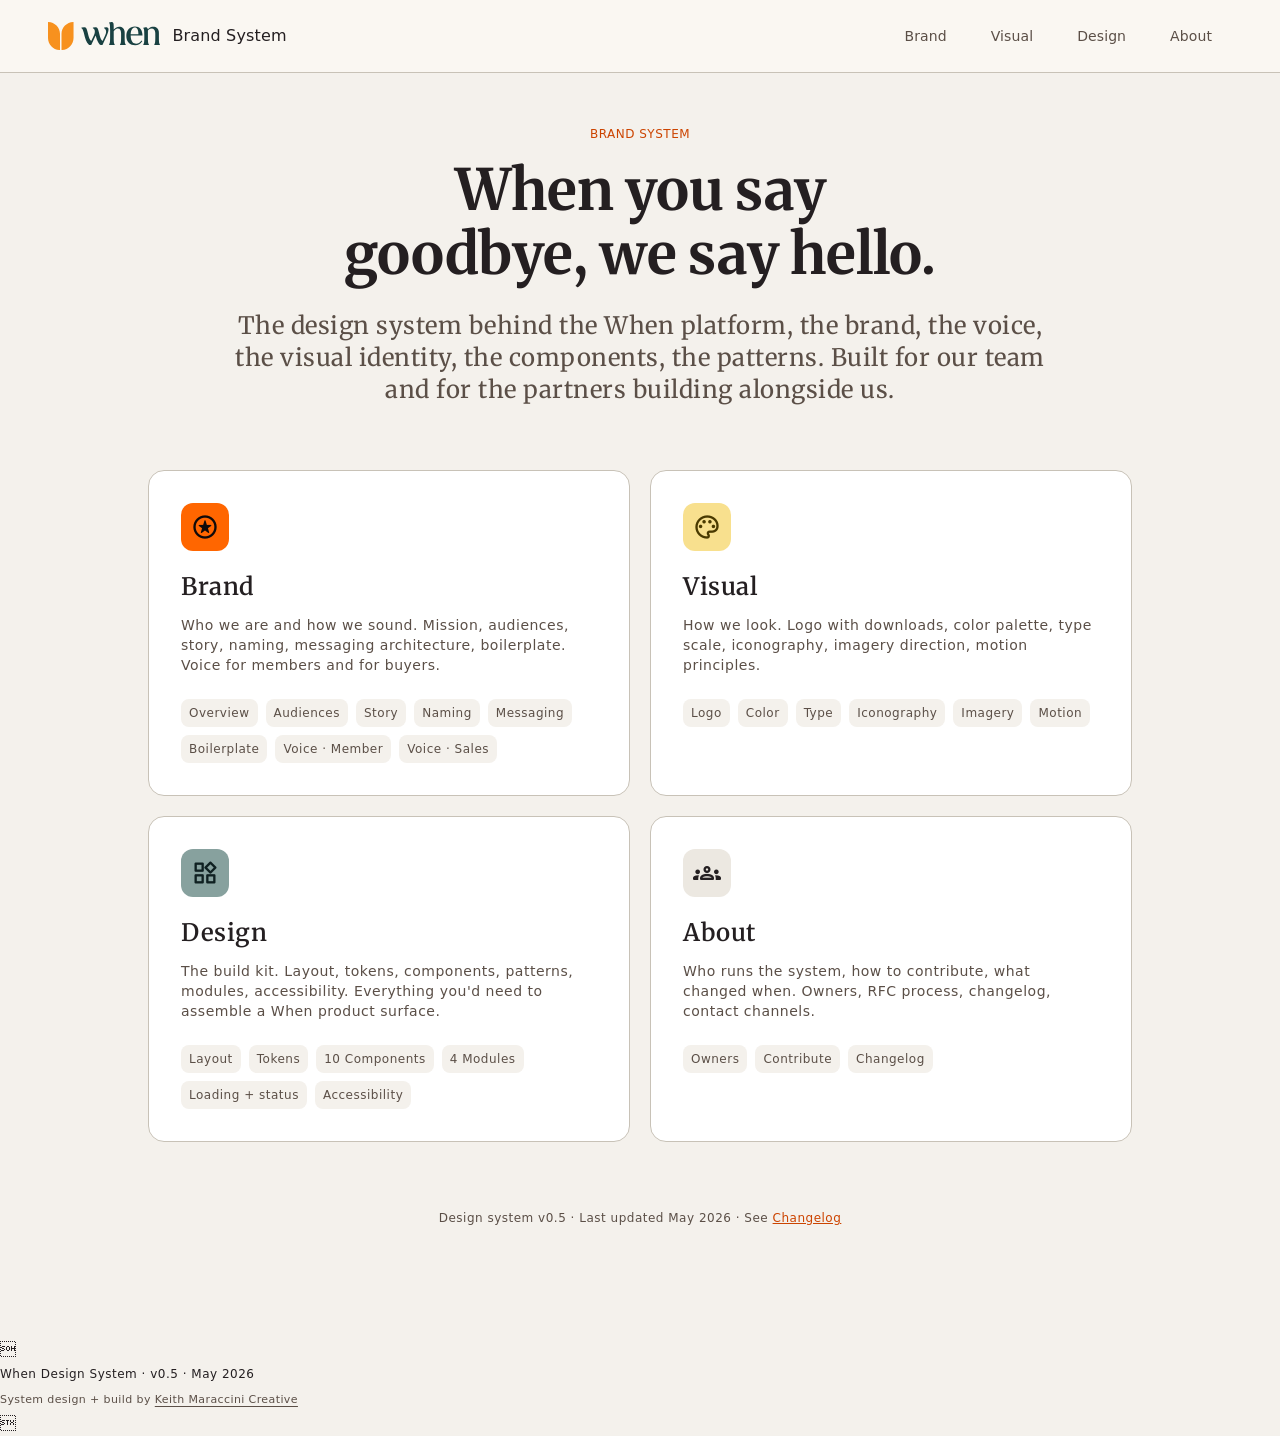
<file: index.html>
<!DOCTYPE html>
<html lang="en">
<head>
  <meta charset="UTF-8" />
  <meta name="viewport" content="width=device-width, initial-scale=1.0" />
  <title>When, Design System</title>
  <meta name="description" content="The When design system: brand, visual identity, design system, voice. Cross-team creative toolkit." />
  <link rel="icon" type="image/svg+xml" href="when-logo.svg" />
  <link rel="preconnect" href="https://fonts.gstatic.com" crossorigin />
  <link rel="stylesheet" href="https://fonts.googleapis.com/css2?family=Material+Symbols+Rounded:opsz,wght,FILL,GRAD@20..48,100..700,0..1,-50..200" />
  <link rel="stylesheet" href="https://fonts.googleapis.com/css2?family=Merriweather:opsz,wght@18..144,300..900&display=swap" />
  <link rel="stylesheet" href="showcase.css" />
  <style>
    /* Landing-page only: stacked 4-card grid */
    .landing { max-width: 1080px; margin: 0 auto; padding: var(--s-12) var(--s-12) var(--s-24); }
    .landing__hero { text-align: center; margin-bottom: var(--s-16); }
    .landing__hero .page__title { max-width: 22ch; margin-left: auto; margin-right: auto; }
    .landing__hero .page__intro { max-width: 56ch; margin-left: auto; margin-right: auto; }
    .landing__grid { display: grid; grid-template-columns: repeat(2, 1fr); gap: var(--s-5); }
    @media (max-width: 720px) { .landing__grid { grid-template-columns: 1fr; } }
    .landing__card {
      background: var(--color-surface-container-lowest);
      border: 1px solid var(--color-outline-variant);
      border-radius: var(--shape-lg);
      padding: var(--s-8);
      text-decoration: none;
      color: inherit;
      display: flex;
      flex-direction: column;
      gap: var(--s-3);
      transition:
        box-shadow var(--motion-duration-short3) var(--motion-easing-emphasized),
        transform  var(--motion-duration-short3) var(--motion-easing-emphasized),
        border-color var(--motion-duration-short3) var(--motion-easing-emphasized);
    }
    .landing__card:hover {
      box-shadow: var(--elev-3);
      transform: translateY(-2px);
      border-color: var(--color-primary);
    }
    .landing__card__icon {
      width: 48px;
      height: 48px;
      border-radius: var(--shape-md);
      background: var(--color-primary-container);
      color: var(--color-on-primary-container);
      display: grid;
      place-items: center;
      margin-bottom: var(--s-2);
    }
    .landing__card__icon .material-symbols-rounded { font-size: 28px; color: inherit; }
    .landing__card__title {
      font-family: var(--font-display);
      font-size: var(--type-headline-small-size);
      line-height: var(--type-headline-small-lh);
      font-weight: 600;
      margin: 0;
    }
    .landing__card__body {
      font-family: var(--font-body);
      font-size: var(--type-body-medium-size);
      line-height: var(--type-body-medium-lh);
      color: var(--color-on-surface-variant);
      margin: 0;
    }
    .landing__card__sublist {
      list-style: none;
      margin: var(--s-3) 0 0;
      padding: 0;
      display: flex;
      flex-wrap: wrap;
      gap: var(--s-2);
    }
    .landing__card__sublist li {
      font-family: var(--font-body);
      font-size: var(--type-body-small-size);
      color: var(--color-on-surface-variant);
      padding: 2px 8px;
      background: var(--color-surface-container);
      border-radius: var(--shape-sm);
    }
  </style>
</head>
<body>

  <header class="app-header">
    <a class="app-header__brand" href="./index.html">
      <img src="when-logo.svg" alt="When" />
      <span class="app-header__title">Brand System</span>
    </a>
    <nav class="app-nav" aria-label="Primary">
      <a class="app-nav__link" href="./brand.html">Brand</a>
      <a class="app-nav__link" href="./visual.html">Visual</a>
      <a class="app-nav__link" href="./design.html">Design</a>
      <a class="app-nav__link" href="./governance.html">About</a>
    </nav>
  </header>

  <main class="landing">

    <section class="landing__hero">
      <span class="page__eyebrow">Brand System</span>
      <h1 class="page__title">When you say goodbye, we say hello.</h1>
      <p class="page__intro">
        The design system behind the When platform, the brand, the voice, the
        visual identity, the components, the patterns. Built for our team and
        for the partners building alongside us.
      </p>
    </section>

    <div class="landing__grid">

      <a class="landing__card" href="./brand.html">
        <div class="landing__card__icon"><span class="material-symbols-rounded">stars</span></div>
        <h2 class="landing__card__title">Brand</h2>
        <p class="landing__card__body">Who we are and how we sound. Mission, audiences, story, naming, messaging architecture, boilerplate. Voice for members and for buyers.</p>
        <ul class="landing__card__sublist">
          <li>Overview</li><li>Audiences</li><li>Story</li><li>Naming</li><li>Messaging</li><li>Boilerplate</li><li>Voice · Member</li><li>Voice · Sales</li>
        </ul>
      </a>

      <a class="landing__card" href="./visual.html">
        <div class="landing__card__icon" style="background: var(--color-secondary-container); color: var(--color-on-secondary-container);"><span class="material-symbols-rounded">palette</span></div>
        <h2 class="landing__card__title">Visual</h2>
        <p class="landing__card__body">How we look. Logo with downloads, color palette, type scale, iconography, imagery direction, motion principles.</p>
        <ul class="landing__card__sublist">
          <li>Logo</li><li>Color</li><li>Type</li><li>Iconography</li><li>Imagery</li><li>Motion</li>
        </ul>
      </a>

      <a class="landing__card" href="./design.html">
        <div class="landing__card__icon" style="background: var(--color-tertiary-container); color: var(--color-on-tertiary-container);"><span class="material-symbols-rounded">widgets</span></div>
        <h2 class="landing__card__title">Design</h2>
        <p class="landing__card__body">The build kit. Layout, tokens, components, patterns, modules, accessibility. Everything you'd need to assemble a When product surface.</p>
        <ul class="landing__card__sublist">
          <li>Layout</li><li>Tokens</li><li>10 Components</li><li>4 Modules</li><li>Loading + status</li><li>Accessibility</li>
        </ul>
      </a>

      <a class="landing__card" href="./governance.html">
        <div class="landing__card__icon" style="background: var(--color-surface-container-high); color: var(--color-on-surface);"><span class="material-symbols-rounded">groups</span></div>
        <h2 class="landing__card__title">About</h2>
        <p class="landing__card__body">Who runs the system, how to contribute, what changed when. Owners, RFC process, changelog, contact channels.</p>
        <ul class="landing__card__sublist">
          <li>Owners</li><li>Contribute</li><li>Changelog</li>
        </ul>
      </a>

    </div>

    <p style="text-align: center; margin-top: var(--s-16); color: var(--color-on-surface-variant); font-size: var(--type-body-small-size);">
      Design system v0.5 · Last updated May 2026 · See <a href="./governance.html#changelog" class="block--inline-link">Changelog</a>
    </p>

  </main>

  
    <div class="footer-meta">
      <div class="footer-meta__line">When Design System · v0.5 · May 2026</div>
      <div class="footer-meta__credit">System design + build by <a href="#" class="footer-meta__link">Keith Maraccini Creative</a></div>
    </div>
  

</body>
</html>
</file>
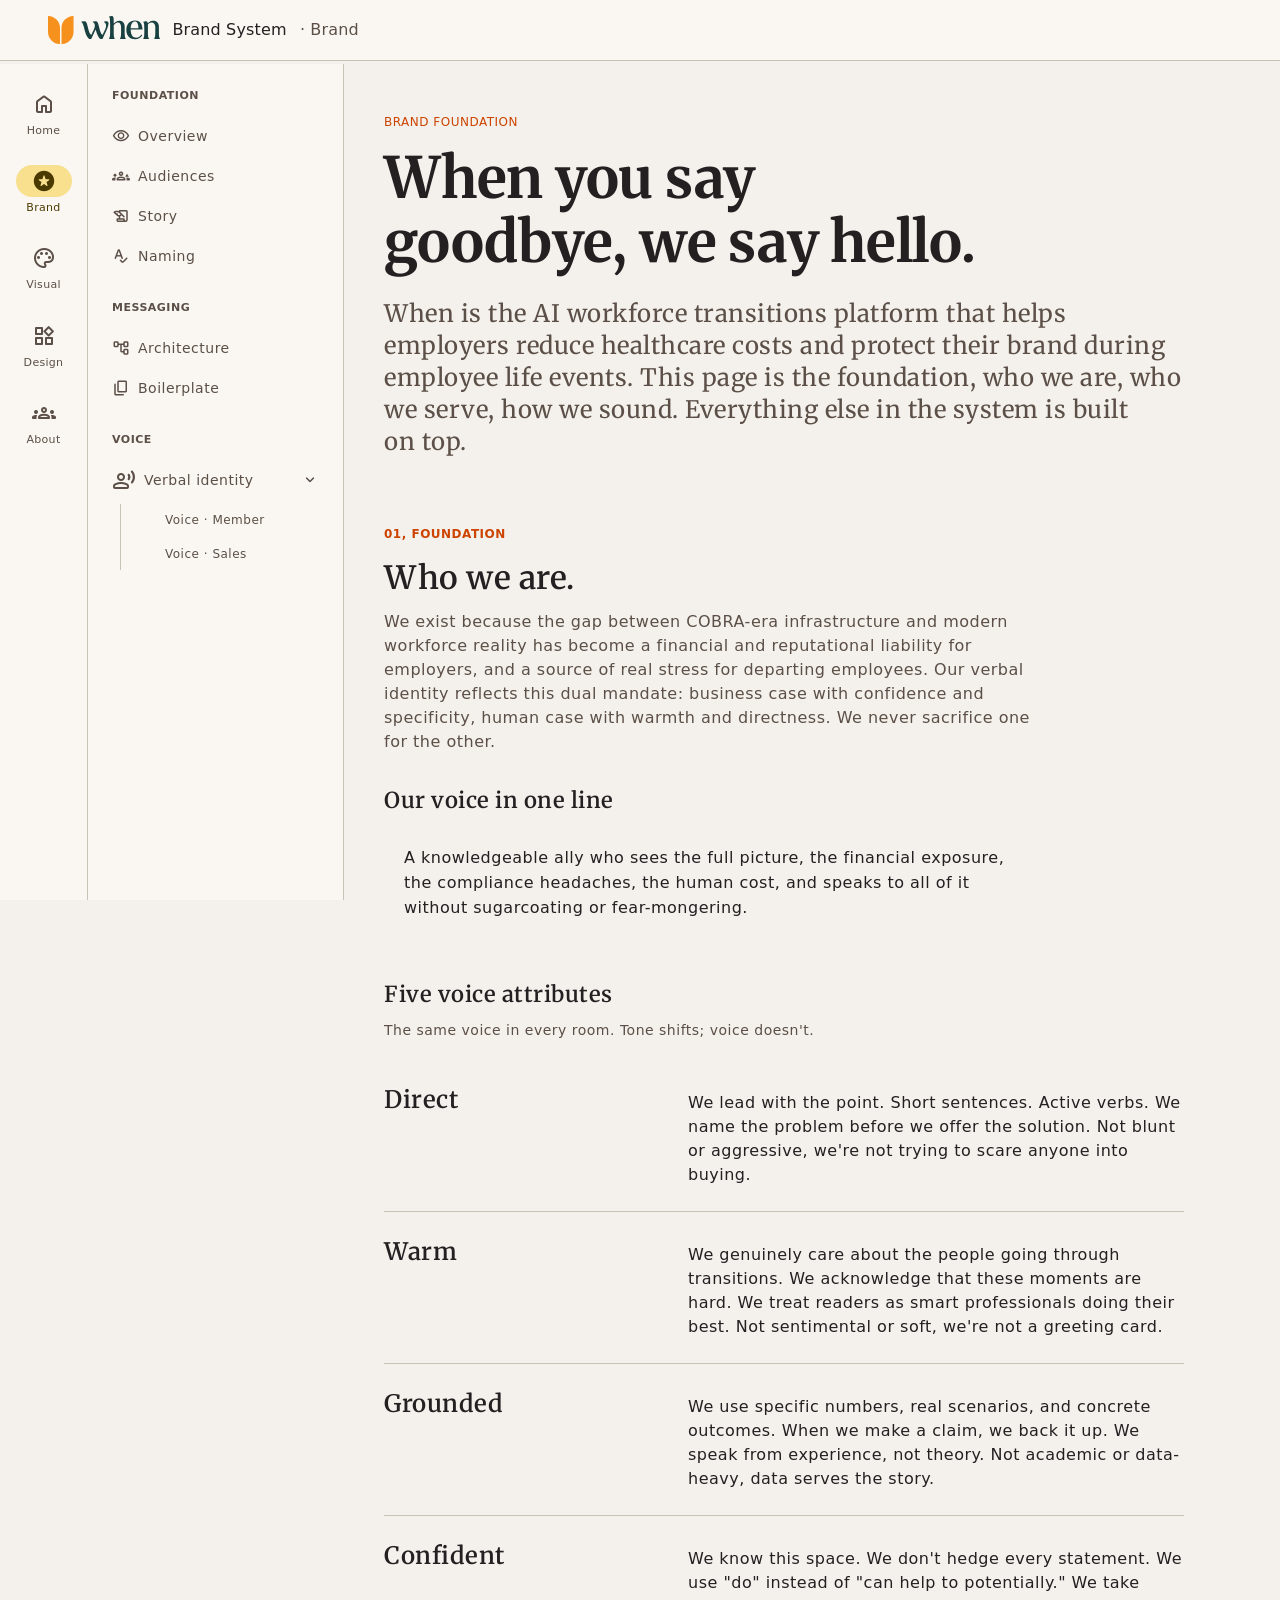
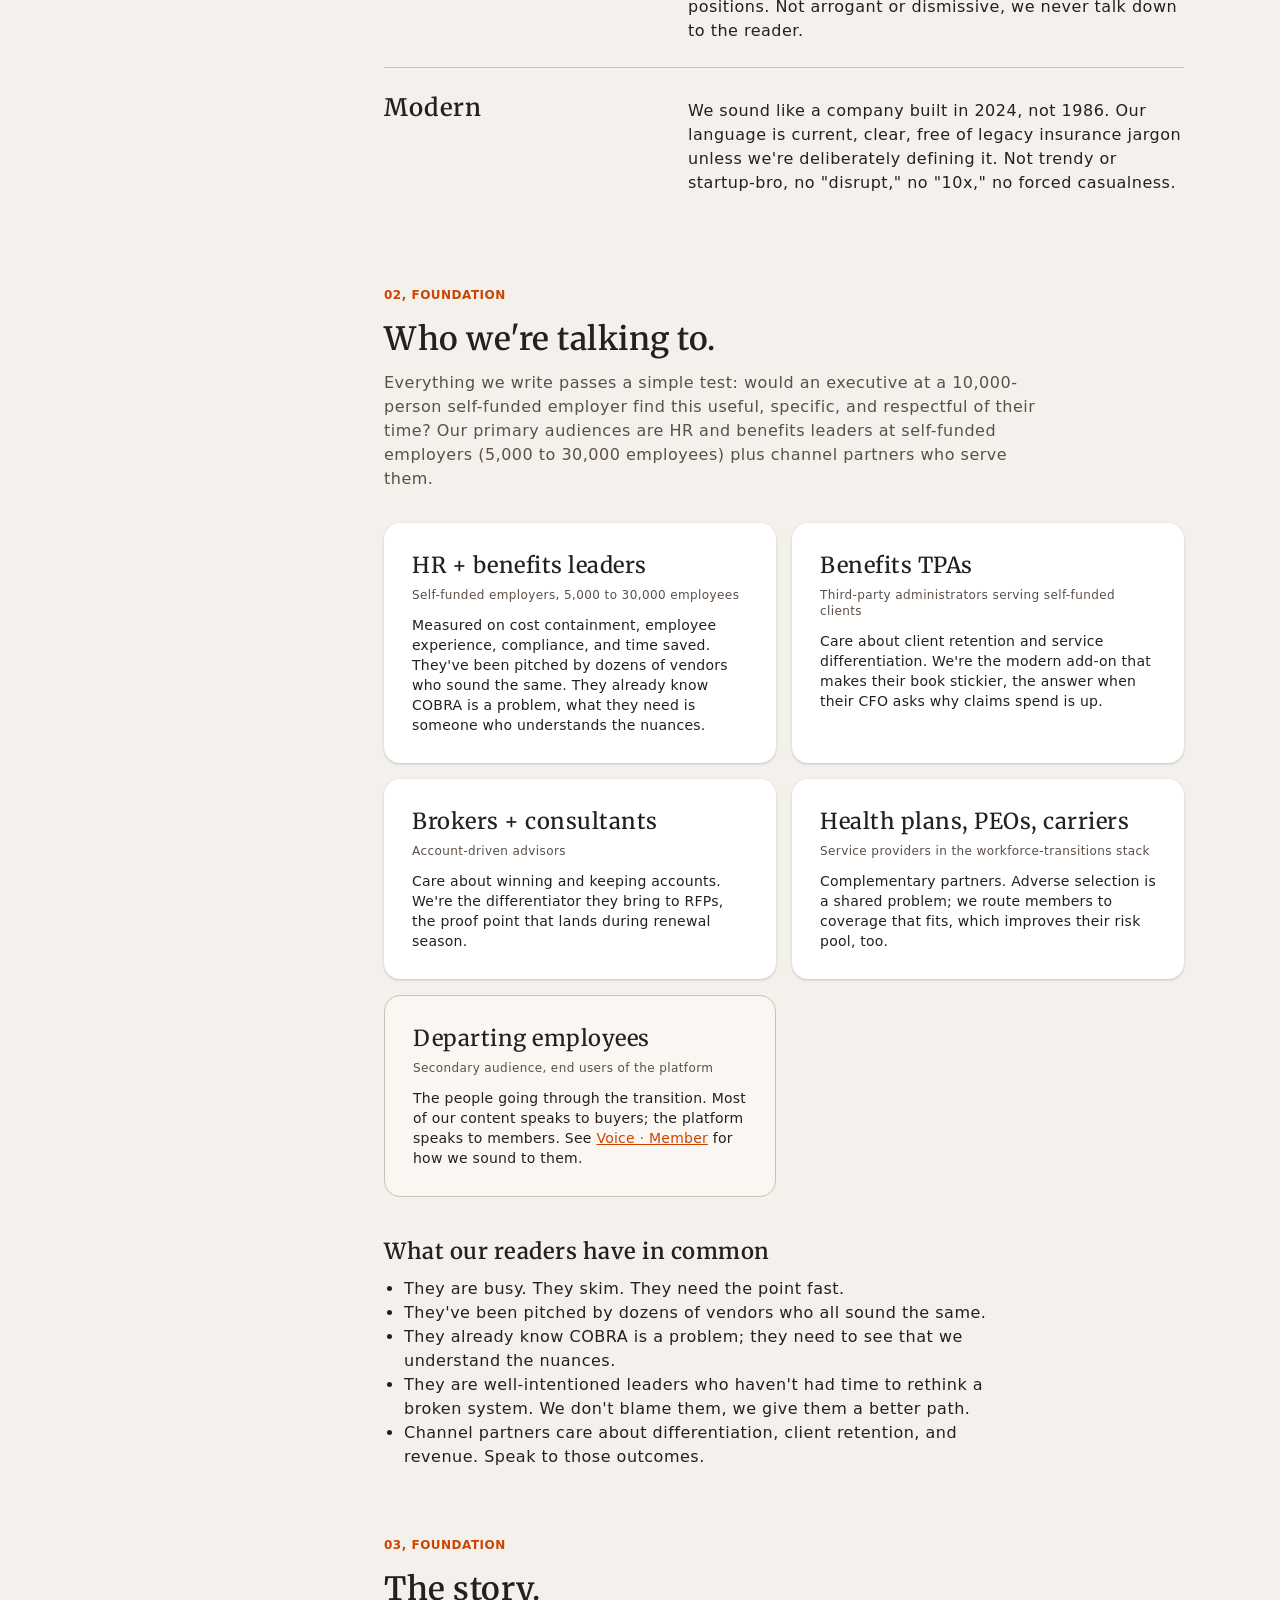
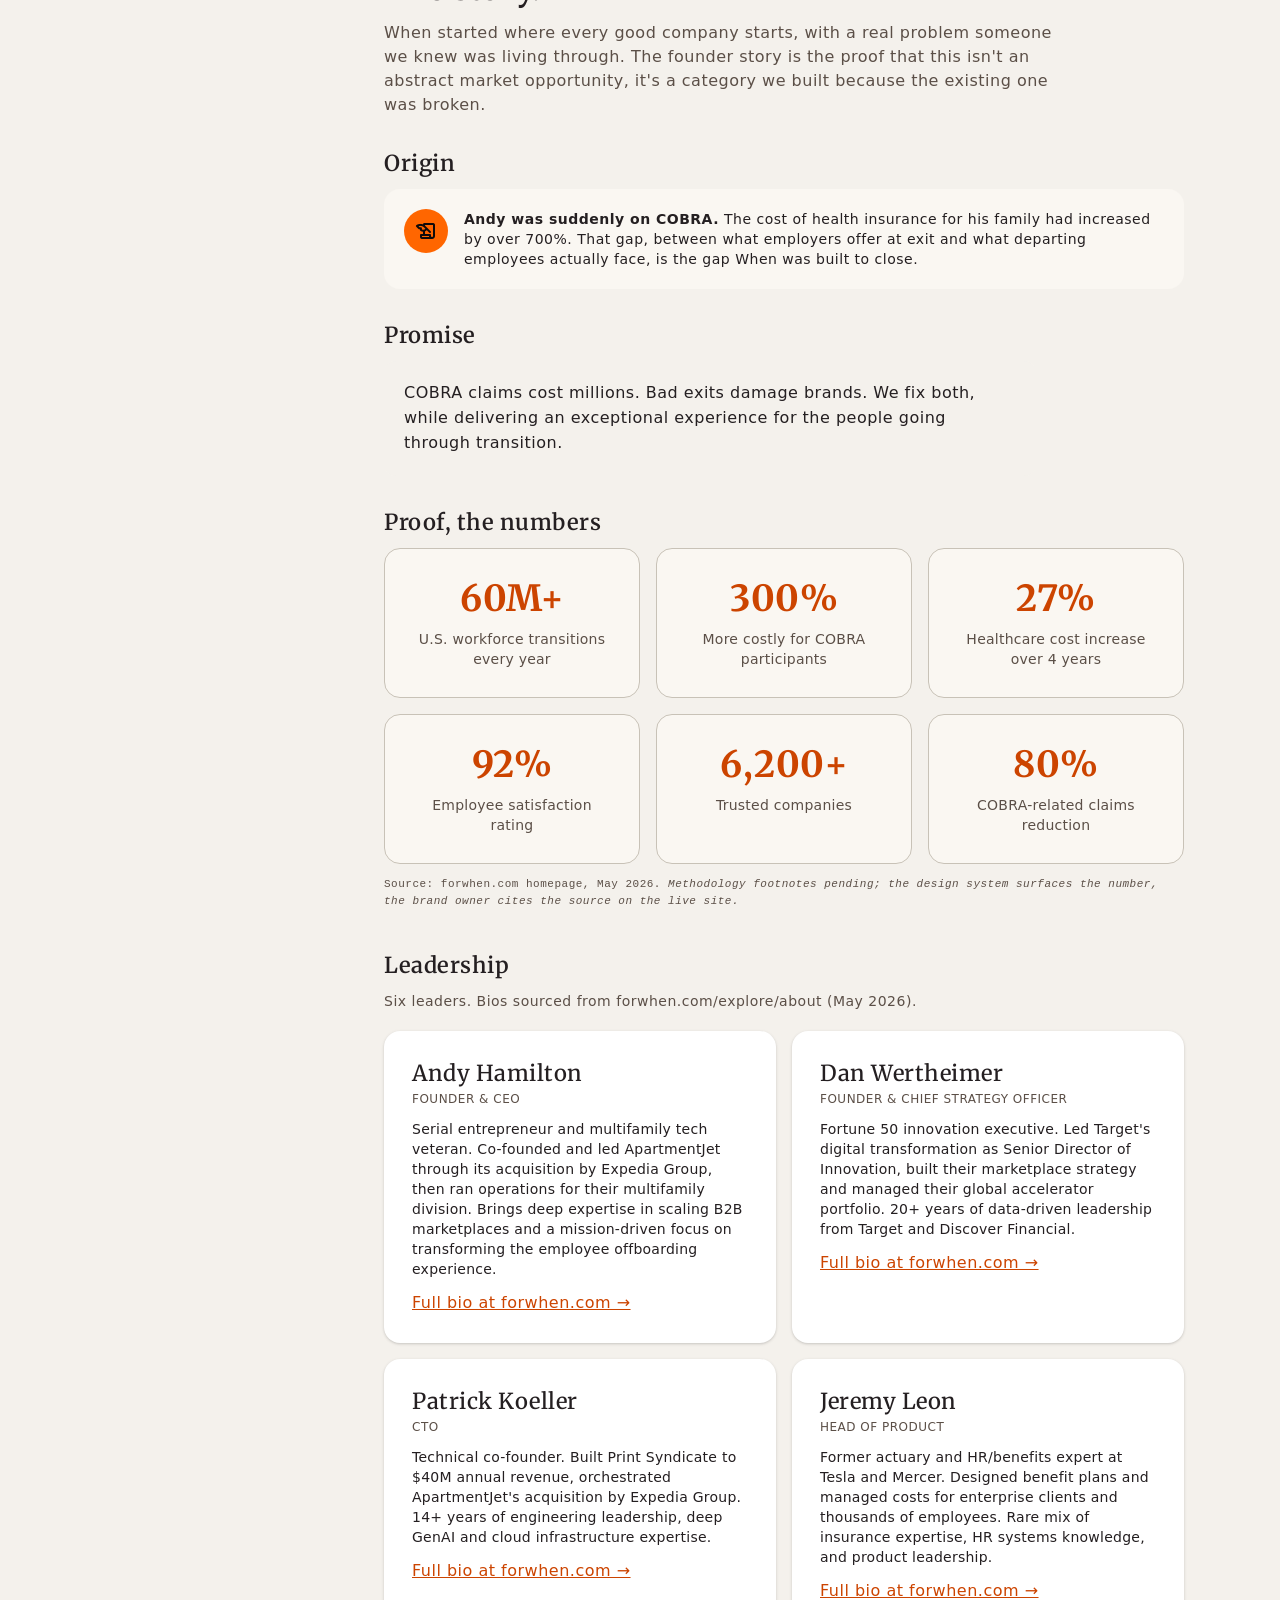
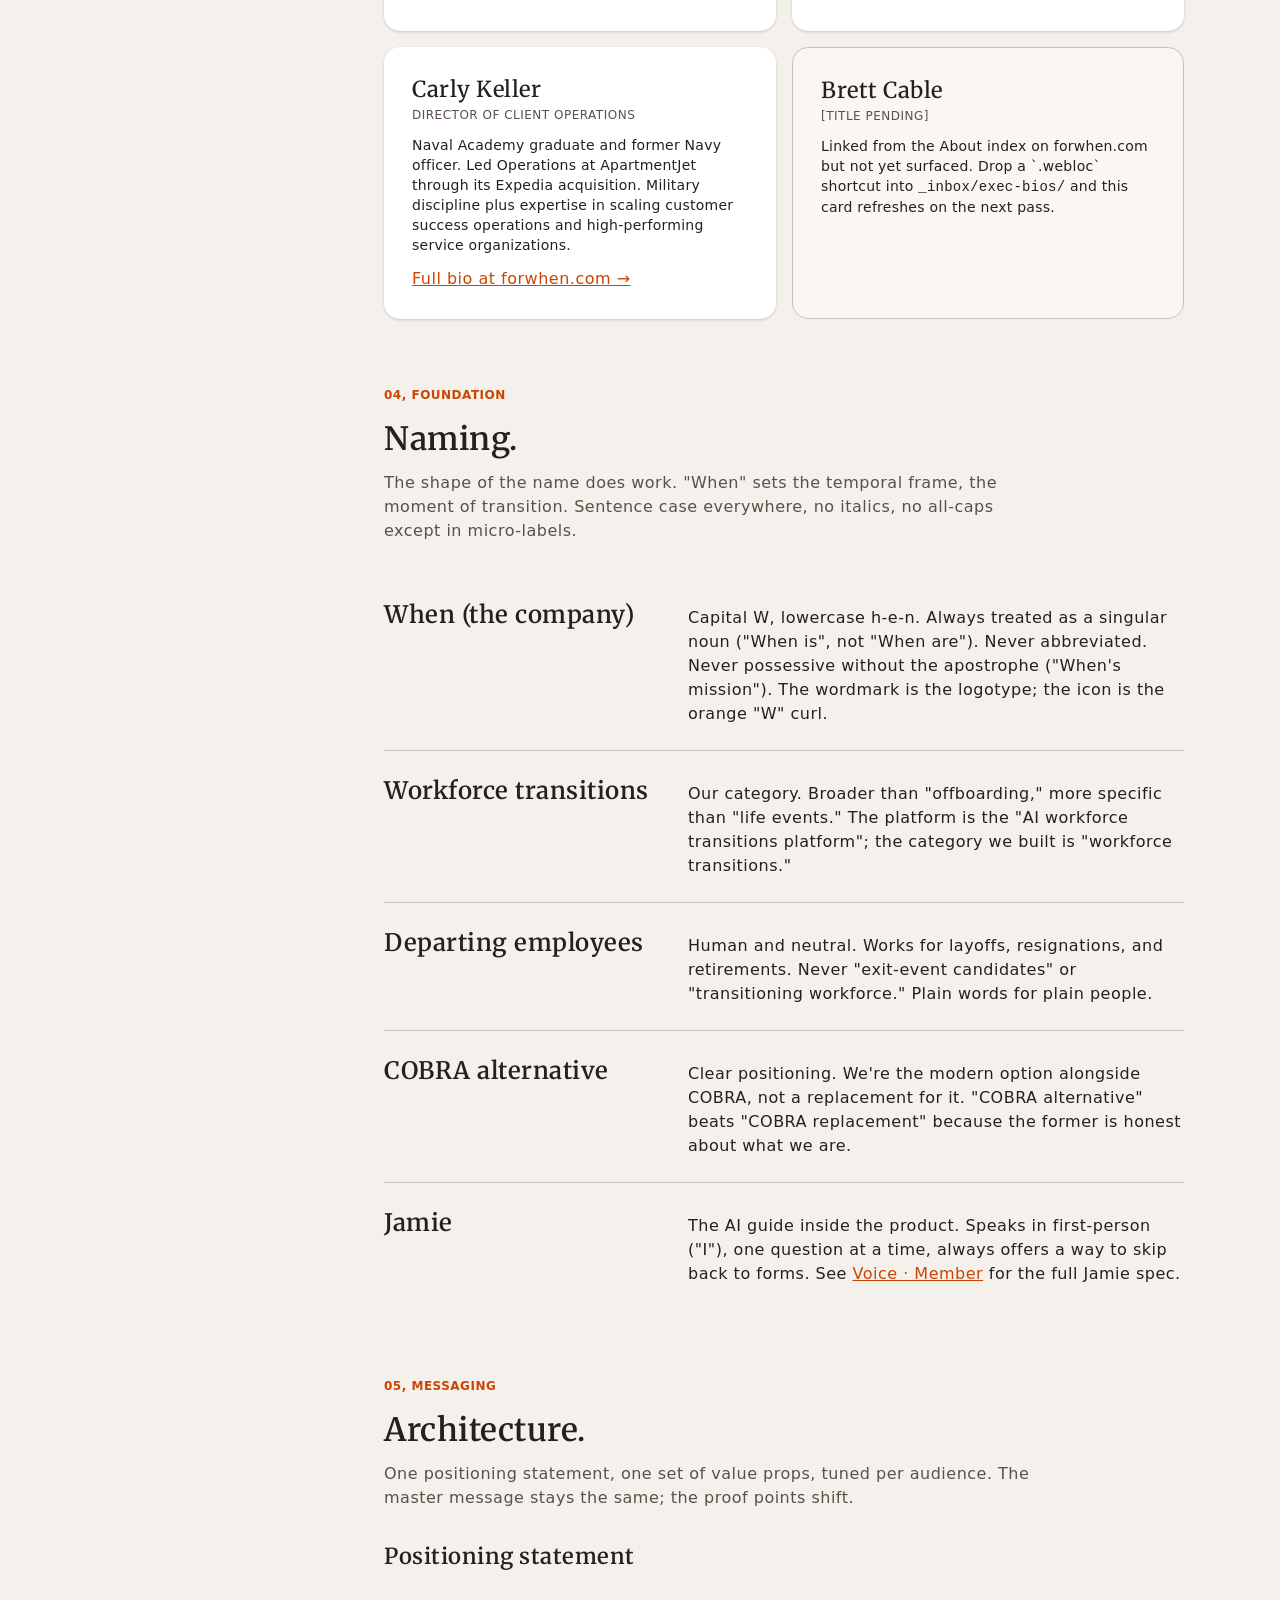
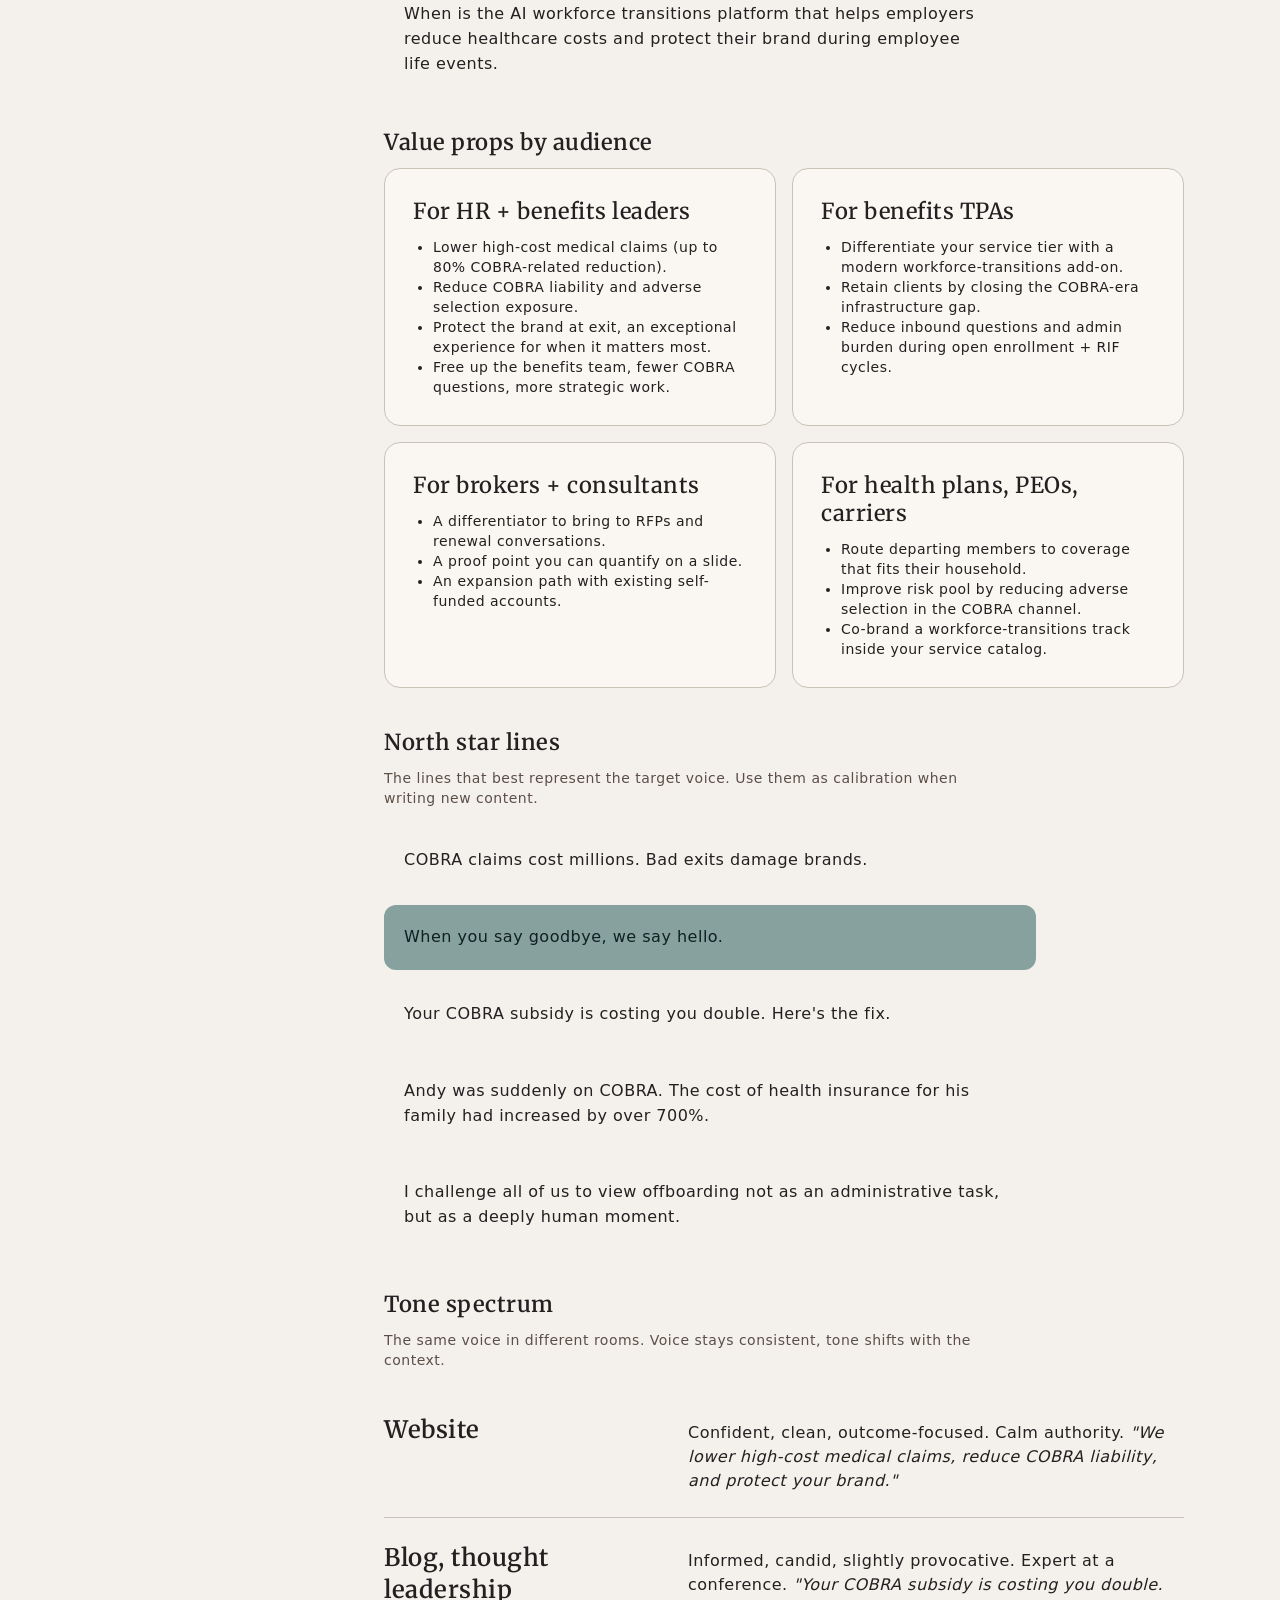
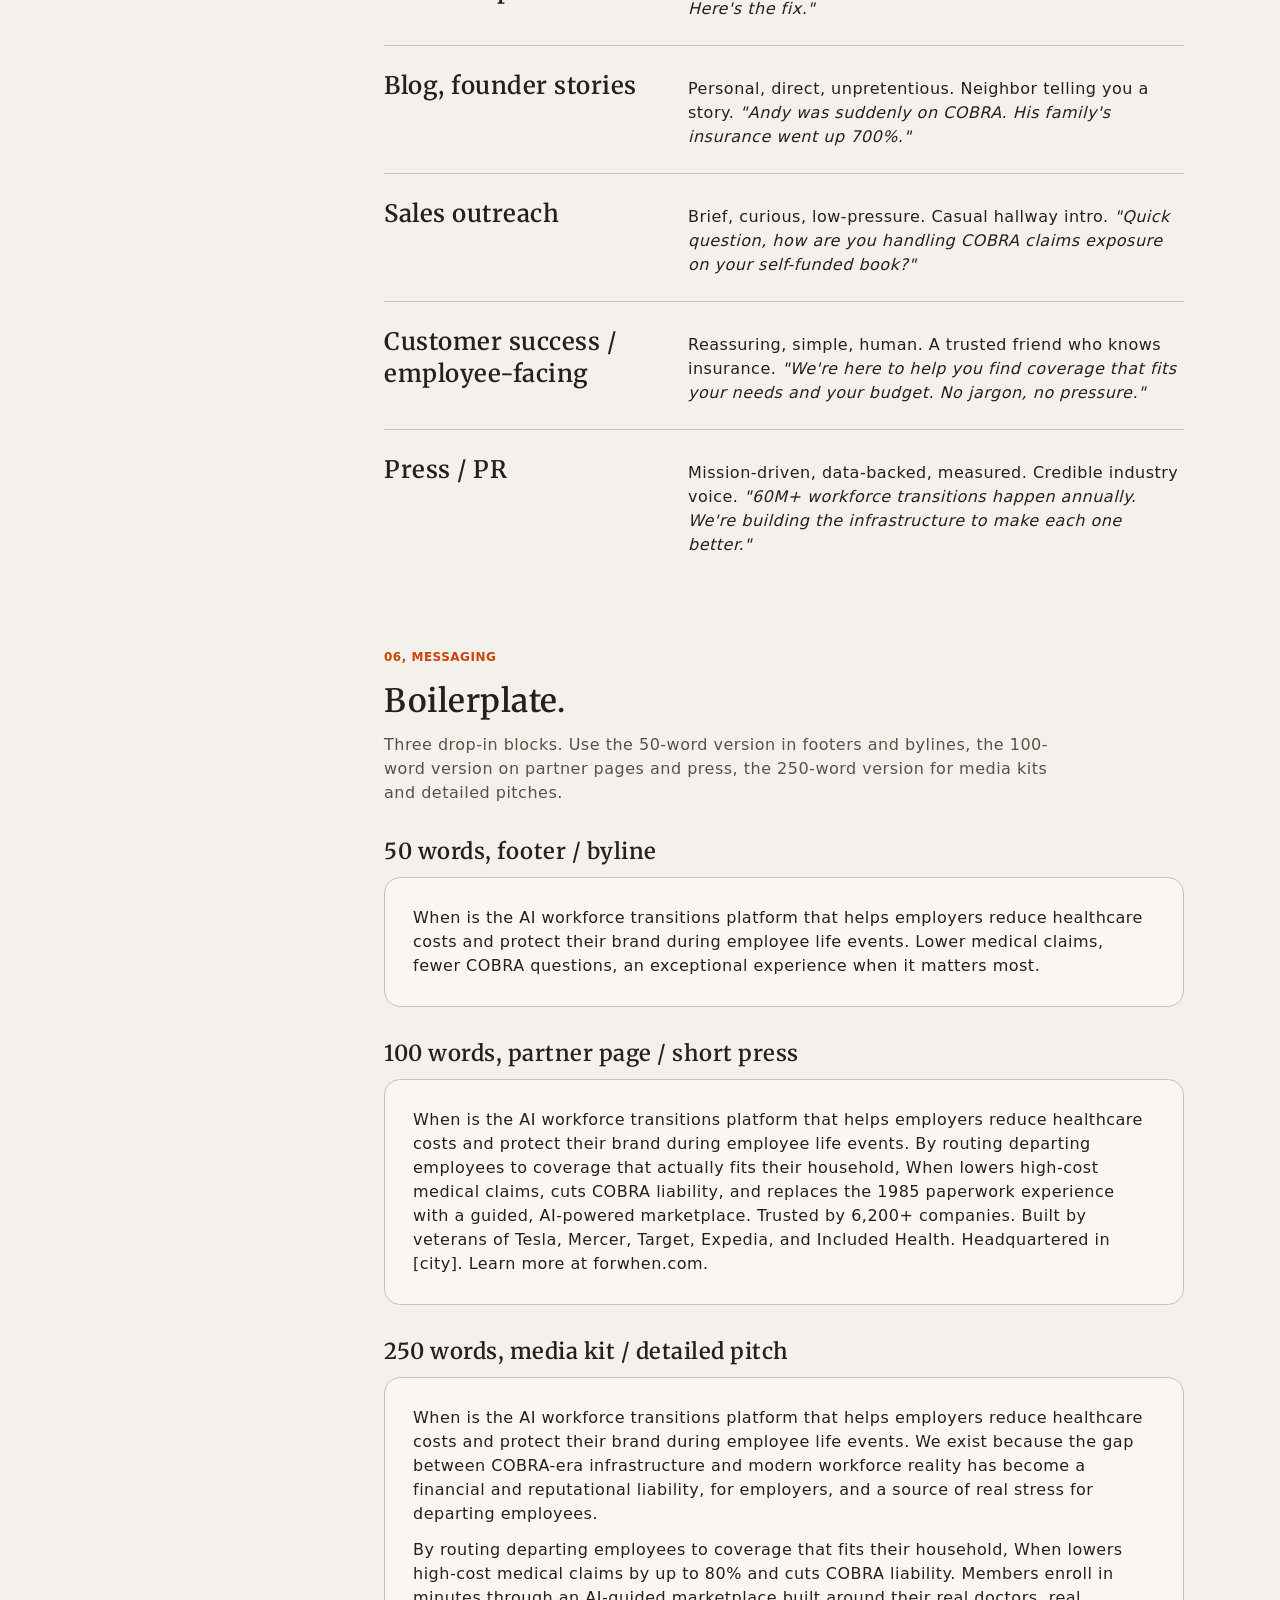
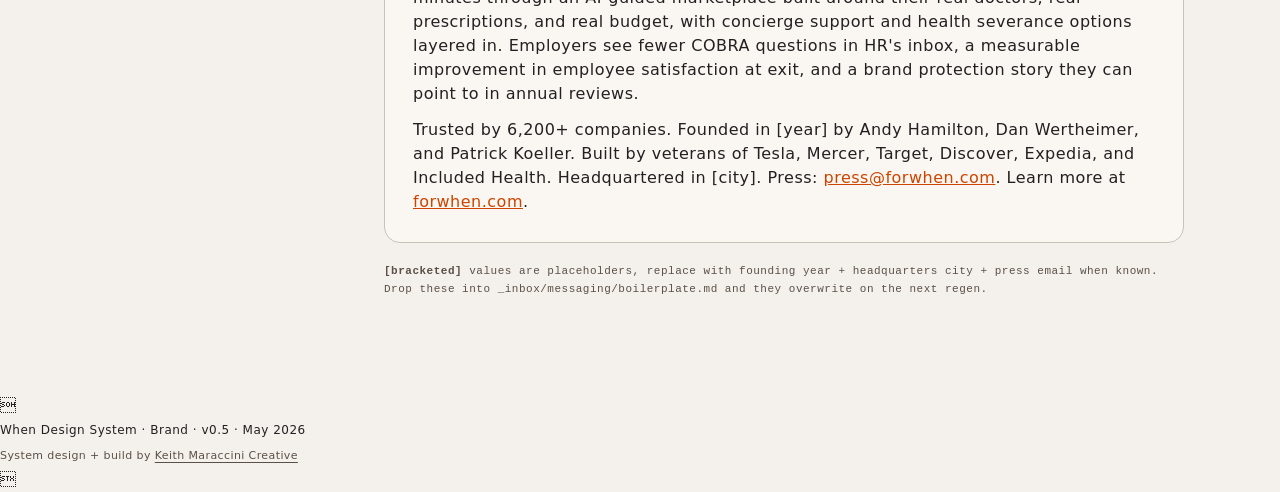
<file: brand.html>
<!DOCTYPE html>
<html lang="en">
<head>
  <meta charset="UTF-8" />
  <meta name="viewport" content="width=device-width, initial-scale=1.0" />
  <title>When, Brand</title>
  <meta name="description" content="When brand foundation: who we are, who we serve, how we sound." />
  <link rel="icon" type="image/svg+xml" href="when-logo.svg" />
  <link rel="preconnect" href="https://fonts.gstatic.com" crossorigin />
  <link rel="stylesheet" href="https://fonts.googleapis.com/css2?family=Material+Symbols+Rounded:opsz,wght,FILL,GRAD@20..48,100..700,0..1,-50..200" />
  <link rel="stylesheet" href="https://fonts.googleapis.com/css2?family=Merriweather:opsz,wght@18..144,300..900&display=swap" />
  <link rel="stylesheet" href="showcase.css" />
</head>
<body>

  <header class="app-header">
    <a class="app-header__brand" href="./index.html">
      <img src="when-logo.svg" alt="When" />
      <span class="app-header__title">Brand System <em>· Brand</em></span>
    </a>
  </header>

  <div class="shell">
    <!-- LAYER 1 — RAIL -->
    <aside class="shell-rail" aria-label="System sections">
      <a class="shell-rail__item" href="./index.html"><span class="shell-rail__icon"><span class="material-symbols-rounded">home</span></span><span class="shell-rail__label">Home</span></a>
      <a class="shell-rail__item" href="./brand.html" aria-current="page"><span class="shell-rail__icon"><span class="material-symbols-rounded">stars</span></span><span class="shell-rail__label">Brand</span></a>
      <a class="shell-rail__item" href="./visual.html"><span class="shell-rail__icon"><span class="material-symbols-rounded">palette</span></span><span class="shell-rail__label">Visual</span></a>
      <a class="shell-rail__item" href="./design.html"><span class="shell-rail__icon"><span class="material-symbols-rounded">widgets</span></span><span class="shell-rail__label">Design</span></a>
      <a class="shell-rail__item" href="./governance.html"><span class="shell-rail__icon"><span class="material-symbols-rounded">groups</span></span><span class="shell-rail__label">About</span></a>
    </aside>

    <!-- LAYER 2 — SUBNAV (with LAYER 3 accordion for Voice) -->
    <aside class="shell-subnav" aria-label="On-page navigation">
      <div class="shell-subnav__group">
        <p class="shell-subnav__group-label">Foundation</p>
        <nav class="shell-subnav__list">
          <a class="shell-subnav__item" href="#overview"><span class="material-symbols-rounded">visibility</span>Overview</a>
          <a class="shell-subnav__item" href="#audiences"><span class="material-symbols-rounded">groups_3</span>Audiences</a>
          <a class="shell-subnav__item" href="#story"><span class="material-symbols-rounded">history_edu</span>Story</a>
          <a class="shell-subnav__item" href="#naming"><span class="material-symbols-rounded">spellcheck</span>Naming</a>
        </nav>
      </div>
      <div class="shell-subnav__group">
        <p class="shell-subnav__group-label">Messaging</p>
        <nav class="shell-subnav__list">
          <a class="shell-subnav__item" href="#messaging"><span class="material-symbols-rounded">account_tree</span>Architecture</a>
          <a class="shell-subnav__item" href="#boilerplate"><span class="material-symbols-rounded">content_copy</span>Boilerplate</a>
        </nav>
      </div>
      <div class="shell-subnav__group">
        <p class="shell-subnav__group-label">Voice</p>
        <nav class="shell-subnav__list">
          <details class="shell-subnav__accordion" open>
            <summary><span class="material-symbols-rounded">record_voice_over</span>Verbal identity<span class="material-symbols-rounded shell-subnav__chevron">chevron_right</span></summary>
            <ul class="shell-subnav__sublist">
              <li><a class="shell-subnav__item" href="./voice.html">Voice · Member</a></li>
              <li><a class="shell-subnav__item" href="./voice-sales.html">Voice · Sales</a></li>
            </ul>
          </details>
        </nav>
      </div>
    </aside>

    <main class="shell-main">

      <section class="page__hero">
        <span class="page__eyebrow">Brand Foundation</span>
        <h1 class="page__title">When you say goodbye, we say hello.</h1>
        <p class="page__intro">
          When is the AI workforce transitions platform that helps employers
          reduce healthcare costs and protect their brand during employee life
          events. This page is the foundation, who we are, who we serve, how
          we sound. Everything else in the system is built on top.
        </p>
      </section>

      <!-- 01 OVERVIEW -->
      <section class="section" id="overview">
        <p class="section__label">01, Foundation</p>
        <h2 class="section__title">Who we are.</h2>
        <p class="section__intro">
          We exist because the gap between COBRA-era infrastructure and modern
          workforce reality has become a financial and reputational liability
          for employers, and a source of real stress for departing employees.
          Our verbal identity reflects this dual mandate: business case with
          confidence and specificity, human case with warmth and directness.
          We never sacrifice one for the other.
        </p>

        <h3 class="subsection__title" style="margin-top: var(--s-8);">Our voice in one line</h3>
        <p class="example">A knowledgeable ally who sees the full picture, the financial exposure, the compliance headaches, the human cost, and speaks to all of it without sugarcoating or fear-mongering.</p>

        <h3 class="subsection__title" style="margin-top: var(--s-10);">Five voice attributes</h3>
        <p class="subsection__body">
          The same voice in every room. Tone shifts; voice doesn't.
        </p>

        <div class="voice-row">
          <h3 class="voice-row__title">Direct</h3>
          <p class="voice-row__body">
            We lead with the point. Short sentences. Active verbs. We name the
            problem before we offer the solution. Not blunt or aggressive, we're
            not trying to scare anyone into buying.
          </p>
        </div>
        <div class="voice-row">
          <h3 class="voice-row__title">Warm</h3>
          <p class="voice-row__body">
            We genuinely care about the people going through transitions. We
            acknowledge that these moments are hard. We treat readers as smart
            professionals doing their best. Not sentimental or soft, we're not a
            greeting card.
          </p>
        </div>
        <div class="voice-row">
          <h3 class="voice-row__title">Grounded</h3>
          <p class="voice-row__body">
            We use specific numbers, real scenarios, and concrete outcomes. When
            we make a claim, we back it up. We speak from experience, not theory.
            Not academic or data-heavy, data serves the story.
          </p>
        </div>
        <div class="voice-row">
          <h3 class="voice-row__title">Confident</h3>
          <p class="voice-row__body">
            We know this space. We don't hedge every statement. We use "do"
            instead of "can help to potentially." We take positions. Not arrogant
            or dismissive, we never talk down to the reader.
          </p>
        </div>
        <div class="voice-row">
          <h3 class="voice-row__title">Modern</h3>
          <p class="voice-row__body">
            We sound like a company built in 2024, not 1986. Our language is
            current, clear, free of legacy insurance jargon unless we're
            deliberately defining it. Not trendy or startup-bro, no "disrupt,"
            no "10x," no forced casualness.
          </p>
        </div>
      </section>

      <!-- 02 AUDIENCES -->
      <section class="section" id="audiences">
        <p class="section__label">02, Foundation</p>
        <h2 class="section__title">Who we're talking to.</h2>
        <p class="section__intro">
          Everything we write passes a simple test: would an executive at a
          10,000-person self-funded employer find this useful, specific, and
          respectful of their time? Our primary audiences are HR and benefits
          leaders at self-funded employers (5,000 to 30,000 employees) plus
          channel partners who serve them.
        </p>

        <div class="grid-2">
          <div class="card">
            <p class="t-title-l" style="margin: 0 0 var(--s-2);">HR + benefits leaders</p>
            <p class="t-body-s" style="color: var(--color-on-surface-variant); margin: 0 0 var(--s-3);">Self-funded employers, 5,000 to 30,000 employees</p>
            <p class="t-body-m" style="margin: 0;">Measured on cost containment, employee experience, compliance, and time saved. They've been pitched by dozens of vendors who sound the same. They already know COBRA is a problem, what they need is someone who understands the nuances.</p>
          </div>
          <div class="card">
            <p class="t-title-l" style="margin: 0 0 var(--s-2);">Benefits TPAs</p>
            <p class="t-body-s" style="color: var(--color-on-surface-variant); margin: 0 0 var(--s-3);">Third-party administrators serving self-funded clients</p>
            <p class="t-body-m" style="margin: 0;">Care about client retention and service differentiation. We're the modern add-on that makes their book stickier, the answer when their CFO asks why claims spend is up.</p>
          </div>
          <div class="card">
            <p class="t-title-l" style="margin: 0 0 var(--s-2);">Brokers + consultants</p>
            <p class="t-body-s" style="color: var(--color-on-surface-variant); margin: 0 0 var(--s-3);">Account-driven advisors</p>
            <p class="t-body-m" style="margin: 0;">Care about winning and keeping accounts. We're the differentiator they bring to RFPs, the proof point that lands during renewal season.</p>
          </div>
          <div class="card">
            <p class="t-title-l" style="margin: 0 0 var(--s-2);">Health plans, PEOs, carriers</p>
            <p class="t-body-s" style="color: var(--color-on-surface-variant); margin: 0 0 var(--s-3);">Service providers in the workforce-transitions stack</p>
            <p class="t-body-m" style="margin: 0;">Complementary partners. Adverse selection is a shared problem; we route members to coverage that fits, which improves their risk pool, too.</p>
          </div>
          <div class="card card--outlined">
            <p class="t-title-l" style="margin: 0 0 var(--s-2);">Departing employees</p>
            <p class="t-body-s" style="color: var(--color-on-surface-variant); margin: 0 0 var(--s-3);">Secondary audience, end users of the platform</p>
            <p class="t-body-m" style="margin: 0;">The people going through the transition. Most of our content speaks to buyers; the platform speaks to members. See <a href="./voice.html">Voice · Member</a> for how we sound to them.</p>
          </div>
        </div>

        <h3 class="subsection__title" style="margin-top: var(--s-10);">What our readers have in common</h3>
        <ul style="font-family: var(--font-body); font-size: var(--type-body-large-size); line-height: var(--type-body-large-lh); margin: 0; padding-left: var(--s-5); max-width: 64ch;">
          <li>They are busy. They skim. They need the point fast.</li>
          <li>They've been pitched by dozens of vendors who all sound the same.</li>
          <li>They already know COBRA is a problem; they need to see that we understand the nuances.</li>
          <li>They are well-intentioned leaders who haven't had time to rethink a broken system. We don't blame them, we give them a better path.</li>
          <li>Channel partners care about differentiation, client retention, and revenue. Speak to those outcomes.</li>
        </ul>
      </section>

      <!-- 03 STORY -->
      <section class="section" id="story">
        <p class="section__label">03, Foundation</p>
        <h2 class="section__title">The story.</h2>
        <p class="section__intro">
          When started where every good company starts, with a real problem
          someone we knew was living through. The founder story is the proof
          that this isn't an abstract market opportunity, it's a category we
          built because the existing one was broken.
        </p>

        <h3 class="subsection__title">Origin</h3>
        <p class="lede" style="margin: 0 0 var(--s-5);">
          <span class="lede__icon"><span class="material-symbols-rounded">history_edu</span></span>
          <span class="lede__text"><strong>Andy was suddenly on COBRA.</strong> The cost of health insurance for his family had increased by over 700%. That gap, between what employers offer at exit and what departing employees actually face, is the gap When was built to close.</span>
        </p>

        <h3 class="subsection__title" style="margin-top: var(--s-8);">Promise</h3>
        <p class="example">COBRA claims cost millions. Bad exits damage brands. We fix both, while delivering an exceptional experience for the people going through transition.</p>

        <h3 class="subsection__title" style="margin-top: var(--s-8);">Proof, the numbers</h3>
        <div class="grid-3">
          <div class="card card--outlined" style="text-align: center;">
            <p class="t-display-s" style="margin: 0; color: var(--color-primary);">60M+</p>
            <p class="t-body-m" style="margin: var(--s-2) 0 0; color: var(--color-on-surface-variant);">U.S. workforce transitions every year</p>
          </div>
          <div class="card card--outlined" style="text-align: center;">
            <p class="t-display-s" style="margin: 0; color: var(--color-primary);">300%</p>
            <p class="t-body-m" style="margin: var(--s-2) 0 0; color: var(--color-on-surface-variant);">More costly for COBRA participants</p>
          </div>
          <div class="card card--outlined" style="text-align: center;">
            <p class="t-display-s" style="margin: 0; color: var(--color-primary);">27%</p>
            <p class="t-body-m" style="margin: var(--s-2) 0 0; color: var(--color-on-surface-variant);">Healthcare cost increase over 4 years</p>
          </div>
          <div class="card card--outlined" style="text-align: center;">
            <p class="t-display-s" style="margin: 0; color: var(--color-primary);">92%</p>
            <p class="t-body-m" style="margin: var(--s-2) 0 0; color: var(--color-on-surface-variant);">Employee satisfaction rating</p>
          </div>
          <div class="card card--outlined" style="text-align: center;">
            <p class="t-display-s" style="margin: 0; color: var(--color-primary);">6,200+</p>
            <p class="t-body-m" style="margin: var(--s-2) 0 0; color: var(--color-on-surface-variant);">Trusted companies</p>
          </div>
          <div class="card card--outlined" style="text-align: center;">
            <p class="t-display-s" style="margin: 0; color: var(--color-primary);">80%</p>
            <p class="t-body-m" style="margin: var(--s-2) 0 0; color: var(--color-on-surface-variant);">COBRA-related claims reduction</p>
          </div>
        </div>
        <p class="demo__meta" style="margin-top: var(--s-3);">Source: forwhen.com homepage, May 2026. <em>Methodology footnotes pending; the design system surfaces the number, the brand owner cites the source on the live site.</em></p>

        <h3 class="subsection__title" style="margin-top: var(--s-10);">Leadership</h3>
        <p class="subsection__body">Six leaders. Bios sourced from forwhen.com/explore/about (May 2026).</p>

        <div class="grid-2">
          <div class="card card--interactive">
            <p class="t-title-l" style="margin: 0 0 var(--s-1);">Andy Hamilton</p>
            <p class="t-label-m" style="margin: 0 0 var(--s-3); color: var(--color-on-surface-variant); text-transform: uppercase; letter-spacing: 0.5px;">Founder & CEO</p>
            <p class="t-body-m" style="margin: 0;">Serial entrepreneur and multifamily tech veteran. Co-founded and led ApartmentJet through its acquisition by Expedia Group, then ran operations for their multifamily division. Brings deep expertise in scaling B2B marketplaces and a mission-driven focus on transforming the employee offboarding experience.</p>
            <p style="margin: var(--s-3) 0 0;"><a href="https://www.forwhen.com/explore/about/andy-hamilton" target="_blank" rel="noopener" class="block--inline-link">Full bio at forwhen.com →</a></p>
          </div>
          <div class="card card--interactive">
            <p class="t-title-l" style="margin: 0 0 var(--s-1);">Dan Wertheimer</p>
            <p class="t-label-m" style="margin: 0 0 var(--s-3); color: var(--color-on-surface-variant); text-transform: uppercase; letter-spacing: 0.5px;">Founder & Chief Strategy Officer</p>
            <p class="t-body-m" style="margin: 0;">Fortune 50 innovation executive. Led Target's digital transformation as Senior Director of Innovation, built their marketplace strategy and managed their global accelerator portfolio. 20+ years of data-driven leadership from Target and Discover Financial.</p>
            <p style="margin: var(--s-3) 0 0;"><a href="https://www.forwhen.com/explore/about/dan-wertheimer" target="_blank" rel="noopener" class="block--inline-link">Full bio at forwhen.com →</a></p>
          </div>
          <div class="card card--interactive">
            <p class="t-title-l" style="margin: 0 0 var(--s-1);">Patrick Koeller</p>
            <p class="t-label-m" style="margin: 0 0 var(--s-3); color: var(--color-on-surface-variant); text-transform: uppercase; letter-spacing: 0.5px;">CTO</p>
            <p class="t-body-m" style="margin: 0;">Technical co-founder. Built Print Syndicate to $40M annual revenue, orchestrated ApartmentJet's acquisition by Expedia Group. 14+ years of engineering leadership, deep GenAI and cloud infrastructure expertise.</p>
            <p style="margin: var(--s-3) 0 0;"><a href="https://www.forwhen.com/explore/about/patrick-koeller" target="_blank" rel="noopener" class="block--inline-link">Full bio at forwhen.com →</a></p>
          </div>
          <div class="card card--interactive">
            <p class="t-title-l" style="margin: 0 0 var(--s-1);">Jeremy Leon</p>
            <p class="t-label-m" style="margin: 0 0 var(--s-3); color: var(--color-on-surface-variant); text-transform: uppercase; letter-spacing: 0.5px;">Head of Product</p>
            <p class="t-body-m" style="margin: 0;">Former actuary and HR/benefits expert at Tesla and Mercer. Designed benefit plans and managed costs for enterprise clients and thousands of employees. Rare mix of insurance expertise, HR systems knowledge, and product leadership.</p>
            <p style="margin: var(--s-3) 0 0;"><a href="https://www.forwhen.com/explore/about/jeremy-leon" target="_blank" rel="noopener" class="block--inline-link">Full bio at forwhen.com →</a></p>
          </div>
          <div class="card card--interactive">
            <p class="t-title-l" style="margin: 0 0 var(--s-1);">Carly Keller</p>
            <p class="t-label-m" style="margin: 0 0 var(--s-3); color: var(--color-on-surface-variant); text-transform: uppercase; letter-spacing: 0.5px;">Director of Client Operations</p>
            <p class="t-body-m" style="margin: 0;">Naval Academy graduate and former Navy officer. Led Operations at ApartmentJet through its Expedia acquisition. Military discipline plus expertise in scaling customer success operations and high-performing service organizations.</p>
            <p style="margin: var(--s-3) 0 0;"><a href="https://www.forwhen.com/explore/about/carly-keller" target="_blank" rel="noopener" class="block--inline-link">Full bio at forwhen.com →</a></p>
          </div>
          <div class="card card--outlined">
            <p class="t-title-l" style="margin: 0 0 var(--s-1);">Brett Cable</p>
            <p class="t-label-m" style="margin: 0 0 var(--s-3); color: var(--color-on-surface-variant); text-transform: uppercase; letter-spacing: 0.5px;">[Title pending]</p>
            <p class="t-body-m" style="margin: 0;">Linked from the About index on forwhen.com but not yet surfaced. Drop a `.webloc` shortcut into <code>_inbox/exec-bios/</code> and this card refreshes on the next pass.</p>
          </div>
        </div>
      </section>

      <!-- 04 NAMING -->
      <section class="section" id="naming">
        <p class="section__label">04, Foundation</p>
        <h2 class="section__title">Naming.</h2>
        <p class="section__intro">
          The shape of the name does work. "When" sets the temporal frame, the
          moment of transition. Sentence case everywhere, no italics, no
          all-caps except in micro-labels.
        </p>

        <div class="voice-row">
          <h3 class="voice-row__title">When (the company)</h3>
          <p class="voice-row__body">
            Capital W, lowercase h-e-n. Always treated as a singular noun ("When
            is", not "When are"). Never abbreviated. Never possessive without
            the apostrophe ("When's mission"). The wordmark is the logotype;
            the icon is the orange "W" curl.
          </p>
        </div>
        <div class="voice-row">
          <h3 class="voice-row__title">Workforce transitions</h3>
          <p class="voice-row__body">
            Our category. Broader than "offboarding," more specific than "life
            events." The platform is the "AI workforce transitions platform";
            the category we built is "workforce transitions."
          </p>
        </div>
        <div class="voice-row">
          <h3 class="voice-row__title">Departing employees</h3>
          <p class="voice-row__body">
            Human and neutral. Works for layoffs, resignations, and retirements.
            Never "exit-event candidates" or "transitioning workforce." Plain
            words for plain people.
          </p>
        </div>
        <div class="voice-row">
          <h3 class="voice-row__title">COBRA alternative</h3>
          <p class="voice-row__body">
            Clear positioning. We're the modern option alongside COBRA, not a
            replacement for it. "COBRA alternative" beats "COBRA replacement"
            because the former is honest about what we are.
          </p>
        </div>
        <div class="voice-row">
          <h3 class="voice-row__title">Jamie</h3>
          <p class="voice-row__body">
            The AI guide inside the product. Speaks in first-person ("I"), one
            question at a time, always offers a way to skip back to forms. See
            <a href="./voice.html">Voice · Member</a> for the full Jamie spec.
          </p>
        </div>
      </section>

      <!-- 05 MESSAGING -->
      <section class="section" id="messaging">
        <p class="section__label">05, Messaging</p>
        <h2 class="section__title">Architecture.</h2>
        <p class="section__intro">
          One positioning statement, one set of value props, tuned per
          audience. The master message stays the same; the proof points shift.
        </p>

        <h3 class="subsection__title">Positioning statement</h3>
        <p class="example">When is the AI workforce transitions platform that helps employers reduce healthcare costs and protect their brand during employee life events.</p>

        <h3 class="subsection__title" style="margin-top: var(--s-8);">Value props by audience</h3>
        <div class="grid-2">
          <div class="card card--outlined">
            <p class="t-title-l" style="margin: 0 0 var(--s-3);">For HR + benefits leaders</p>
            <ul style="margin: 0; padding-left: var(--s-5); font-family: var(--font-body); font-size: var(--type-body-medium-size); line-height: var(--type-body-medium-lh);">
              <li>Lower high-cost medical claims (up to 80% COBRA-related reduction).</li>
              <li>Reduce COBRA liability and adverse selection exposure.</li>
              <li>Protect the brand at exit, an exceptional experience for when it matters most.</li>
              <li>Free up the benefits team, fewer COBRA questions, more strategic work.</li>
            </ul>
          </div>
          <div class="card card--outlined">
            <p class="t-title-l" style="margin: 0 0 var(--s-3);">For benefits TPAs</p>
            <ul style="margin: 0; padding-left: var(--s-5); font-family: var(--font-body); font-size: var(--type-body-medium-size); line-height: var(--type-body-medium-lh);">
              <li>Differentiate your service tier with a modern workforce-transitions add-on.</li>
              <li>Retain clients by closing the COBRA-era infrastructure gap.</li>
              <li>Reduce inbound questions and admin burden during open enrollment + RIF cycles.</li>
            </ul>
          </div>
          <div class="card card--outlined">
            <p class="t-title-l" style="margin: 0 0 var(--s-3);">For brokers + consultants</p>
            <ul style="margin: 0; padding-left: var(--s-5); font-family: var(--font-body); font-size: var(--type-body-medium-size); line-height: var(--type-body-medium-lh);">
              <li>A differentiator to bring to RFPs and renewal conversations.</li>
              <li>A proof point you can quantify on a slide.</li>
              <li>An expansion path with existing self-funded accounts.</li>
            </ul>
          </div>
          <div class="card card--outlined">
            <p class="t-title-l" style="margin: 0 0 var(--s-3);">For health plans, PEOs, carriers</p>
            <ul style="margin: 0; padding-left: var(--s-5); font-family: var(--font-body); font-size: var(--type-body-medium-size); line-height: var(--type-body-medium-lh);">
              <li>Route departing members to coverage that fits their household.</li>
              <li>Improve risk pool by reducing adverse selection in the COBRA channel.</li>
              <li>Co-brand a workforce-transitions track inside your service catalog.</li>
            </ul>
          </div>
        </div>

        <h3 class="subsection__title" style="margin-top: var(--s-10);">North star lines</h3>
        <p class="subsection__body">The lines that best represent the target voice. Use them as calibration when writing new content.</p>
        <p class="example">COBRA claims cost millions. Bad exits damage brands.</p>
        <p class="example example--secondary">When you say goodbye, we say hello.</p>
        <p class="example">Your COBRA subsidy is costing you double. Here's the fix.</p>
        <p class="example">Andy was suddenly on COBRA. The cost of health insurance for his family had increased by over 700%.</p>
        <p class="example">I challenge all of us to view offboarding not as an administrative task, but as a deeply human moment.</p>

        <h3 class="subsection__title" style="margin-top: var(--s-10);">Tone spectrum</h3>
        <p class="subsection__body">
          The same voice in different rooms. Voice stays consistent, tone shifts
          with the context.
        </p>
        <div class="voice-row">
          <h3 class="voice-row__title">Website</h3>
          <p class="voice-row__body">Confident, clean, outcome-focused. Calm authority. <em>"We lower high-cost medical claims, reduce COBRA liability, and protect your brand."</em></p>
        </div>
        <div class="voice-row">
          <h3 class="voice-row__title">Blog, thought leadership</h3>
          <p class="voice-row__body">Informed, candid, slightly provocative. Expert at a conference. <em>"Your COBRA subsidy is costing you double. Here's the fix."</em></p>
        </div>
        <div class="voice-row">
          <h3 class="voice-row__title">Blog, founder stories</h3>
          <p class="voice-row__body">Personal, direct, unpretentious. Neighbor telling you a story. <em>"Andy was suddenly on COBRA. His family's insurance went up 700%."</em></p>
        </div>
        <div class="voice-row">
          <h3 class="voice-row__title">Sales outreach</h3>
          <p class="voice-row__body">Brief, curious, low-pressure. Casual hallway intro. <em>"Quick question, how are you handling COBRA claims exposure on your self-funded book?"</em></p>
        </div>
        <div class="voice-row">
          <h3 class="voice-row__title">Customer success / employee-facing</h3>
          <p class="voice-row__body">Reassuring, simple, human. A trusted friend who knows insurance. <em>"We're here to help you find coverage that fits your needs and your budget. No jargon, no pressure."</em></p>
        </div>
        <div class="voice-row">
          <h3 class="voice-row__title">Press / PR</h3>
          <p class="voice-row__body">Mission-driven, data-backed, measured. Credible industry voice. <em>"60M+ workforce transitions happen annually. We're building the infrastructure to make each one better."</em></p>
        </div>
      </section>

      <!-- 06 BOILERPLATE -->
      <section class="section" id="boilerplate">
        <p class="section__label">06, Messaging</p>
        <h2 class="section__title">Boilerplate.</h2>
        <p class="section__intro">
          Three drop-in blocks. Use the 50-word version in footers and bylines,
          the 100-word version on partner pages and press, the 250-word version
          for media kits and detailed pitches.
        </p>

        <h3 class="subsection__title">50 words, footer / byline</h3>
        <div class="card card--outlined">
          <p class="t-body-l" style="margin: 0;">When is the AI workforce transitions platform that helps employers reduce healthcare costs and protect their brand during employee life events. Lower medical claims, fewer COBRA questions, an exceptional experience when it matters most.</p>
        </div>

        <h3 class="subsection__title" style="margin-top: var(--s-8);">100 words, partner page / short press</h3>
        <div class="card card--outlined">
          <p class="t-body-l" style="margin: 0;">When is the AI workforce transitions platform that helps employers reduce healthcare costs and protect their brand during employee life events. By routing departing employees to coverage that actually fits their household, When lowers high-cost medical claims, cuts COBRA liability, and replaces the 1985 paperwork experience with a guided, AI-powered marketplace. Trusted by 6,200+ companies. Built by veterans of Tesla, Mercer, Target, Expedia, and Included Health. Headquartered in [city]. Learn more at forwhen.com.</p>
        </div>

        <h3 class="subsection__title" style="margin-top: var(--s-8);">250 words, media kit / detailed pitch</h3>
        <div class="card card--outlined">
          <p class="t-body-l" style="margin: 0 0 var(--s-3);">When is the AI workforce transitions platform that helps employers reduce healthcare costs and protect their brand during employee life events. We exist because the gap between COBRA-era infrastructure and modern workforce reality has become a financial and reputational liability, for employers, and a source of real stress for departing employees.</p>
          <p class="t-body-l" style="margin: 0 0 var(--s-3);">By routing departing employees to coverage that fits their household, When lowers high-cost medical claims by up to 80% and cuts COBRA liability. Members enroll in minutes through an AI-guided marketplace built around their real doctors, real prescriptions, and real budget, with concierge support and health severance options layered in. Employers see fewer COBRA questions in HR's inbox, a measurable improvement in employee satisfaction at exit, and a brand protection story they can point to in annual reviews.</p>
          <p class="t-body-l" style="margin: 0;">Trusted by 6,200+ companies. Founded in [year] by Andy Hamilton, Dan Wertheimer, and Patrick Koeller. Built by veterans of Tesla, Mercer, Target, Discover, Expedia, and Included Health. Headquartered in [city]. Press: <a href="mailto:press@forwhen.com">press@forwhen.com</a>. Learn more at <a href="https://www.forwhen.com">forwhen.com</a>.</p>
        </div>

        <p class="demo__meta" style="margin-top: var(--s-5);">
          <strong>[bracketed]</strong> values are placeholders, replace with founding year + headquarters city + press email when known. Drop these into <code>_inbox/messaging/boilerplate.md</code> and they overwrite on the next regen.
        </p>
      </section>

    </main>
  </div>

  
    <div class="footer-meta">
      <div class="footer-meta__line">When Design System · Brand · v0.5 · May 2026</div>
      <div class="footer-meta__credit">System design + build by <a href="#" class="footer-meta__link">Keith Maraccini Creative</a></div>
    </div>
  

  <script>
    const targets = document.querySelectorAll('[id]');
    const tocLinks = document.querySelectorAll('.sidebar__item');
    const setActive = (id) => {
      tocLinks.forEach(l => l.classList.toggle('is-active', l.getAttribute('href') === '#' + id));
    };
    if ('IntersectionObserver' in window) {
      const io = new IntersectionObserver((entries) => {
        const visible = entries.filter(e => e.isIntersecting)
          .sort((a, b) => a.boundingClientRect.top - b.boundingClientRect.top)[0];
        if (visible) setActive(visible.target.id);
      }, { rootMargin: '-88px 0px -60% 0px', threshold: 0 });
      targets.forEach(t => io.observe(t));
    }
  </script>
</body>
</html>
</file>
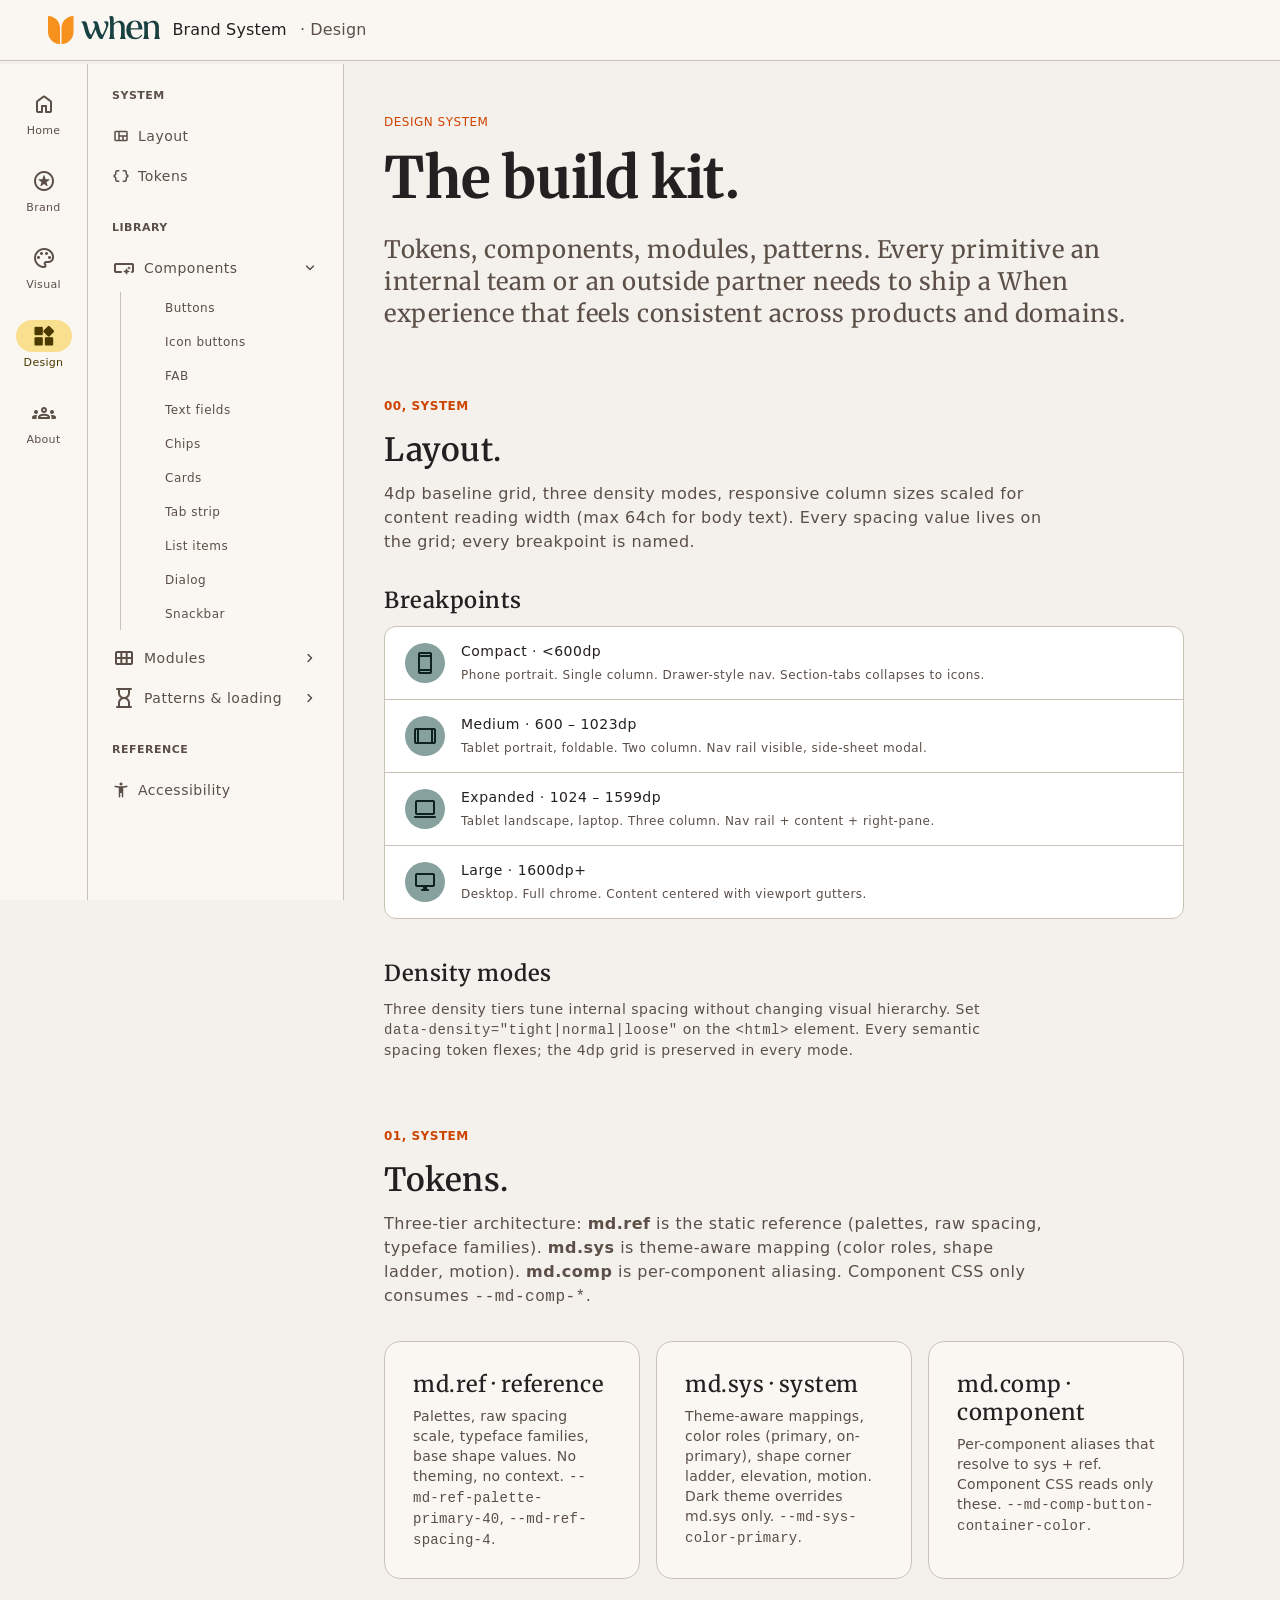
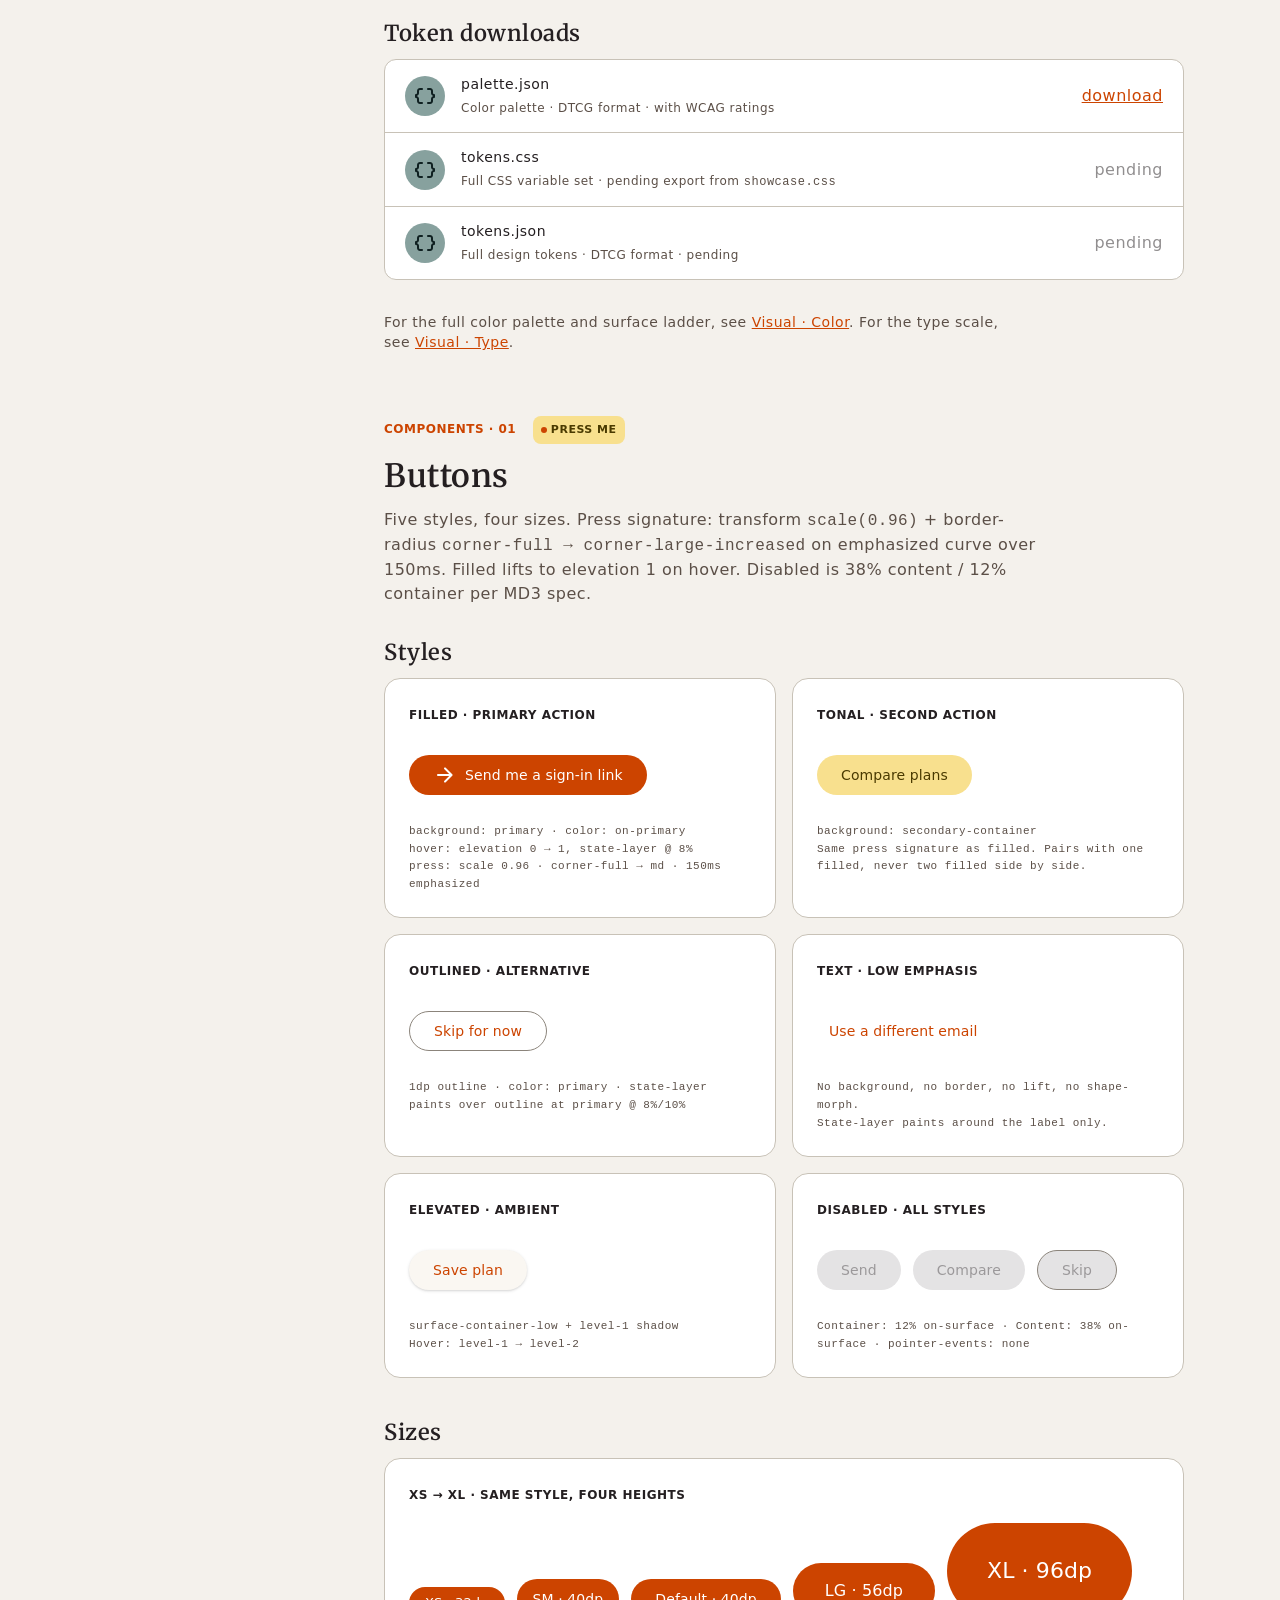
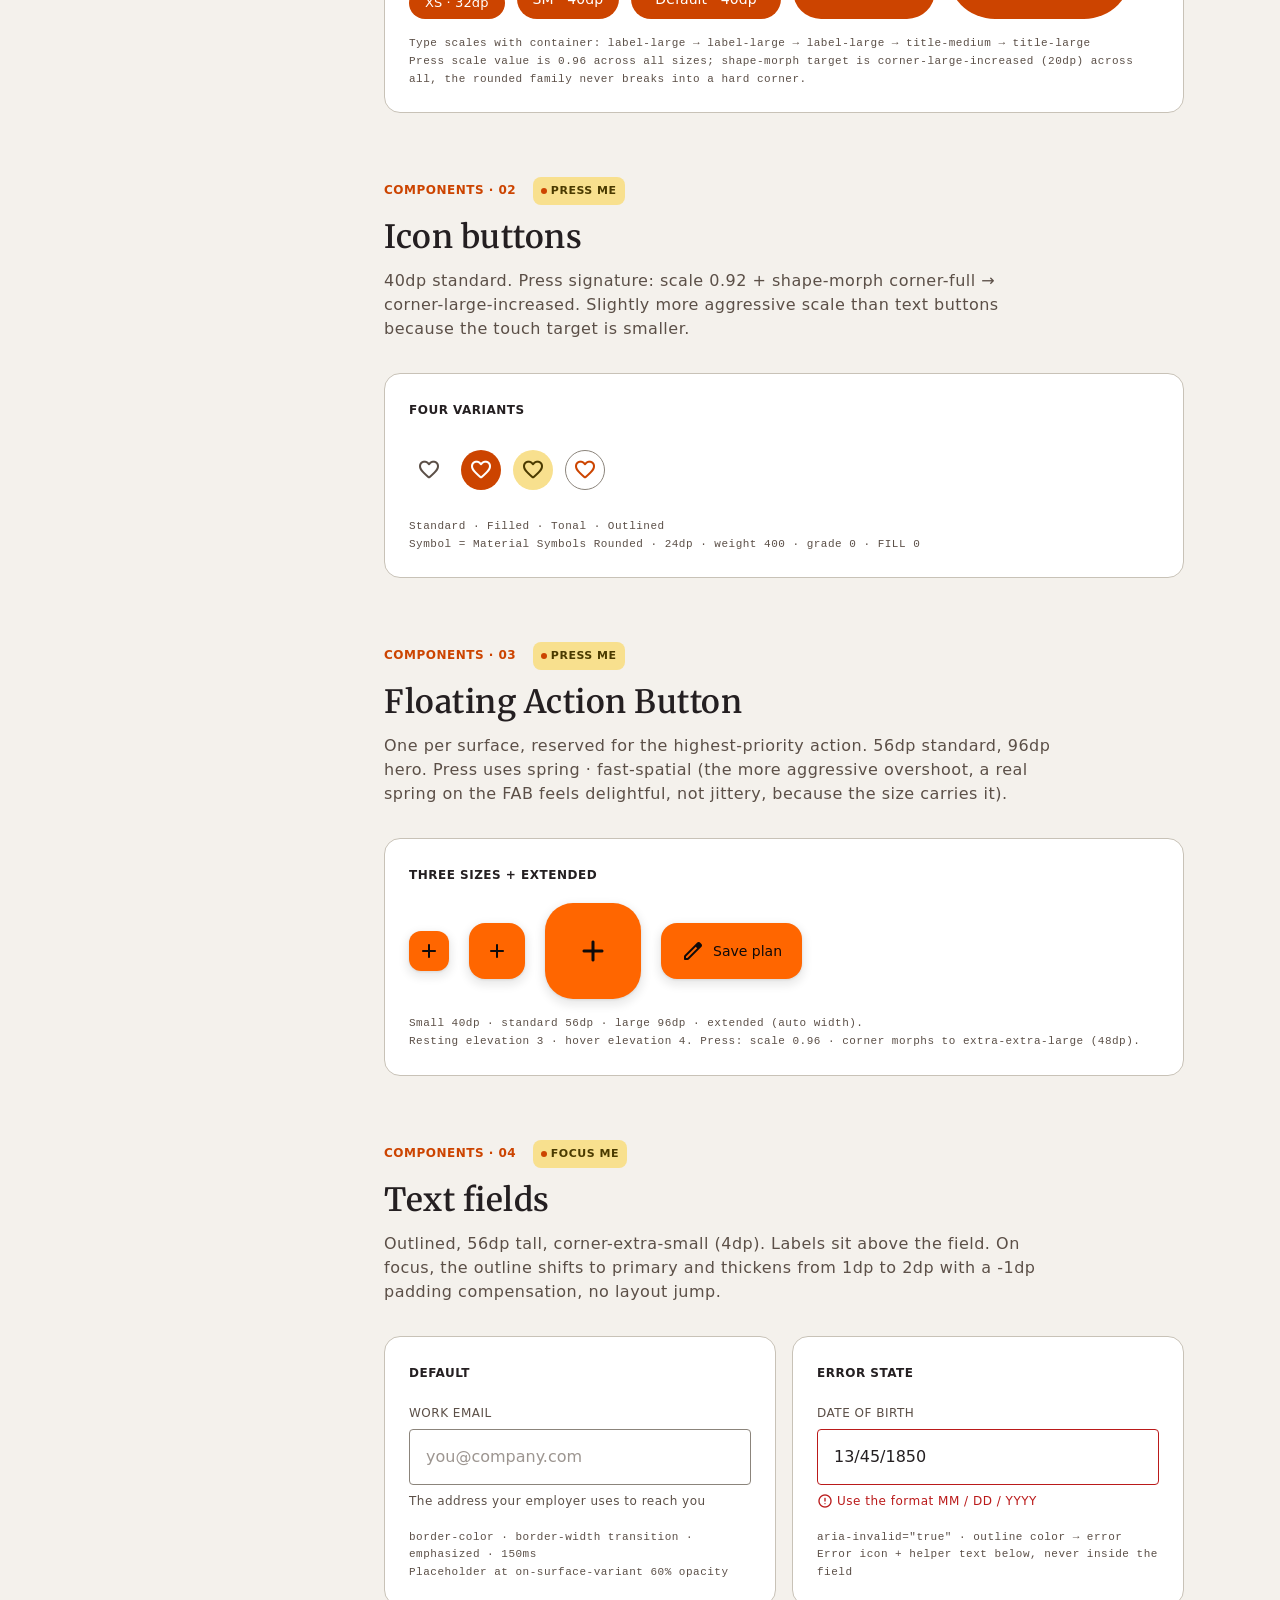
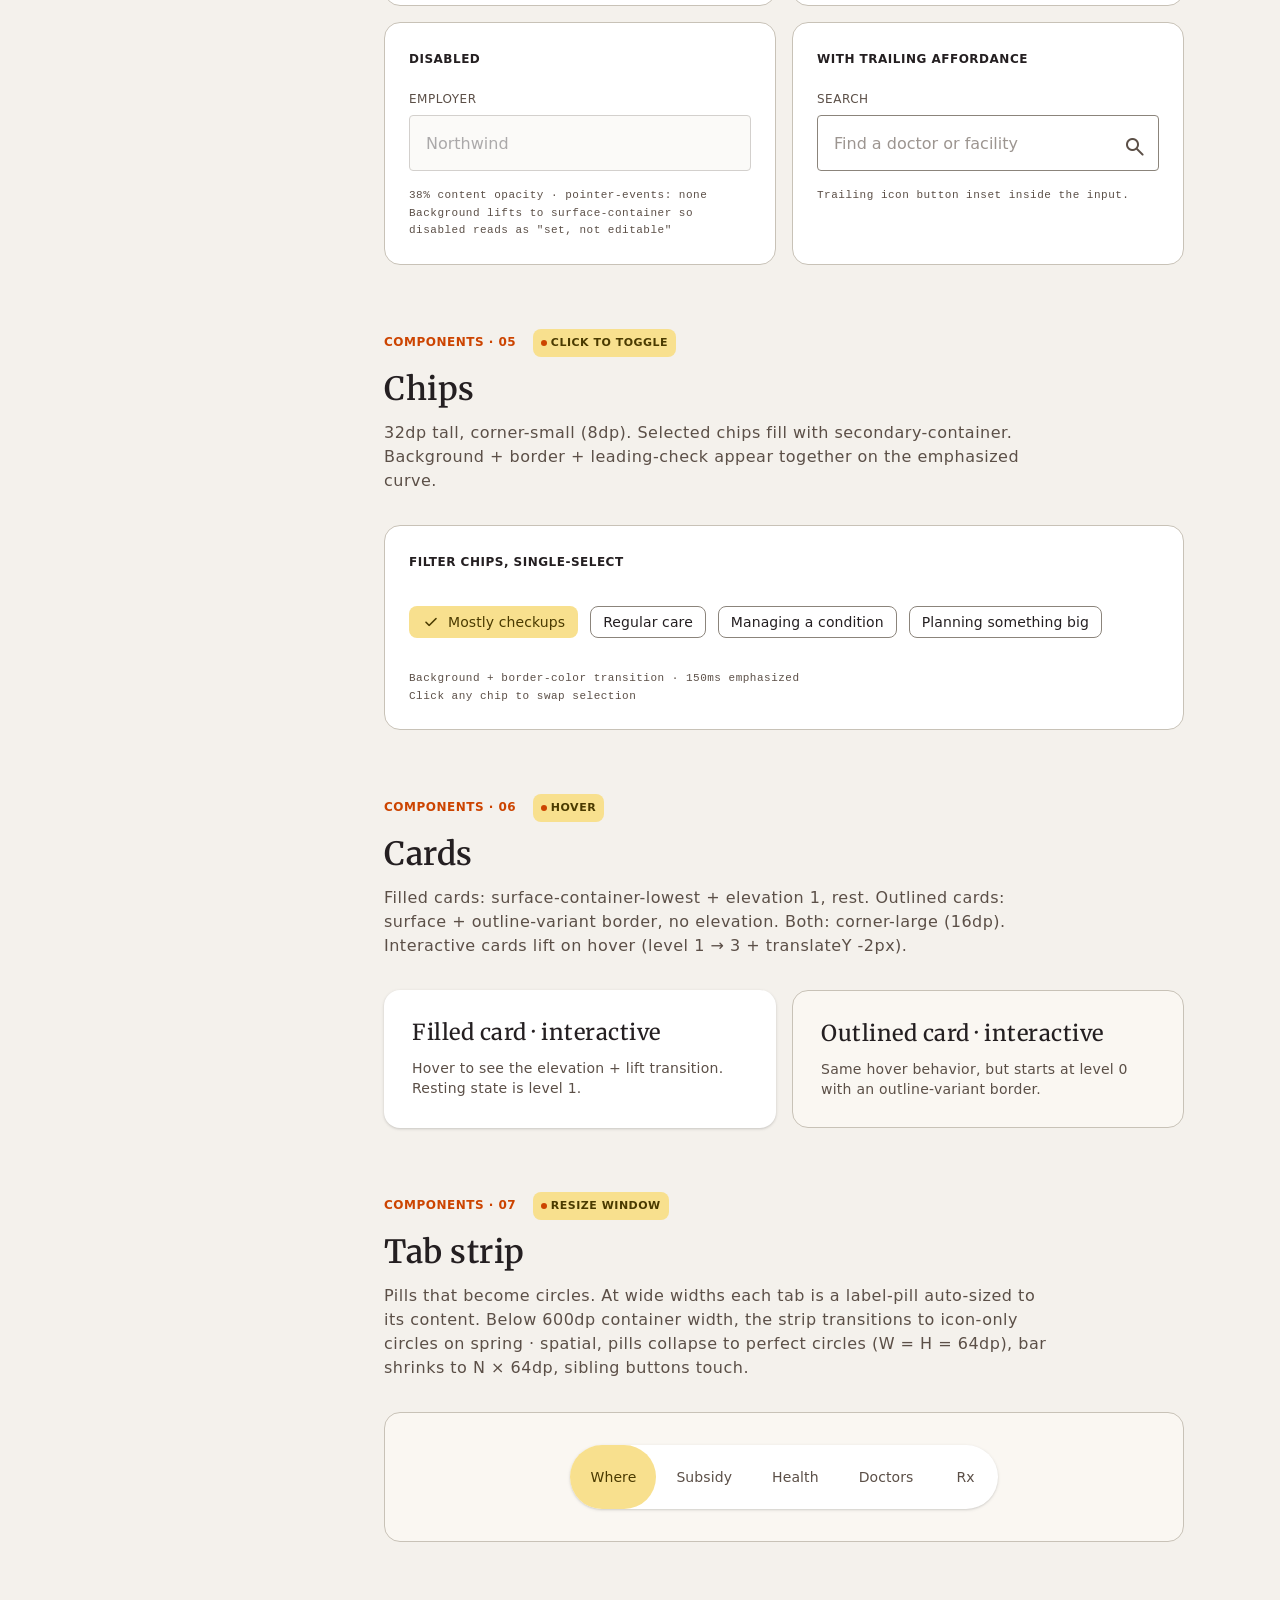
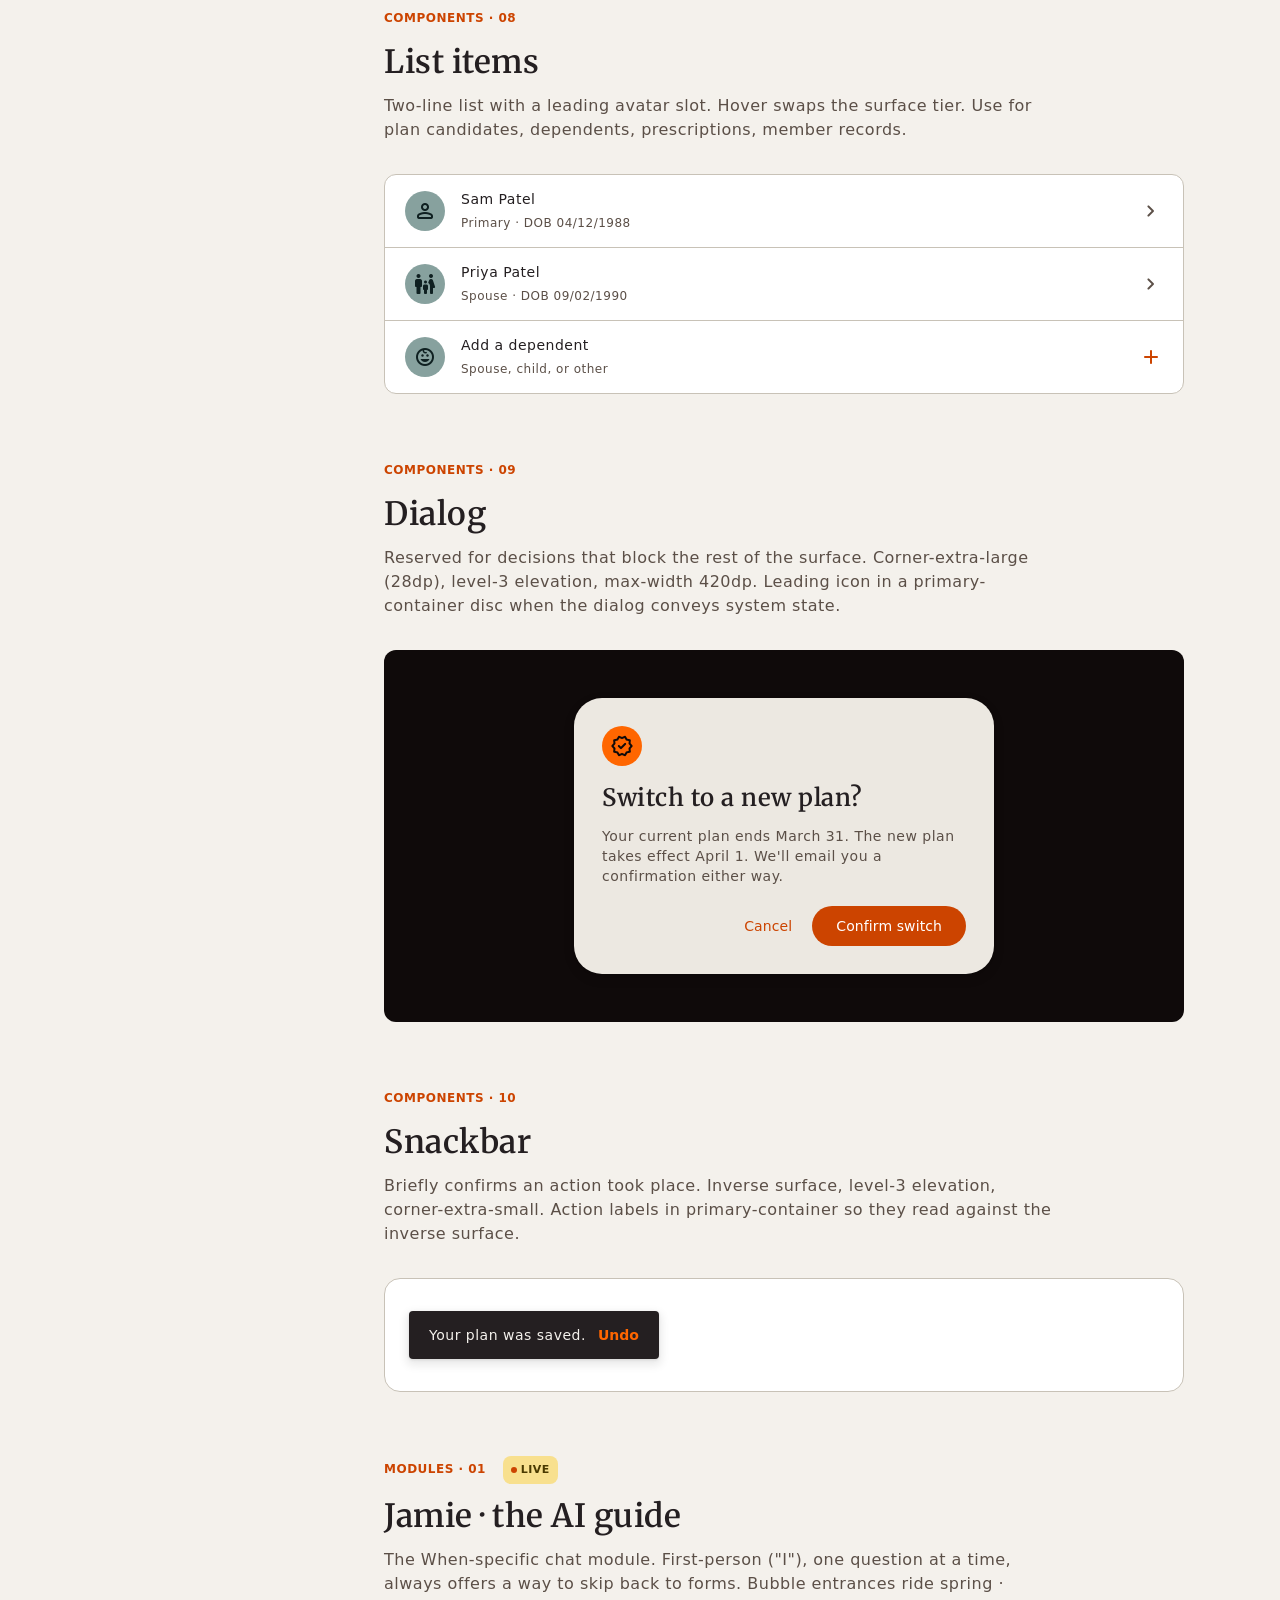
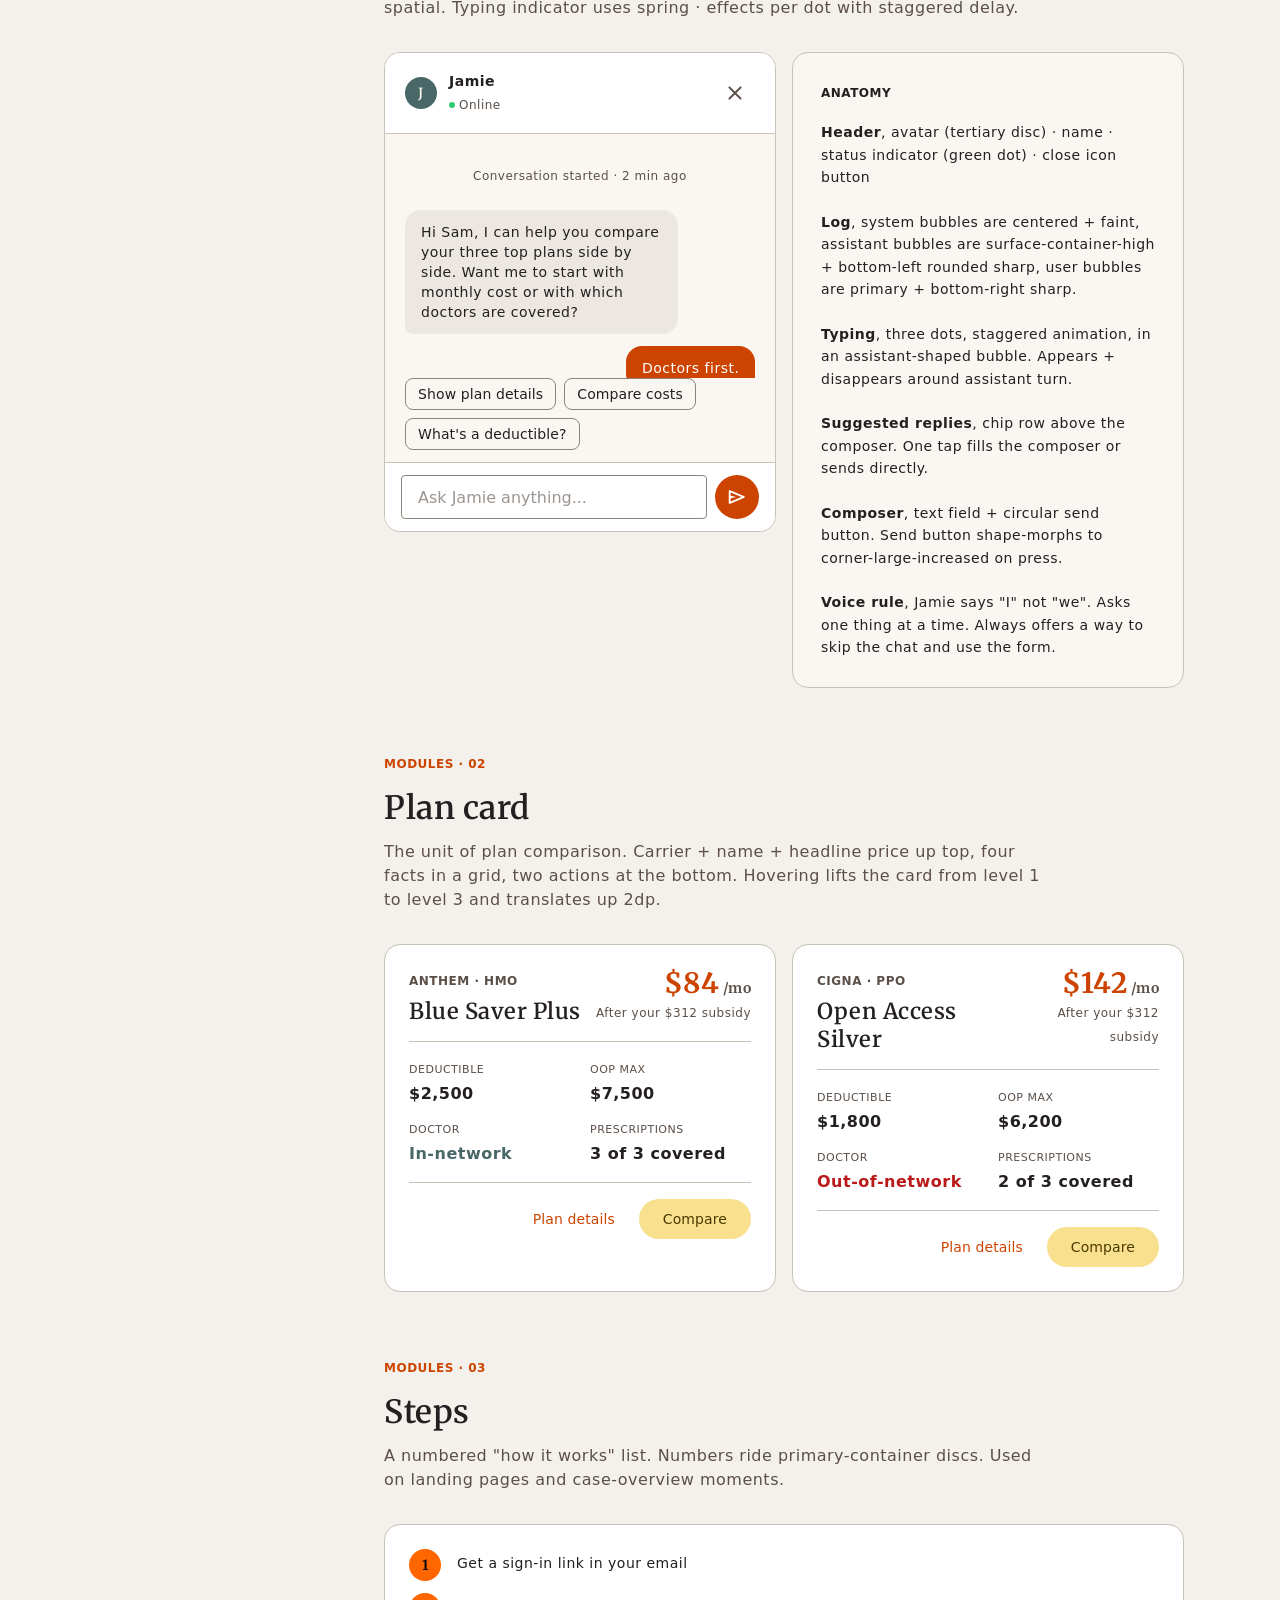
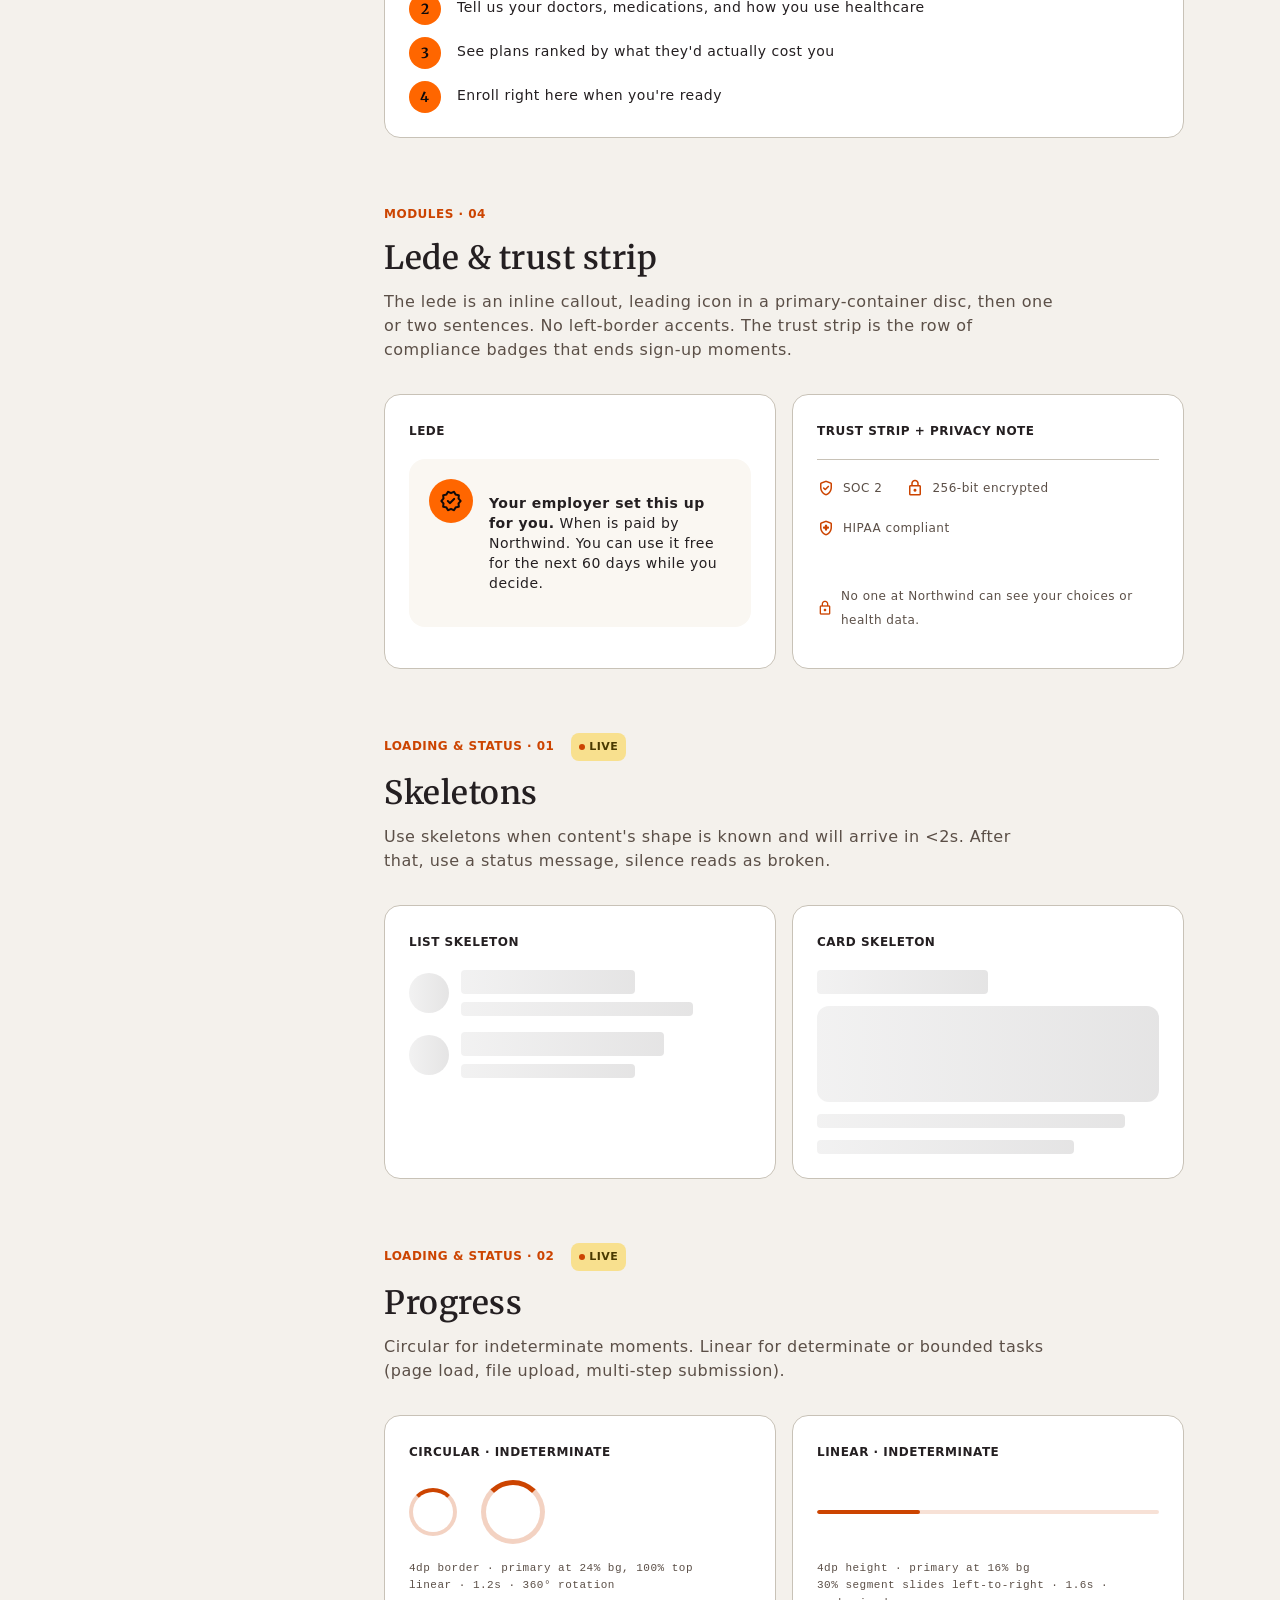
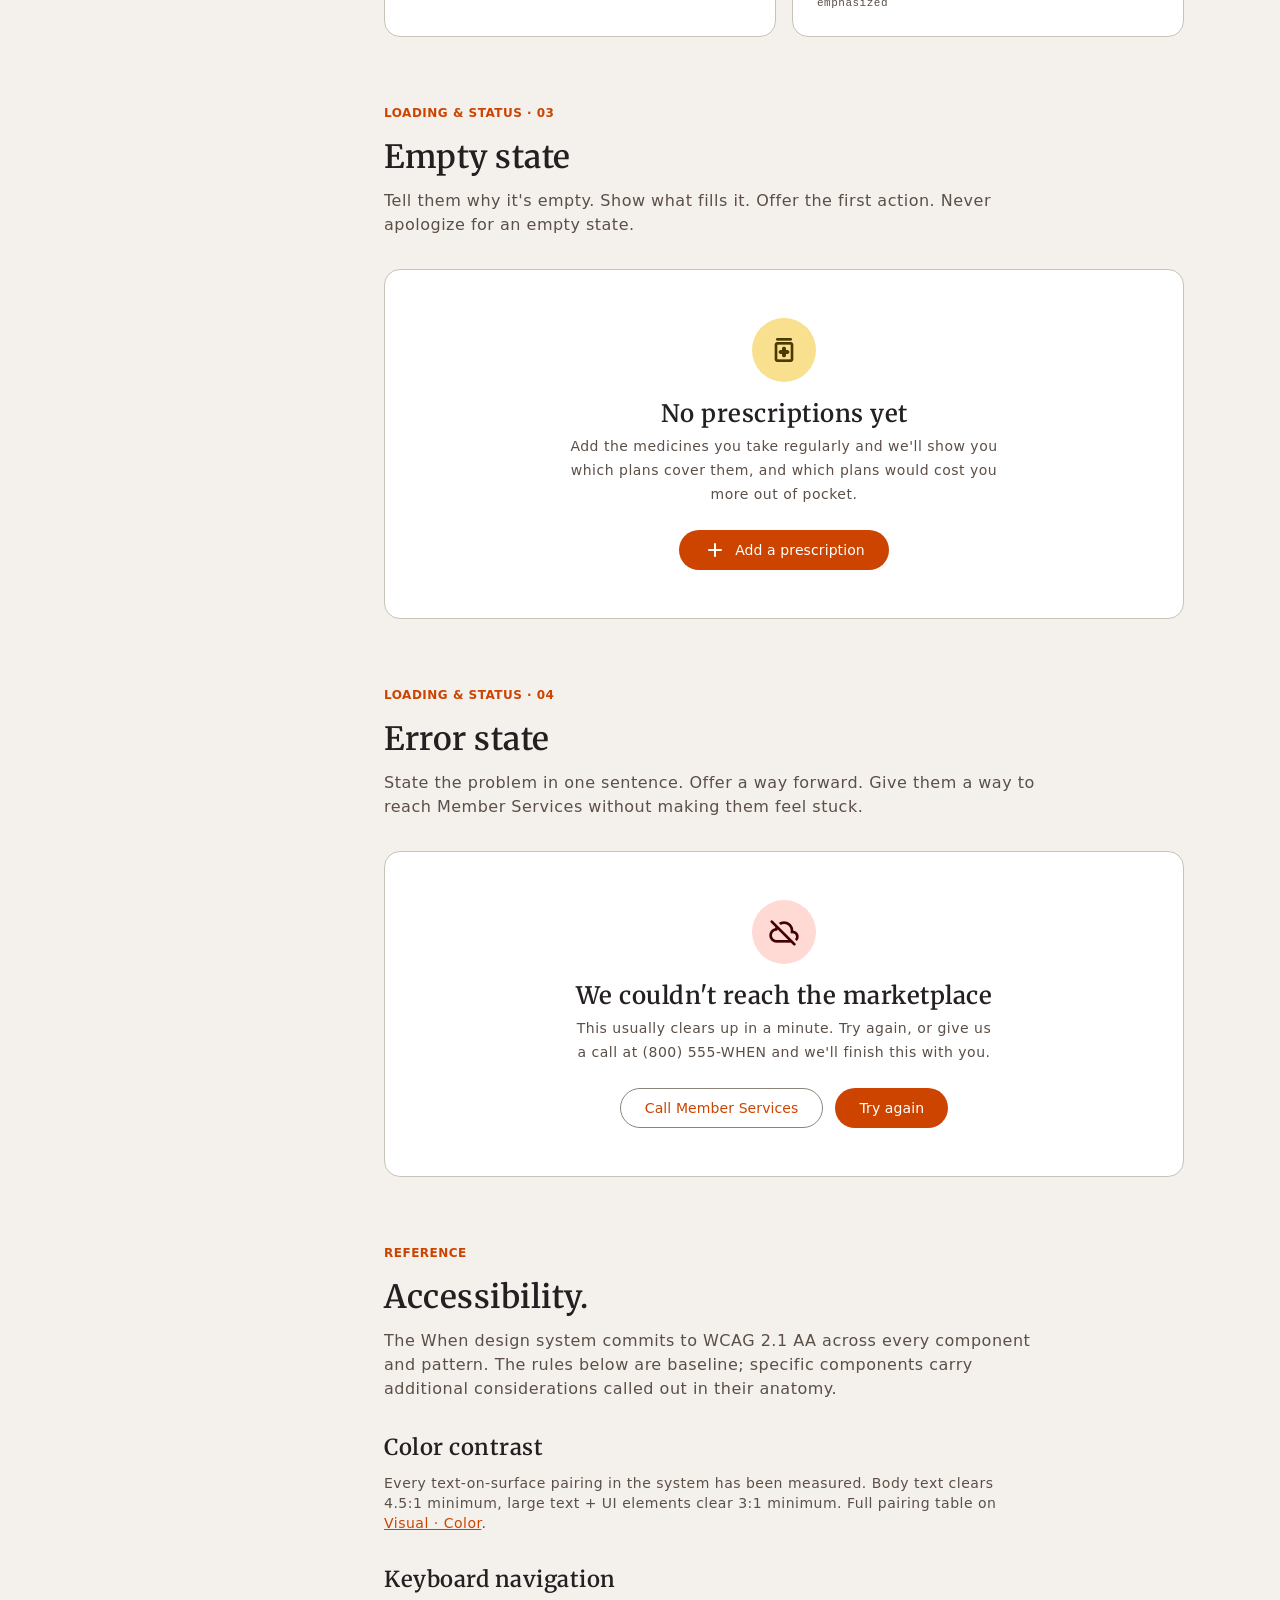
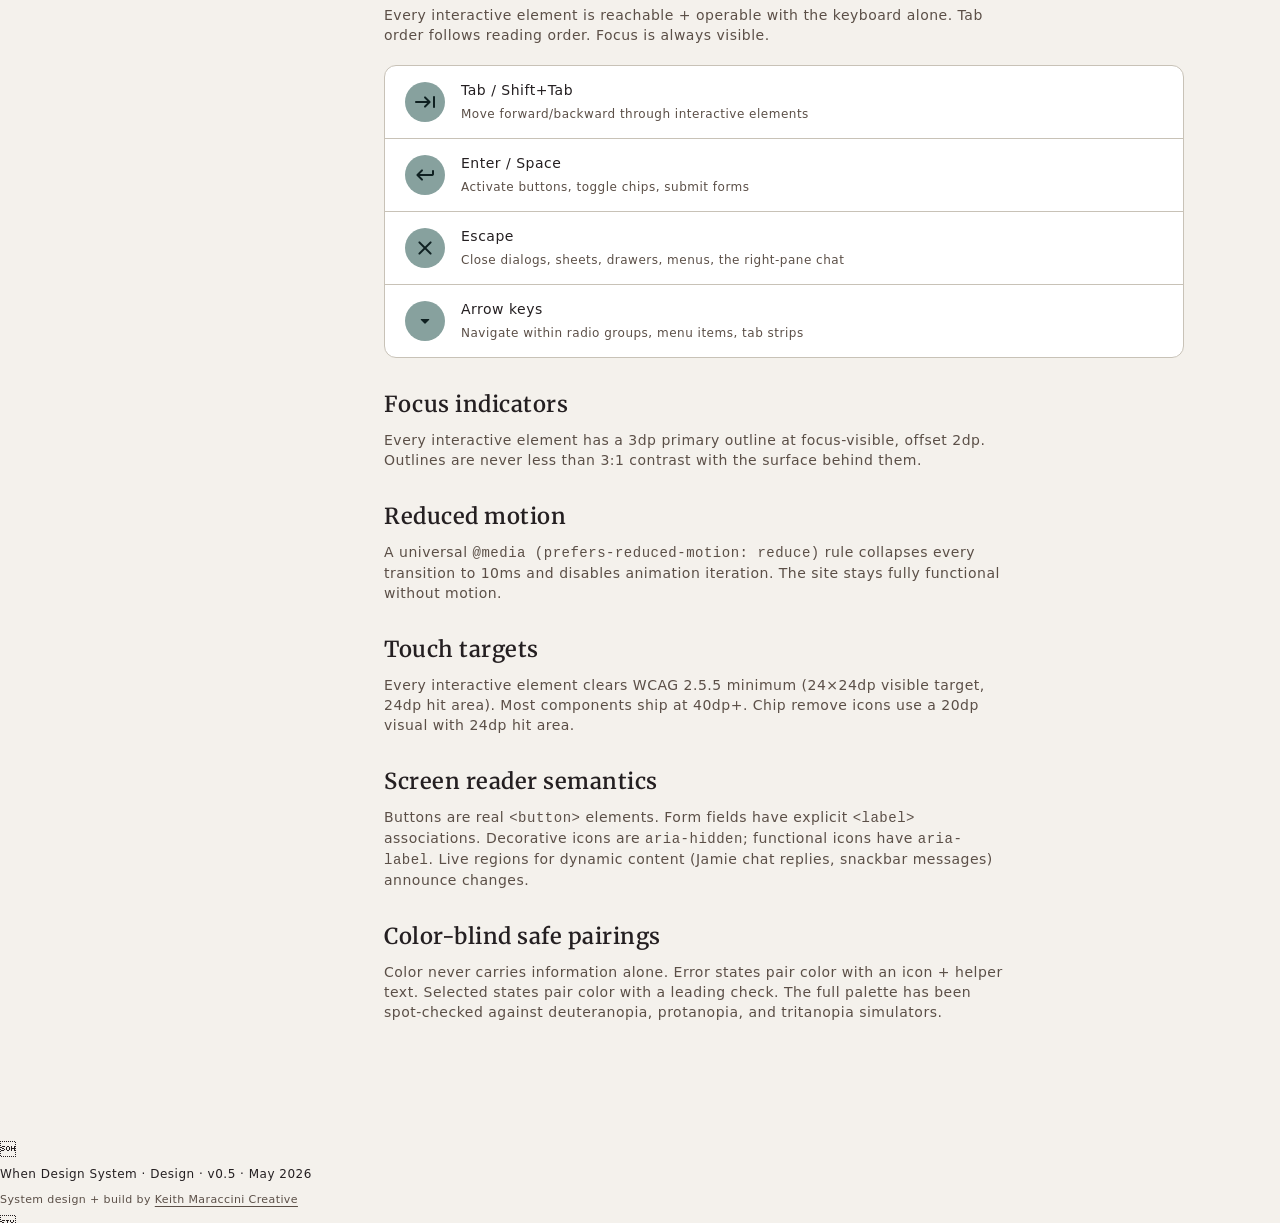
<file: design.html>
<!DOCTYPE html>
<html lang="en">
<head>
  <meta charset="UTF-8" />
  <meta name="viewport" content="width=device-width, initial-scale=1.0" />
  <title>When, Design System</title>
  <meta name="description" content="When design system: layout, tokens, components, patterns, modules, accessibility." />
  <link rel="icon" type="image/svg+xml" href="when-logo.svg" />
  <link rel="preconnect" href="https://fonts.gstatic.com" crossorigin />
  <link rel="stylesheet" href="https://fonts.googleapis.com/css2?family=Material+Symbols+Rounded:opsz,wght,FILL,GRAD@20..48,100..700,0..1,-50..200" />
  <link rel="stylesheet" href="https://fonts.googleapis.com/css2?family=Merriweather:opsz,wght@18..144,300..900&display=swap" />
  <link rel="stylesheet" href="showcase.css" />
</head>
<body>

  <header class="app-header">
    <a class="app-header__brand" href="./index.html">
      <img src="when-logo.svg" alt="When" />
      <span class="app-header__title">Brand System <em>· Design</em></span>
    </a>
  </header>

  <div class="shell">
    <aside class="shell-rail" aria-label="System sections">
      <a class="shell-rail__item" href="./index.html"><span class="shell-rail__icon"><span class="material-symbols-rounded">home</span></span><span class="shell-rail__label">Home</span></a>
      <a class="shell-rail__item" href="./brand.html"><span class="shell-rail__icon"><span class="material-symbols-rounded">stars</span></span><span class="shell-rail__label">Brand</span></a>
      <a class="shell-rail__item" href="./visual.html"><span class="shell-rail__icon"><span class="material-symbols-rounded">palette</span></span><span class="shell-rail__label">Visual</span></a>
      <a class="shell-rail__item" href="./design.html" aria-current="page"><span class="shell-rail__icon"><span class="material-symbols-rounded">widgets</span></span><span class="shell-rail__label">Design</span></a>
      <a class="shell-rail__item" href="./governance.html"><span class="shell-rail__icon"><span class="material-symbols-rounded">groups</span></span><span class="shell-rail__label">About</span></a>
    </aside>

    <aside class="shell-subnav" aria-label="On-page navigation">
      <div class="shell-subnav__group">
        <p class="shell-subnav__group-label">System</p>
        <nav class="shell-subnav__list">
          <a class="shell-subnav__item" href="#layout"><span class="material-symbols-rounded">view_quilt</span>Layout</a>
          <a class="shell-subnav__item" href="#tokens"><span class="material-symbols-rounded">data_object</span>Tokens</a>
        </nav>
      </div>
      <div class="shell-subnav__group">
        <p class="shell-subnav__group-label">Library</p>
        <nav class="shell-subnav__list">
          <details class="shell-subnav__accordion" open>
            <summary><span class="material-symbols-rounded">smart_button</span>Components<span class="material-symbols-rounded shell-subnav__chevron">chevron_right</span></summary>
            <ul class="shell-subnav__sublist">
              <li><a class="shell-subnav__item" href="#buttons">Buttons</a></li>
              <li><a class="shell-subnav__item" href="#icon-buttons">Icon buttons</a></li>
              <li><a class="shell-subnav__item" href="#fabs">FAB</a></li>
              <li><a class="shell-subnav__item" href="#fields">Text fields</a></li>
              <li><a class="shell-subnav__item" href="#chips">Chips</a></li>
              <li><a class="shell-subnav__item" href="#cards">Cards</a></li>
              <li><a class="shell-subnav__item" href="#tabs">Tab strip</a></li>
              <li><a class="shell-subnav__item" href="#list">List items</a></li>
              <li><a class="shell-subnav__item" href="#dialog">Dialog</a></li>
              <li><a class="shell-subnav__item" href="#snackbar">Snackbar</a></li>
            </ul>
          </details>
          <details class="shell-subnav__accordion">
            <summary><span class="material-symbols-rounded">view_module</span>Modules<span class="material-symbols-rounded shell-subnav__chevron">chevron_right</span></summary>
            <ul class="shell-subnav__sublist">
              <li><a class="shell-subnav__item" href="#jamie">Jamie chat</a></li>
              <li><a class="shell-subnav__item" href="#plan-card">Plan card</a></li>
              <li><a class="shell-subnav__item" href="#steps">Steps</a></li>
              <li><a class="shell-subnav__item" href="#lede-trust">Lede + Trust</a></li>
            </ul>
          </details>
          <details class="shell-subnav__accordion">
            <summary><span class="material-symbols-rounded">hourglass_empty</span>Patterns &amp; loading<span class="material-symbols-rounded shell-subnav__chevron">chevron_right</span></summary>
            <ul class="shell-subnav__sublist">
              <li><a class="shell-subnav__item" href="#skeletons">Skeletons</a></li>
              <li><a class="shell-subnav__item" href="#progress">Progress</a></li>
              <li><a class="shell-subnav__item" href="#empty">Empty state</a></li>
              <li><a class="shell-subnav__item" href="#error">Error state</a></li>
            </ul>
          </details>
        </nav>
      </div>
      <div class="shell-subnav__group">
        <p class="shell-subnav__group-label">Reference</p>
        <nav class="shell-subnav__list">
          <a class="shell-subnav__item" href="#accessibility"><span class="material-symbols-rounded">accessibility_new</span>Accessibility</a>
        </nav>
      </div>
    </aside>

    <main class="shell-main">

      <section class="page__hero">
        <span class="page__eyebrow">Design System</span>
        <h1 class="page__title">The build kit.</h1>
        <p class="page__intro">
          Tokens, components, modules, patterns. Every primitive an internal
          team or an outside partner needs to ship a When experience that feels
          consistent across products and domains.
        </p>
      </section>

      <!-- 00 LAYOUT (NEW) -->
      <section class="section" id="layout">
        <p class="section__label">00, System</p>
        <h2 class="section__title">Layout.</h2>
        <p class="section__intro">
          4dp baseline grid, three density modes, responsive column sizes scaled
          for content reading width (max 64ch for body text). Every spacing
          value lives on the grid; every breakpoint is named.
        </p>

        <h3 class="subsection__title">Breakpoints</h3>
        <div class="list">
          <div class="list__item"><div class="list__item-avatar"><span class="material-symbols-rounded">smartphone</span></div><div class="list__item-text"><div class="list__item-title">Compact · &lt;600dp</div><div class="list__item-supporting">Phone portrait. Single column. Drawer-style nav. Section-tabs collapses to icons.</div></div></div>
          <div class="list__item"><div class="list__item-avatar"><span class="material-symbols-rounded">tablet</span></div><div class="list__item-text"><div class="list__item-title">Medium · 600 – 1023dp</div><div class="list__item-supporting">Tablet portrait, foldable. Two column. Nav rail visible, side-sheet modal.</div></div></div>
          <div class="list__item"><div class="list__item-avatar"><span class="material-symbols-rounded">laptop</span></div><div class="list__item-text"><div class="list__item-title">Expanded · 1024 – 1599dp</div><div class="list__item-supporting">Tablet landscape, laptop. Three column. Nav rail + content + right-pane.</div></div></div>
          <div class="list__item"><div class="list__item-avatar"><span class="material-symbols-rounded">desktop_windows</span></div><div class="list__item-text"><div class="list__item-title">Large · 1600dp+</div><div class="list__item-supporting">Desktop. Full chrome. Content centered with viewport gutters.</div></div></div>
        </div>

        <h3 class="subsection__title" style="margin-top: var(--s-10);">Density modes</h3>
        <p class="subsection__body">
          Three density tiers tune internal spacing without changing visual
          hierarchy. Set <code>data-density="tight|normal|loose"</code> on the
          <code>&lt;html&gt;</code> element. Every semantic spacing token flexes;
          the 4dp grid is preserved in every mode.
        </p>
      </section>

      <!-- 0.5 TOKENS (NEW) -->
      <section class="section" id="tokens">
        <p class="section__label">01, System</p>
        <h2 class="section__title">Tokens.</h2>
        <p class="section__intro">
          Three-tier architecture: <strong>md.ref</strong> is the static
          reference (palettes, raw spacing, typeface families).
          <strong>md.sys</strong> is theme-aware mapping (color roles, shape
          ladder, motion). <strong>md.comp</strong> is per-component aliasing.
          Component CSS only consumes <code>--md-comp-*</code>.
        </p>

        <div class="grid-3">
          <div class="card card--outlined">
            <p class="t-title-l" style="margin: 0 0 var(--s-2);">md.ref · reference</p>
            <p class="t-body-m" style="margin: 0; color: var(--color-on-surface-variant);">Palettes, raw spacing scale, typeface families, base shape values. No theming, no context. <code>--md-ref-palette-primary-40</code>, <code>--md-ref-spacing-4</code>.</p>
          </div>
          <div class="card card--outlined">
            <p class="t-title-l" style="margin: 0 0 var(--s-2);">md.sys · system</p>
            <p class="t-body-m" style="margin: 0; color: var(--color-on-surface-variant);">Theme-aware mappings, color roles (primary, on-primary), shape corner ladder, elevation, motion. Dark theme overrides md.sys only. <code>--md-sys-color-primary</code>.</p>
          </div>
          <div class="card card--outlined">
            <p class="t-title-l" style="margin: 0 0 var(--s-2);">md.comp · component</p>
            <p class="t-body-m" style="margin: 0; color: var(--color-on-surface-variant);">Per-component aliases that resolve to sys + ref. Component CSS reads only these. <code>--md-comp-button-container-color</code>.</p>
          </div>
        </div>

        <h3 class="subsection__title" style="margin-top: var(--s-10);">Token downloads</h3>
        <div class="list">
          <div class="list__item"><div class="list__item-avatar"><span class="material-symbols-rounded">data_object</span></div><div class="list__item-text"><div class="list__item-title">palette.json</div><div class="list__item-supporting">Color palette · DTCG format · with WCAG ratings</div></div><a href="assets/colors/palette.json" download class="block--inline-link">download</a></div>
          <div class="list__item"><div class="list__item-avatar"><span class="material-symbols-rounded">data_object</span></div><div class="list__item-text"><div class="list__item-title">tokens.css</div><div class="list__item-supporting">Full CSS variable set · pending export from <code>showcase.css</code></div></div><span class="block--inline-link" style="opacity: 0.5;">pending</span></div>
          <div class="list__item"><div class="list__item-avatar"><span class="material-symbols-rounded">data_object</span></div><div class="list__item-text"><div class="list__item-title">tokens.json</div><div class="list__item-supporting">Full design tokens · DTCG format · pending</div></div><span class="block--inline-link" style="opacity: 0.5;">pending</span></div>
        </div>

        <p class="subsection__body" style="margin-top: var(--s-8);">
          For the full color palette and surface ladder, see <a href="./visual.html#color">Visual · Color</a>. For the type scale, see <a href="./visual.html#type">Visual · Type</a>.
        </p>
      </section>

      <!-- (Original Color/Type/Spacing/Shape/Elevation/Motion sections removed,
           they now live on /visual.html. Components, Modules, Loading continue below.) -->

      <!-- ===========================================================
           COMPONENTS
           =========================================================== -->

      <!-- BUTTONS -->
      <section class="section" id="buttons">
        <p class="section__label">Components · 01 <span class="live-badge">Press me</span></p>
        <h2 class="section__title">Buttons</h2>
        <p class="section__intro">
          Five styles, four sizes. Press signature: transform <code>scale(0.96)</code> +
          border-radius <code>corner-full → corner-large-increased</code> on emphasized curve over
          150ms. Filled lifts to elevation 1 on hover. Disabled is 38% content / 12%
          container per MD3 spec.
        </p>

        <h3 class="subsection__title">Styles</h3>
        <div class="grid-2">
          <div class="demo">
            <p class="demo__label">Filled · primary action</p>
            <div class="demo__body"><button class="btn btn--filled"><span class="material-symbols-rounded">arrow_forward</span>Send me a sign-in link</button></div>
            <p class="demo__meta">background: primary · color: on-primary<br/>hover: elevation 0 → 1, state-layer @ 8%<br/>press: scale 0.96 · corner-full → md · 150ms emphasized</p>
          </div>
          <div class="demo">
            <p class="demo__label">Tonal · second action</p>
            <div class="demo__body"><button class="btn btn--tonal">Compare plans</button></div>
            <p class="demo__meta">background: secondary-container<br/>Same press signature as filled. Pairs with one filled, never two filled side by side.</p>
          </div>
          <div class="demo">
            <p class="demo__label">Outlined · alternative</p>
            <div class="demo__body"><button class="btn btn--outlined">Skip for now</button></div>
            <p class="demo__meta">1dp outline · color: primary · state-layer paints over outline at primary @ 8%/10%</p>
          </div>
          <div class="demo">
            <p class="demo__label">Text · low emphasis</p>
            <div class="demo__body"><button class="btn btn--text">Use a different email</button></div>
            <p class="demo__meta">No background, no border, no lift, no shape-morph.<br/>State-layer paints around the label only.</p>
          </div>
          <div class="demo">
            <p class="demo__label">Elevated · ambient</p>
            <div class="demo__body"><button class="btn btn--elevated">Save plan</button></div>
            <p class="demo__meta">surface-container-low + level-1 shadow<br/>Hover: level-1 → level-2</p>
          </div>
          <div class="demo">
            <p class="demo__label">Disabled · all styles</p>
            <div class="demo__body"><button class="btn btn--filled" disabled>Send</button><button class="btn btn--tonal" disabled>Compare</button><button class="btn btn--outlined" disabled>Skip</button></div>
            <p class="demo__meta">Container: 12% on-surface · Content: 38% on-surface · pointer-events: none</p>
          </div>
        </div>

        <h3 class="subsection__title" style="margin-top: var(--s-10);">Sizes</h3>
        <div class="demo">
          <p class="demo__label">XS → XL · same style, four heights</p>
          <div class="demo__body" style="align-items: flex-end;">
            <button class="btn btn--filled btn--xs">XS · 32dp</button>
            <button class="btn btn--filled btn--sm">SM · 40dp</button>
            <button class="btn btn--filled">Default · 40dp</button>
            <button class="btn btn--filled btn--lg">LG · 56dp</button>
            <button class="btn btn--filled btn--xl">XL · 96dp</button>
          </div>
          <p class="demo__meta">Type scales with container: label-large → label-large → label-large → title-medium → title-large<br/>Press scale value is 0.96 across all sizes; shape-morph target is corner-large-increased (20dp) across all, the rounded family never breaks into a hard corner.</p>
        </div>
      </section>

      <!-- ICON BUTTONS -->
      <section class="section" id="icon-buttons">
        <p class="section__label">Components · 02 <span class="live-badge">Press me</span></p>
        <h2 class="section__title">Icon buttons</h2>
        <p class="section__intro">
          40dp standard. Press signature: scale 0.92 + shape-morph corner-full → corner-large-increased.
          Slightly more aggressive scale than text buttons because the touch target is smaller.
        </p>

        <div class="demo">
          <p class="demo__label">Four variants</p>
          <div class="demo__body">
            <button class="icon-btn"><span class="material-symbols-rounded">favorite</span></button>
            <button class="icon-btn icon-btn--filled"><span class="material-symbols-rounded">favorite</span></button>
            <button class="icon-btn icon-btn--tonal"><span class="material-symbols-rounded">favorite</span></button>
            <button class="icon-btn icon-btn--outlined"><span class="material-symbols-rounded">favorite</span></button>
          </div>
          <p class="demo__meta">Standard · Filled · Tonal · Outlined<br/>Symbol = Material Symbols Rounded · 24dp · weight 400 · grade 0 · FILL 0</p>
        </div>
      </section>

      <!-- FAB -->
      <section class="section" id="fabs">
        <p class="section__label">Components · 03 <span class="live-badge">Press me</span></p>
        <h2 class="section__title">Floating Action Button</h2>
        <p class="section__intro">
          One per surface, reserved for the highest-priority action. 56dp standard, 96dp
          hero. Press uses spring · fast-spatial (the more aggressive overshoot, a real
          spring on the FAB feels delightful, not jittery, because the size carries it).
        </p>

        <div class="demo">
          <p class="demo__label">Three sizes + extended</p>
          <div class="demo__body" style="gap: var(--s-5); align-items: center;">
            <button class="fab fab--sm"><span class="material-symbols-rounded">add</span></button>
            <button class="fab"><span class="material-symbols-rounded">add</span></button>
            <button class="fab fab--lg"><span class="material-symbols-rounded">add</span></button>
            <button class="fab fab--extended"><span class="material-symbols-rounded">edit</span>Save plan</button>
          </div>
          <p class="demo__meta">Small 40dp · standard 56dp · large 96dp · extended (auto width).<br/>Resting elevation 3 · hover elevation 4. Press: scale 0.96 · corner morphs to extra-extra-large (48dp).</p>
        </div>
      </section>

      <!-- TEXT FIELDS -->
      <section class="section" id="fields">
        <p class="section__label">Components · 04 <span class="live-badge">Focus me</span></p>
        <h2 class="section__title">Text fields</h2>
        <p class="section__intro">
          Outlined, 56dp tall, corner-extra-small (4dp). Labels sit above the field.
          On focus, the outline shifts to primary and thickens from 1dp to 2dp with
          a -1dp padding compensation, no layout jump.
        </p>

        <div class="grid-2">
          <div class="demo">
            <p class="demo__label">Default</p>
            <div class="demo__body"><label class="field"><span class="field__label">Work email</span><input class="input" type="email" placeholder="you@company.com" /><span class="field__help">The address your employer uses to reach you</span></label></div>
            <p class="demo__meta">border-color · border-width transition · emphasized · 150ms<br/>Placeholder at on-surface-variant 60% opacity</p>
          </div>
          <div class="demo">
            <p class="demo__label">Error state</p>
            <div class="demo__body"><label class="field"><span class="field__label">Date of birth</span><input class="input" type="text" placeholder="MM / DD / YYYY" aria-invalid="true" value="13/45/1850" /><span class="field__error"><span class="material-symbols-rounded" style="font-size: 16px;">error</span>Use the format MM / DD / YYYY</span></label></div>
            <p class="demo__meta">aria-invalid="true" · outline color → error<br/>Error icon + helper text below, never inside the field</p>
          </div>
          <div class="demo">
            <p class="demo__label">Disabled</p>
            <div class="demo__body"><label class="field"><span class="field__label">Employer</span><input class="input" type="text" value="Northwind" disabled /></label></div>
            <p class="demo__meta">38% content opacity · pointer-events: none<br/>Background lifts to surface-container so disabled reads as "set, not editable"</p>
          </div>
          <div class="demo">
            <p class="demo__label">With trailing affordance</p>
            <div class="demo__body" style="position: relative; width: 100%;"><label class="field" style="position: relative;"><span class="field__label">Search</span><input class="input" type="search" placeholder="Find a doctor or facility" style="padding-right: 48px;" /><button class="icon-btn" style="position: absolute; right: 4px; bottom: 4px;"><span class="material-symbols-rounded">search</span></button></label></div>
            <p class="demo__meta">Trailing icon button inset inside the input.</p>
          </div>
        </div>
      </section>

      <!-- CHIPS -->
      <section class="section" id="chips">
        <p class="section__label">Components · 05 <span class="live-badge">Click to toggle</span></p>
        <h2 class="section__title">Chips</h2>
        <p class="section__intro">
          32dp tall, corner-small (8dp). Selected chips fill with secondary-container.
          Background + border + leading-check appear together on the emphasized curve.
        </p>

        <div class="demo">
          <p class="demo__label">Filter chips, single-select</p>
          <div class="demo__body" id="chip-row">
            <button class="chip is-selected"><span class="material-symbols-rounded">check</span>Mostly checkups</button>
            <button class="chip">Regular care</button>
            <button class="chip">Managing a condition</button>
            <button class="chip">Planning something big</button>
          </div>
          <p class="demo__meta">Background + border-color transition · 150ms emphasized<br/>Click any chip to swap selection</p>
        </div>
      </section>

      <!-- CARDS -->
      <section class="section" id="cards">
        <p class="section__label">Components · 06 <span class="live-badge">Hover</span></p>
        <h2 class="section__title">Cards</h2>
        <p class="section__intro">
          Filled cards: surface-container-lowest + elevation 1, rest. Outlined cards:
          surface + outline-variant border, no elevation. Both: corner-large (16dp).
          Interactive cards lift on hover (level 1 → 3 + translateY -2px).
        </p>

        <div class="grid-2">
          <div class="card card--interactive">
            <p class="t-title-l" style="margin: 0 0 var(--s-3);">Filled card · interactive</p>
            <p class="t-body-m" style="margin: 0; color: var(--color-on-surface-variant);">Hover to see the elevation + lift transition. Resting state is level 1.</p>
          </div>
          <div class="card card--outlined card--interactive">
            <p class="t-title-l" style="margin: 0 0 var(--s-3);">Outlined card · interactive</p>
            <p class="t-body-m" style="margin: 0; color: var(--color-on-surface-variant);">Same hover behavior, but starts at level 0 with an outline-variant border.</p>
          </div>
        </div>
      </section>

      <!-- TAB STRIP -->
      <section class="section" id="tabs">
        <p class="section__label">Components · 07 <span class="live-badge">Resize window</span></p>
        <h2 class="section__title">Tab strip</h2>
        <p class="section__intro">
          Pills that become circles. At wide widths each tab is a label-pill auto-sized
          to its content. Below 600dp container width, the strip transitions to
          icon-only circles on spring · spatial, pills collapse to perfect circles
          (W = H = 64dp), bar shrinks to N × 64dp, sibling buttons touch.
        </p>

        <div class="card card--outlined" style="padding: var(--s-8);">
          <div class="tabstrip" id="tabstrip-demo">
            <div class="tabstrip__bar">
              <button class="tabstrip__btn is-selected"><span class="material-symbols-rounded tabstrip__btn-icon">place</span><span class="tabstrip__btn-label">Where</span></button>
              <button class="tabstrip__btn"><span class="material-symbols-rounded tabstrip__btn-icon">savings</span><span class="tabstrip__btn-label">Subsidy</span></button>
              <button class="tabstrip__btn"><span class="material-symbols-rounded tabstrip__btn-icon">favorite</span><span class="tabstrip__btn-label">Health</span></button>
              <button class="tabstrip__btn"><span class="material-symbols-rounded tabstrip__btn-icon">medical_services</span><span class="tabstrip__btn-label">Doctors</span></button>
              <button class="tabstrip__btn"><span class="material-symbols-rounded tabstrip__btn-icon">medication</span><span class="tabstrip__btn-label">Rx</span></button>
            </div>
          </div>
        </div>
      </section>

      <!-- LIST -->
      <section class="section" id="list">
        <p class="section__label">Components · 08</p>
        <h2 class="section__title">List items</h2>
        <p class="section__intro">
          Two-line list with a leading avatar slot. Hover swaps the surface tier.
          Use for plan candidates, dependents, prescriptions, member records.
        </p>

        <div class="list">
          <div class="list__item">
            <div class="list__item-avatar"><span class="material-symbols-rounded">person</span></div>
            <div class="list__item-text">
              <div class="list__item-title">Sam Patel</div>
              <div class="list__item-supporting">Primary · DOB 04/12/1988</div>
            </div>
            <span class="material-symbols-rounded" style="color: var(--color-on-surface-variant);">chevron_right</span>
          </div>
          <div class="list__item">
            <div class="list__item-avatar"><span class="material-symbols-rounded">family_restroom</span></div>
            <div class="list__item-text">
              <div class="list__item-title">Priya Patel</div>
              <div class="list__item-supporting">Spouse · DOB 09/02/1990</div>
            </div>
            <span class="material-symbols-rounded" style="color: var(--color-on-surface-variant);">chevron_right</span>
          </div>
          <div class="list__item">
            <div class="list__item-avatar"><span class="material-symbols-rounded">child_care</span></div>
            <div class="list__item-text">
              <div class="list__item-title">Add a dependent</div>
              <div class="list__item-supporting">Spouse, child, or other</div>
            </div>
            <span class="material-symbols-rounded" style="color: var(--color-primary);">add</span>
          </div>
        </div>
      </section>

      <!-- DIALOG -->
      <section class="section" id="dialog">
        <p class="section__label">Components · 09</p>
        <h2 class="section__title">Dialog</h2>
        <p class="section__intro">
          Reserved for decisions that block the rest of the surface. Corner-extra-large
          (28dp), level-3 elevation, max-width 420dp. Leading icon in a primary-container
          disc when the dialog conveys system state.
        </p>

        <div class="demo__stage" style="background: var(--color-scrim); border-radius: var(--shape-md); padding: var(--s-12);">
          <div class="dialog">
            <div class="dialog__icon"><span class="material-symbols-rounded">verified</span></div>
            <h3 class="dialog__title">Switch to a new plan?</h3>
            <p class="dialog__body">Your current plan ends March 31. The new plan takes effect April 1. We'll email you a confirmation either way.</p>
            <div class="dialog__actions">
              <button class="btn btn--text">Cancel</button>
              <button class="btn btn--filled">Confirm switch</button>
            </div>
          </div>
        </div>
      </section>

      <!-- SNACKBAR -->
      <section class="section" id="snackbar">
        <p class="section__label">Components · 10</p>
        <h2 class="section__title">Snackbar</h2>
        <p class="section__intro">
          Briefly confirms an action took place. Inverse surface, level-3 elevation,
          corner-extra-small. Action labels in primary-container so they read against
          the inverse surface.
        </p>
        <div class="demo">
          <div class="demo__body">
            <div class="snackbar">
              Your plan was saved.
              <button class="snackbar__action">Undo</button>
            </div>
          </div>
        </div>
      </section>

      <!-- ===========================================================
           MODULES
           =========================================================== -->

      <!-- JAMIE -->
      <section class="section" id="jamie">
        <p class="section__label">Modules · 01 <span class="live-badge">Live</span></p>
        <h2 class="section__title">Jamie · the AI guide</h2>
        <p class="section__intro">
          The When-specific chat module. First-person ("I"), one question at a time,
          always offers a way to skip back to forms. Bubble entrances ride spring ·
          spatial. Typing indicator uses spring · effects per dot with staggered delay.
        </p>

        <div class="grid-2">
          <div class="jamie">
            <div class="jamie__header">
              <div class="jamie__avatar">J</div>
              <div style="flex: 1;">
                <div class="jamie__name">Jamie</div>
                <div class="jamie__status">Online</div>
              </div>
              <button class="icon-btn"><span class="material-symbols-rounded">close</span></button>
            </div>
            <div class="jamie__log">
              <div class="jamie__bubble jamie__bubble--system">Conversation started · 2 min ago</div>
              <div class="jamie__bubble jamie__bubble--assistant">Hi Sam, I can help you compare your three top plans side by side. Want me to start with monthly cost or with which doctors are covered?</div>
              <div class="jamie__bubble jamie__bubble--user">Doctors first.</div>
              <div class="jamie__bubble jamie__bubble--assistant">Got it. Dr. Lee is in-network on two of the three plans. The third (Anthem PPO) would put her out-of-network, about $200 / year more in office visits.</div>
              <div class="jamie__typing"><span></span><span></span><span></span></div>
            </div>
            <div class="jamie__suggested">
              <button class="chip">Show plan details</button>
              <button class="chip">Compare costs</button>
              <button class="chip">What's a deductible?</button>
            </div>
            <div class="jamie__composer">
              <input class="input" type="text" placeholder="Ask Jamie anything..." />
              <button class="jamie__send"><span class="material-symbols-rounded">send</span></button>
            </div>
          </div>

          <div class="demo" style="background: var(--color-surface); padding: var(--s-7);">
            <p class="demo__label">Anatomy</p>
            <p class="demo__meta" style="font-family: var(--font-body); font-size: var(--type-body-medium-size); color: var(--color-on-surface); line-height: 1.6;">
              <strong>Header</strong>, avatar (tertiary disc) · name · status indicator (green dot) · close icon button<br/><br/>
              <strong>Log</strong>, system bubbles are centered + faint, assistant bubbles are surface-container-high + bottom-left rounded sharp, user bubbles are primary + bottom-right sharp.<br/><br/>
              <strong>Typing</strong>, three dots, staggered animation, in an assistant-shaped bubble. Appears + disappears around assistant turn.<br/><br/>
              <strong>Suggested replies</strong>, chip row above the composer. One tap fills the composer or sends directly.<br/><br/>
              <strong>Composer</strong>, text field + circular send button. Send button shape-morphs to corner-large-increased on press.<br/><br/>
              <strong>Voice rule</strong>, Jamie says "I" not "we". Asks one thing at a time. Always offers a way to skip the chat and use the form.
            </p>
          </div>
        </div>
      </section>

      <!-- PLAN CARD -->
      <section class="section" id="plan-card">
        <p class="section__label">Modules · 02</p>
        <h2 class="section__title">Plan card</h2>
        <p class="section__intro">
          The unit of plan comparison. Carrier + name + headline price up top, four
          facts in a grid, two actions at the bottom. Hovering lifts the card from
          level 1 to level 3 and translates up 2dp.
        </p>

        <div class="grid-2">
          <article class="plan-card">
            <div class="plan-card__head">
              <div>
                <div class="plan-card__carrier">Anthem · HMO</div>
                <h3 class="plan-card__name">Blue Saver Plus</h3>
              </div>
              <div class="plan-card__price">
                <div class="plan-card__price-amount">$84<span style="font-size: 0.5em; color: var(--color-on-surface-variant);"> /mo</span></div>
                <div class="plan-card__price-meta">After your $312 subsidy</div>
              </div>
            </div>
            <div class="plan-card__facts">
              <div class="plan-card__fact"><div class="plan-card__fact-label">Deductible</div><div class="plan-card__fact-value">$2,500</div></div>
              <div class="plan-card__fact"><div class="plan-card__fact-label">OOP Max</div><div class="plan-card__fact-value">$7,500</div></div>
              <div class="plan-card__fact"><div class="plan-card__fact-label">Doctor</div><div class="plan-card__fact-value" style="color: var(--color-tertiary);">In-network</div></div>
              <div class="plan-card__fact"><div class="plan-card__fact-label">Prescriptions</div><div class="plan-card__fact-value">3 of 3 covered</div></div>
            </div>
            <div class="plan-card__cta">
              <button class="btn btn--text">Plan details</button>
              <button class="btn btn--tonal">Compare</button>
            </div>
          </article>

          <article class="plan-card">
            <div class="plan-card__head">
              <div>
                <div class="plan-card__carrier">Cigna · PPO</div>
                <h3 class="plan-card__name">Open Access Silver</h3>
              </div>
              <div class="plan-card__price">
                <div class="plan-card__price-amount">$142<span style="font-size: 0.5em; color: var(--color-on-surface-variant);"> /mo</span></div>
                <div class="plan-card__price-meta">After your $312 subsidy</div>
              </div>
            </div>
            <div class="plan-card__facts">
              <div class="plan-card__fact"><div class="plan-card__fact-label">Deductible</div><div class="plan-card__fact-value">$1,800</div></div>
              <div class="plan-card__fact"><div class="plan-card__fact-label">OOP Max</div><div class="plan-card__fact-value">$6,200</div></div>
              <div class="plan-card__fact"><div class="plan-card__fact-label">Doctor</div><div class="plan-card__fact-value" style="color: var(--color-error);">Out-of-network</div></div>
              <div class="plan-card__fact"><div class="plan-card__fact-label">Prescriptions</div><div class="plan-card__fact-value">2 of 3 covered</div></div>
            </div>
            <div class="plan-card__cta">
              <button class="btn btn--text">Plan details</button>
              <button class="btn btn--tonal">Compare</button>
            </div>
          </article>
        </div>
      </section>

      <!-- STEPS -->
      <section class="section" id="steps">
        <p class="section__label">Modules · 03</p>
        <h2 class="section__title">Steps</h2>
        <p class="section__intro">
          A numbered "how it works" list. Numbers ride primary-container discs. Used
          on landing pages and case-overview moments.
        </p>

        <div class="demo">
          <div class="steps">
            <div class="steps__item"><div class="steps__num">1</div><div class="steps__text">Get a sign-in link in your email</div></div>
            <div class="steps__item"><div class="steps__num">2</div><div class="steps__text">Tell us your doctors, medications, and how you use healthcare</div></div>
            <div class="steps__item"><div class="steps__num">3</div><div class="steps__text">See plans ranked by what they'd actually cost you</div></div>
            <div class="steps__item"><div class="steps__num">4</div><div class="steps__text">Enroll right here when you're ready</div></div>
          </div>
        </div>
      </section>

      <!-- LEDE + TRUST -->
      <section class="section" id="lede-trust">
        <p class="section__label">Modules · 04</p>
        <h2 class="section__title">Lede &amp; trust strip</h2>
        <p class="section__intro">
          The lede is an inline callout, leading icon in a primary-container disc, then
          one or two sentences. No left-border accents. The trust strip is the row of
          compliance badges that ends sign-up moments.
        </p>

        <div class="grid-2">
          <div class="demo">
            <p class="demo__label">Lede</p>
            <div class="demo__body" style="align-items: stretch;">
              <div class="lede" style="width: 100%;">
                <div class="lede__icon"><span class="material-symbols-rounded">verified</span></div>
                <p class="lede__text"><strong>Your employer set this up for you.</strong> When is paid by Northwind. You can use it free for the next 60 days while you decide.</p>
              </div>
            </div>
          </div>
          <div class="demo">
            <p class="demo__label">Trust strip + privacy note</p>
            <div class="demo__body" style="flex-direction: column; align-items: flex-start; gap: var(--s-4); width: 100%;">
              <div class="trust-strip">
                <span class="trust-strip__item"><span class="material-symbols-rounded">verified_user</span>SOC 2</span>
                <span class="trust-strip__item"><span class="material-symbols-rounded">lock</span>256-bit encrypted</span>
                <span class="trust-strip__item"><span class="material-symbols-rounded">health_and_safety</span>HIPAA compliant</span>
              </div>
              <p class="privacy-note"><span class="material-symbols-rounded">lock</span>No one at Northwind can see your choices or health data.</p>
            </div>
          </div>
        </div>
      </section>

      <!-- ===========================================================
           LOADING & STATUS
           =========================================================== -->

      <section class="section" id="skeletons">
        <p class="section__label">Loading &amp; status · 01 <span class="live-badge">Live</span></p>
        <h2 class="section__title">Skeletons</h2>
        <p class="section__intro">
          Use skeletons when content's shape is known and will arrive in &lt;2s. After
          that, use a status message, silence reads as broken.
        </p>

        <div class="grid-2">
          <div class="demo">
            <p class="demo__label">List skeleton</p>
            <div class="demo__body" style="flex-direction: column; gap: var(--s-4); width: 100%; align-items: stretch;">
              <div style="display: flex; gap: var(--s-3); align-items: center;">
                <div class="skeleton skeleton--avatar"></div>
                <div style="flex: 1; display: flex; flex-direction: column; gap: var(--s-2);">
                  <div class="skeleton skeleton--title" style="width: 60%;"></div>
                  <div class="skeleton skeleton--text" style="width: 80%;"></div>
                </div>
              </div>
              <div style="display: flex; gap: var(--s-3); align-items: center;">
                <div class="skeleton skeleton--avatar"></div>
                <div style="flex: 1; display: flex; flex-direction: column; gap: var(--s-2);">
                  <div class="skeleton skeleton--title" style="width: 70%;"></div>
                  <div class="skeleton skeleton--text" style="width: 60%;"></div>
                </div>
              </div>
            </div>
          </div>
          <div class="demo">
            <p class="demo__label">Card skeleton</p>
            <div class="demo__body" style="flex-direction: column; gap: var(--s-3); width: 100%; align-items: stretch;">
              <div class="skeleton skeleton--title" style="width: 50%;"></div>
              <div class="skeleton skeleton--card"></div>
              <div class="skeleton skeleton--text" style="width: 90%;"></div>
              <div class="skeleton skeleton--text" style="width: 75%;"></div>
            </div>
          </div>
        </div>
      </section>

      <section class="section" id="progress">
        <p class="section__label">Loading &amp; status · 02 <span class="live-badge">Live</span></p>
        <h2 class="section__title">Progress</h2>
        <p class="section__intro">
          Circular for indeterminate moments. Linear for determinate or bounded tasks
          (page load, file upload, multi-step submission).
        </p>

        <div class="grid-2">
          <div class="demo">
            <p class="demo__label">Circular · indeterminate</p>
            <div class="demo__body" style="gap: var(--s-6);">
              <div class="progress-circular"></div>
              <div class="progress-circular progress-circular--lg"></div>
            </div>
            <p class="demo__meta">4dp border · primary at 24% bg, 100% top<br/>linear · 1.2s · 360° rotation</p>
          </div>
          <div class="demo">
            <p class="demo__label">Linear · indeterminate</p>
            <div class="demo__body" style="width: 100%;">
              <div class="progress-linear" style="width: 100%;"></div>
            </div>
            <p class="demo__meta">4dp height · primary at 16% bg<br/>30% segment slides left-to-right · 1.6s · emphasized</p>
          </div>
        </div>
      </section>

      <section class="section" id="empty">
        <p class="section__label">Loading &amp; status · 03</p>
        <h2 class="section__title">Empty state</h2>
        <p class="section__intro">
          Tell them why it's empty. Show what fills it. Offer the first action. Never apologize for an empty state.
        </p>

        <div class="state">
          <div class="state__icon"><span class="material-symbols-rounded">medication</span></div>
          <h3 class="state__title">No prescriptions yet</h3>
          <p class="state__body">Add the medicines you take regularly and we'll show you which plans cover them, and which plans would cost you more out of pocket.</p>
          <button class="btn btn--filled"><span class="material-symbols-rounded">add</span>Add a prescription</button>
        </div>
      </section>

      <section class="section" id="error">
        <p class="section__label">Loading &amp; status · 04</p>
        <h2 class="section__title">Error state</h2>
        <p class="section__intro">
          State the problem in one sentence. Offer a way forward. Give them a way to
          reach Member Services without making them feel stuck.
        </p>

        <div class="state state--error">
          <div class="state__icon"><span class="material-symbols-rounded">cloud_off</span></div>
          <h3 class="state__title">We couldn't reach the marketplace</h3>
          <p class="state__body">This usually clears up in a minute. Try again, or give us a call at (800) 555-WHEN and we'll finish this with you.</p>
          <div style="display: flex; gap: var(--s-3);">
            <button class="btn btn--outlined">Call Member Services</button>
            <button class="btn btn--filled">Try again</button>
          </div>
        </div>
      </section>

      <!-- ACCESSIBILITY (NEW) -->
      <section class="section" id="accessibility">
        <p class="section__label">Reference</p>
        <h2 class="section__title">Accessibility.</h2>
        <p class="section__intro">
          The When design system commits to WCAG 2.1 AA across every component
          and pattern. The rules below are baseline; specific components carry
          additional considerations called out in their anatomy.
        </p>

        <h3 class="subsection__title">Color contrast</h3>
        <p class="subsection__body">
          Every text-on-surface pairing in the system has been measured. Body
          text clears 4.5:1 minimum, large text + UI elements clear 3:1
          minimum. Full pairing table on <a href="./visual.html#color">Visual · Color</a>.
        </p>

        <h3 class="subsection__title" style="margin-top: var(--s-8);">Keyboard navigation</h3>
        <p class="subsection__body">Every interactive element is reachable + operable with the keyboard alone. Tab order follows reading order. Focus is always visible.</p>
        <div class="list">
          <div class="list__item"><div class="list__item-avatar"><span class="material-symbols-rounded">keyboard_tab</span></div><div class="list__item-text"><div class="list__item-title">Tab / Shift+Tab</div><div class="list__item-supporting">Move forward/backward through interactive elements</div></div></div>
          <div class="list__item"><div class="list__item-avatar"><span class="material-symbols-rounded">keyboard_return</span></div><div class="list__item-text"><div class="list__item-title">Enter / Space</div><div class="list__item-supporting">Activate buttons, toggle chips, submit forms</div></div></div>
          <div class="list__item"><div class="list__item-avatar"><span class="material-symbols-rounded">close</span></div><div class="list__item-text"><div class="list__item-title">Escape</div><div class="list__item-supporting">Close dialogs, sheets, drawers, menus, the right-pane chat</div></div></div>
          <div class="list__item"><div class="list__item-avatar"><span class="material-symbols-rounded">arrow_drop_down</span></div><div class="list__item-text"><div class="list__item-title">Arrow keys</div><div class="list__item-supporting">Navigate within radio groups, menu items, tab strips</div></div></div>
        </div>

        <h3 class="subsection__title" style="margin-top: var(--s-8);">Focus indicators</h3>
        <p class="subsection__body">Every interactive element has a 3dp primary outline at focus-visible, offset 2dp. Outlines are never less than 3:1 contrast with the surface behind them.</p>

        <h3 class="subsection__title" style="margin-top: var(--s-8);">Reduced motion</h3>
        <p class="subsection__body">A universal <code>@media (prefers-reduced-motion: reduce)</code> rule collapses every transition to 10ms and disables animation iteration. The site stays fully functional without motion.</p>

        <h3 class="subsection__title" style="margin-top: var(--s-8);">Touch targets</h3>
        <p class="subsection__body">Every interactive element clears WCAG 2.5.5 minimum (24×24dp visible target, 24dp hit area). Most components ship at 40dp+. Chip remove icons use a 20dp visual with 24dp hit area.</p>

        <h3 class="subsection__title" style="margin-top: var(--s-8);">Screen reader semantics</h3>
        <p class="subsection__body">
          Buttons are real <code>&lt;button&gt;</code> elements. Form fields have explicit
          <code>&lt;label&gt;</code> associations. Decorative icons are <code>aria-hidden</code>;
          functional icons have <code>aria-label</code>. Live regions for dynamic
          content (Jamie chat replies, snackbar messages) announce changes.
        </p>

        <h3 class="subsection__title" style="margin-top: var(--s-8);">Color-blind safe pairings</h3>
        <p class="subsection__body">
          Color never carries information alone. Error states pair color with an
          icon + helper text. Selected states pair color with a leading check.
          The full palette has been spot-checked against deuteranopia,
          protanopia, and tritanopia simulators.
        </p>
      </section>

    </main>
  </div>

  
    <div class="footer-meta">
      <div class="footer-meta__line">When Design System · Design · v0.5 · May 2026</div>
      <div class="footer-meta__credit">System design + build by <a href="#" class="footer-meta__link">Keith Maraccini Creative</a></div>
    </div>
  

  <script>
    // Bubble-in replay
    const replayEl = document.getElementById('bubble-replay');
    if (replayEl) {
      replayEl.addEventListener('click', () => {
        replayEl.classList.remove('bubble-in');
        void replayEl.offsetWidth;
        replayEl.classList.add('bubble-in');
      });
    }

    // Chip toggle, single-select within row
    const chipRow = document.getElementById('chip-row');
    if (chipRow) {
      const checkIcon = '<span class="material-symbols-rounded">check</span>';
      chipRow.querySelectorAll('.chip').forEach(chip => {
        chip.addEventListener('click', () => {
          const wasSelected = chip.classList.contains('is-selected');
          chipRow.querySelectorAll('.chip').forEach(c => {
            c.classList.remove('is-selected');
            const icon = c.querySelector('.material-symbols-rounded');
            if (icon) icon.remove();
          });
          if (!wasSelected) {
            chip.classList.add('is-selected');
            chip.insertAdjacentHTML('afterbegin', checkIcon);
          }
        });
      });
    }

    // Tab strip click selection
    const tabstrip = document.getElementById('tabstrip-demo');
    if (tabstrip) {
      tabstrip.querySelectorAll('.tabstrip__btn').forEach(btn => {
        btn.addEventListener('click', () => {
          tabstrip.querySelectorAll('.tabstrip__btn').forEach(b => b.classList.remove('is-selected'));
          btn.classList.add('is-selected');
        });
      });
    }

    // Sidebar TOC, highlight active section via IntersectionObserver
    const sections = document.querySelectorAll('.section[id]');
    const tocLinks = document.querySelectorAll('.sidebar__item');
    const setActive = (id) => {
      tocLinks.forEach(link => {
        link.classList.toggle('is-active', link.getAttribute('href') === '#' + id);
      });
    };
    if ('IntersectionObserver' in window) {
      const io = new IntersectionObserver((entries) => {
        const visible = entries
          .filter(e => e.isIntersecting)
          .sort((a, b) => a.boundingClientRect.top - b.boundingClientRect.top)[0];
        if (visible) setActive(visible.target.id);
      }, { rootMargin: '-88px 0px -60% 0px', threshold: 0 });
      sections.forEach(s => io.observe(s));
    }
  </script>
</body>
</html>
</file>
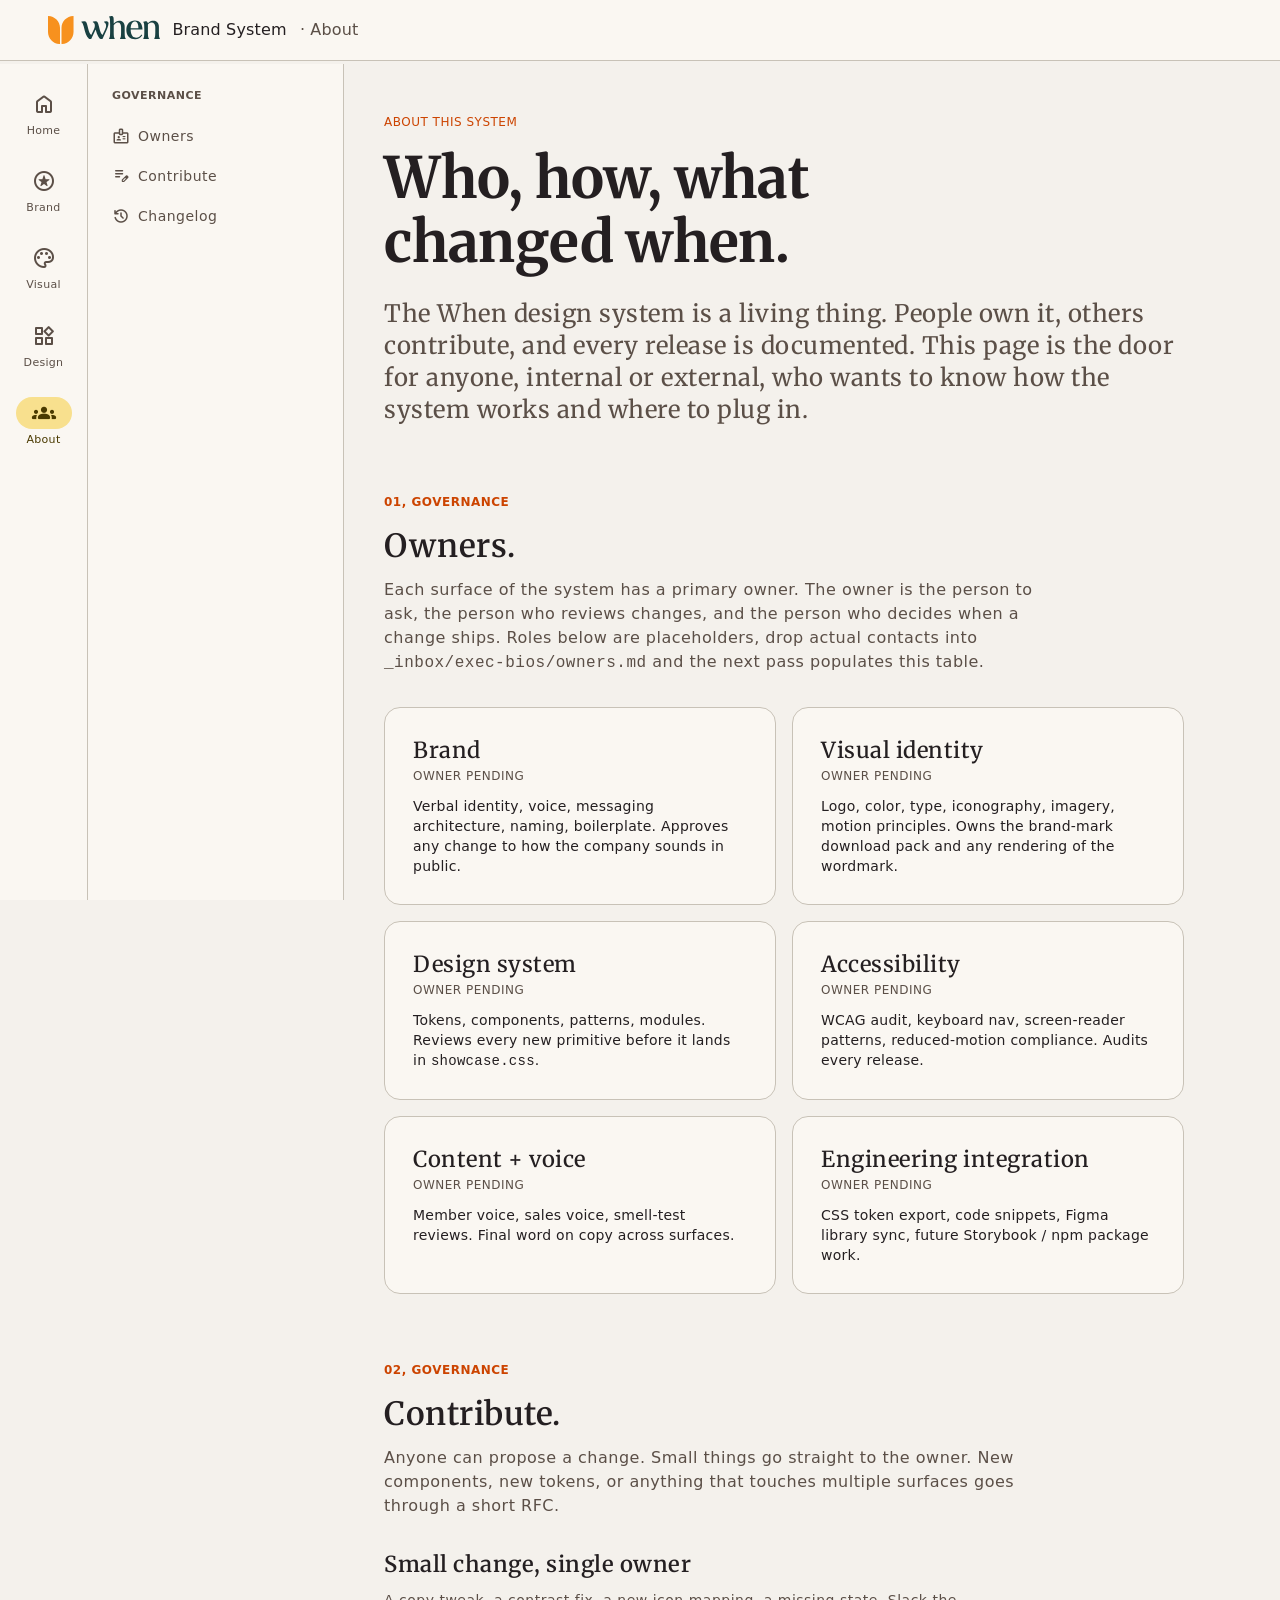
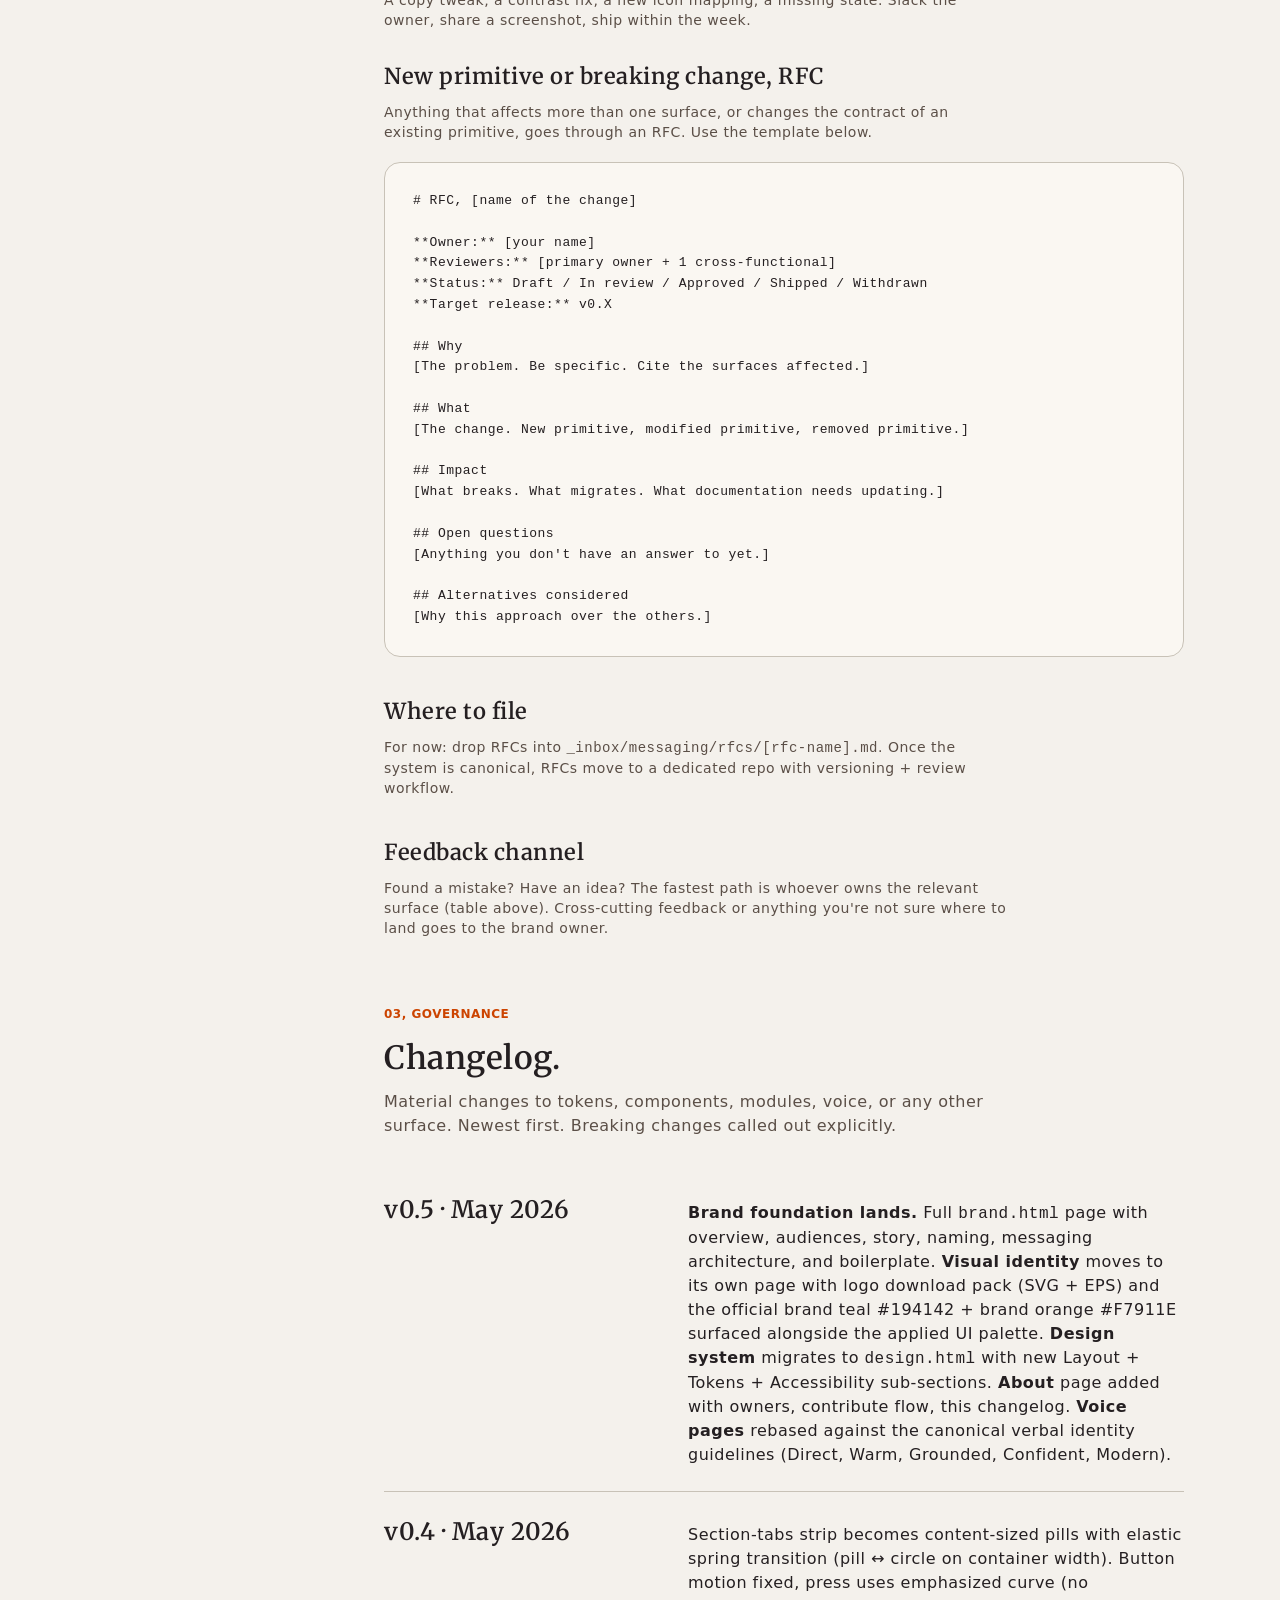
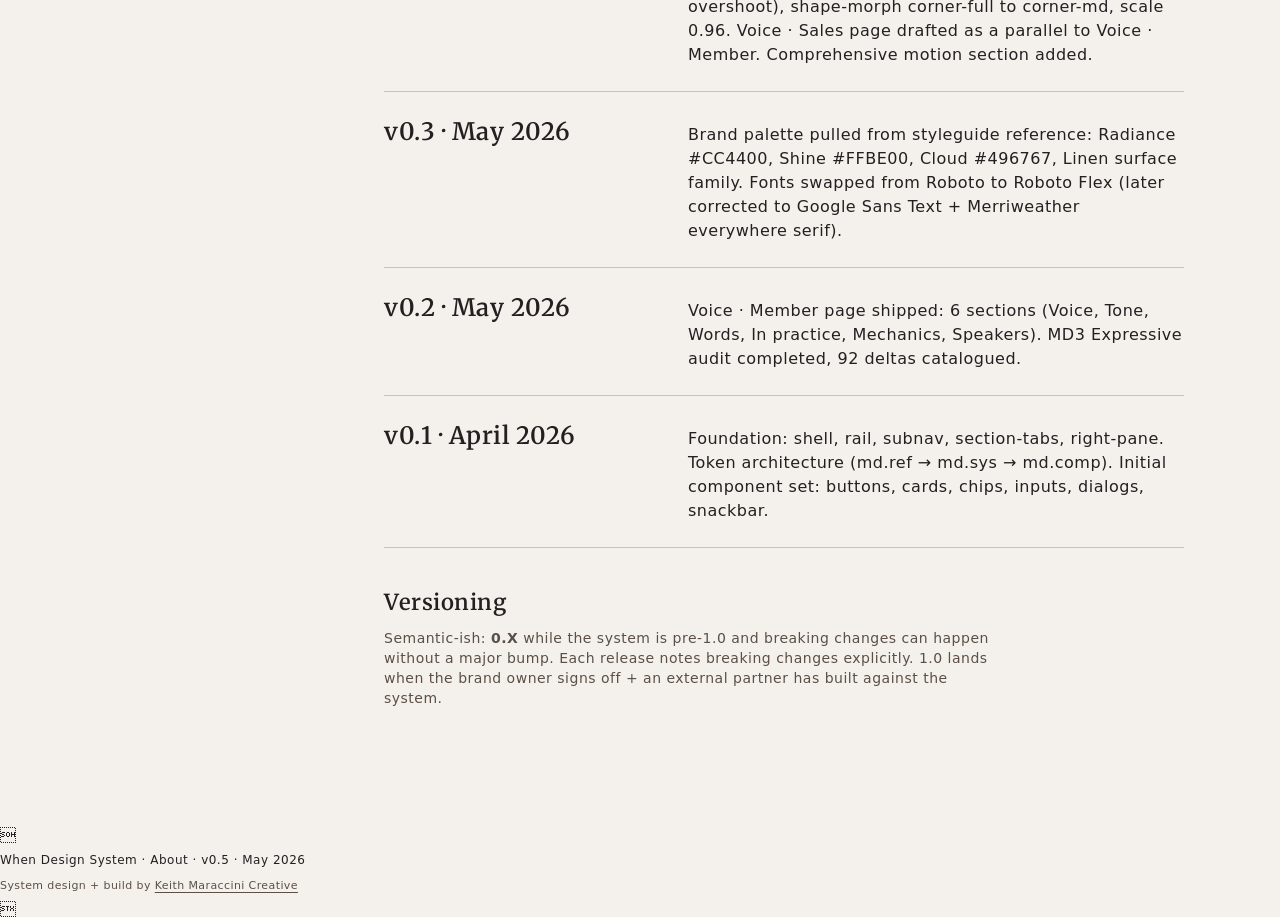
<file: governance.html>
<!DOCTYPE html>
<html lang="en">
<head>
  <meta charset="UTF-8" />
  <meta name="viewport" content="width=device-width, initial-scale=1.0" />
  <title>When, About</title>
  <meta name="description" content="Who runs the When design system, how to contribute, and what changed when." />
  <link rel="icon" type="image/svg+xml" href="when-logo.svg" />
  <link rel="preconnect" href="https://fonts.gstatic.com" crossorigin />
  <link rel="stylesheet" href="https://fonts.googleapis.com/css2?family=Material+Symbols+Rounded:opsz,wght,FILL,GRAD@20..48,100..700,0..1,-50..200" />
  <link rel="stylesheet" href="https://fonts.googleapis.com/css2?family=Merriweather:opsz,wght@18..144,300..900&display=swap" />
  <link rel="stylesheet" href="showcase.css" />
</head>
<body>

  <header class="app-header">
    <a class="app-header__brand" href="./index.html">
      <img src="when-logo.svg" alt="When" />
      <span class="app-header__title">Brand System <em>· About</em></span>
    </a>
  </header>

  <div class="shell">
    <aside class="shell-rail" aria-label="System sections">
      <a class="shell-rail__item" href="./index.html"><span class="shell-rail__icon"><span class="material-symbols-rounded">home</span></span><span class="shell-rail__label">Home</span></a>
      <a class="shell-rail__item" href="./brand.html"><span class="shell-rail__icon"><span class="material-symbols-rounded">stars</span></span><span class="shell-rail__label">Brand</span></a>
      <a class="shell-rail__item" href="./visual.html"><span class="shell-rail__icon"><span class="material-symbols-rounded">palette</span></span><span class="shell-rail__label">Visual</span></a>
      <a class="shell-rail__item" href="./design.html"><span class="shell-rail__icon"><span class="material-symbols-rounded">widgets</span></span><span class="shell-rail__label">Design</span></a>
      <a class="shell-rail__item" href="./governance.html" aria-current="page"><span class="shell-rail__icon"><span class="material-symbols-rounded">groups</span></span><span class="shell-rail__label">About</span></a>
    </aside>

    <aside class="shell-subnav" aria-label="On-page navigation">
      <div class="shell-subnav__group">
        <p class="shell-subnav__group-label">Governance</p>
        <nav class="shell-subnav__list">
          <a class="shell-subnav__item" href="#owners"><span class="material-symbols-rounded">badge</span>Owners</a>
          <a class="shell-subnav__item" href="#contribute"><span class="material-symbols-rounded">edit_note</span>Contribute</a>
          <a class="shell-subnav__item" href="#changelog"><span class="material-symbols-rounded">history</span>Changelog</a>
        </nav>
      </div>
    </aside>

    <main class="shell-main">

      <section class="page__hero">
        <span class="page__eyebrow">About this system</span>
        <h1 class="page__title">Who, how, what changed when.</h1>
        <p class="page__intro">
          The When design system is a living thing. People own it, others
          contribute, and every release is documented. This page is the door
          for anyone, internal or external, who wants to know how the system
          works and where to plug in.
        </p>
      </section>

      <!-- 01 OWNERS -->
      <section class="section" id="owners">
        <p class="section__label">01, Governance</p>
        <h2 class="section__title">Owners.</h2>
        <p class="section__intro">
          Each surface of the system has a primary owner. The owner is the
          person to ask, the person who reviews changes, and the person who
          decides when a change ships. Roles below are placeholders, drop
          actual contacts into <code>_inbox/exec-bios/owners.md</code> and the
          next pass populates this table.
        </p>

        <div class="grid-2">
          <div class="card card--outlined">
            <p class="t-title-l" style="margin: 0 0 var(--s-1);">Brand</p>
            <p class="t-label-m" style="margin: 0 0 var(--s-3); color: var(--color-on-surface-variant); text-transform: uppercase; letter-spacing: 0.5px;">Owner pending</p>
            <p class="t-body-m" style="margin: 0;">Verbal identity, voice, messaging architecture, naming, boilerplate. Approves any change to how the company sounds in public.</p>
          </div>
          <div class="card card--outlined">
            <p class="t-title-l" style="margin: 0 0 var(--s-1);">Visual identity</p>
            <p class="t-label-m" style="margin: 0 0 var(--s-3); color: var(--color-on-surface-variant); text-transform: uppercase; letter-spacing: 0.5px;">Owner pending</p>
            <p class="t-body-m" style="margin: 0;">Logo, color, type, iconography, imagery, motion principles. Owns the brand-mark download pack and any rendering of the wordmark.</p>
          </div>
          <div class="card card--outlined">
            <p class="t-title-l" style="margin: 0 0 var(--s-1);">Design system</p>
            <p class="t-label-m" style="margin: 0 0 var(--s-3); color: var(--color-on-surface-variant); text-transform: uppercase; letter-spacing: 0.5px;">Owner pending</p>
            <p class="t-body-m" style="margin: 0;">Tokens, components, patterns, modules. Reviews every new primitive before it lands in <code>showcase.css</code>.</p>
          </div>
          <div class="card card--outlined">
            <p class="t-title-l" style="margin: 0 0 var(--s-1);">Accessibility</p>
            <p class="t-label-m" style="margin: 0 0 var(--s-3); color: var(--color-on-surface-variant); text-transform: uppercase; letter-spacing: 0.5px;">Owner pending</p>
            <p class="t-body-m" style="margin: 0;">WCAG audit, keyboard nav, screen-reader patterns, reduced-motion compliance. Audits every release.</p>
          </div>
          <div class="card card--outlined">
            <p class="t-title-l" style="margin: 0 0 var(--s-1);">Content + voice</p>
            <p class="t-label-m" style="margin: 0 0 var(--s-3); color: var(--color-on-surface-variant); text-transform: uppercase; letter-spacing: 0.5px;">Owner pending</p>
            <p class="t-body-m" style="margin: 0;">Member voice, sales voice, smell-test reviews. Final word on copy across surfaces.</p>
          </div>
          <div class="card card--outlined">
            <p class="t-title-l" style="margin: 0 0 var(--s-1);">Engineering integration</p>
            <p class="t-label-m" style="margin: 0 0 var(--s-3); color: var(--color-on-surface-variant); text-transform: uppercase; letter-spacing: 0.5px;">Owner pending</p>
            <p class="t-body-m" style="margin: 0;">CSS token export, code snippets, Figma library sync, future Storybook / npm package work.</p>
          </div>
        </div>
      </section>

      <!-- 02 CONTRIBUTE -->
      <section class="section" id="contribute">
        <p class="section__label">02, Governance</p>
        <h2 class="section__title">Contribute.</h2>
        <p class="section__intro">
          Anyone can propose a change. Small things go straight to the owner.
          New components, new tokens, or anything that touches multiple
          surfaces goes through a short RFC.
        </p>

        <h3 class="subsection__title">Small change, single owner</h3>
        <p class="subsection__body">A copy tweak, a contrast fix, a new icon mapping, a missing state. Slack the owner, share a screenshot, ship within the week.</p>

        <h3 class="subsection__title" style="margin-top: var(--s-8);">New primitive or breaking change, RFC</h3>
        <p class="subsection__body">Anything that affects more than one surface, or changes the contract of an existing primitive, goes through an RFC. Use the template below.</p>

        <div class="card card--outlined" style="font-family: ui-monospace, SFMono-Regular, Menlo, monospace; font-size: 13px; line-height: 1.6;">
          <p style="margin: 0;"># RFC, [name of the change]<br/><br/>
**Owner:** [your name]<br/>
**Reviewers:** [primary owner + 1 cross-functional]<br/>
**Status:** Draft / In review / Approved / Shipped / Withdrawn<br/>
**Target release:** v0.X<br/><br/>
## Why<br/>
[The problem. Be specific. Cite the surfaces affected.]<br/><br/>
## What<br/>
[The change. New primitive, modified primitive, removed primitive.]<br/><br/>
## Impact<br/>
[What breaks. What migrates. What documentation needs updating.]<br/><br/>
## Open questions<br/>
[Anything you don't have an answer to yet.]<br/><br/>
## Alternatives considered<br/>
[Why this approach over the others.]</p>
        </div>

        <h3 class="subsection__title" style="margin-top: var(--s-10);">Where to file</h3>
        <p class="subsection__body">
          For now: drop RFCs into <code>_inbox/messaging/rfcs/[rfc-name].md</code>.
          Once the system is canonical, RFCs move to a dedicated repo
          with versioning + review workflow.
        </p>

        <h3 class="subsection__title" style="margin-top: var(--s-10);">Feedback channel</h3>
        <p class="subsection__body">
          Found a mistake? Have an idea? The fastest path is whoever owns the
          relevant surface (table above). Cross-cutting feedback or anything
          you're not sure where to land goes to the brand owner.
        </p>
      </section>

      <!-- 03 CHANGELOG -->
      <section class="section" id="changelog">
        <p class="section__label">03, Governance</p>
        <h2 class="section__title">Changelog.</h2>
        <p class="section__intro">
          Material changes to tokens, components, modules, voice, or any other
          surface. Newest first. Breaking changes called out explicitly.
        </p>

        <div class="voice-row">
          <h3 class="voice-row__title">v0.5 · May 2026</h3>
          <p class="voice-row__body">
            <strong>Brand foundation lands.</strong> Full <code>brand.html</code> page with overview,
            audiences, story, naming, messaging architecture, and boilerplate.
            <strong>Visual identity</strong> moves to its own page with logo download pack
            (SVG + EPS) and the official brand teal #194142 + brand orange #F7911E
            surfaced alongside the applied UI palette.
            <strong>Design system</strong> migrates to <code>design.html</code> with new Layout +
            Tokens + Accessibility sub-sections.
            <strong>About</strong> page added with owners, contribute flow, this changelog.
            <strong>Voice pages</strong> rebased against the canonical verbal identity
            guidelines (Direct, Warm, Grounded, Confident, Modern).
          </p>
        </div>

        <div class="voice-row">
          <h3 class="voice-row__title">v0.4 · May 2026</h3>
          <p class="voice-row__body">
            Section-tabs strip becomes content-sized pills with elastic spring
            transition (pill ↔ circle on container width). Button motion fixed,
            press uses emphasized curve (no overshoot), shape-morph corner-full
            to corner-md, scale 0.96. Voice · Sales page drafted as a parallel
            to Voice · Member. Comprehensive motion section added.
          </p>
        </div>

        <div class="voice-row">
          <h3 class="voice-row__title">v0.3 · May 2026</h3>
          <p class="voice-row__body">
            Brand palette pulled from styleguide reference: Radiance #CC4400,
            Shine #FFBE00, Cloud #496767, Linen surface family. Fonts swapped
            from Roboto to Roboto Flex (later corrected to Google Sans Text +
            Merriweather everywhere serif).
          </p>
        </div>

        <div class="voice-row">
          <h3 class="voice-row__title">v0.2 · May 2026</h3>
          <p class="voice-row__body">
            Voice · Member page shipped: 6 sections (Voice, Tone, Words, In
            practice, Mechanics, Speakers). MD3 Expressive audit completed,
            92 deltas catalogued.
          </p>
        </div>

        <div class="voice-row">
          <h3 class="voice-row__title">v0.1 · April 2026</h3>
          <p class="voice-row__body">
            Foundation: shell, rail, subnav, section-tabs, right-pane. Token
            architecture (md.ref → md.sys → md.comp). Initial component set:
            buttons, cards, chips, inputs, dialogs, snackbar.
          </p>
        </div>

        <h3 class="subsection__title" style="margin-top: var(--s-10);">Versioning</h3>
        <p class="subsection__body">
          Semantic-ish: <strong>0.X</strong> while the system is pre-1.0 and
          breaking changes can happen without a major bump. Each release notes
          breaking changes explicitly. 1.0 lands when the brand owner signs off
          + an external partner has built against the system.
        </p>
      </section>

    </main>
  </div>

  
    <div class="footer-meta">
      <div class="footer-meta__line">When Design System · About · v0.5 · May 2026</div>
      <div class="footer-meta__credit">System design + build by <a href="#" class="footer-meta__link">Keith Maraccini Creative</a></div>
    </div>
  

  <script>
    const targets = document.querySelectorAll('[id]');
    const tocLinks = document.querySelectorAll('.sidebar__item');
    const setActive = (id) => {
      tocLinks.forEach(l => l.classList.toggle('is-active', l.getAttribute('href') === '#' + id));
    };
    if ('IntersectionObserver' in window) {
      const io = new IntersectionObserver((entries) => {
        const visible = entries.filter(e => e.isIntersecting)
          .sort((a, b) => a.boundingClientRect.top - b.boundingClientRect.top)[0];
        if (visible) setActive(visible.target.id);
      }, { rootMargin: '-88px 0px -60% 0px', threshold: 0 });
      targets.forEach(t => io.observe(t));
    }
  </script>
</body>
</html>
</file>
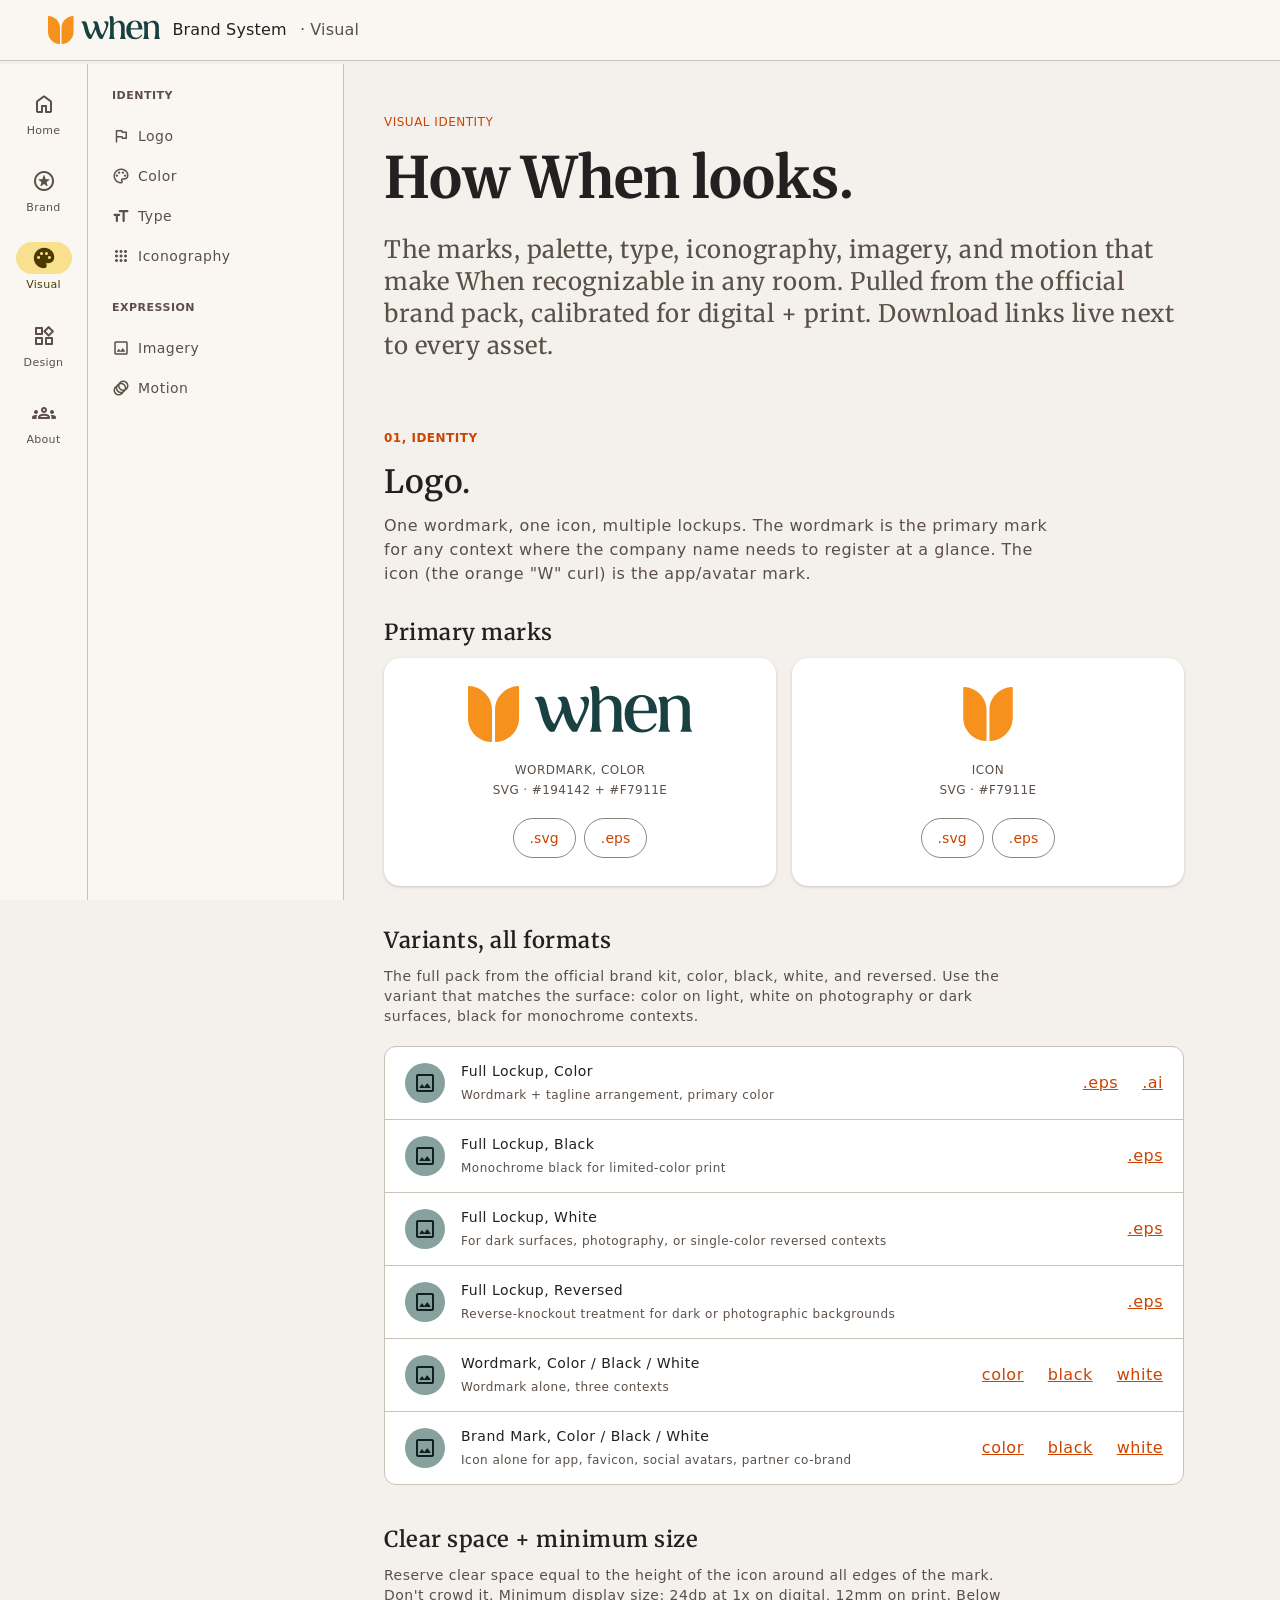
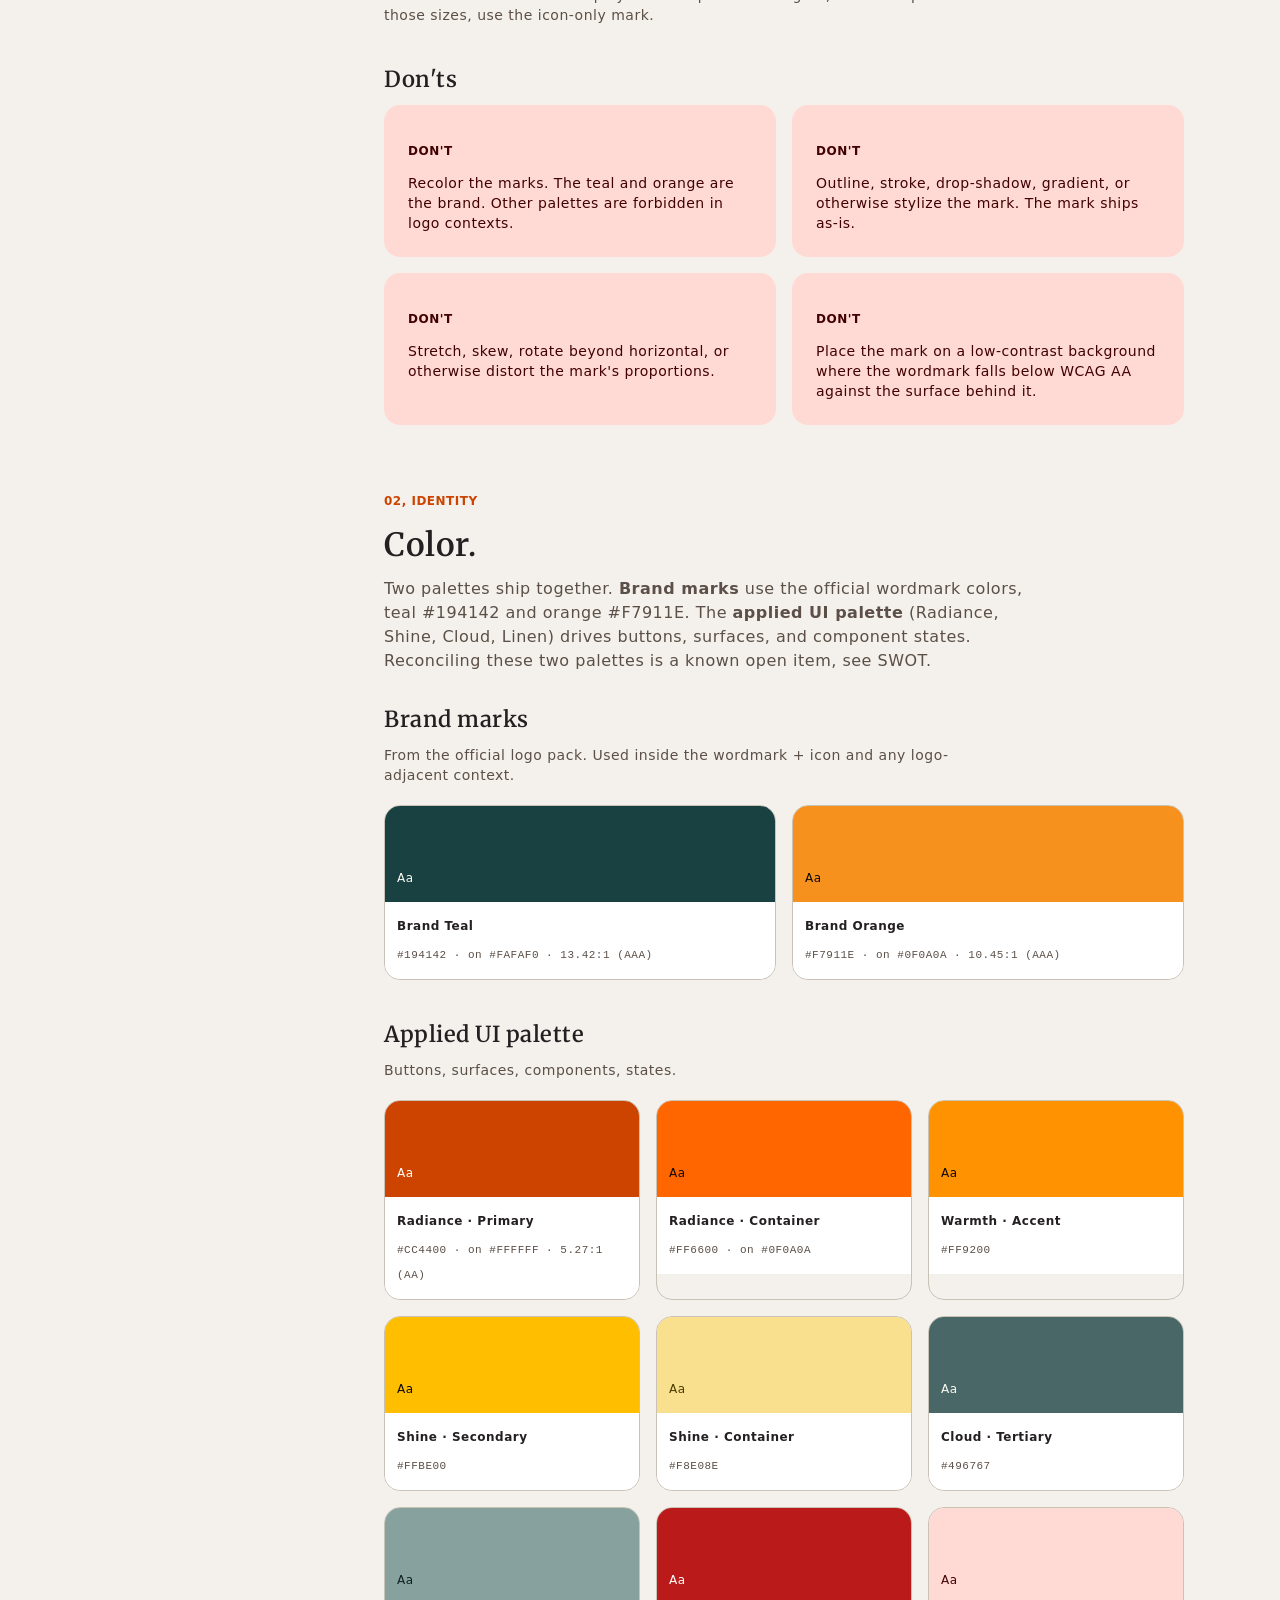
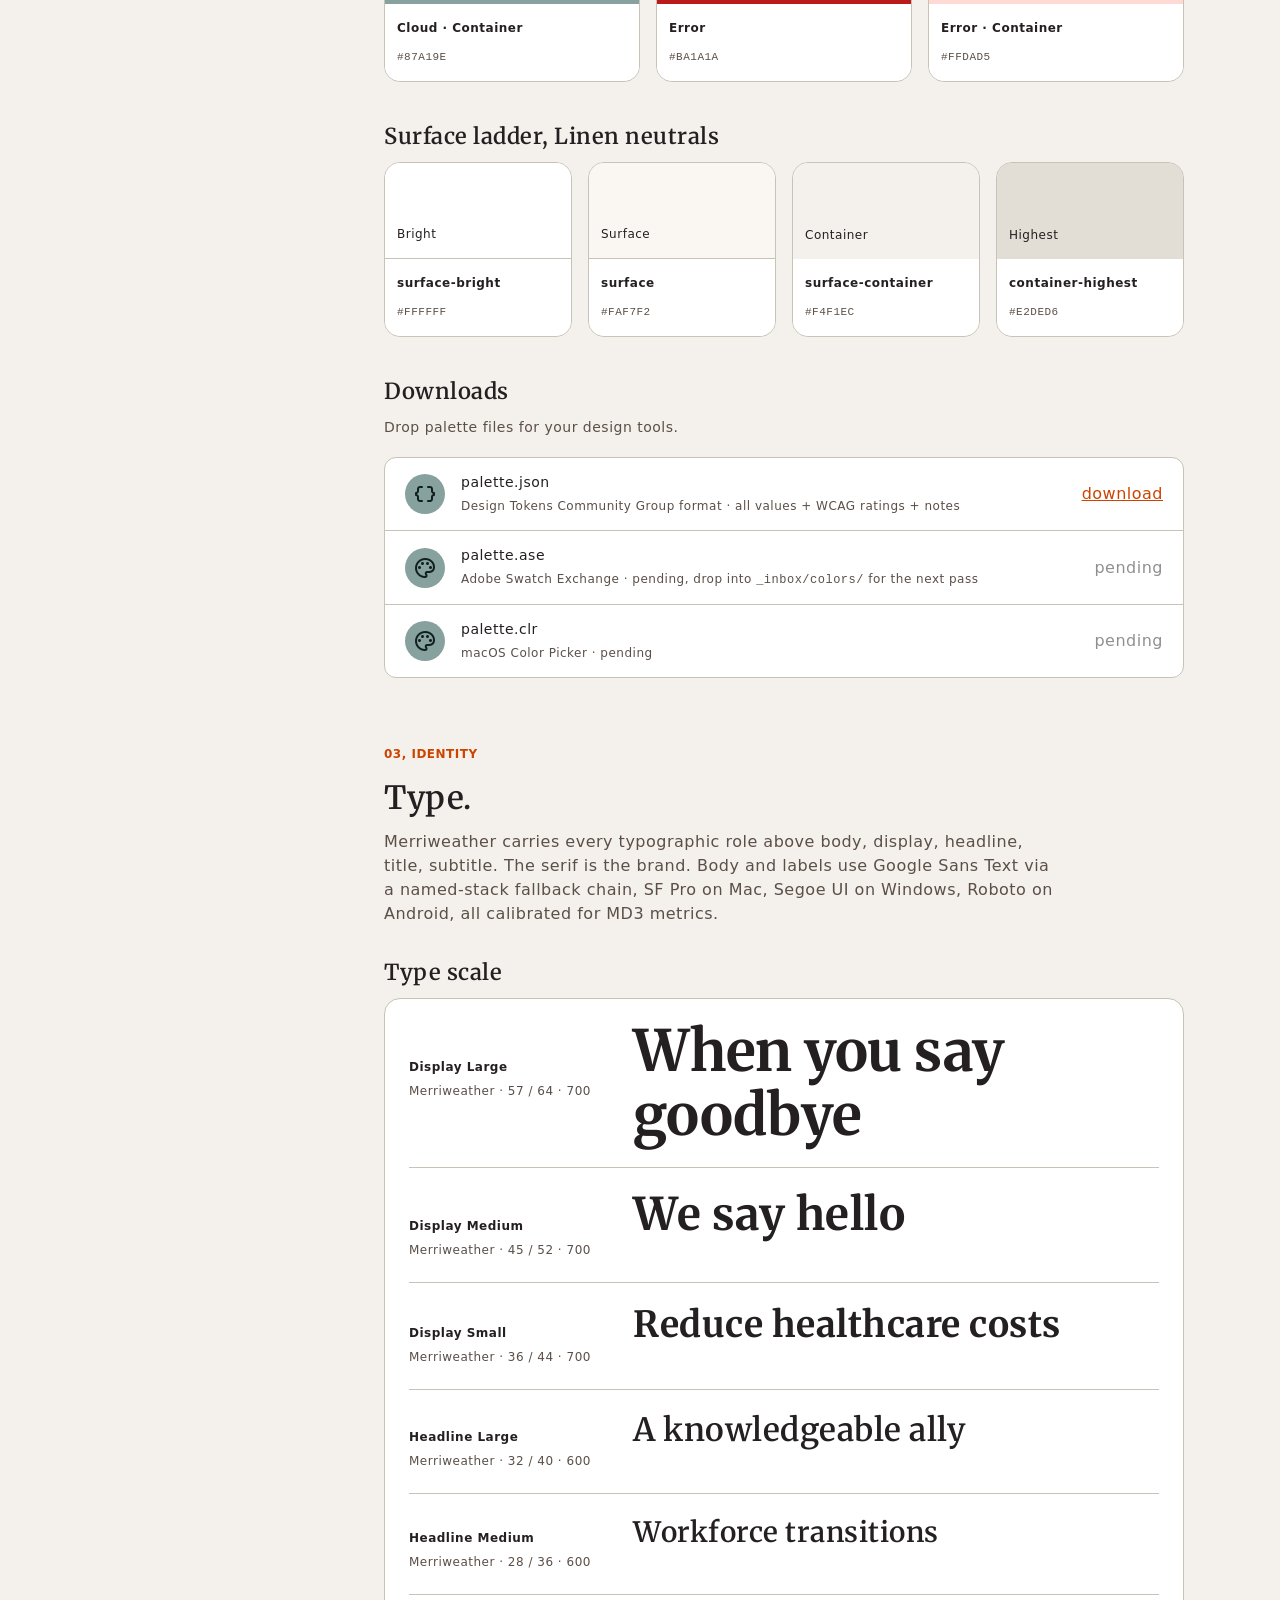
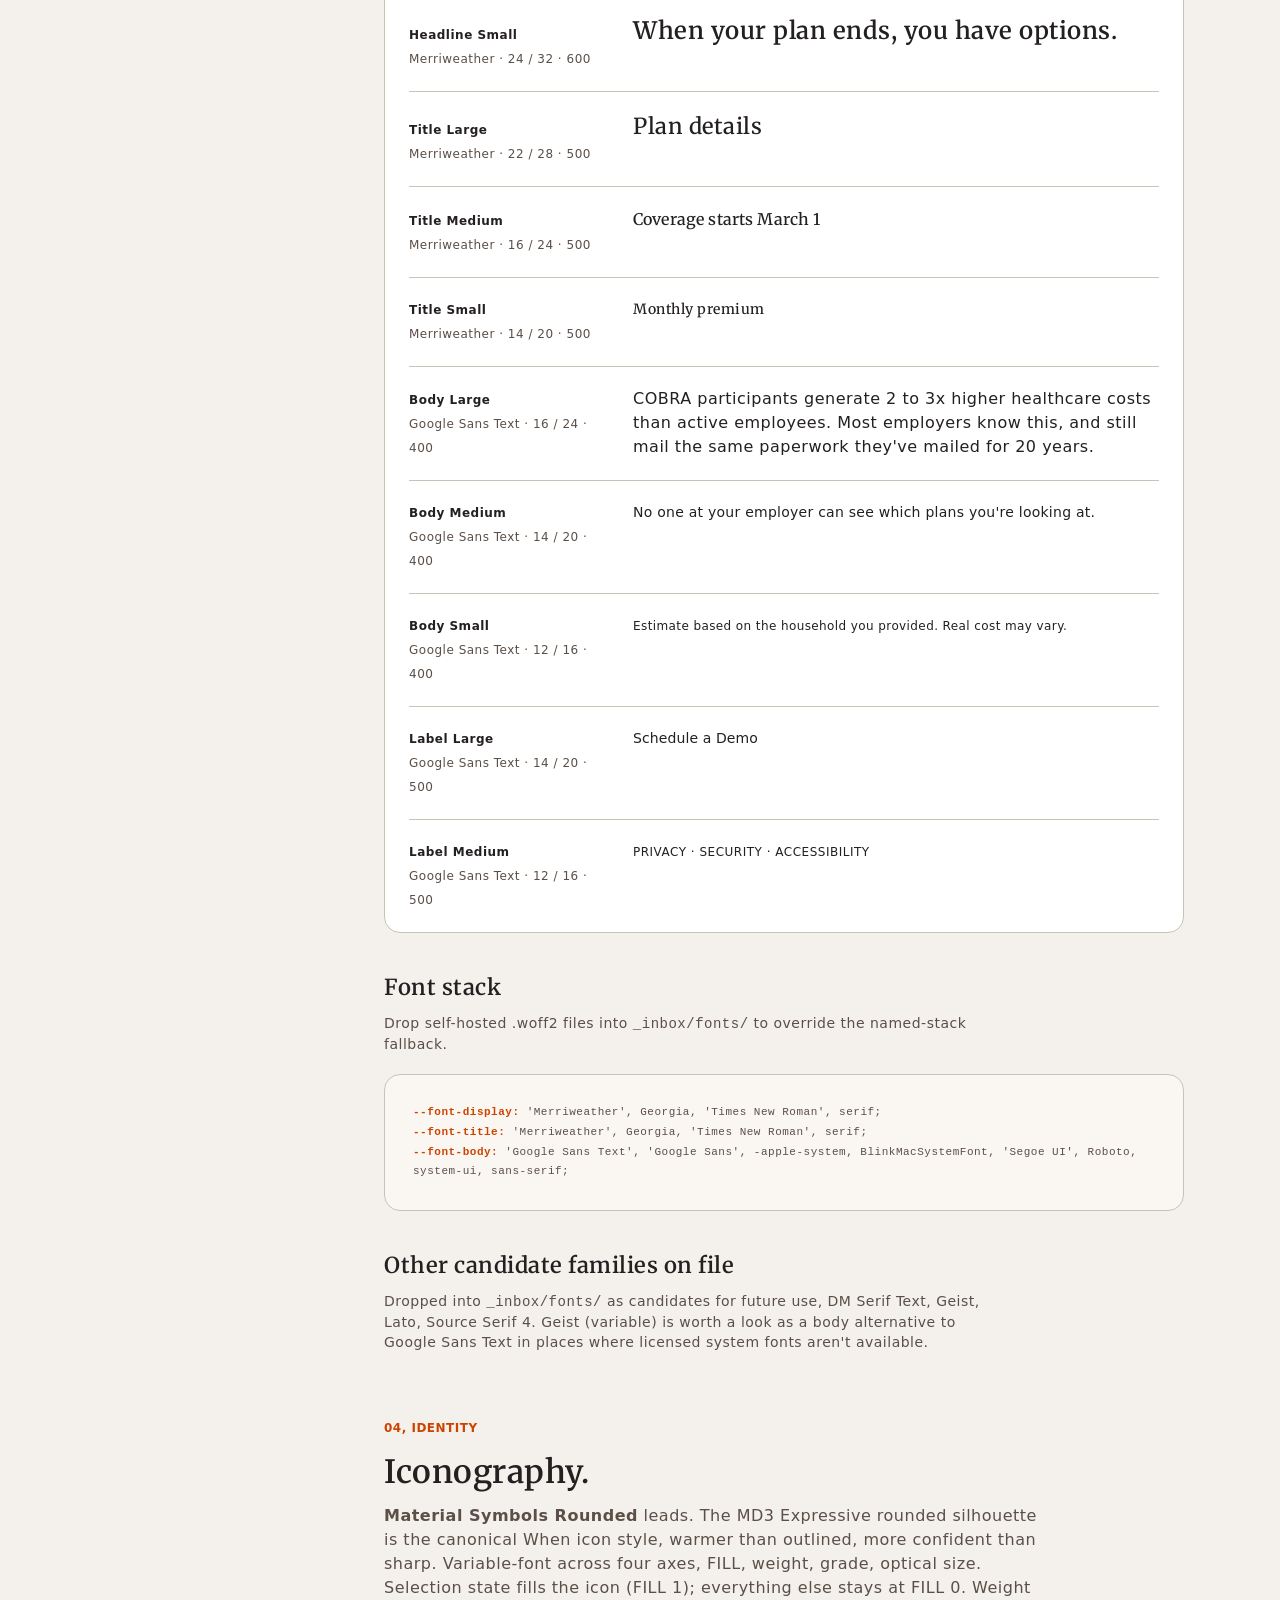
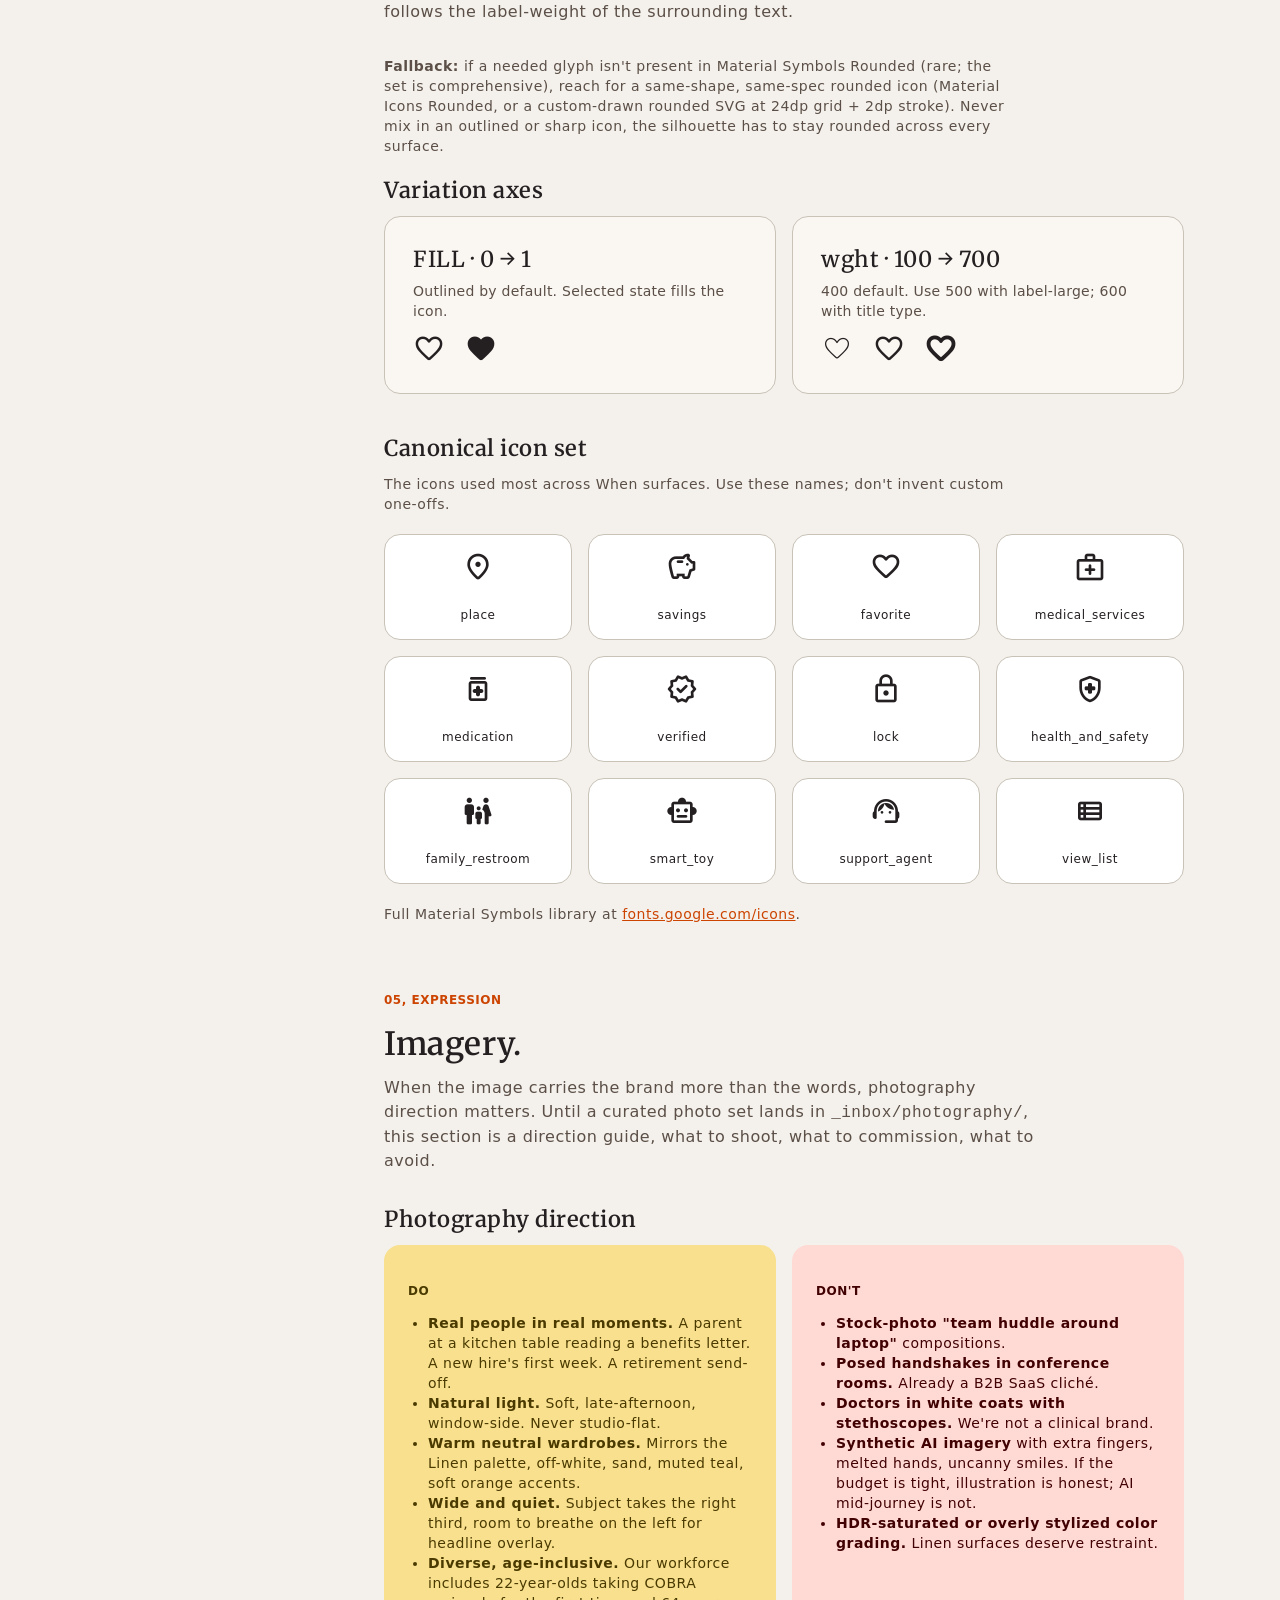
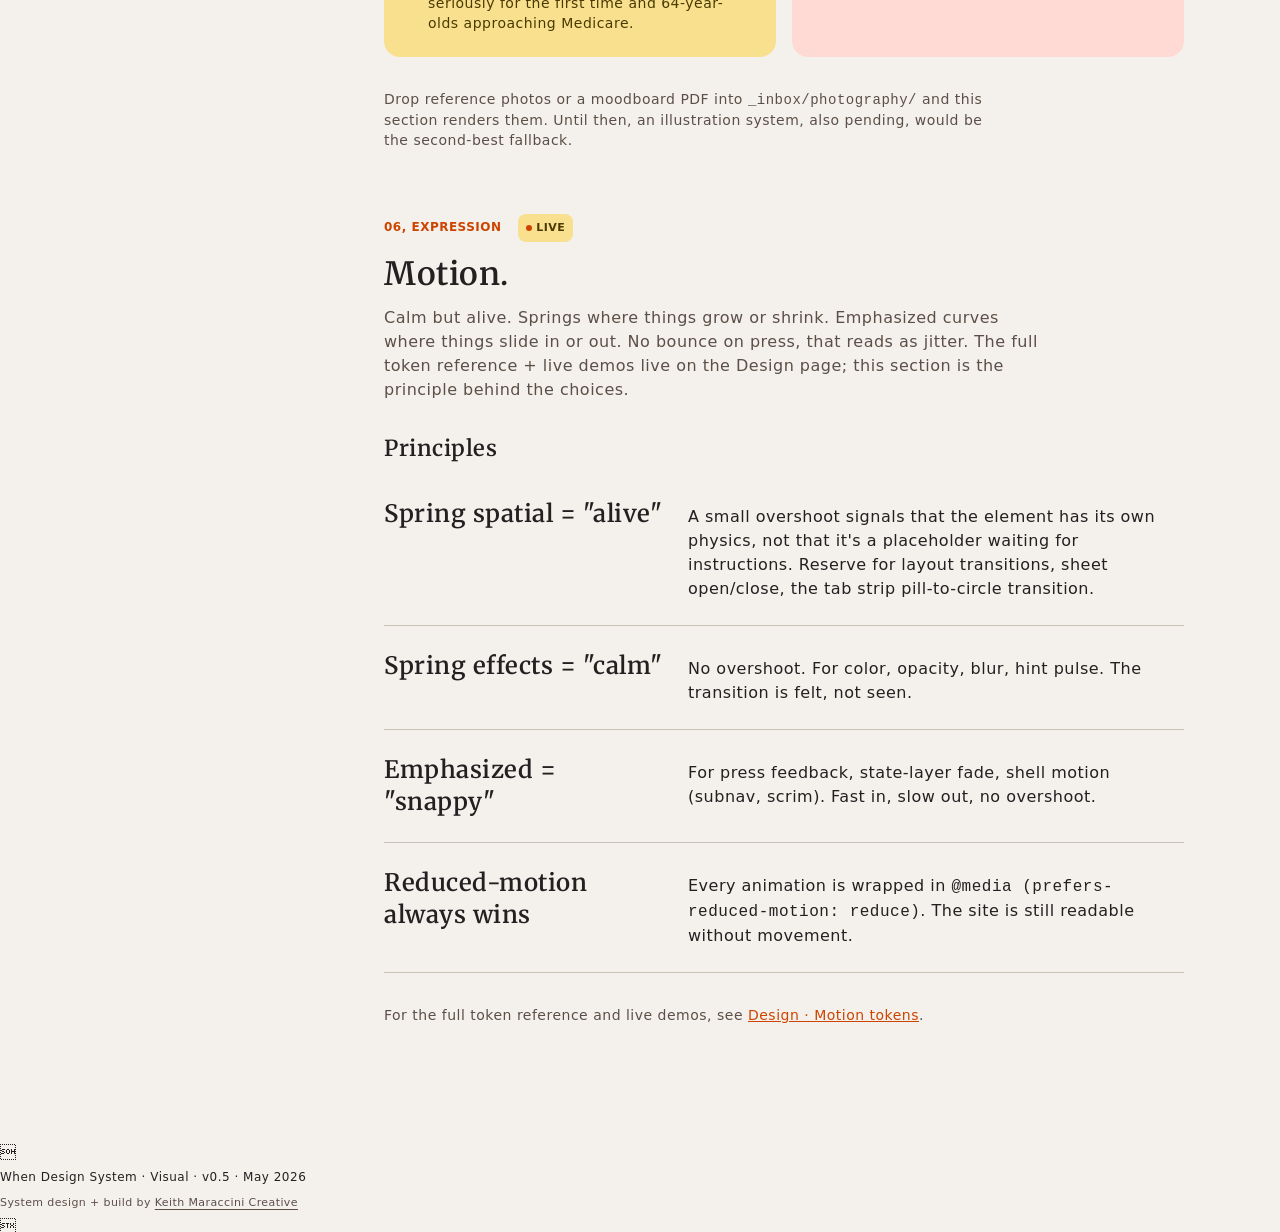
<file: visual.html>
<!DOCTYPE html>
<html lang="en">
<head>
  <meta charset="UTF-8" />
  <meta name="viewport" content="width=device-width, initial-scale=1.0" />
  <title>When, Visual Identity</title>
  <meta name="description" content="When visual identity: logo, color, type, iconography, imagery, motion." />
  <link rel="icon" type="image/svg+xml" href="when-logo.svg" />
  <link rel="preconnect" href="https://fonts.gstatic.com" crossorigin />
  <link rel="stylesheet" href="https://fonts.googleapis.com/css2?family=Material+Symbols+Rounded:opsz,wght,FILL,GRAD@20..48,100..700,0..1,-50..200" />
  <link rel="stylesheet" href="https://fonts.googleapis.com/css2?family=Merriweather:opsz,wght@18..144,300..900&display=swap" />
  <link rel="stylesheet" href="showcase.css" />
</head>
<body>

  <header class="app-header">
    <a class="app-header__brand" href="./index.html">
      <img src="when-logo.svg" alt="When" />
      <span class="app-header__title">Brand System <em>· Visual</em></span>
    </a>
  </header>

  <div class="shell">
    <aside class="shell-rail" aria-label="System sections">
      <a class="shell-rail__item" href="./index.html"><span class="shell-rail__icon"><span class="material-symbols-rounded">home</span></span><span class="shell-rail__label">Home</span></a>
      <a class="shell-rail__item" href="./brand.html"><span class="shell-rail__icon"><span class="material-symbols-rounded">stars</span></span><span class="shell-rail__label">Brand</span></a>
      <a class="shell-rail__item" href="./visual.html" aria-current="page"><span class="shell-rail__icon"><span class="material-symbols-rounded">palette</span></span><span class="shell-rail__label">Visual</span></a>
      <a class="shell-rail__item" href="./design.html"><span class="shell-rail__icon"><span class="material-symbols-rounded">widgets</span></span><span class="shell-rail__label">Design</span></a>
      <a class="shell-rail__item" href="./governance.html"><span class="shell-rail__icon"><span class="material-symbols-rounded">groups</span></span><span class="shell-rail__label">About</span></a>
    </aside>

    <aside class="shell-subnav" aria-label="On-page navigation">
      <div class="shell-subnav__group">
        <p class="shell-subnav__group-label">Identity</p>
        <nav class="shell-subnav__list">
          <a class="shell-subnav__item" href="#logo"><span class="material-symbols-rounded">flag</span>Logo</a>
          <a class="shell-subnav__item" href="#color"><span class="material-symbols-rounded">palette</span>Color</a>
          <a class="shell-subnav__item" href="#type"><span class="material-symbols-rounded">format_size</span>Type</a>
          <a class="shell-subnav__item" href="#iconography"><span class="material-symbols-rounded">apps</span>Iconography</a>
        </nav>
      </div>
      <div class="shell-subnav__group">
        <p class="shell-subnav__group-label">Expression</p>
        <nav class="shell-subnav__list">
          <a class="shell-subnav__item" href="#imagery"><span class="material-symbols-rounded">image</span>Imagery</a>
          <a class="shell-subnav__item" href="#motion"><span class="material-symbols-rounded">animation</span>Motion</a>
        </nav>
      </div>
    </aside>

    <main class="shell-main">

      <section class="page__hero">
        <span class="page__eyebrow">Visual Identity</span>
        <h1 class="page__title">How When looks.</h1>
        <p class="page__intro">
          The marks, palette, type, iconography, imagery, and motion that make
          When recognizable in any room. Pulled from the official brand pack,
          calibrated for digital + print. Download links live next to every
          asset.
        </p>
      </section>

      <!-- 01 LOGO -->
      <section class="section" id="logo">
        <p class="section__label">01, Identity</p>
        <h2 class="section__title">Logo.</h2>
        <p class="section__intro">
          One wordmark, one icon, multiple lockups. The wordmark is the primary
          mark for any context where the company name needs to register at a
          glance. The icon (the orange "W" curl) is the app/avatar mark.
        </p>

        <h3 class="subsection__title">Primary marks</h3>
        <div class="grid-2">
          <div class="card" style="background: var(--color-surface-bright); display: flex; flex-direction: column; align-items: center; gap: var(--s-5);">
            <img src="assets/logos/when-logo.svg" alt="When wordmark, primary" style="height: 56px; width: auto;" />
            <div style="text-align: center;">
              <p class="t-label-m" style="margin: 0; text-transform: uppercase; letter-spacing: 0.5px; color: var(--color-on-surface-variant);">Wordmark, color</p>
              <p class="t-body-s" style="margin: var(--s-1) 0 0; color: var(--color-on-surface-variant);">SVG · #194142 + #F7911E</p>
            </div>
            <div style="display: flex; gap: var(--s-2); flex-wrap: wrap; justify-content: center;">
              <a href="assets/logos/when-logo.svg" download class="btn btn--outlined btn--sm">.svg</a>
              <a href="assets/logos/When-Logo_Wordmark-Color.eps" download class="btn btn--outlined btn--sm">.eps</a>
            </div>
          </div>
          <div class="card" style="background: var(--color-surface-bright); display: flex; flex-direction: column; align-items: center; gap: var(--s-5);">
            <img src="assets/logos/when-icon.svg" alt="When icon, the orange W curl" style="height: 56px; width: auto;" />
            <div style="text-align: center;">
              <p class="t-label-m" style="margin: 0; text-transform: uppercase; letter-spacing: 0.5px; color: var(--color-on-surface-variant);">Icon</p>
              <p class="t-body-s" style="margin: var(--s-1) 0 0; color: var(--color-on-surface-variant);">SVG · #F7911E</p>
            </div>
            <div style="display: flex; gap: var(--s-2); flex-wrap: wrap; justify-content: center;">
              <a href="assets/logos/when-icon.svg" download class="btn btn--outlined btn--sm">.svg</a>
              <a href="assets/logos/When-Logo_Brand-Mark-Color.eps" download class="btn btn--outlined btn--sm">.eps</a>
            </div>
          </div>
        </div>

        <h3 class="subsection__title" style="margin-top: var(--s-10);">Variants, all formats</h3>
        <p class="subsection__body">
          The full pack from the official brand kit, color, black, white, and
          reversed. Use the variant that matches the surface: color on light, white
          on photography or dark surfaces, black for monochrome contexts.
        </p>
        <div class="list">
          <div class="list__item"><div class="list__item-avatar"><span class="material-symbols-rounded">image</span></div><div class="list__item-text"><div class="list__item-title">Full Lockup, Color</div><div class="list__item-supporting">Wordmark + tagline arrangement, primary color</div></div><a href="assets/logos/When-Logo_Full-Lockup-Color.eps" download class="block--inline-link">.eps</a><a href="assets/logos/When-Logo_Full-Lockup-Color.ai" download class="block--inline-link" style="margin-left: var(--s-2);">.ai</a></div>
          <div class="list__item"><div class="list__item-avatar"><span class="material-symbols-rounded">image</span></div><div class="list__item-text"><div class="list__item-title">Full Lockup, Black</div><div class="list__item-supporting">Monochrome black for limited-color print</div></div><a href="assets/logos/When-Logo_Full-Lockup-Black.eps" download class="block--inline-link">.eps</a></div>
          <div class="list__item"><div class="list__item-avatar"><span class="material-symbols-rounded">image</span></div><div class="list__item-text"><div class="list__item-title">Full Lockup, White</div><div class="list__item-supporting">For dark surfaces, photography, or single-color reversed contexts</div></div><a href="assets/logos/When-Logo_Full-Lockup-White.eps" download class="block--inline-link">.eps</a></div>
          <div class="list__item"><div class="list__item-avatar"><span class="material-symbols-rounded">image</span></div><div class="list__item-text"><div class="list__item-title">Full Lockup, Reversed</div><div class="list__item-supporting">Reverse-knockout treatment for dark or photographic backgrounds</div></div><a href="assets/logos/When-Logo_Full-Lockup-Reversed.eps" download class="block--inline-link">.eps</a></div>
          <div class="list__item"><div class="list__item-avatar"><span class="material-symbols-rounded">image</span></div><div class="list__item-text"><div class="list__item-title">Wordmark, Color / Black / White</div><div class="list__item-supporting">Wordmark alone, three contexts</div></div><a href="assets/logos/When-Logo_Wordmark-Color.eps" download class="block--inline-link">color</a><a href="assets/logos/When-Logo_Wordmark-Black.eps" download class="block--inline-link" style="margin-left: var(--s-2);">black</a><a href="assets/logos/When-Logo_Wordmark-White.eps" download class="block--inline-link" style="margin-left: var(--s-2);">white</a></div>
          <div class="list__item"><div class="list__item-avatar"><span class="material-symbols-rounded">image</span></div><div class="list__item-text"><div class="list__item-title">Brand Mark, Color / Black / White</div><div class="list__item-supporting">Icon alone for app, favicon, social avatars, partner co-brand</div></div><a href="assets/logos/When-Logo_Brand-Mark-Color.eps" download class="block--inline-link">color</a><a href="assets/logos/When-Logo_Brand-Mark-Black.eps" download class="block--inline-link" style="margin-left: var(--s-2);">black</a><a href="assets/logos/When-Logo_Brand-Mark-White.eps" download class="block--inline-link" style="margin-left: var(--s-2);">white</a></div>
        </div>

        <h3 class="subsection__title" style="margin-top: var(--s-10);">Clear space + minimum size</h3>
        <p class="subsection__body">
          Reserve clear space equal to the height of the icon around all edges
          of the mark. Don't crowd it. Minimum display size: 24dp at 1x on
          digital, 12mm on print. Below those sizes, use the icon-only mark.
        </p>

        <h3 class="subsection__title" style="margin-top: var(--s-10);">Don'ts</h3>
        <div class="grid-2">
          <div class="dont"><p class="dont__label">Don't</p>Recolor the marks. The teal and orange are the brand. Other palettes are forbidden in logo contexts.</div>
          <div class="dont"><p class="dont__label">Don't</p>Outline, stroke, drop-shadow, gradient, or otherwise stylize the mark. The mark ships as-is.</div>
          <div class="dont"><p class="dont__label">Don't</p>Stretch, skew, rotate beyond horizontal, or otherwise distort the mark's proportions.</div>
          <div class="dont"><p class="dont__label">Don't</p>Place the mark on a low-contrast background where the wordmark falls below WCAG AA against the surface behind it.</div>
        </div>
      </section>

      <!-- 02 COLOR -->
      <section class="section" id="color">
        <p class="section__label">02, Identity</p>
        <h2 class="section__title">Color.</h2>
        <p class="section__intro">
          Two palettes ship together. <strong>Brand marks</strong> use the
          official wordmark colors, teal #194142 and orange #F7911E. The
          <strong>applied UI palette</strong> (Radiance, Shine, Cloud, Linen)
          drives buttons, surfaces, and component states. Reconciling these
          two palettes is a known open item, see SWOT.
        </p>

        <h3 class="subsection__title">Brand marks</h3>
        <p class="subsection__body">From the official logo pack. Used inside the wordmark + icon and any logo-adjacent context.</p>
        <div class="grid-2">
          <div class="swatch">
            <div class="swatch__chip" style="background: #194142; color: #FAFAF0;">Aa</div>
            <div class="swatch__meta"><strong>Brand Teal</strong><code>#194142 · on #FAFAF0 · 13.42:1 (AAA)</code></div>
          </div>
          <div class="swatch">
            <div class="swatch__chip" style="background: #F7911E; color: #0F0A0A;">Aa</div>
            <div class="swatch__meta"><strong>Brand Orange</strong><code>#F7911E · on #0F0A0A · 10.45:1 (AAA)</code></div>
          </div>
        </div>

        <h3 class="subsection__title" style="margin-top: var(--s-10);">Applied UI palette</h3>
        <p class="subsection__body">Buttons, surfaces, components, states.</p>
        <div class="grid-3">
          <div class="swatch"><div class="swatch__chip" style="background: #CC4400; color: #FFFFFF;">Aa</div><div class="swatch__meta"><strong>Radiance · Primary</strong><code>#CC4400 · on #FFFFFF · 5.27:1 (AA)</code></div></div>
          <div class="swatch"><div class="swatch__chip" style="background: #FF6600; color: #0F0A0A;">Aa</div><div class="swatch__meta"><strong>Radiance · Container</strong><code>#FF6600 · on #0F0A0A</code></div></div>
          <div class="swatch"><div class="swatch__chip" style="background: #FF9200; color: #0F0A0A;">Aa</div><div class="swatch__meta"><strong>Warmth · Accent</strong><code>#FF9200</code></div></div>
          <div class="swatch"><div class="swatch__chip" style="background: #FFBE00; color: #0F0A0A;">Aa</div><div class="swatch__meta"><strong>Shine · Secondary</strong><code>#FFBE00</code></div></div>
          <div class="swatch"><div class="swatch__chip" style="background: #F8E08E; color: #4A3A00;">Aa</div><div class="swatch__meta"><strong>Shine · Container</strong><code>#F8E08E</code></div></div>
          <div class="swatch"><div class="swatch__chip" style="background: #496767; color: #FAFAF0;">Aa</div><div class="swatch__meta"><strong>Cloud · Tertiary</strong><code>#496767</code></div></div>
          <div class="swatch"><div class="swatch__chip" style="background: #87A19E; color: #0F2021;">Aa</div><div class="swatch__meta"><strong>Cloud · Container</strong><code>#87A19E</code></div></div>
          <div class="swatch"><div class="swatch__chip" style="background: #BA1A1A; color: #FFFFFF;">Aa</div><div class="swatch__meta"><strong>Error</strong><code>#BA1A1A</code></div></div>
          <div class="swatch"><div class="swatch__chip" style="background: #FFDAD5; color: #410002;">Aa</div><div class="swatch__meta"><strong>Error · Container</strong><code>#FFDAD5</code></div></div>
        </div>

        <h3 class="subsection__title" style="margin-top: var(--s-10);">Surface ladder, Linen neutrals</h3>
        <div class="grid-4">
          <div class="swatch"><div class="swatch__chip" style="background: #FFFFFF; color: #241F21; border-bottom: 1px solid #C8C2B7;">Bright</div><div class="swatch__meta"><strong>surface-bright</strong><code>#FFFFFF</code></div></div>
          <div class="swatch"><div class="swatch__chip" style="background: #FAF7F2; color: #241F21; border-bottom: 1px solid #C8C2B7;">Surface</div><div class="swatch__meta"><strong>surface</strong><code>#FAF7F2</code></div></div>
          <div class="swatch"><div class="swatch__chip" style="background: #F4F1EC; color: #241F21;">Container</div><div class="swatch__meta"><strong>surface-container</strong><code>#F4F1EC</code></div></div>
          <div class="swatch"><div class="swatch__chip" style="background: #E2DED6; color: #241F21;">Highest</div><div class="swatch__meta"><strong>container-highest</strong><code>#E2DED6</code></div></div>
        </div>

        <h3 class="subsection__title" style="margin-top: var(--s-10);">Downloads</h3>
        <p class="subsection__body">Drop palette files for your design tools.</p>
        <div class="list">
          <div class="list__item"><div class="list__item-avatar"><span class="material-symbols-rounded">data_object</span></div><div class="list__item-text"><div class="list__item-title">palette.json</div><div class="list__item-supporting">Design Tokens Community Group format · all values + WCAG ratings + notes</div></div><a href="assets/colors/palette.json" download class="block--inline-link">download</a></div>
          <div class="list__item"><div class="list__item-avatar"><span class="material-symbols-rounded">palette</span></div><div class="list__item-text"><div class="list__item-title">palette.ase</div><div class="list__item-supporting">Adobe Swatch Exchange · pending, drop into <code>_inbox/colors/</code> for the next pass</div></div><span class="block--inline-link" style="opacity: 0.5;">pending</span></div>
          <div class="list__item"><div class="list__item-avatar"><span class="material-symbols-rounded">palette</span></div><div class="list__item-text"><div class="list__item-title">palette.clr</div><div class="list__item-supporting">macOS Color Picker · pending</div></div><span class="block--inline-link" style="opacity: 0.5;">pending</span></div>
        </div>
      </section>

      <!-- 03 TYPE -->
      <section class="section" id="type">
        <p class="section__label">03, Identity</p>
        <h2 class="section__title">Type.</h2>
        <p class="section__intro">
          Merriweather carries every typographic role above body, display,
          headline, title, subtitle. The serif is the brand. Body and labels
          use Google Sans Text via a named-stack fallback chain, SF Pro on
          Mac, Segoe UI on Windows, Roboto on Android, all calibrated for MD3
          metrics.
        </p>

        <h3 class="subsection__title">Type scale</h3>
        <div class="type-list">
          <div class="type-row"><div class="type-row__meta"><strong>Display Large</strong>Merriweather · 57 / 64 · 700</div><p class="type-row__demo t-display-l">When you say goodbye</p></div>
          <div class="type-row"><div class="type-row__meta"><strong>Display Medium</strong>Merriweather · 45 / 52 · 700</div><p class="type-row__demo t-display-m">We say hello</p></div>
          <div class="type-row"><div class="type-row__meta"><strong>Display Small</strong>Merriweather · 36 / 44 · 700</div><p class="type-row__demo t-display-s">Reduce healthcare costs</p></div>
          <div class="type-row"><div class="type-row__meta"><strong>Headline Large</strong>Merriweather · 32 / 40 · 600</div><p class="type-row__demo t-headline-l">A knowledgeable ally</p></div>
          <div class="type-row"><div class="type-row__meta"><strong>Headline Medium</strong>Merriweather · 28 / 36 · 600</div><p class="type-row__demo t-headline-m">Workforce transitions</p></div>
          <div class="type-row"><div class="type-row__meta"><strong>Headline Small</strong>Merriweather · 24 / 32 · 600</div><p class="type-row__demo t-headline-s">When your plan ends, you have options.</p></div>
          <div class="type-row"><div class="type-row__meta"><strong>Title Large</strong>Merriweather · 22 / 28 · 500</div><p class="type-row__demo t-title-l">Plan details</p></div>
          <div class="type-row"><div class="type-row__meta"><strong>Title Medium</strong>Merriweather · 16 / 24 · 500</div><p class="type-row__demo t-title-m">Coverage starts March 1</p></div>
          <div class="type-row"><div class="type-row__meta"><strong>Title Small</strong>Merriweather · 14 / 20 · 500</div><p class="type-row__demo t-title-s">Monthly premium</p></div>
          <div class="type-row"><div class="type-row__meta"><strong>Body Large</strong>Google Sans Text · 16 / 24 · 400</div><p class="type-row__demo t-body-l">COBRA participants generate 2 to 3x higher healthcare costs than active employees. Most employers know this, and still mail the same paperwork they've mailed for 20 years.</p></div>
          <div class="type-row"><div class="type-row__meta"><strong>Body Medium</strong>Google Sans Text · 14 / 20 · 400</div><p class="type-row__demo t-body-m">No one at your employer can see which plans you're looking at.</p></div>
          <div class="type-row"><div class="type-row__meta"><strong>Body Small</strong>Google Sans Text · 12 / 16 · 400</div><p class="type-row__demo t-body-s">Estimate based on the household you provided. Real cost may vary.</p></div>
          <div class="type-row"><div class="type-row__meta"><strong>Label Large</strong>Google Sans Text · 14 / 20 · 500</div><p class="type-row__demo t-label-l">Schedule a Demo</p></div>
          <div class="type-row"><div class="type-row__meta"><strong>Label Medium</strong>Google Sans Text · 12 / 16 · 500</div><p class="type-row__demo t-label-m">PRIVACY · SECURITY · ACCESSIBILITY</p></div>
        </div>

        <h3 class="subsection__title" style="margin-top: var(--s-10);">Font stack</h3>
        <p class="subsection__body">Drop self-hosted .woff2 files into <code>_inbox/fonts/</code> to override the named-stack fallback.</p>
        <div class="card card--outlined">
          <p class="demo__meta" style="margin: 0; line-height: 1.8;">
<span style="color: var(--color-primary); font-weight: 600;">--font-display:</span> 'Merriweather', Georgia, 'Times New Roman', serif;<br/>
<span style="color: var(--color-primary); font-weight: 600;">--font-title:</span> 'Merriweather', Georgia, 'Times New Roman', serif;<br/>
<span style="color: var(--color-primary); font-weight: 600;">--font-body:</span> 'Google Sans Text', 'Google Sans', -apple-system, BlinkMacSystemFont, 'Segoe UI', Roboto, system-ui, sans-serif;
          </p>
        </div>

        <h3 class="subsection__title" style="margin-top: var(--s-10);">Other candidate families on file</h3>
        <p class="subsection__body">Dropped into <code>_inbox/fonts/</code> as candidates for future use, DM Serif Text, Geist, Lato, Source Serif 4. Geist (variable) is worth a look as a body alternative to Google Sans Text in places where licensed system fonts aren't available.</p>
      </section>

      <!-- 04 ICONOGRAPHY -->
      <section class="section" id="iconography">
        <p class="section__label">04, Identity</p>
        <h2 class="section__title">Iconography.</h2>
        <p class="section__intro">
          <strong>Material Symbols Rounded</strong> leads. The MD3 Expressive
          rounded silhouette is the canonical When icon style, warmer than
          outlined, more confident than sharp. Variable-font across four axes,
          FILL, weight, grade, optical size. Selection state fills the icon
          (FILL 1); everything else stays at FILL 0. Weight follows the
          label-weight of the surrounding text.
        </p>
        <p class="subsection__body" style="margin-top: var(--s-3);">
          <strong>Fallback:</strong> if a needed glyph isn't present in
          Material Symbols Rounded (rare; the set is comprehensive), reach for
          a same-shape, same-spec rounded icon (Material Icons Rounded, or a
          custom-drawn rounded SVG at 24dp grid + 2dp stroke). Never mix in an
          outlined or sharp icon, the silhouette has to stay rounded across
          every surface.
        </p>

        <h3 class="subsection__title">Variation axes</h3>
        <div class="grid-2">
          <div class="card card--outlined">
            <p class="t-title-l" style="margin: 0 0 var(--s-2);">FILL · 0 → 1</p>
            <p class="t-body-m" style="margin: 0 0 var(--s-3); color: var(--color-on-surface-variant);">Outlined by default. Selected state fills the icon.</p>
            <div style="display: flex; gap: var(--s-5); align-items: center;">
              <span class="material-symbols-rounded" style="font-size: 32px; font-variation-settings: 'FILL' 0;">favorite</span>
              <span class="material-symbols-rounded" style="font-size: 32px; font-variation-settings: 'FILL' 1;">favorite</span>
            </div>
          </div>
          <div class="card card--outlined">
            <p class="t-title-l" style="margin: 0 0 var(--s-2);">wght · 100 → 700</p>
            <p class="t-body-m" style="margin: 0 0 var(--s-3); color: var(--color-on-surface-variant);">400 default. Use 500 with label-large; 600 with title type.</p>
            <div style="display: flex; gap: var(--s-5); align-items: center;">
              <span class="material-symbols-rounded" style="font-size: 32px; font-variation-settings: 'wght' 200;">favorite</span>
              <span class="material-symbols-rounded" style="font-size: 32px; font-variation-settings: 'wght' 400;">favorite</span>
              <span class="material-symbols-rounded" style="font-size: 32px; font-variation-settings: 'wght' 700;">favorite</span>
            </div>
          </div>
        </div>

        <h3 class="subsection__title" style="margin-top: var(--s-10);">Canonical icon set</h3>
        <p class="subsection__body">The icons used most across When surfaces. Use these names; don't invent custom one-offs.</p>
        <div class="grid-4">
          <div class="demo" style="text-align: center; padding: var(--s-4);"><span class="material-symbols-rounded" style="font-size: 32px;">place</span><p class="t-label-m" style="margin: var(--s-2) 0 0;">place</p></div>
          <div class="demo" style="text-align: center; padding: var(--s-4);"><span class="material-symbols-rounded" style="font-size: 32px;">savings</span><p class="t-label-m" style="margin: var(--s-2) 0 0;">savings</p></div>
          <div class="demo" style="text-align: center; padding: var(--s-4);"><span class="material-symbols-rounded" style="font-size: 32px;">favorite</span><p class="t-label-m" style="margin: var(--s-2) 0 0;">favorite</p></div>
          <div class="demo" style="text-align: center; padding: var(--s-4);"><span class="material-symbols-rounded" style="font-size: 32px;">medical_services</span><p class="t-label-m" style="margin: var(--s-2) 0 0;">medical_services</p></div>
          <div class="demo" style="text-align: center; padding: var(--s-4);"><span class="material-symbols-rounded" style="font-size: 32px;">medication</span><p class="t-label-m" style="margin: var(--s-2) 0 0;">medication</p></div>
          <div class="demo" style="text-align: center; padding: var(--s-4);"><span class="material-symbols-rounded" style="font-size: 32px;">verified</span><p class="t-label-m" style="margin: var(--s-2) 0 0;">verified</p></div>
          <div class="demo" style="text-align: center; padding: var(--s-4);"><span class="material-symbols-rounded" style="font-size: 32px;">lock</span><p class="t-label-m" style="margin: var(--s-2) 0 0;">lock</p></div>
          <div class="demo" style="text-align: center; padding: var(--s-4);"><span class="material-symbols-rounded" style="font-size: 32px;">health_and_safety</span><p class="t-label-m" style="margin: var(--s-2) 0 0;">health_and_safety</p></div>
          <div class="demo" style="text-align: center; padding: var(--s-4);"><span class="material-symbols-rounded" style="font-size: 32px;">family_restroom</span><p class="t-label-m" style="margin: var(--s-2) 0 0;">family_restroom</p></div>
          <div class="demo" style="text-align: center; padding: var(--s-4);"><span class="material-symbols-rounded" style="font-size: 32px;">smart_toy</span><p class="t-label-m" style="margin: var(--s-2) 0 0;">smart_toy</p></div>
          <div class="demo" style="text-align: center; padding: var(--s-4);"><span class="material-symbols-rounded" style="font-size: 32px;">support_agent</span><p class="t-label-m" style="margin: var(--s-2) 0 0;">support_agent</p></div>
          <div class="demo" style="text-align: center; padding: var(--s-4);"><span class="material-symbols-rounded" style="font-size: 32px;">view_list</span><p class="t-label-m" style="margin: var(--s-2) 0 0;">view_list</p></div>
        </div>

        <p class="subsection__body" style="margin-top: var(--s-5);">Full Material Symbols library at <a href="https://fonts.google.com/icons" target="_blank" rel="noopener" class="block--inline-link">fonts.google.com/icons</a>.</p>
      </section>

      <!-- 05 IMAGERY -->
      <section class="section" id="imagery">
        <p class="section__label">05, Expression</p>
        <h2 class="section__title">Imagery.</h2>
        <p class="section__intro">
          When the image carries the brand more than the words, photography
          direction matters. Until a curated photo set lands in
          <code>_inbox/photography/</code>, this section is a direction
          guide, what to shoot, what to commission, what to avoid.
        </p>

        <h3 class="subsection__title">Photography direction</h3>
        <div class="grid-2">
          <div class="do">
            <p class="do__label">Do</p>
            <ul style="margin: 0; padding-left: var(--s-5);">
              <li><strong>Real people in real moments.</strong> A parent at a kitchen table reading a benefits letter. A new hire's first week. A retirement send-off.</li>
              <li><strong>Natural light.</strong> Soft, late-afternoon, window-side. Never studio-flat.</li>
              <li><strong>Warm neutral wardrobes.</strong> Mirrors the Linen palette, off-white, sand, muted teal, soft orange accents.</li>
              <li><strong>Wide and quiet.</strong> Subject takes the right third, room to breathe on the left for headline overlay.</li>
              <li><strong>Diverse, age-inclusive.</strong> Our workforce includes 22-year-olds taking COBRA seriously for the first time and 64-year-olds approaching Medicare.</li>
            </ul>
          </div>
          <div class="dont">
            <p class="dont__label">Don't</p>
            <ul style="margin: 0; padding-left: var(--s-5);">
              <li><strong>Stock-photo "team huddle around laptop"</strong> compositions.</li>
              <li><strong>Posed handshakes in conference rooms.</strong> Already a B2B SaaS cliché.</li>
              <li><strong>Doctors in white coats with stethoscopes.</strong> We're not a clinical brand.</li>
              <li><strong>Synthetic AI imagery</strong> with extra fingers, melted hands, uncanny smiles. If the budget is tight, illustration is honest; AI mid-journey is not.</li>
              <li><strong>HDR-saturated or overly stylized color grading.</strong> Linen surfaces deserve restraint.</li>
            </ul>
          </div>
        </div>

        <p class="subsection__body" style="margin-top: var(--s-8);">
          Drop reference photos or a moodboard PDF into <code>_inbox/photography/</code> and this section renders them. Until then, an illustration system, also pending, would be the second-best fallback.
        </p>
      </section>

      <!-- 06 MOTION -->
      <section class="section" id="motion">
        <p class="section__label">06, Expression <span class="live-badge">Live</span></p>
        <h2 class="section__title">Motion.</h2>
        <p class="section__intro">
          Calm but alive. Springs where things grow or shrink. Emphasized
          curves where things slide in or out. No bounce on press, that reads
          as jitter. The full token reference + live demos live on the Design
          page; this section is the principle behind the choices.
        </p>

        <h3 class="subsection__title">Principles</h3>
        <div class="voice-row">
          <h3 class="voice-row__title">Spring spatial = "alive"</h3>
          <p class="voice-row__body">A small overshoot signals that the element has its own physics, not that it's a placeholder waiting for instructions. Reserve for layout transitions, sheet open/close, the tab strip pill-to-circle transition.</p>
        </div>
        <div class="voice-row">
          <h3 class="voice-row__title">Spring effects = "calm"</h3>
          <p class="voice-row__body">No overshoot. For color, opacity, blur, hint pulse. The transition is felt, not seen.</p>
        </div>
        <div class="voice-row">
          <h3 class="voice-row__title">Emphasized = "snappy"</h3>
          <p class="voice-row__body">For press feedback, state-layer fade, shell motion (subnav, scrim). Fast in, slow out, no overshoot.</p>
        </div>
        <div class="voice-row">
          <h3 class="voice-row__title">Reduced-motion always wins</h3>
          <p class="voice-row__body">Every animation is wrapped in <code>@media (prefers-reduced-motion: reduce)</code>. The site is still readable without movement.</p>
        </div>

        <p class="subsection__body" style="margin-top: var(--s-8);">
          For the full token reference and live demos, see <a href="./design.html#motion-tokens">Design · Motion tokens</a>.
        </p>
      </section>

    </main>
  </div>

  
    <div class="footer-meta">
      <div class="footer-meta__line">When Design System · Visual · v0.5 · May 2026</div>
      <div class="footer-meta__credit">System design + build by <a href="#" class="footer-meta__link">Keith Maraccini Creative</a></div>
    </div>
  

  <script>
    const targets = document.querySelectorAll('[id]');
    const tocLinks = document.querySelectorAll('.sidebar__item');
    const setActive = (id) => {
      tocLinks.forEach(l => l.classList.toggle('is-active', l.getAttribute('href') === '#' + id));
    };
    if ('IntersectionObserver' in window) {
      const io = new IntersectionObserver((entries) => {
        const visible = entries.filter(e => e.isIntersecting)
          .sort((a, b) => a.boundingClientRect.top - b.boundingClientRect.top)[0];
        if (visible) setActive(visible.target.id);
      }, { rootMargin: '-88px 0px -60% 0px', threshold: 0 });
      targets.forEach(t => io.observe(t));
    }
  </script>
</body>
</html>
</file>
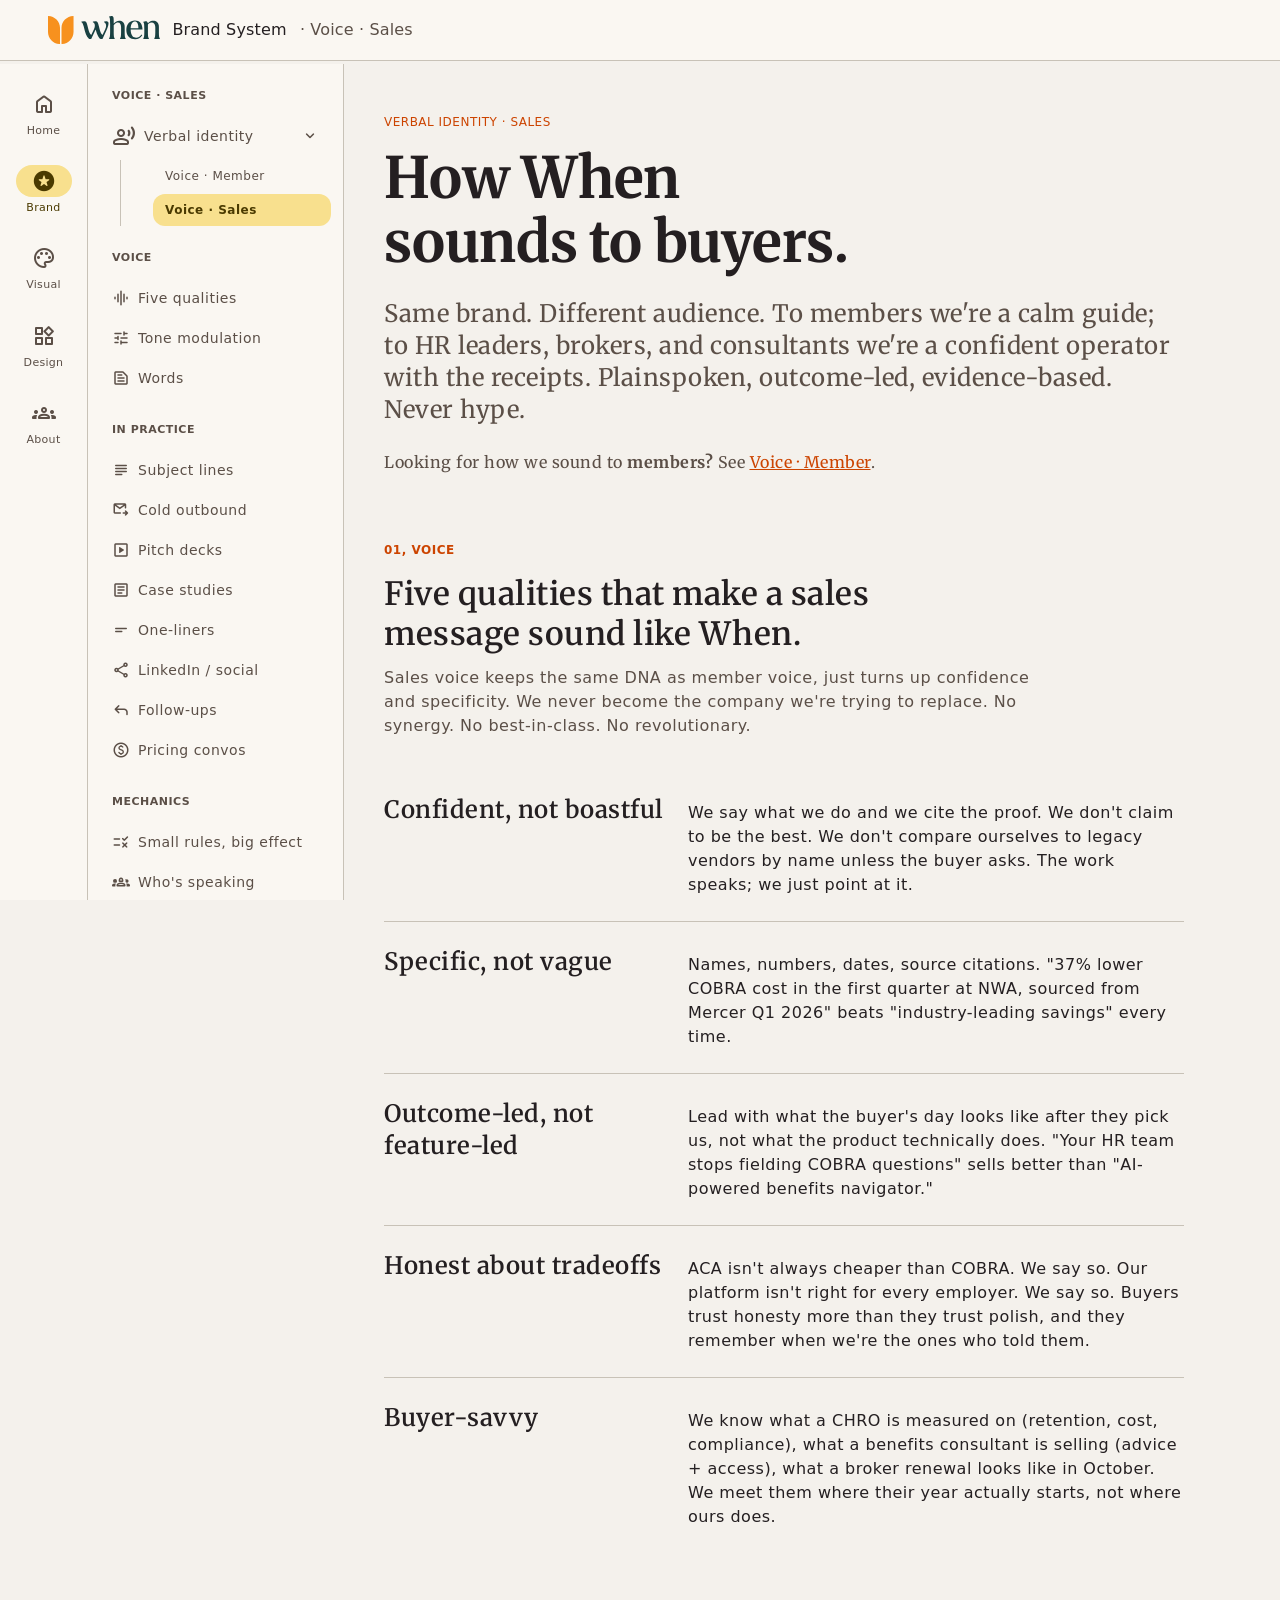
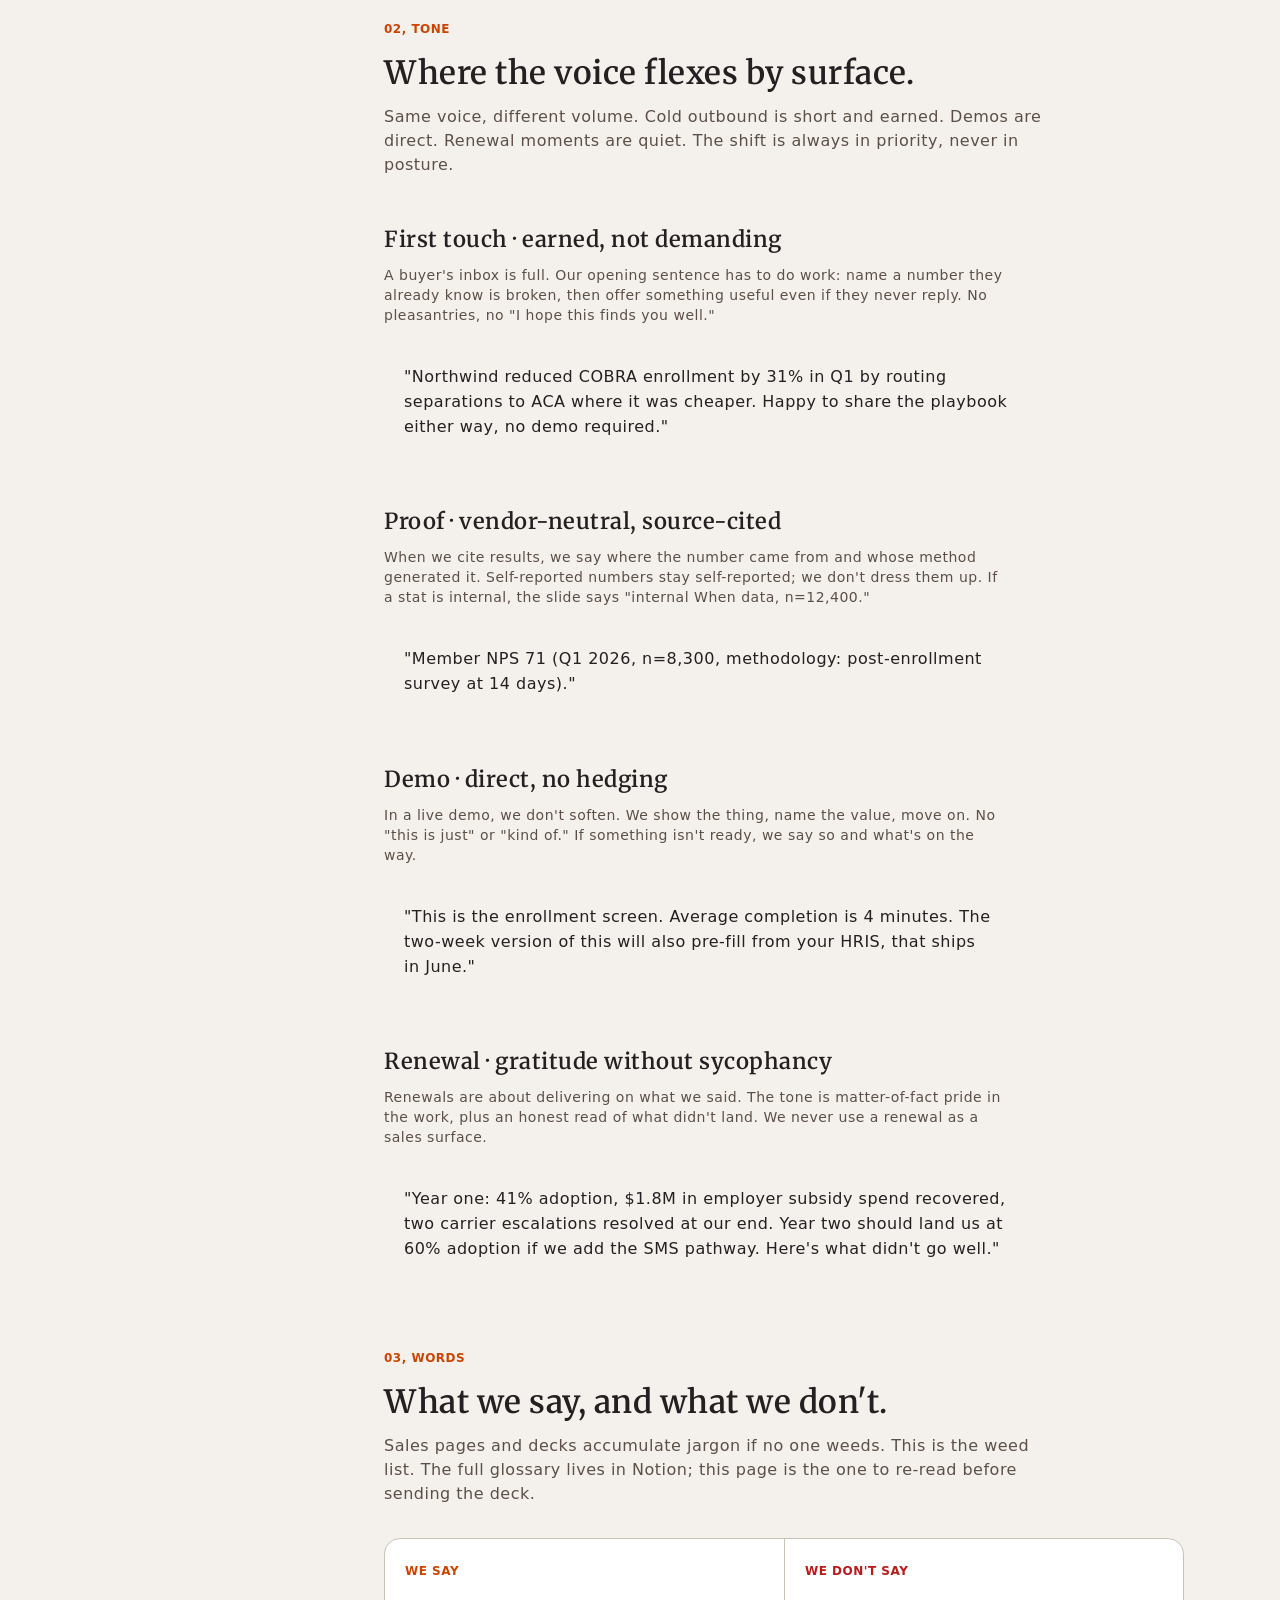
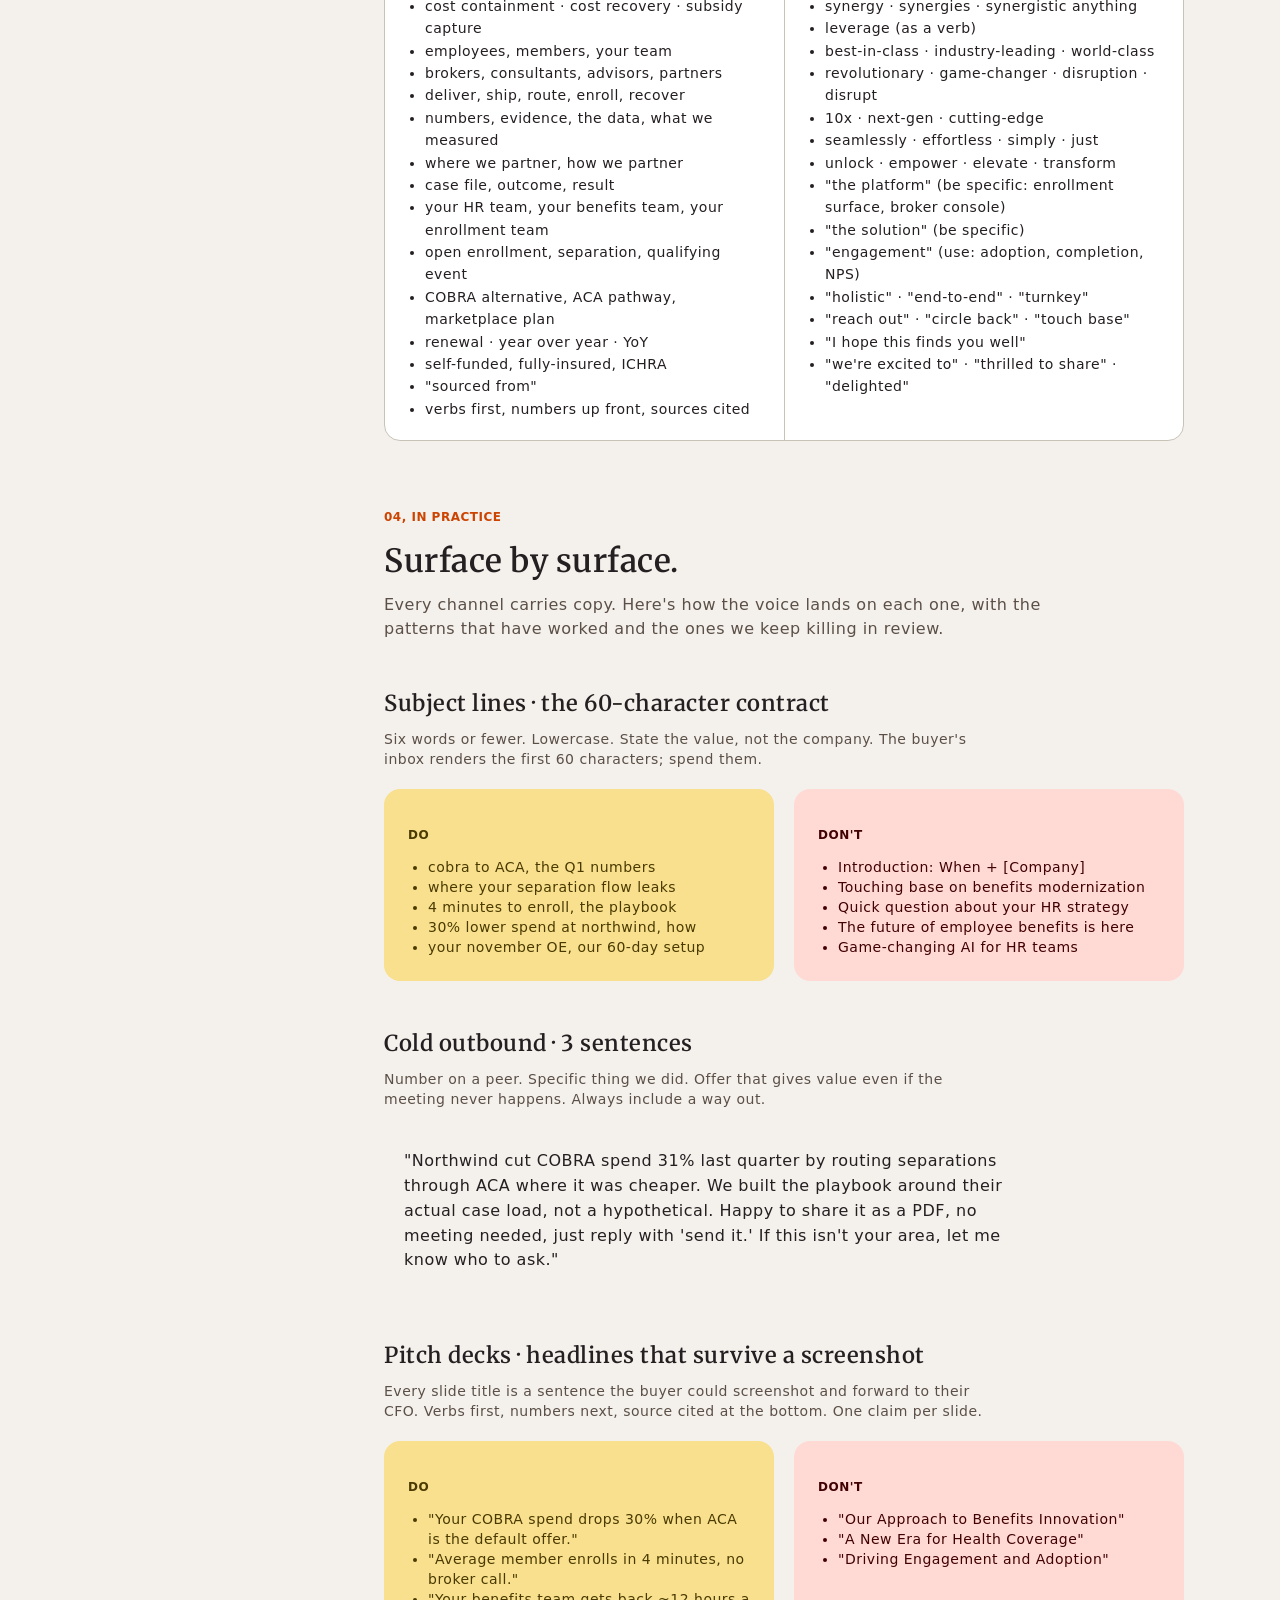
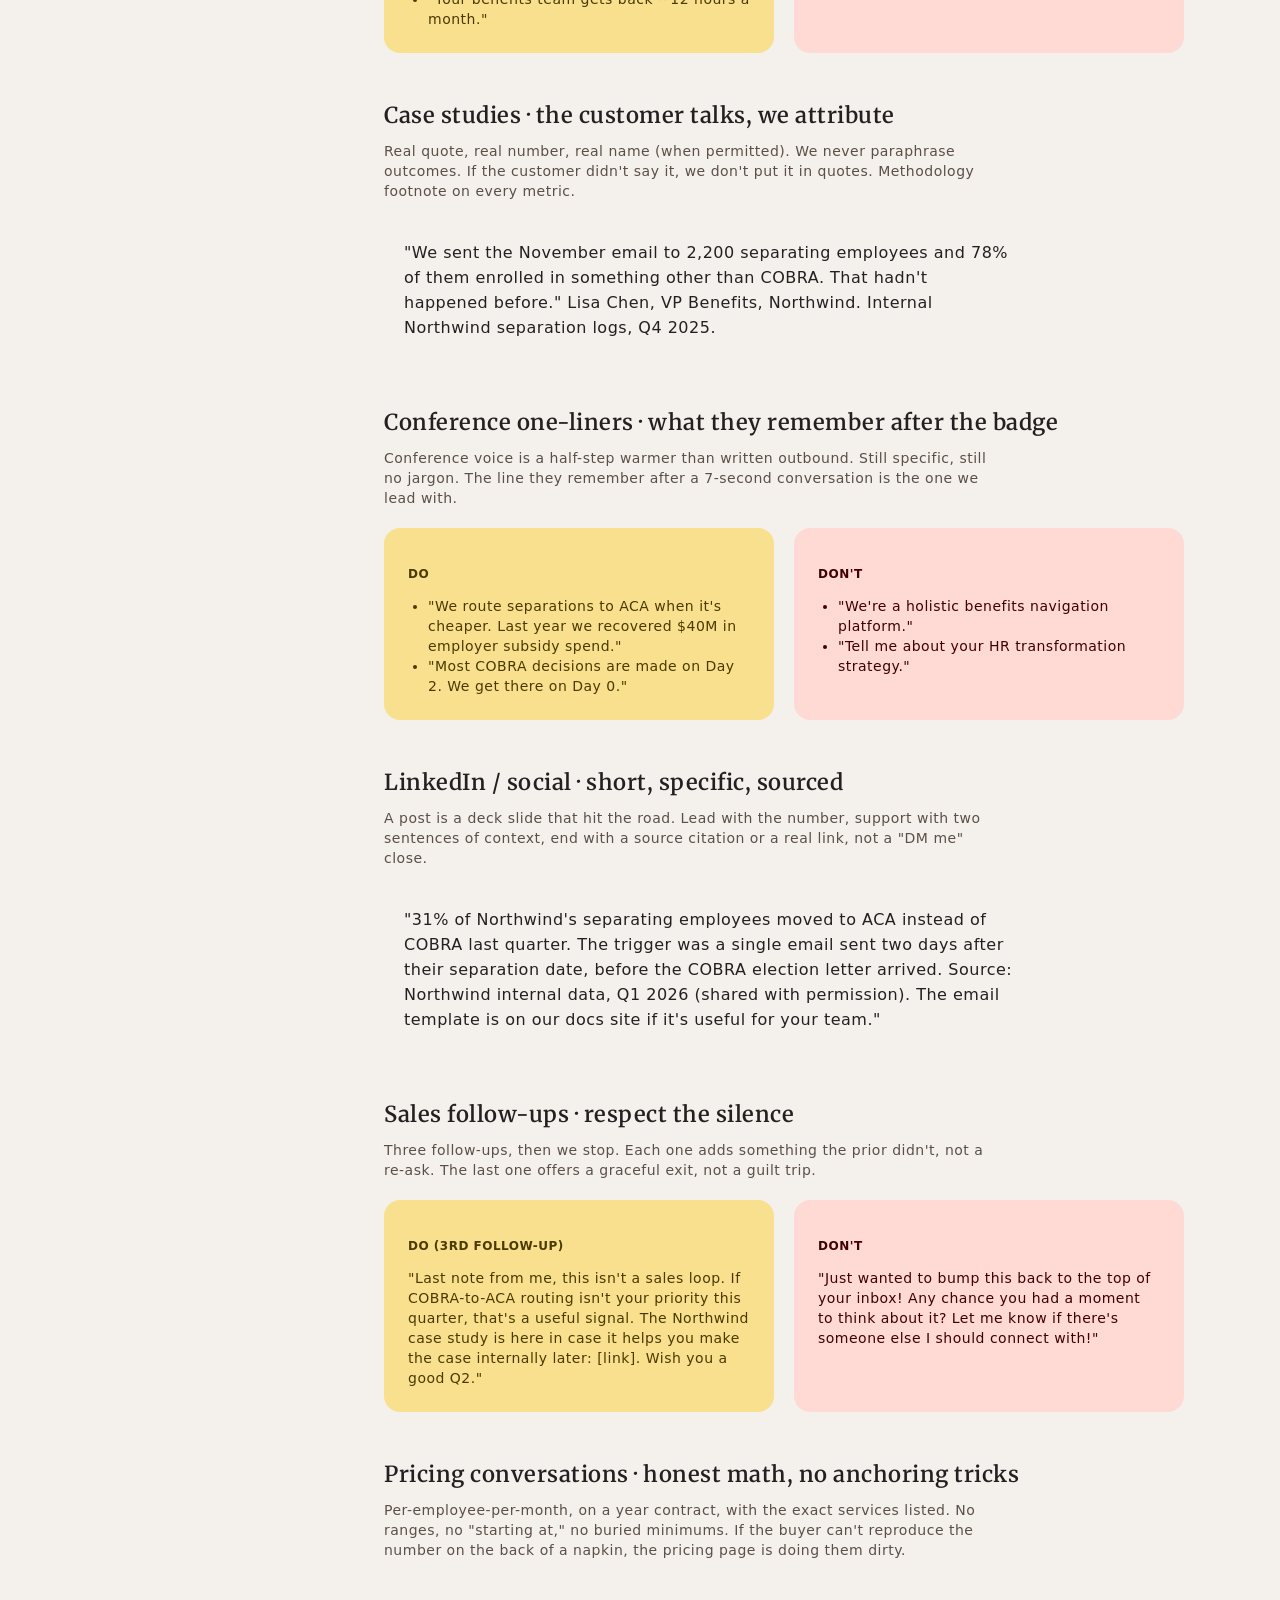
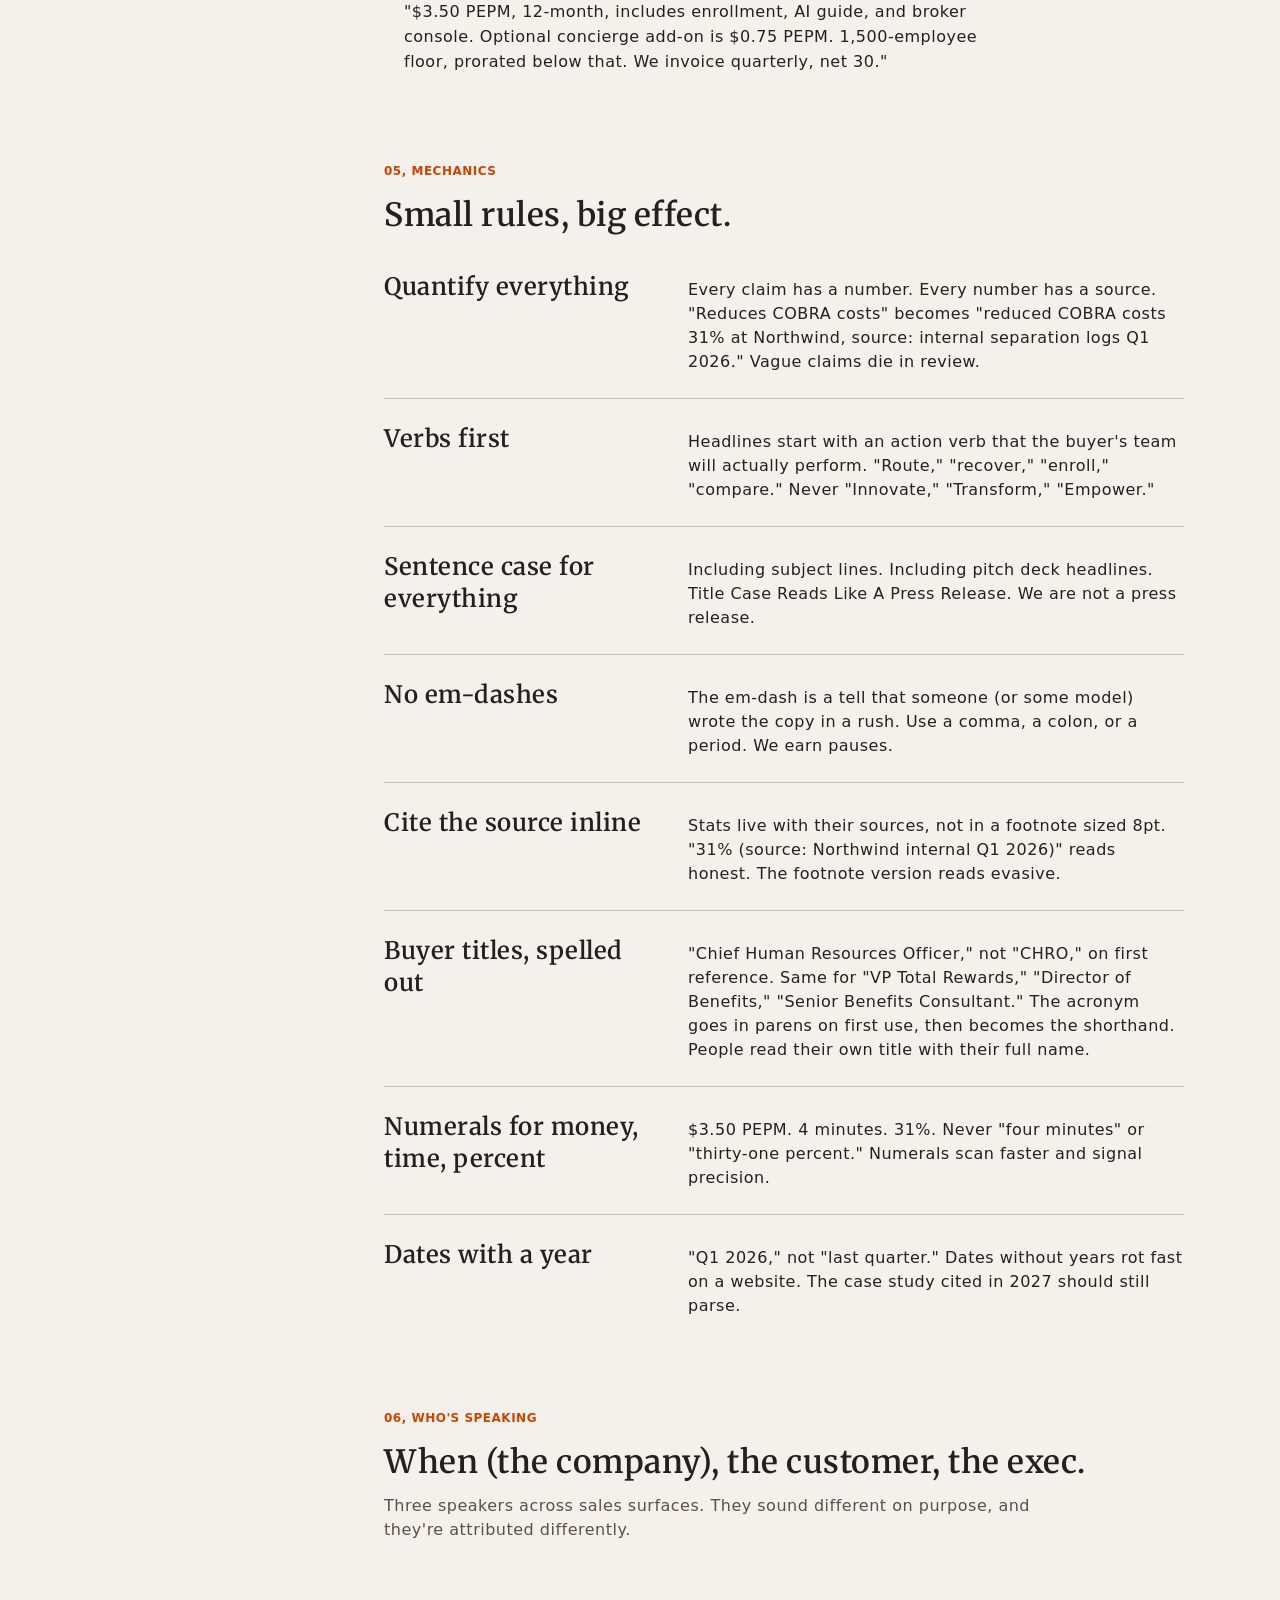
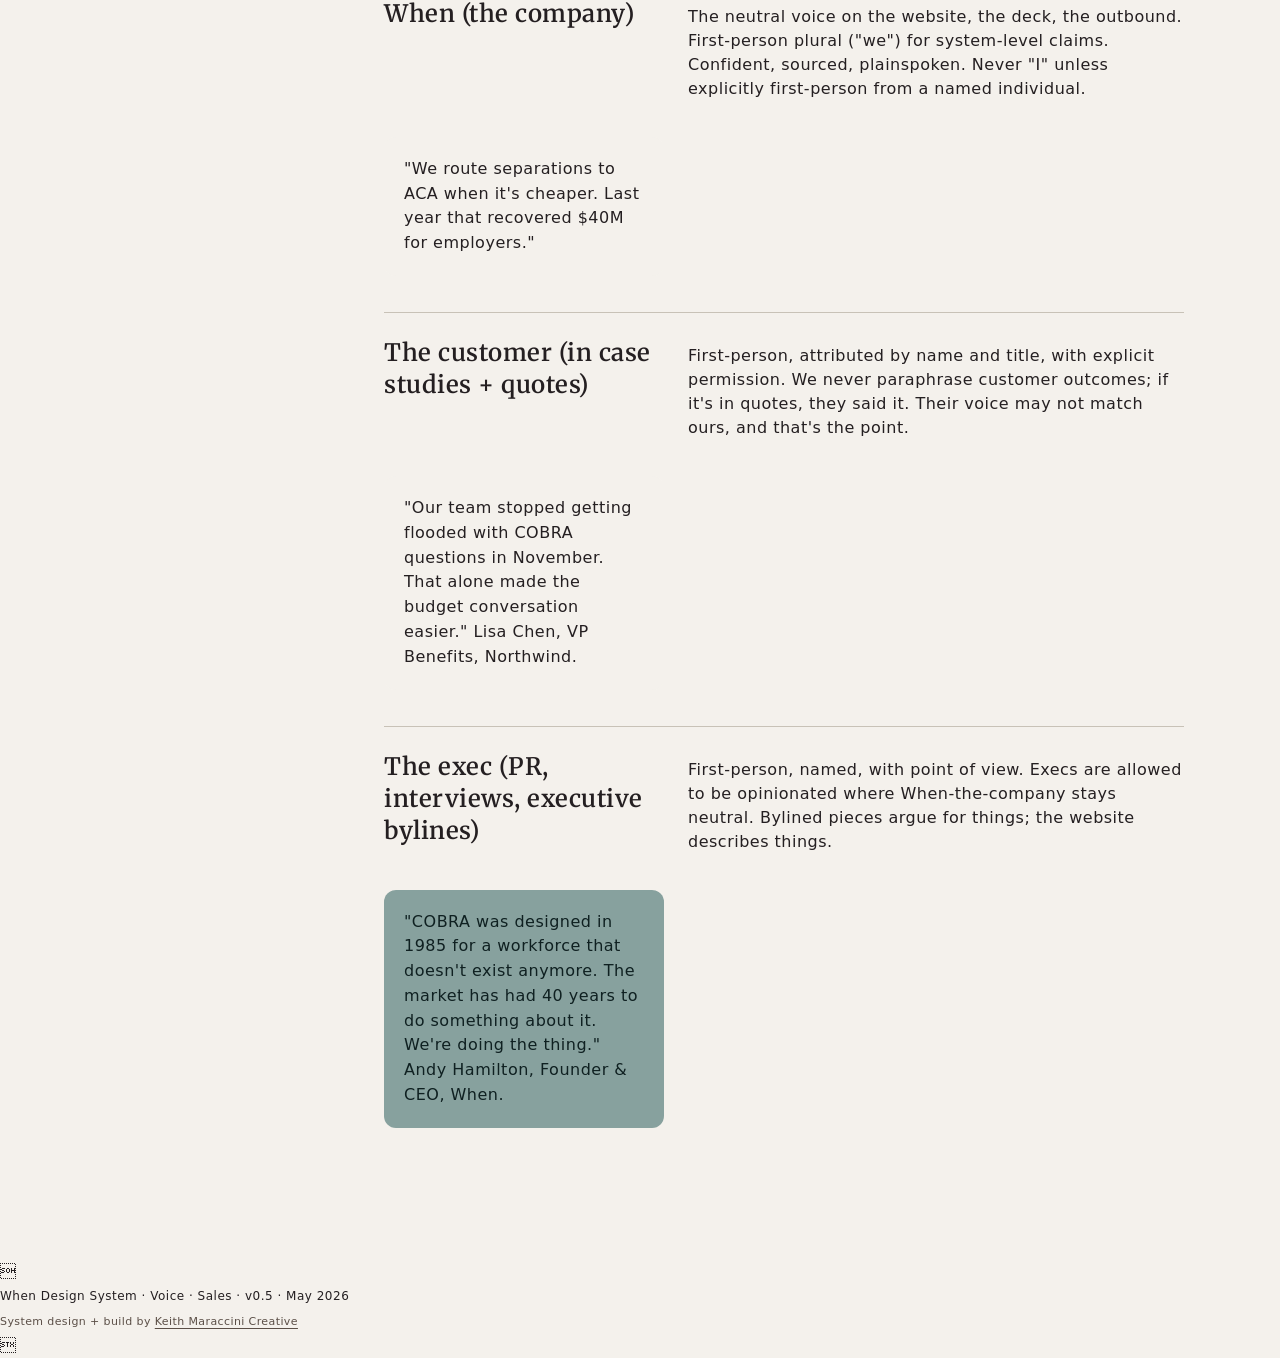
<file: voice-sales.html>
<!DOCTYPE html>
<html lang="en">
<head>
  <meta charset="UTF-8" />
  <meta name="viewport" content="width=device-width, initial-scale=1.0" />
  <title>When, Voice · Sales</title>
  <meta name="description" content="How When sounds to HR leaders, brokers, and partners. Confident, specific, outcome-led." />
  <link rel="icon" type="image/svg+xml" href="when-logo.svg" />
  <link rel="preconnect" href="https://fonts.gstatic.com" crossorigin />
  <link rel="stylesheet" href="https://fonts.googleapis.com/css2?family=Material+Symbols+Rounded:opsz,wght,FILL,GRAD@20..48,100..700,0..1,-50..200" />
  <link rel="stylesheet" href="https://fonts.googleapis.com/css2?family=Merriweather:opsz,wght@18..144,300..900&display=swap" />
  <link rel="stylesheet" href="showcase.css" />
</head>
<body>

  <header class="app-header">
    <a class="app-header__brand" href="./index.html">
      <img src="when-logo.svg" alt="When" />
      <span class="app-header__title">Brand System <em>· Voice · Sales</em></span>
    </a>
  </header>

  <div class="shell">
    <aside class="shell-rail" aria-label="System sections">
      <a class="shell-rail__item" href="./index.html"><span class="shell-rail__icon"><span class="material-symbols-rounded">home</span></span><span class="shell-rail__label">Home</span></a>
      <a class="shell-rail__item" href="./brand.html" aria-current="page"><span class="shell-rail__icon"><span class="material-symbols-rounded">stars</span></span><span class="shell-rail__label">Brand</span></a>
      <a class="shell-rail__item" href="./visual.html"><span class="shell-rail__icon"><span class="material-symbols-rounded">palette</span></span><span class="shell-rail__label">Visual</span></a>
      <a class="shell-rail__item" href="./design.html"><span class="shell-rail__icon"><span class="material-symbols-rounded">widgets</span></span><span class="shell-rail__label">Design</span></a>
      <a class="shell-rail__item" href="./governance.html"><span class="shell-rail__icon"><span class="material-symbols-rounded">groups</span></span><span class="shell-rail__label">About</span></a>
    </aside>

    <aside class="shell-subnav" aria-label="On-page navigation">
      <div class="shell-subnav__group">
        <p class="shell-subnav__group-label">Voice · Sales</p>
        <nav class="shell-subnav__list">
          <details class="shell-subnav__accordion" open>
            <summary><span class="material-symbols-rounded">record_voice_over</span>Verbal identity<span class="material-symbols-rounded shell-subnav__chevron">chevron_right</span></summary>
            <ul class="shell-subnav__sublist">
              <li><a class="shell-subnav__item" href="./voice.html">Voice · Member</a></li>
              <li><a class="shell-subnav__item is-active" href="./voice-sales.html">Voice · Sales</a></li>
            </ul>
          </details>
        </nav>
      </div>
      <div class="shell-subnav__group">
        <p class="shell-subnav__group-label">Voice</p>
        <nav class="shell-subnav__list">
          <a class="shell-subnav__item" href="#voice"><span class="material-symbols-rounded">graphic_eq</span>Five qualities</a>
          <a class="shell-subnav__item" href="#tone"><span class="material-symbols-rounded">tune</span>Tone modulation</a>
          <a class="shell-subnav__item" href="#words"><span class="material-symbols-rounded">text_snippet</span>Words</a>
        </nav>
      </div>
      <div class="shell-subnav__group">
        <p class="shell-subnav__group-label">In practice</p>
        <nav class="shell-subnav__list">
          <a class="shell-subnav__item" href="#subject-lines"><span class="material-symbols-rounded">subject</span>Subject lines</a>
          <a class="shell-subnav__item" href="#cold-outbound"><span class="material-symbols-rounded">outgoing_mail</span>Cold outbound</a>
          <a class="shell-subnav__item" href="#decks"><span class="material-symbols-rounded">slideshow</span>Pitch decks</a>
          <a class="shell-subnav__item" href="#case-studies"><span class="material-symbols-rounded">article</span>Case studies</a>
          <a class="shell-subnav__item" href="#one-liners"><span class="material-symbols-rounded">short_text</span>One-liners</a>
          <a class="shell-subnav__item" href="#social"><span class="material-symbols-rounded">share</span>LinkedIn / social</a>
          <a class="shell-subnav__item" href="#follow-up"><span class="material-symbols-rounded">reply</span>Follow-ups</a>
          <a class="shell-subnav__item" href="#pricing"><span class="material-symbols-rounded">paid</span>Pricing convos</a>
        </nav>
      </div>
      <div class="shell-subnav__group">
        <p class="shell-subnav__group-label">Mechanics</p>
        <nav class="shell-subnav__list">
          <a class="shell-subnav__item" href="#mechanics"><span class="material-symbols-rounded">rule</span>Small rules, big effect</a>
          <a class="shell-subnav__item" href="#speakers"><span class="material-symbols-rounded">groups_2</span>Who's speaking</a>
        </nav>
      </div>
    </aside>

    <main class="shell-main">

      <section class="page__hero">
        <span class="page__eyebrow">Verbal Identity · Sales</span>
        <h1 class="page__title">How When sounds to buyers.</h1>
        <p class="page__intro">
          Same brand. Different audience. To members we're a calm guide; to HR
          leaders, brokers, and consultants we're a confident operator with the
          receipts. Plainspoken, outcome-led, evidence-based. Never hype.
        </p>
        <p class="page__intro" style="font-size: var(--type-body-large-size); line-height: var(--type-body-large-lh); margin-top: var(--s-3); color: var(--color-on-surface-variant);">
          Looking for how we sound to <strong>members?</strong>
          See <a href="./voice.html">Voice · Member</a>.
        </p>
      </section>

      <!-- Voice principles -->
      <section class="section" id="voice">
      <p class="section__label">01, Voice</p>
      <h2 class="section__title">Five qualities that make a sales message sound like When.</h2>
      <p class="section__intro">
        Sales voice keeps the same DNA as member voice, just turns up confidence
        and specificity. We never become the company we're trying to replace. No
        synergy. No best-in-class. No revolutionary.
      </p>

      <div class="voice-row">
        <h3 class="voice-row__title">Confident, not boastful</h3>
        <p class="voice-row__body">
          We say what we do and we cite the proof. We don't claim to be the best.
          We don't compare ourselves to legacy vendors by name unless the buyer
          asks. The work speaks; we just point at it.
        </p>
      </div>
      <div class="voice-row">
        <h3 class="voice-row__title">Specific, not vague</h3>
        <p class="voice-row__body">
          Names, numbers, dates, source citations. "37% lower COBRA cost
          in the first quarter at NWA, sourced from Mercer Q1 2026" beats
          "industry-leading savings" every time.
        </p>
      </div>
      <div class="voice-row">
        <h3 class="voice-row__title">Outcome-led, not feature-led</h3>
        <p class="voice-row__body">
          Lead with what the buyer's day looks like after they pick us, not what
          the product technically does. "Your HR team stops fielding COBRA
          questions" sells better than "AI-powered benefits navigator."
        </p>
      </div>
      <div class="voice-row">
        <h3 class="voice-row__title">Honest about tradeoffs</h3>
        <p class="voice-row__body">
          ACA isn't always cheaper than COBRA. We say so. Our platform isn't
          right for every employer. We say so. Buyers trust honesty more than
          they trust polish, and they remember when we're the ones who told them.
        </p>
      </div>
      <div class="voice-row">
        <h3 class="voice-row__title">Buyer-savvy</h3>
        <p class="voice-row__body">
          We know what a CHRO is measured on (retention, cost, compliance), what
          a benefits consultant is selling (advice + access), what a broker
          renewal looks like in October. We meet them where their year actually
          starts, not where ours does.
        </p>
      </div>
    </section>

    <!-- Tone modulation -->
      <section class="section" id="tone">
      <p class="section__label">02, Tone</p>
      <h2 class="section__title">Where the voice flexes by surface.</h2>
      <p class="section__intro">
        Same voice, different volume. Cold outbound is short and earned. Demos
        are direct. Renewal moments are quiet. The shift is always in priority,
        never in posture.
      </p>

      <div class="subsection">
        <h3 class="subsection__title" id="cold-touch">First touch · earned, not demanding</h3>
        <p class="subsection__body">
          A buyer's inbox is full. Our opening sentence has to do work: name a
          number they already know is broken, then offer something useful even
          if they never reply. No pleasantries, no "I hope this finds you well."
        </p>
        <p class="example">"Northwind reduced COBRA enrollment by 31% in Q1 by routing separations to ACA where it was cheaper. Happy to share the playbook either way, no demo required."</p>
      </div>

      <div class="subsection">
        <h3 class="subsection__title" id="proof-tone">Proof · vendor-neutral, source-cited</h3>
        <p class="subsection__body">
          When we cite results, we say where the number came from and whose method
          generated it. Self-reported numbers stay self-reported; we don't dress
          them up. If a stat is internal, the slide says "internal When data, n=12,400."
        </p>
        <p class="example">"Member NPS 71 (Q1 2026, n=8,300, methodology: post-enrollment survey at 14 days)."</p>
      </div>

      <div class="subsection">
        <h3 class="subsection__title" id="demo-tone">Demo · direct, no hedging</h3>
        <p class="subsection__body">
          In a live demo, we don't soften. We show the thing, name the value,
          move on. No "this is just" or "kind of." If something isn't ready, we
          say so and what's on the way.
        </p>
        <p class="example">"This is the enrollment screen. Average completion is 4 minutes. The two-week version of this will also pre-fill from your HRIS, that ships in June."</p>
      </div>

      <div class="subsection">
        <h3 class="subsection__title" id="renewal-tone">Renewal · gratitude without sycophancy</h3>
        <p class="subsection__body">
          Renewals are about delivering on what we said. The tone is
          matter-of-fact pride in the work, plus an honest read of what didn't
          land. We never use a renewal as a sales surface.
        </p>
        <p class="example">"Year one: 41% adoption, $1.8M in employer subsidy spend recovered, two carrier escalations resolved at our end. Year two should land us at 60% adoption if we add the SMS pathway. Here's what didn't go well."</p>
      </div>
    </section>

    <!-- Words -->
      <section class="section" id="words">
      <p class="section__label">03, Words</p>
      <h2 class="section__title">What we say, and what we don't.</h2>
      <p class="section__intro">
        Sales pages and decks accumulate jargon if no one weeds. This is the
        weed list. The full glossary lives in Notion; this page is the one to
        re-read before sending the deck.
      </p>

      <div class="wordlist">
        <div class="wordlist__col wordlist__col--do">
          <p class="wordlist__head">We say</p>
          <ul>
            <li>cost containment · cost recovery · subsidy capture</li>
            <li>employees, members, your team</li>
            <li>brokers, consultants, advisors, partners</li>
            <li>deliver, ship, route, enroll, recover</li>
            <li>numbers, evidence, the data, what we measured</li>
            <li>where we partner, how we partner</li>
            <li>case file, outcome, result</li>
            <li>your HR team, your benefits team, your enrollment team</li>
            <li>open enrollment, separation, qualifying event</li>
            <li>COBRA alternative, ACA pathway, marketplace plan</li>
            <li>renewal · year over year · YoY</li>
            <li>self-funded, fully-insured, ICHRA</li>
            <li>"sourced from"</li>
            <li>verbs first, numbers up front, sources cited</li>
          </ul>
        </div>
        <div class="wordlist__col wordlist__col--dont">
          <p class="wordlist__head">We don't say</p>
          <ul>
            <li>synergy · synergies · synergistic anything</li>
            <li>leverage (as a verb)</li>
            <li>best-in-class · industry-leading · world-class</li>
            <li>revolutionary · game-changer · disruption · disrupt</li>
            <li>10x · next-gen · cutting-edge</li>
            <li>seamlessly · effortless · simply · just</li>
            <li>unlock · empower · elevate · transform</li>
            <li>"the platform" (be specific: enrollment surface, broker console)</li>
            <li>"the solution" (be specific)</li>
            <li>"engagement" (use: adoption, completion, NPS)</li>
            <li>"holistic" · "end-to-end" · "turnkey"</li>
            <li>"reach out" · "circle back" · "touch base"</li>
            <li>"I hope this finds you well"</li>
            <li>"we're excited to" · "thrilled to share" · "delighted"</li>
          </ul>
        </div>
      </div>
    </section>

    <!-- In practice -->
      <section class="section" id="subject-lines">
      <p class="section__label">04, In practice</p>
      <h2 class="section__title">Surface by surface.</h2>
      <p class="section__intro">
        Every channel carries copy. Here's how the voice lands on each one, with
        the patterns that have worked and the ones we keep killing in review.
      </p>

      <div class="subsection">
        <h3 class="subsection__title" id="subject-lines-sub">Subject lines · the 60-character contract</h3>
        <p class="subsection__body">
          Six words or fewer. Lowercase. State the value, not the company. The
          buyer's inbox renders the first 60 characters; spend them.
        </p>
        <div class="principle">
          <div class="do">
            <p class="do__label">Do</p>
            <ul style="margin: 0; padding-left: var(--s-5);">
              <li>cobra to ACA, the Q1 numbers</li>
              <li>where your separation flow leaks</li>
              <li>4 minutes to enroll, the playbook</li>
              <li>30% lower spend at northwind, how</li>
              <li>your november OE, our 60-day setup</li>
            </ul>
          </div>
          <div class="dont">
            <p class="dont__label">Don't</p>
            <ul style="margin: 0; padding-left: var(--s-5);">
              <li>Introduction: When + [Company]</li>
              <li>Touching base on benefits modernization</li>
              <li>Quick question about your HR strategy</li>
              <li>The future of employee benefits is here</li>
              <li>Game-changing AI for HR teams</li>
            </ul>
          </div>
        </div>
      </div>

      <div class="subsection">
        <h3 class="subsection__title" id="cold-outbound">Cold outbound · 3 sentences</h3>
        <p class="subsection__body">
          Number on a peer. Specific thing we did. Offer that gives value
          even if the meeting never happens. Always include a way out.
        </p>
        <p class="example">"Northwind cut COBRA spend 31% last quarter by routing separations through ACA where it was cheaper. We built the playbook around their actual case load, not a hypothetical. Happy to share it as a PDF, no meeting needed, just reply with 'send it.' If this isn't your area, let me know who to ask."</p>
      </div>

      <div class="subsection">
        <h3 class="subsection__title" id="decks">Pitch decks · headlines that survive a screenshot</h3>
        <p class="subsection__body">
          Every slide title is a sentence the buyer could screenshot and forward
          to their CFO. Verbs first, numbers next, source cited at the bottom.
          One claim per slide.
        </p>
        <div class="principle">
          <div class="do">
            <p class="do__label">Do</p>
            <ul style="margin: 0; padding-left: var(--s-5);">
              <li>"Your COBRA spend drops 30% when ACA is the default offer."</li>
              <li>"Average member enrolls in 4 minutes, no broker call."</li>
              <li>"Your benefits team gets back ~12 hours a month."</li>
            </ul>
          </div>
          <div class="dont">
            <p class="dont__label">Don't</p>
            <ul style="margin: 0; padding-left: var(--s-5);">
              <li>"Our Approach to Benefits Innovation"</li>
              <li>"A New Era for Health Coverage"</li>
              <li>"Driving Engagement and Adoption"</li>
            </ul>
          </div>
        </div>
      </div>

      <div class="subsection">
        <h3 class="subsection__title" id="case-studies">Case studies · the customer talks, we attribute</h3>
        <p class="subsection__body">
          Real quote, real number, real name (when permitted). We never
          paraphrase outcomes. If the customer didn't say it, we don't put it
          in quotes. Methodology footnote on every metric.
        </p>
        <p class="example">"We sent the November email to 2,200 separating employees and 78% of them enrolled in something other than COBRA. That hadn't happened before." Lisa Chen, VP Benefits, Northwind. Internal Northwind separation logs, Q4 2025.</p>
      </div>

      <div class="subsection">
        <h3 class="subsection__title" id="one-liners">Conference one-liners · what they remember after the badge</h3>
        <p class="subsection__body">
          Conference voice is a half-step warmer than written outbound. Still
          specific, still no jargon. The line they remember after a 7-second
          conversation is the one we lead with.
        </p>
        <div class="principle">
          <div class="do">
            <p class="do__label">Do</p>
            <ul style="margin: 0; padding-left: var(--s-5);">
              <li>"We route separations to ACA when it's cheaper. Last year we recovered $40M in employer subsidy spend."</li>
              <li>"Most COBRA decisions are made on Day 2. We get there on Day 0."</li>
            </ul>
          </div>
          <div class="dont">
            <p class="dont__label">Don't</p>
            <ul style="margin: 0; padding-left: var(--s-5);">
              <li>"We're a holistic benefits navigation platform."</li>
              <li>"Tell me about your HR transformation strategy."</li>
            </ul>
          </div>
        </div>
      </div>

      <div class="subsection">
        <h3 class="subsection__title" id="social">LinkedIn / social · short, specific, sourced</h3>
        <p class="subsection__body">
          A post is a deck slide that hit the road. Lead with the number, support
          with two sentences of context, end with a source citation or a real
          link, not a "DM me" close.
        </p>
        <p class="example">"31% of Northwind's separating employees moved to ACA instead of COBRA last quarter. The trigger was a single email sent two days after their separation date, before the COBRA election letter arrived. Source: Northwind internal data, Q1 2026 (shared with permission). The email template is on our docs site if it's useful for your team."</p>
      </div>

      <div class="subsection">
        <h3 class="subsection__title" id="follow-up">Sales follow-ups · respect the silence</h3>
        <p class="subsection__body">
          Three follow-ups, then we stop. Each one adds something the prior
          didn't, not a re-ask. The last one offers a graceful exit, not a
          guilt trip.
        </p>
        <div class="principle">
          <div class="do">
            <p class="do__label">Do (3rd follow-up)</p>
            <p style="margin: 0;">"Last note from me, this isn't a sales loop. If COBRA-to-ACA routing isn't your priority this quarter, that's a useful signal. The Northwind case study is here in case it helps you make the case internally later: [link]. Wish you a good Q2."</p>
          </div>
          <div class="dont">
            <p class="dont__label">Don't</p>
            <p style="margin: 0;">"Just wanted to bump this back to the top of your inbox! Any chance you had a moment to think about it? Let me know if there's someone else I should connect with!"</p>
          </div>
        </div>
      </div>

      <div class="subsection">
        <h3 class="subsection__title" id="pricing">Pricing conversations · honest math, no anchoring tricks</h3>
        <p class="subsection__body">
          Per-employee-per-month, on a year contract, with the exact services
          listed. No ranges, no "starting at," no buried minimums. If the buyer
          can't reproduce the number on the back of a napkin, the pricing page
          is doing them dirty.
        </p>
        <p class="example">"$3.50 PEPM, 12-month, includes enrollment, AI guide, and broker console. Optional concierge add-on is $0.75 PEPM. 1,500-employee floor, prorated below that. We invoice quarterly, net 30."</p>
      </div>
    </section>

    <!-- Mechanics -->
      <section class="section" id="mechanics">
      <p class="section__label">05, Mechanics</p>
      <h2 class="section__title">Small rules, big effect.</h2>

      <div class="voice-row">
        <h3 class="voice-row__title">Quantify everything</h3>
        <p class="voice-row__body">
          Every claim has a number. Every number has a source. "Reduces COBRA
          costs" becomes "reduced COBRA costs 31% at Northwind, source: internal
          separation logs Q1 2026." Vague claims die in review.
        </p>
      </div>
      <div class="voice-row">
        <h3 class="voice-row__title">Verbs first</h3>
        <p class="voice-row__body">
          Headlines start with an action verb that the buyer's team will
          actually perform. "Route," "recover," "enroll," "compare." Never
          "Innovate," "Transform," "Empower."
        </p>
      </div>
      <div class="voice-row">
        <h3 class="voice-row__title">Sentence case for everything</h3>
        <p class="voice-row__body">
          Including subject lines. Including pitch deck headlines. Title Case
          Reads Like A Press Release. We are not a press release.
        </p>
      </div>
      <div class="voice-row">
        <h3 class="voice-row__title">No em-dashes</h3>
        <p class="voice-row__body">
          The em-dash is a tell that someone (or some model) wrote the copy in
          a rush. Use a comma, a colon, or a period. We earn pauses.
        </p>
      </div>
      <div class="voice-row">
        <h3 class="voice-row__title">Cite the source inline</h3>
        <p class="voice-row__body">
          Stats live with their sources, not in a footnote sized 8pt. "31%
          (source: Northwind internal Q1 2026)" reads honest. The footnote
          version reads evasive.
        </p>
      </div>
      <div class="voice-row">
        <h3 class="voice-row__title">Buyer titles, spelled out</h3>
        <p class="voice-row__body">
          "Chief Human Resources Officer," not "CHRO," on first reference. Same
          for "VP Total Rewards," "Director of Benefits," "Senior Benefits
          Consultant." The acronym goes in parens on first use, then becomes the
          shorthand. People read their own title with their full name.
        </p>
      </div>
      <div class="voice-row">
        <h3 class="voice-row__title">Numerals for money, time, percent</h3>
        <p class="voice-row__body">
          $3.50 PEPM. 4 minutes. 31%. Never "four minutes" or "thirty-one
          percent." Numerals scan faster and signal precision.
        </p>
      </div>
      <div class="voice-row">
        <h3 class="voice-row__title">Dates with a year</h3>
        <p class="voice-row__body">
          "Q1 2026," not "last quarter." Dates without years rot fast on a
          website. The case study cited in 2027 should still parse.
        </p>
      </div>
    </section>

    <!-- Speakers -->
      <section class="section" id="speakers">
      <p class="section__label">06, Who's speaking</p>
      <h2 class="section__title">When (the company), the customer, the exec.</h2>
      <p class="section__intro">
        Three speakers across sales surfaces. They sound different on purpose,
        and they're attributed differently.
      </p>

      <div class="voice-row">
        <h3 class="voice-row__title">When (the company)</h3>
        <p class="voice-row__body">
          The neutral voice on the website, the deck, the outbound. First-person
          plural ("we") for system-level claims. Confident, sourced, plainspoken.
          Never "I" unless explicitly first-person from a named individual.
        </p>
        <p class="example" style="margin-top: var(--s-3);">"We route separations to ACA when it's cheaper. Last year that recovered $40M for employers."</p>
      </div>

      <div class="voice-row">
        <h3 class="voice-row__title">The customer (in case studies + quotes)</h3>
        <p class="voice-row__body">
          First-person, attributed by name and title, with explicit permission.
          We never paraphrase customer outcomes; if it's in quotes, they said it.
          Their voice may not match ours, and that's the point.
        </p>
        <p class="example" style="margin-top: var(--s-3);">"Our team stopped getting flooded with COBRA questions in November. That alone made the budget conversation easier." Lisa Chen, VP Benefits, Northwind.</p>
      </div>

      <div class="voice-row">
        <h3 class="voice-row__title">The exec (PR, interviews, executive bylines)</h3>
        <p class="voice-row__body">
          First-person, named, with point of view. Execs are allowed to be
          opinionated where When-the-company stays neutral. Bylined pieces argue
          for things; the website describes things.
        </p>
        <p class="example example--secondary" style="margin-top: var(--s-3);">"COBRA was designed in 1985 for a workforce that doesn't exist anymore. The market has had 40 years to do something about it. We're doing the thing." Andy Hamilton, Founder &amp; CEO, When.</p>
      </div>
    </section>

    </main>
  </div>

  
    <div class="footer-meta">
      <div class="footer-meta__line">When Design System · Voice · Sales · v0.5 · May 2026</div>
      <div class="footer-meta__credit">System design + build by <a href="#" class="footer-meta__link">Keith Maraccini Creative</a></div>
    </div>
  

  <script>
    const targets = document.querySelectorAll('[id]');
    const tocLinks = document.querySelectorAll('.sidebar__item');
    const setActive = (id) => {
      tocLinks.forEach(l => l.classList.toggle('is-active', l.getAttribute('href') === '#' + id));
    };
    if ('IntersectionObserver' in window) {
      const io = new IntersectionObserver((entries) => {
        const visible = entries.filter(e => e.isIntersecting)
          .sort((a, b) => a.boundingClientRect.top - b.boundingClientRect.top)[0];
        if (visible) setActive(visible.target.id);
      }, { rootMargin: '-88px 0px -60% 0px', threshold: 0 });
      targets.forEach(t => io.observe(t));
    }
  </script>
</body>
</html>
</file>
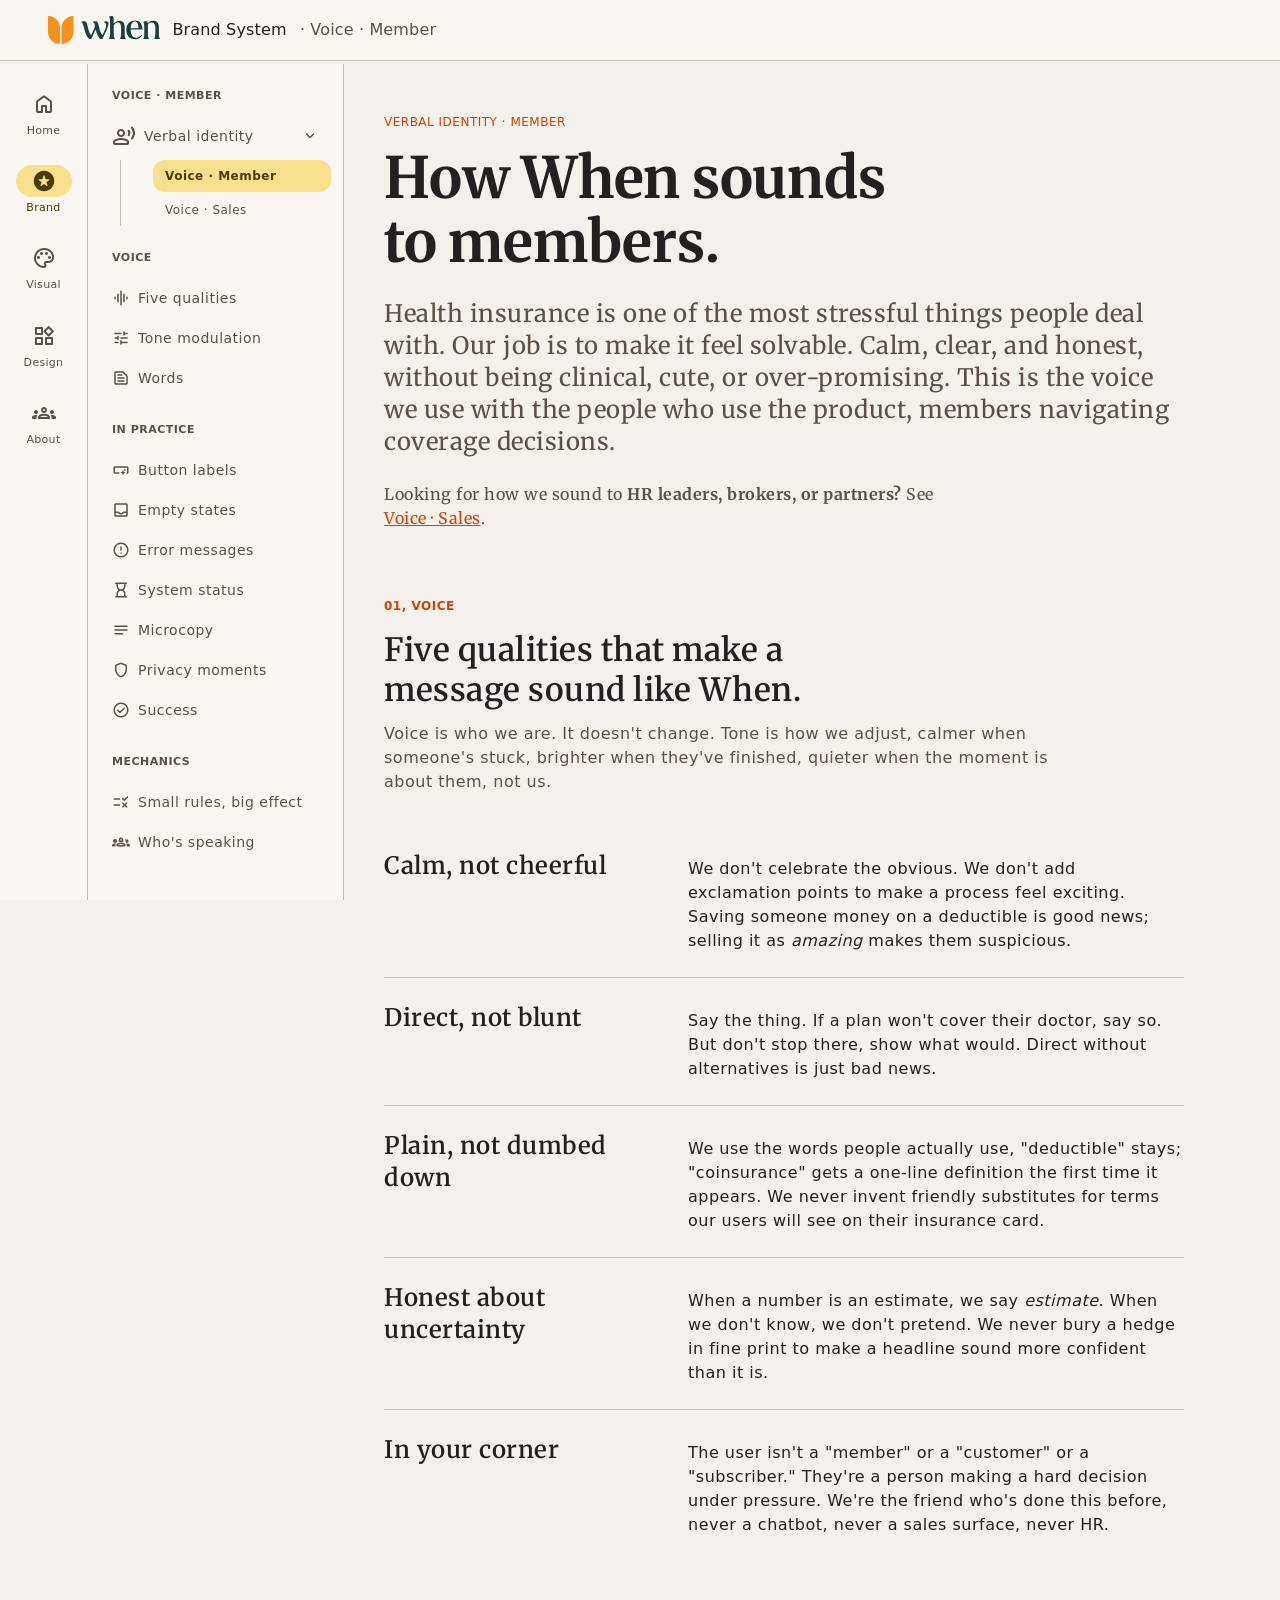
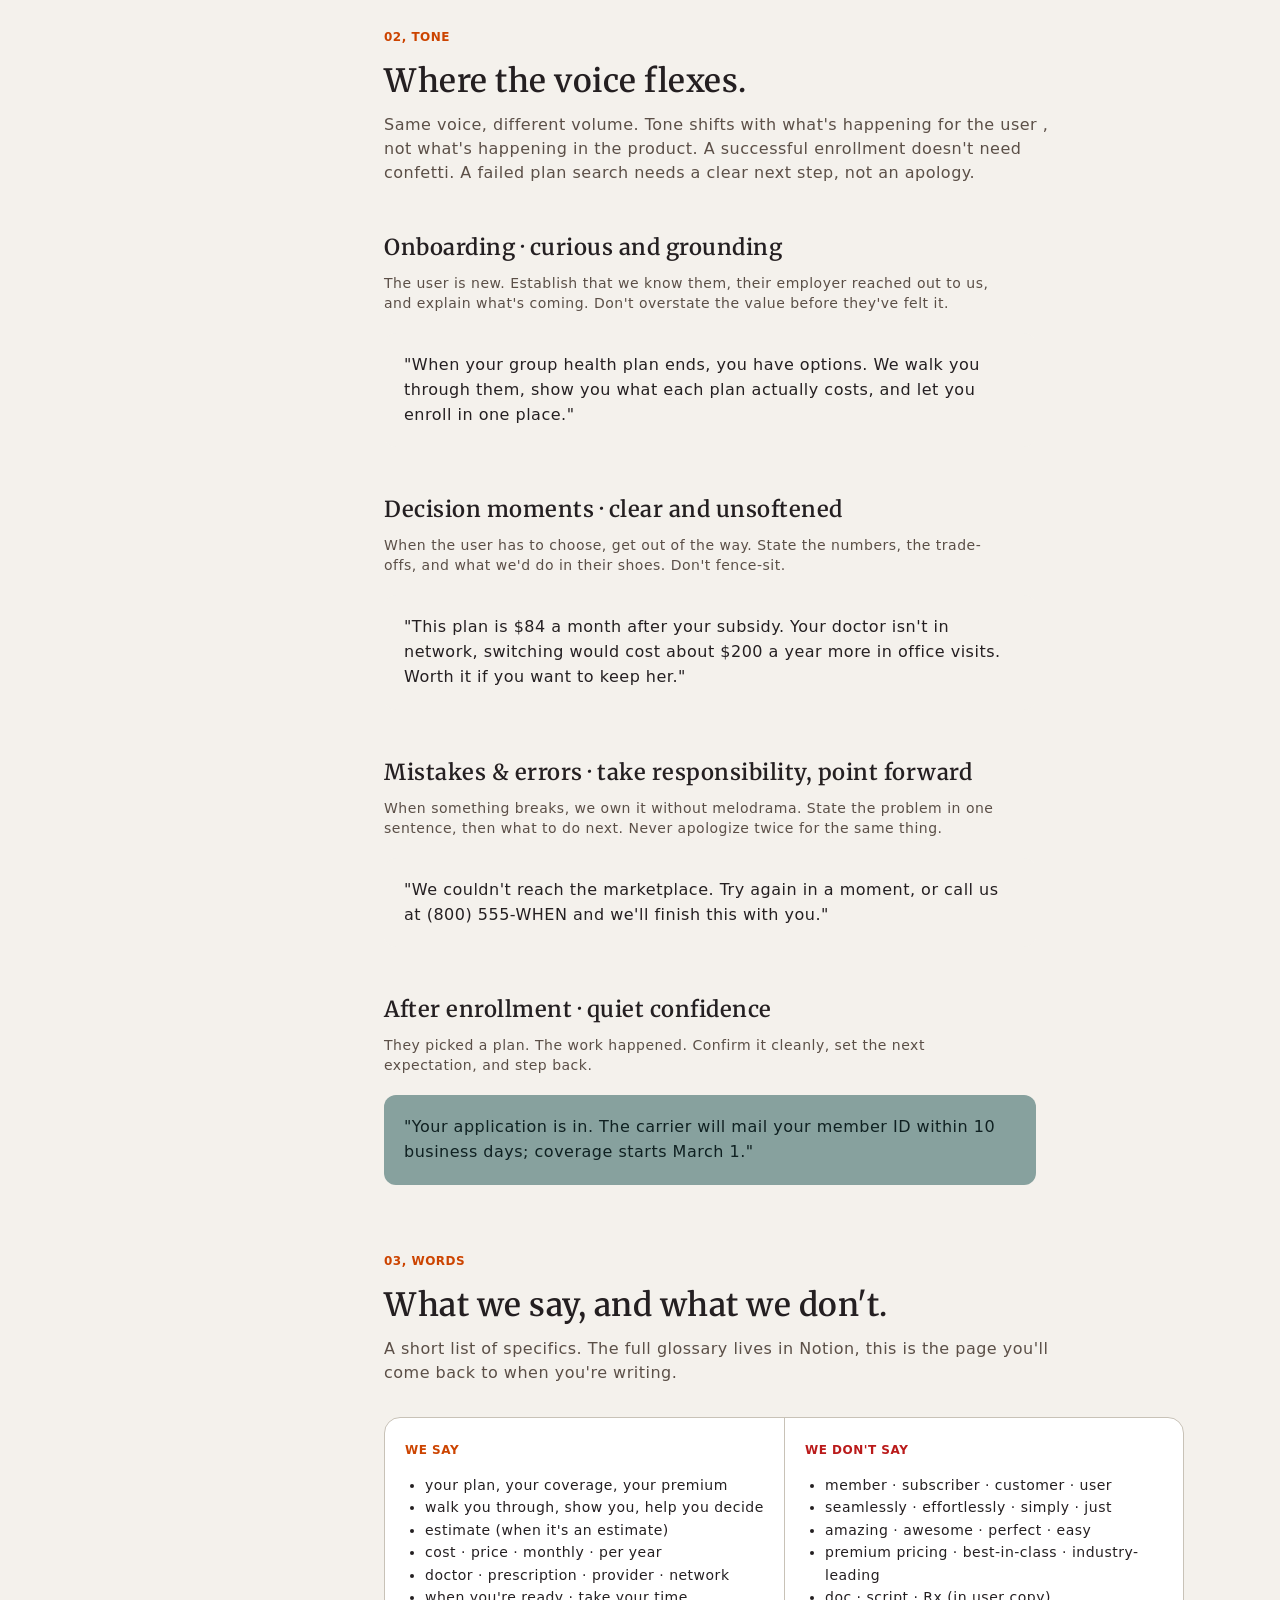
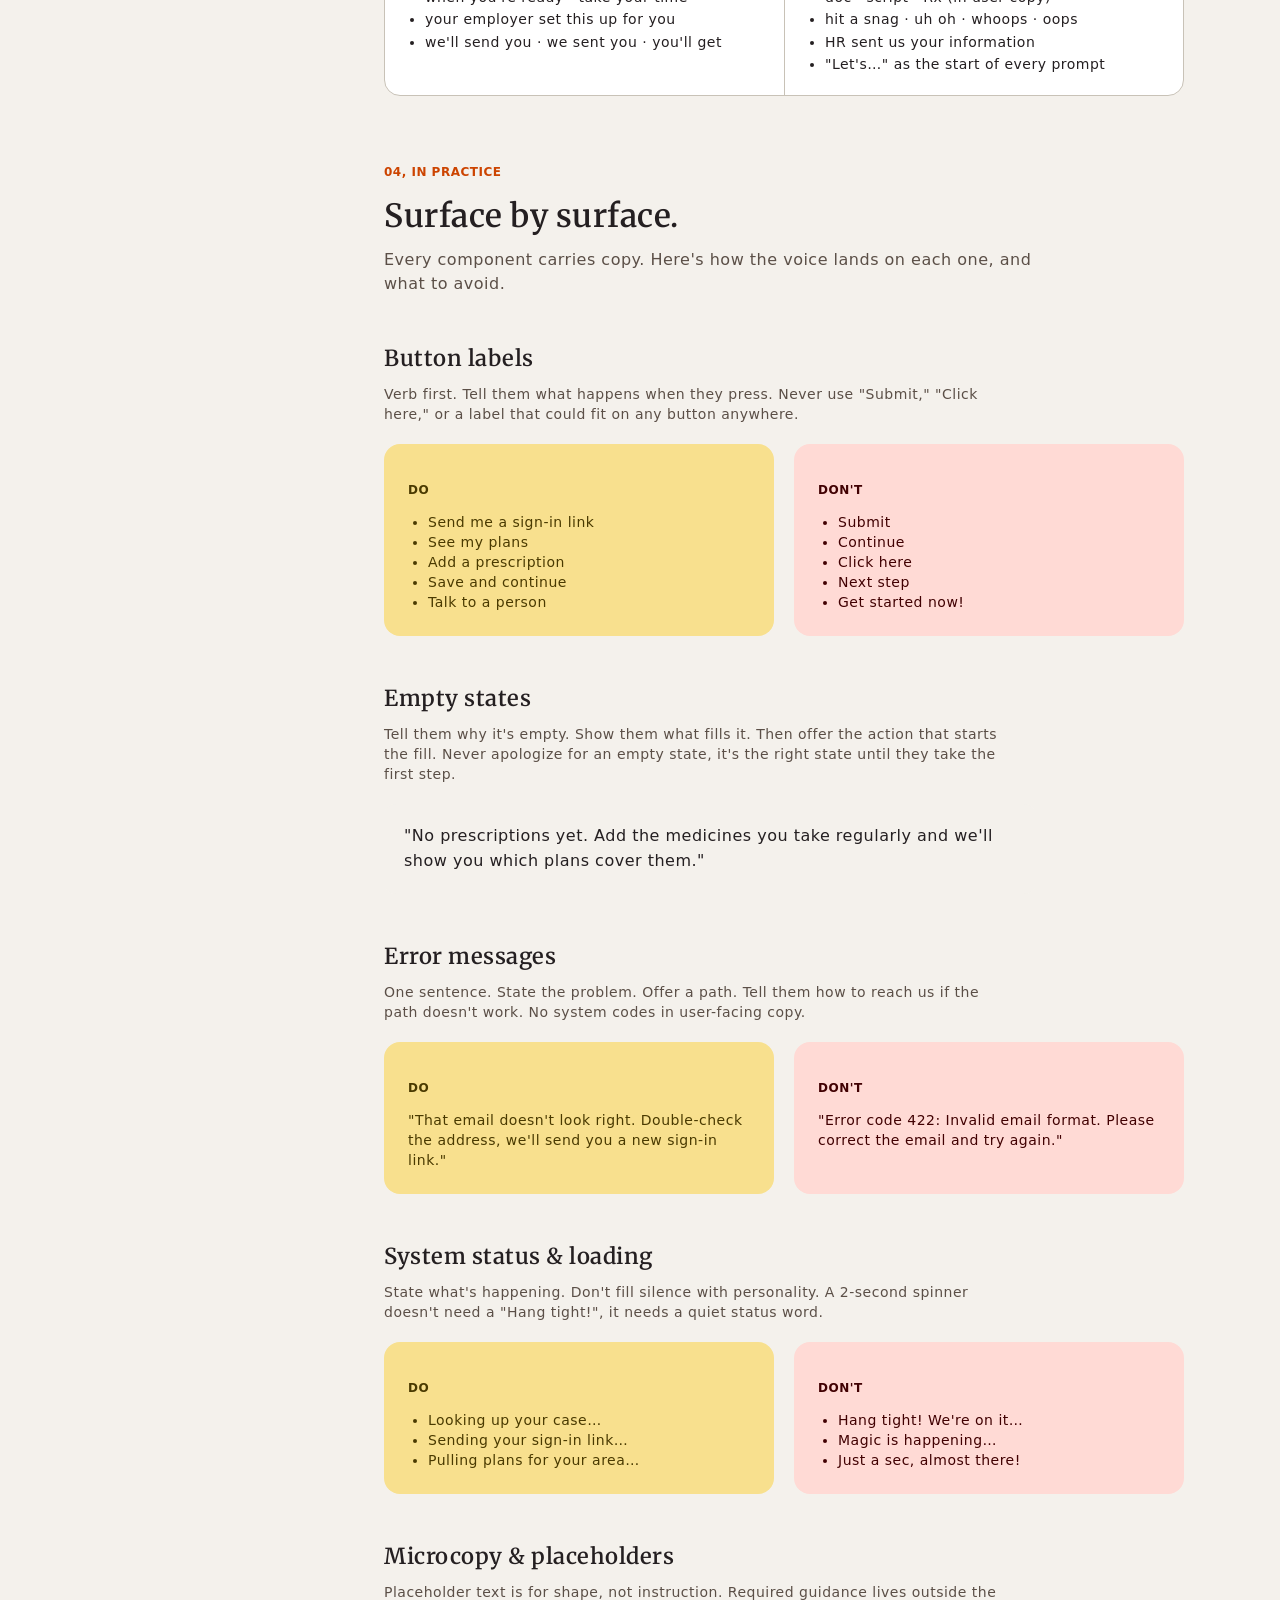
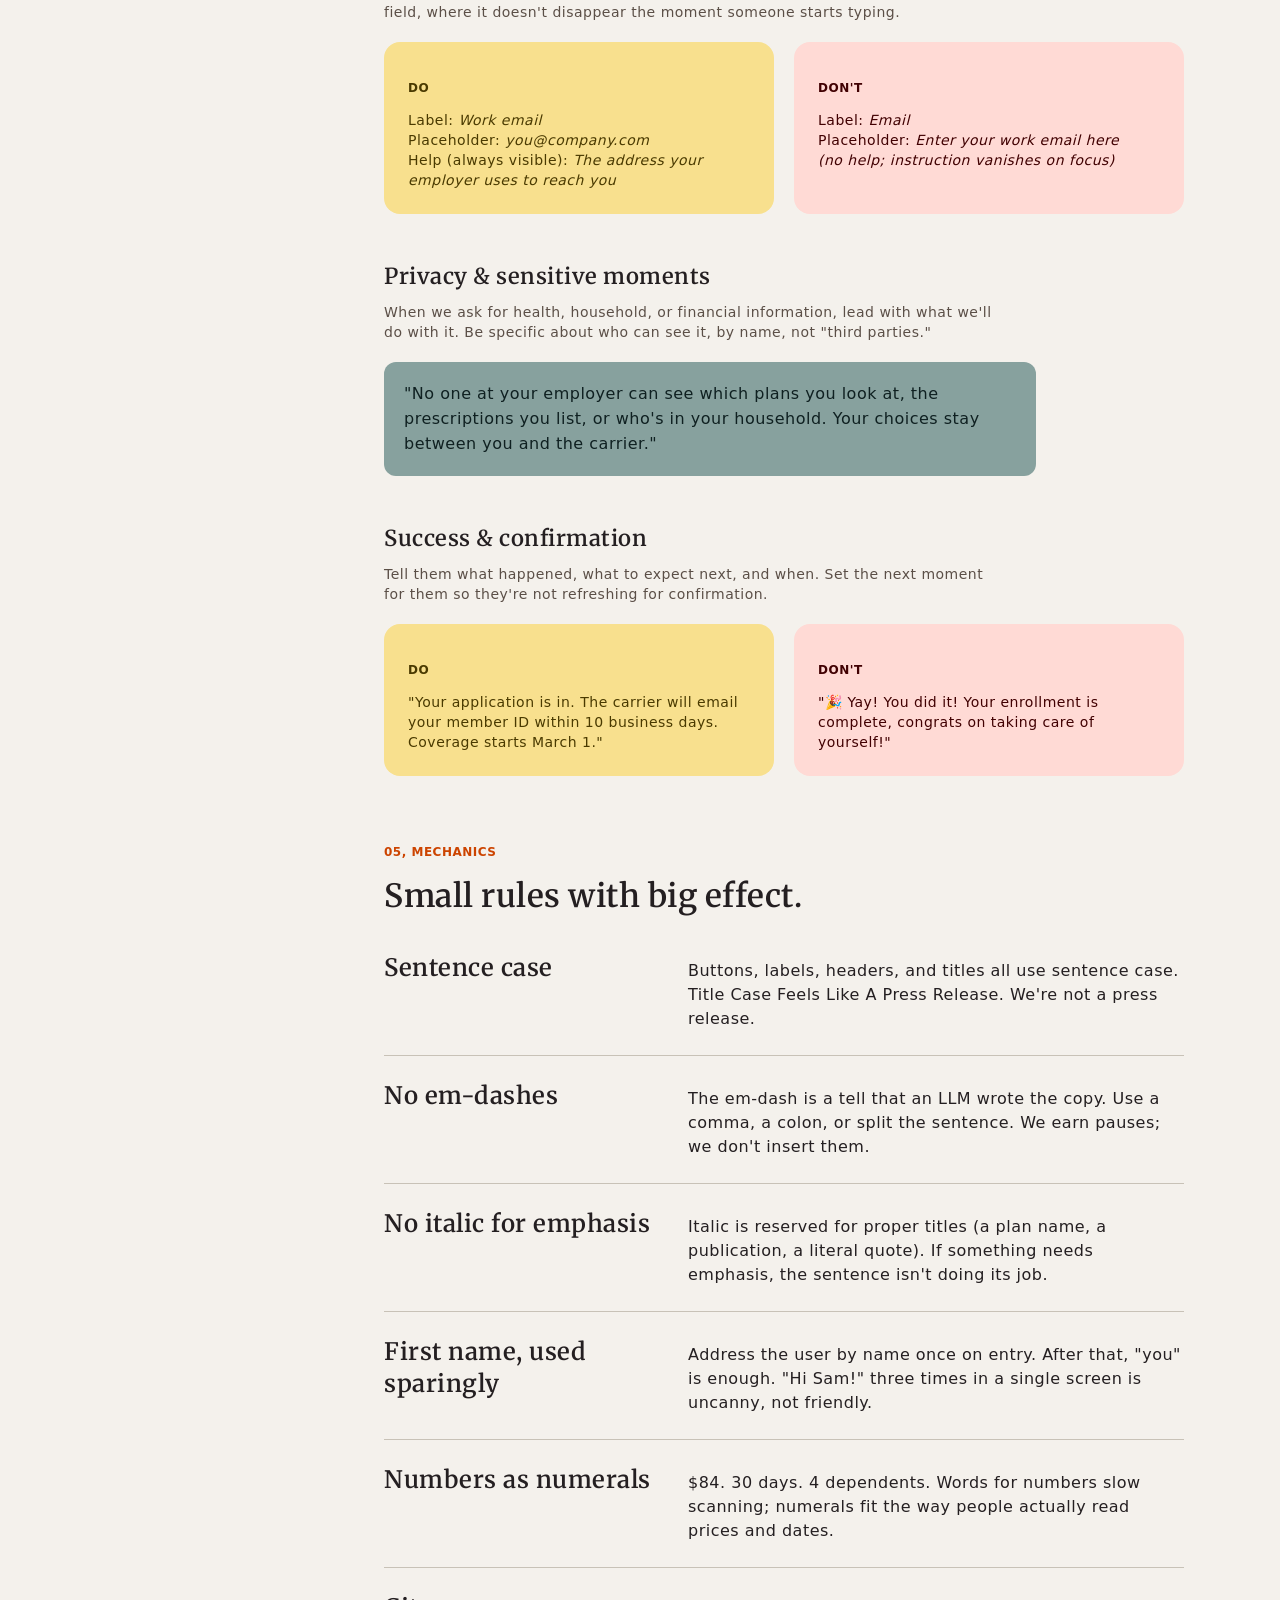
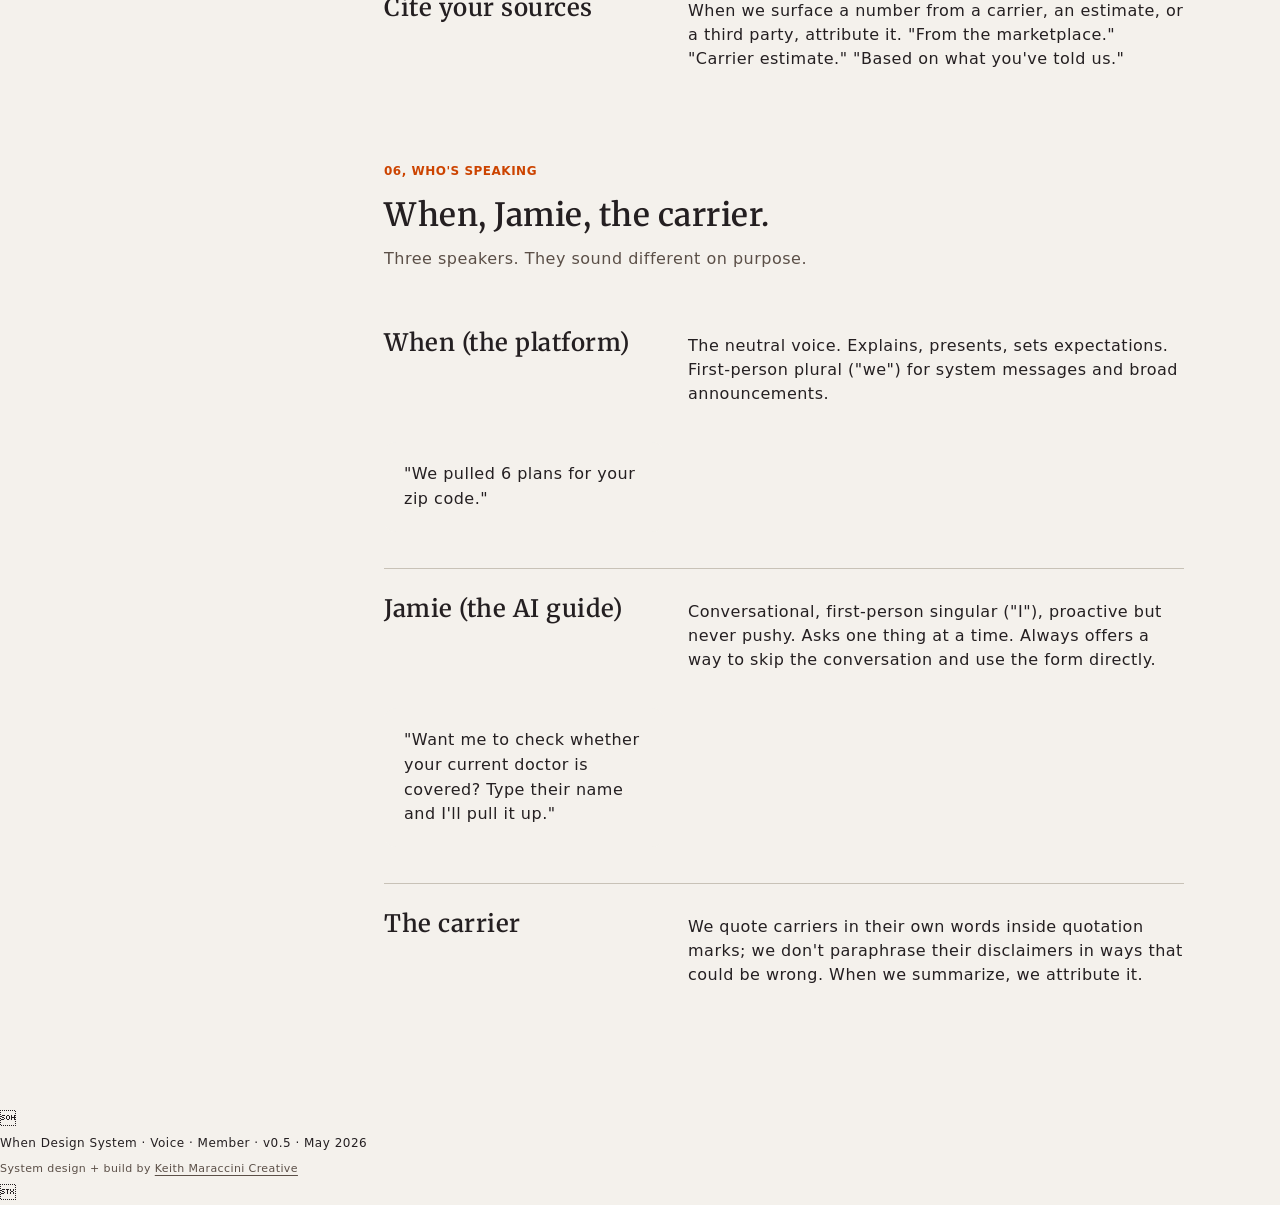
<file: voice.html>
<!DOCTYPE html>
<html lang="en">
<head>
  <meta charset="UTF-8" />
  <meta name="viewport" content="width=device-width, initial-scale=1.0" />
  <title>When, Voice &amp; Tone</title>
  <meta name="description" content="The When voice and tone, how we sound, what we say, how we say it." />
  <link rel="icon" type="image/svg+xml" href="when-logo.svg" />
  <link rel="preconnect" href="https://fonts.gstatic.com" crossorigin />
  <link rel="stylesheet" href="https://fonts.googleapis.com/css2?family=Material+Symbols+Rounded:opsz,wght,FILL,GRAD@20..48,100..700,0..1,-50..200" />
  <link rel="stylesheet" href="https://fonts.googleapis.com/css2?family=Merriweather:opsz,wght@18..144,300..900&display=swap" />
  <link rel="stylesheet" href="showcase.css" />
</head>
<body>

  <header class="app-header">
    <a class="app-header__brand" href="./index.html">
      <img src="when-logo.svg" alt="When" />
      <span class="app-header__title">Brand System <em>· Voice · Member</em></span>
    </a>
  </header>

  <div class="shell">
    <aside class="shell-rail" aria-label="System sections">
      <a class="shell-rail__item" href="./index.html"><span class="shell-rail__icon"><span class="material-symbols-rounded">home</span></span><span class="shell-rail__label">Home</span></a>
      <a class="shell-rail__item" href="./brand.html" aria-current="page"><span class="shell-rail__icon"><span class="material-symbols-rounded">stars</span></span><span class="shell-rail__label">Brand</span></a>
      <a class="shell-rail__item" href="./visual.html"><span class="shell-rail__icon"><span class="material-symbols-rounded">palette</span></span><span class="shell-rail__label">Visual</span></a>
      <a class="shell-rail__item" href="./design.html"><span class="shell-rail__icon"><span class="material-symbols-rounded">widgets</span></span><span class="shell-rail__label">Design</span></a>
      <a class="shell-rail__item" href="./governance.html"><span class="shell-rail__icon"><span class="material-symbols-rounded">groups</span></span><span class="shell-rail__label">About</span></a>
    </aside>

    <aside class="shell-subnav" aria-label="On-page navigation">
      <div class="shell-subnav__group">
        <p class="shell-subnav__group-label">Voice · Member</p>
        <nav class="shell-subnav__list">
          <details class="shell-subnav__accordion" open>
            <summary><span class="material-symbols-rounded">record_voice_over</span>Verbal identity<span class="material-symbols-rounded shell-subnav__chevron">chevron_right</span></summary>
            <ul class="shell-subnav__sublist">
              <li><a class="shell-subnav__item is-active" href="./voice.html">Voice · Member</a></li>
              <li><a class="shell-subnav__item" href="./voice-sales.html">Voice · Sales</a></li>
            </ul>
          </details>
        </nav>
      </div>
      <div class="shell-subnav__group">
        <p class="shell-subnav__group-label">Voice</p>
        <nav class="shell-subnav__list">
          <a class="shell-subnav__item" href="#voice"><span class="material-symbols-rounded">graphic_eq</span>Five qualities</a>
          <a class="shell-subnav__item" href="#tone"><span class="material-symbols-rounded">tune</span>Tone modulation</a>
          <a class="shell-subnav__item" href="#words"><span class="material-symbols-rounded">text_snippet</span>Words</a>
        </nav>
      </div>
      <div class="shell-subnav__group">
        <p class="shell-subnav__group-label">In practice</p>
        <nav class="shell-subnav__list">
          <a class="shell-subnav__item" href="#buttons"><span class="material-symbols-rounded">smart_button</span>Button labels</a>
          <a class="shell-subnav__item" href="#empty"><span class="material-symbols-rounded">inbox</span>Empty states</a>
          <a class="shell-subnav__item" href="#errors"><span class="material-symbols-rounded">error</span>Error messages</a>
          <a class="shell-subnav__item" href="#loading"><span class="material-symbols-rounded">hourglass_empty</span>System status</a>
          <a class="shell-subnav__item" href="#microcopy"><span class="material-symbols-rounded">notes</span>Microcopy</a>
          <a class="shell-subnav__item" href="#privacy"><span class="material-symbols-rounded">shield</span>Privacy moments</a>
          <a class="shell-subnav__item" href="#success"><span class="material-symbols-rounded">check_circle</span>Success</a>
        </nav>
      </div>
      <div class="shell-subnav__group">
        <p class="shell-subnav__group-label">Mechanics</p>
        <nav class="shell-subnav__list">
          <a class="shell-subnav__item" href="#mechanics"><span class="material-symbols-rounded">rule</span>Small rules, big effect</a>
          <a class="shell-subnav__item" href="#speakers"><span class="material-symbols-rounded">groups_2</span>Who's speaking</a>
        </nav>
      </div>
    </aside>

    <main class="shell-main">

      <section class="page__hero">
        <span class="page__eyebrow">Verbal Identity · Member</span>
        <h1 class="page__title">How When sounds to members.</h1>
        <p class="page__intro">
          Health insurance is one of the most stressful things people deal with.
          Our job is to make it feel solvable. Calm, clear, and honest, without
          being clinical, cute, or over-promising. This is the voice we use with
          the people who use the product, members navigating coverage decisions.
        </p>
        <p class="page__intro" style="font-size: var(--type-body-large-size); line-height: var(--type-body-large-lh); margin-top: var(--s-3); color: var(--color-on-surface-variant);">
          Looking for how we sound to <strong>HR leaders, brokers, or partners?</strong>
          See <a href="./voice-sales.html">Voice · Sales</a>.
        </p>
      </section>

      <!-- Voice principles -->
      <section class="section" id="voice">
      <p class="section__label">01, Voice</p>
      <h2 class="section__title">Five qualities that make a message sound like When.</h2>
      <p class="section__intro">
        Voice is who we are. It doesn't change. Tone is how we adjust, calmer when
        someone's stuck, brighter when they've finished, quieter when the moment is
        about them, not us.
      </p>

      <div class="voice-row">
        <h3 class="voice-row__title">Calm, not cheerful</h3>
        <p class="voice-row__body">
          We don't celebrate the obvious. We don't add exclamation points to make
          a process feel exciting. Saving someone money on a deductible is good
          news; selling it as <em>amazing</em> makes them suspicious.
        </p>
      </div>
      <div class="voice-row">
        <h3 class="voice-row__title">Direct, not blunt</h3>
        <p class="voice-row__body">
          Say the thing. If a plan won't cover their doctor, say so. But don't
          stop there, show what would. Direct without alternatives is just bad news.
        </p>
      </div>
      <div class="voice-row">
        <h3 class="voice-row__title">Plain, not dumbed down</h3>
        <p class="voice-row__body">
          We use the words people actually use, "deductible" stays; "coinsurance"
          gets a one-line definition the first time it appears. We never invent
          friendly substitutes for terms our users will see on their insurance card.
        </p>
      </div>
      <div class="voice-row">
        <h3 class="voice-row__title">Honest about uncertainty</h3>
        <p class="voice-row__body">
          When a number is an estimate, we say <em>estimate</em>. When we don't know,
          we don't pretend. We never bury a hedge in fine print to make a headline
          sound more confident than it is.
        </p>
      </div>
      <div class="voice-row">
        <h3 class="voice-row__title">In your corner</h3>
        <p class="voice-row__body">
          The user isn't a "member" or a "customer" or a "subscriber." They're a
          person making a hard decision under pressure. We're the friend who's
          done this before, never a chatbot, never a sales surface, never HR.
        </p>
      </div>
    </section>

    <!-- Tone modulation --------------------------------------------------- -->
      <section class="section" id="tone">
      <p class="section__label">02, Tone</p>
      <h2 class="section__title">Where the voice flexes.</h2>
      <p class="section__intro">
        Same voice, different volume. Tone shifts with what's happening for the user
       , not what's happening in the product. A successful enrollment doesn't need
        confetti. A failed plan search needs a clear next step, not an apology.
      </p>

      <div class="subsection">
        <h3 class="subsection__title">Onboarding · curious and grounding</h3>
        <p class="subsection__body">
          The user is new. Establish that we know them, their employer reached out
          to us, and explain what's coming. Don't overstate the value before they've
          felt it.
        </p>
        <p class="example">"When your group health plan ends, you have options. We walk you through them, show you what each plan actually costs, and let you enroll in one place."</p>
      </div>

      <div class="subsection">
        <h3 class="subsection__title">Decision moments · clear and unsoftened</h3>
        <p class="subsection__body">
          When the user has to choose, get out of the way. State the numbers, the
          trade-offs, and what we'd do in their shoes. Don't fence-sit.
        </p>
        <p class="example">"This plan is $84 a month after your subsidy. Your doctor isn't in network, switching would cost about $200 a year more in office visits. Worth it if you want to keep her."</p>
      </div>

      <div class="subsection">
        <h3 class="subsection__title">Mistakes &amp; errors · take responsibility, point forward</h3>
        <p class="subsection__body">
          When something breaks, we own it without melodrama. State the problem in
          one sentence, then what to do next. Never apologize twice for the same thing.
        </p>
        <p class="example">"We couldn't reach the marketplace. Try again in a moment, or call us at (800) 555-WHEN and we'll finish this with you."</p>
      </div>

      <div class="subsection">
        <h3 class="subsection__title">After enrollment · quiet confidence</h3>
        <p class="subsection__body">
          They picked a plan. The work happened. Confirm it cleanly, set the next
          expectation, and step back.
        </p>
        <p class="example example--secondary">"Your application is in. The carrier will mail your member ID within 10 business days; coverage starts March 1."</p>
      </div>
    </section>

    <!-- Words ------------------------------------------------------------- -->
      <section class="section" id="words">
      <p class="section__label">03, Words</p>
      <h2 class="section__title">What we say, and what we don't.</h2>
      <p class="section__intro">
        A short list of specifics. The full glossary lives in Notion, this is the
        page you'll come back to when you're writing.
      </p>

      <div class="wordlist">
        <div class="wordlist__col wordlist__col--do">
          <p class="wordlist__head">We say</p>
          <ul>
            <li>your plan, your coverage, your premium</li>
            <li>walk you through, show you, help you decide</li>
            <li>estimate (when it's an estimate)</li>
            <li>cost · price · monthly · per year</li>
            <li>doctor · prescription · provider · network</li>
            <li>when you're ready · take your time</li>
            <li>your employer set this up for you</li>
            <li>we'll send you · we sent you · you'll get</li>
          </ul>
        </div>
        <div class="wordlist__col wordlist__col--dont">
          <p class="wordlist__head">We don't say</p>
          <ul>
            <li>member · subscriber · customer · user</li>
            <li>seamlessly · effortlessly · simply · just</li>
            <li>amazing · awesome · perfect · easy</li>
            <li>premium pricing · best-in-class · industry-leading</li>
            <li>doc · script · Rx (in user copy)</li>
            <li>hit a snag · uh oh · whoops · oops</li>
            <li>HR sent us your information</li>
            <li>"Let's…" as the start of every prompt</li>
          </ul>
        </div>
      </div>
    </section>

    <!-- Examples per surface ---------------------------------------------- -->
      <section class="section" id="buttons">
      <p class="section__label">04, In practice</p>
      <h2 class="section__title">Surface by surface.</h2>
      <p class="section__intro">
        Every component carries copy. Here's how the voice lands on each one, and
        what to avoid.
      </p>

      <!-- Buttons -->
      <div class="subsection">
        <h3 class="subsection__title">Button labels</h3>
        <p class="subsection__body">
          Verb first. Tell them what happens when they press. Never use "Submit," "Click here,"
          or a label that could fit on any button anywhere.
        </p>
        <div class="principle">
          <div class="do">
            <p class="do__label">Do</p>
            <ul style="margin: 0; padding-left: var(--s-5);">
              <li>Send me a sign-in link</li>
              <li>See my plans</li>
              <li>Add a prescription</li>
              <li>Save and continue</li>
              <li>Talk to a person</li>
            </ul>
          </div>
          <div class="dont">
            <p class="dont__label">Don't</p>
            <ul style="margin: 0; padding-left: var(--s-5);">
              <li>Submit</li>
              <li>Continue</li>
              <li>Click here</li>
              <li>Next step</li>
              <li>Get started now!</li>
            </ul>
          </div>
        </div>
      </div>

      <!-- Empty states -->
      <div class="subsection">
        <h3 class="subsection__title" id="empty">Empty states</h3>
        <p class="subsection__body">
          Tell them why it's empty. Show them what fills it. Then offer the action that
          starts the fill. Never apologize for an empty state, it's the right state until
          they take the first step.
        </p>
        <p class="example">"No prescriptions yet. Add the medicines you take regularly and we'll show you which plans cover them."</p>
      </div>

      <!-- Errors -->
      <div class="subsection">
        <h3 class="subsection__title" id="errors">Error messages</h3>
        <p class="subsection__body">
          One sentence. State the problem. Offer a path. Tell them how to reach us if the
          path doesn't work. No system codes in user-facing copy.
        </p>
        <div class="principle">
          <div class="do">
            <p class="do__label">Do</p>
            <p style="margin: 0;">"That email doesn't look right. Double-check the address, we'll send you a new sign-in link."</p>
          </div>
          <div class="dont">
            <p class="dont__label">Don't</p>
            <p style="margin: 0;">"Error code 422: Invalid email format. Please correct the email and try again."</p>
          </div>
        </div>
      </div>

      <!-- Loading / system status -->
      <div class="subsection">
        <h3 class="subsection__title" id="loading">System status &amp; loading</h3>
        <p class="subsection__body">
          State what's happening. Don't fill silence with personality. A 2-second spinner
          doesn't need a "Hang tight!", it needs a quiet status word.
        </p>
        <div class="principle">
          <div class="do">
            <p class="do__label">Do</p>
            <ul style="margin: 0; padding-left: var(--s-5);">
              <li>Looking up your case…</li>
              <li>Sending your sign-in link…</li>
              <li>Pulling plans for your area…</li>
            </ul>
          </div>
          <div class="dont">
            <p class="dont__label">Don't</p>
            <ul style="margin: 0; padding-left: var(--s-5);">
              <li>Hang tight! We're on it…</li>
              <li>Magic is happening…</li>
              <li>Just a sec, almost there!</li>
            </ul>
          </div>
        </div>
      </div>

      <!-- Microcopy -->
      <div class="subsection">
        <h3 class="subsection__title" id="microcopy">Microcopy &amp; placeholders</h3>
        <p class="subsection__body">
          Placeholder text is for shape, not instruction. Required guidance lives outside
          the field, where it doesn't disappear the moment someone starts typing.
        </p>
        <div class="principle">
          <div class="do">
            <p class="do__label">Do</p>
            <p style="margin: 0;">
              Label: <em>Work email</em><br />
              Placeholder: <em>you@company.com</em><br />
              Help (always visible): <em>The address your employer uses to reach you</em>
            </p>
          </div>
          <div class="dont">
            <p class="dont__label">Don't</p>
            <p style="margin: 0;">
              Label: <em>Email</em><br />
              Placeholder: <em>Enter your work email here</em><br />
              <em>(no help; instruction vanishes on focus)</em>
            </p>
          </div>
        </div>
      </div>

      <!-- Privacy & sensitive -->
      <div class="subsection">
        <h3 class="subsection__title" id="privacy">Privacy &amp; sensitive moments</h3>
        <p class="subsection__body">
          When we ask for health, household, or financial information, lead with what
          we'll do with it. Be specific about who can see it, by name, not "third parties."
        </p>
        <p class="example example--secondary">"No one at your employer can see which plans you look at, the prescriptions you list, or who's in your household. Your choices stay between you and the carrier."</p>
      </div>

      <!-- Success -->
      <div class="subsection">
        <h3 class="subsection__title" id="success">Success &amp; confirmation</h3>
        <p class="subsection__body">
          Tell them what happened, what to expect next, and when. Set the next moment
          for them so they're not refreshing for confirmation.
        </p>
        <div class="principle">
          <div class="do">
            <p class="do__label">Do</p>
            <p style="margin: 0;">"Your application is in. The carrier will email your member ID within 10 business days. Coverage starts March 1."</p>
          </div>
          <div class="dont">
            <p class="dont__label">Don't</p>
            <p style="margin: 0;">"🎉 Yay! You did it! Your enrollment is complete, congrats on taking care of yourself!"</p>
          </div>
        </div>
      </div>
    </section>

    <!-- Mechanics --------------------------------------------------------- -->
      <section class="section" id="mechanics">
      <p class="section__label">05, Mechanics</p>
      <h2 class="section__title">Small rules with big effect.</h2>

      <div class="voice-row">
        <h3 class="voice-row__title">Sentence case</h3>
        <p class="voice-row__body">
          Buttons, labels, headers, and titles all use sentence case. Title Case Feels Like A
          Press Release. We're not a press release.
        </p>
      </div>
      <div class="voice-row">
        <h3 class="voice-row__title">No em-dashes</h3>
        <p class="voice-row__body">
          The em-dash is a tell that an LLM wrote the copy. Use a comma, a colon, or split
          the sentence. We earn pauses; we don't insert them.
        </p>
      </div>
      <div class="voice-row">
        <h3 class="voice-row__title">No italic for emphasis</h3>
        <p class="voice-row__body">
          Italic is reserved for proper titles (a plan name, a publication, a literal quote).
          If something needs emphasis, the sentence isn't doing its job.
        </p>
      </div>
      <div class="voice-row">
        <h3 class="voice-row__title">First name, used sparingly</h3>
        <p class="voice-row__body">
          Address the user by name once on entry. After that, "you" is enough. "Hi Sam!"
          three times in a single screen is uncanny, not friendly.
        </p>
      </div>
      <div class="voice-row">
        <h3 class="voice-row__title">Numbers as numerals</h3>
        <p class="voice-row__body">
          $84. 30 days. 4 dependents. Words for numbers slow scanning; numerals fit the
          way people actually read prices and dates.
        </p>
      </div>
      <div class="voice-row">
        <h3 class="voice-row__title">Cite your sources</h3>
        <p class="voice-row__body">
          When we surface a number from a carrier, an estimate, or a third party, attribute it.
          "From the marketplace." "Carrier estimate." "Based on what you've told us."
        </p>
      </div>
    </section>

    <!-- Personas of where it lives --------------------------------------- -->
      <section class="section" id="speakers">
      <p class="section__label">06, Who's speaking</p>
      <h2 class="section__title">When, Jamie, the carrier.</h2>
      <p class="section__intro">
        Three speakers. They sound different on purpose.
      </p>

      <div class="voice-row">
        <h3 class="voice-row__title">When (the platform)</h3>
        <p class="voice-row__body">
          The neutral voice. Explains, presents, sets expectations. First-person plural
          ("we") for system messages and broad announcements.
        </p>
        <p class="example" style="margin-top: var(--s-3);">"We pulled 6 plans for your zip code."</p>
      </div>
      <div class="voice-row">
        <h3 class="voice-row__title">Jamie (the AI guide)</h3>
        <p class="voice-row__body">
          Conversational, first-person singular ("I"), proactive but never pushy.
          Asks one thing at a time. Always offers a way to skip the conversation
          and use the form directly.
        </p>
        <p class="example" style="margin-top: var(--s-3);">"Want me to check whether your current doctor is covered? Type their name and I'll pull it up."</p>
      </div>
      <div class="voice-row">
        <h3 class="voice-row__title">The carrier</h3>
        <p class="voice-row__body">
          We quote carriers in their own words inside quotation marks; we don't paraphrase
          their disclaimers in ways that could be wrong. When we summarize, we attribute it.
        </p>
      </div>
    </section>

    </main>
  </div>

  
    <div class="footer-meta">
      <div class="footer-meta__line">When Design System · Voice · Member · v0.5 · May 2026</div>
      <div class="footer-meta__credit">System design + build by <a href="#" class="footer-meta__link">Keith Maraccini Creative</a></div>
    </div>
  

  <script>
    // Sidebar TOC: highlight the section/subsection nearest the viewport top.
    const targets = document.querySelectorAll('[id]');
    const tocLinks = document.querySelectorAll('.sidebar__item');
    const setActive = (id) => {
      tocLinks.forEach(l => l.classList.toggle('is-active', l.getAttribute('href') === '#' + id));
    };
    if ('IntersectionObserver' in window) {
      const io = new IntersectionObserver((entries) => {
        const visible = entries.filter(e => e.isIntersecting)
          .sort((a, b) => a.boundingClientRect.top - b.boundingClientRect.top)[0];
        if (visible) setActive(visible.target.id);
      }, { rootMargin: '-88px 0px -60% 0px', threshold: 0 });
      targets.forEach(t => io.observe(t));
    }
  </script>
</body>
</html>
</file>
<file: showcase.css>
/* ============================================================================
   When Design + Messaging System — Showcase
   Brand-tokenized. MD3 Expressive motion + shape + state spec.
   Source of truth for tokens: ~/when-snapshots/mega-audit-a8dbe18 (brand-when
   + design-system packages); approximated as CSS cubic-bezier where MD3 ships
   physics springs.
   ========================================================================== */

:root {
  /* Enable transitions between intrinsic-size keywords and explicit lengths */
  interpolate-size: allow-keywords;

  /* ─────────────────────────────────────────────────────────────────────
     COLOR — When brand palette (Radiance / Shine / Cloud / Linen)
     Source: packages/brand-when/src/palette.css (light theme)
     ───────────────────────────────────────────────────────────────────── */
  --color-primary:                #CC4400;
  --color-on-primary:             #FFFFFF;
  --color-primary-container:      #FF6600;
  --color-on-primary-container:   #0F0A0A;

  --color-secondary:              #FFBE00;
  --color-on-secondary:           #0F0A0A;
  --color-secondary-container:    #F8E08E;
  --color-on-secondary-container: #4A3A00;

  --color-tertiary:               #496767;
  --color-on-tertiary:            #FAFAF0;
  --color-tertiary-container:     #87A19E;
  --color-on-tertiary-container:  #0F2021;

  --color-error:                  #BA1A1A;
  --color-on-error:               #FFFFFF;
  --color-error-container:        #FFDAD5;
  --color-on-error-container:     #410002;

  --color-background:             #F4F1EC;
  --color-on-background:          #241F21;
  --color-surface:                #FAF7F2;
  --color-on-surface:             #241F21;
  --color-surface-bright:         #FFFFFF;
  --color-surface-dim:            #EFEBE5;
  --color-surface-container-lowest:  #FFFFFF;
  --color-surface-container-low:     #FAF7F2;
  --color-surface-container:         #F4F1EC;
  --color-surface-container-high:    #ECE8E1;
  --color-surface-container-highest: #E2DED6;
  --color-surface-variant:        #E7E3DC;
  --color-on-surface-variant:     #5B4F47;
  --color-outline:                #8B847B;
  --color-outline-variant:        #C8C2B7;
  --color-scrim:                  #0F0A0A;
  --color-warm-accent:            #FF9200;

  /* OFFICIAL BRAND MARKS — sourced from when-logo.svg / when-icon.svg.
     These are the canonical colors of the wordmark + icon. The system
     palette above (Radiance / Shine / Cloud / Linen) is the broader
     applied UI palette and is due for reconciliation with these marks
     in a next-pass color refresh. Until then, use brand-teal + brand-
     orange for any logo-adjacent or brand-attribution context. */
  --color-brand-teal:             #194142;
  --color-brand-orange:           #F7911E;

  --color-logo-teal:              #194142;
  --color-logo-orange:            #F7911E;

  /* ─────────────────────────────────────────────────────────────────────
     TYPE — Merriweather (display/headline/title/subtitle) · Google Sans Text (body/label)
     ───────────────────────────────────────────────────────────────────── */
  --font-display: 'Merriweather', Georgia, 'Times New Roman', serif;
  --font-title:   'Merriweather', Georgia, 'Times New Roman', serif;
  --font-body:    'Google Sans Text', 'Google Sans', -apple-system, BlinkMacSystemFont, 'Segoe UI', Roboto, system-ui, sans-serif;

  /* MD3 typescale (size · line-height · weight · letter-spacing). */
  --type-display-large-size:   57px;  --type-display-large-lh:   64px;  --type-display-large-w: 700; --type-display-large-ls: -0.25px;
  --type-display-medium-size:  45px;  --type-display-medium-lh:  52px;  --type-display-medium-w: 700; --type-display-medium-ls: 0px;
  --type-display-small-size:   36px;  --type-display-small-lh:   44px;  --type-display-small-w: 700; --type-display-small-ls: 0px;
  --type-headline-large-size:  32px;  --type-headline-large-lh:  40px;  --type-headline-large-w: 600;
  --type-headline-medium-size: 28px;  --type-headline-medium-lh: 36px;  --type-headline-medium-w: 600;
  --type-headline-small-size:  24px;  --type-headline-small-lh:  32px;  --type-headline-small-w: 600;
  --type-title-large-size:     22px;  --type-title-large-lh:     28px;  --type-title-large-w:     500;
  --type-title-medium-size:    16px;  --type-title-medium-lh:    24px;  --type-title-medium-w:    500;
  --type-title-small-size:     14px;  --type-title-small-lh:     20px;  --type-title-small-w:     500;
  --type-body-large-size:      16px;  --type-body-large-lh:      24px;  --type-body-large-w:      400; --type-body-large-ls: 0.5px;
  --type-body-medium-size:     14px;  --type-body-medium-lh:     20px;  --type-body-medium-w:     400; --type-body-medium-ls: 0.25px;
  --type-body-small-size:      12px;  --type-body-small-lh:      16px;  --type-body-small-w:      400; --type-body-small-ls: 0.4px;
  --type-label-large-size:     14px;  --type-label-large-lh:     20px;  --type-label-large-w:     500; --type-label-large-ls: 0.1px;
  --type-label-medium-size:    12px;  --type-label-medium-lh:     16px; --type-label-medium-w:    500; --type-label-medium-ls: 0.5px;
  --type-label-small-size:     11px;  --type-label-small-lh:      16px; --type-label-small-w:    500; --type-label-small-ls: 0.5px;

  /* ─────────────────────────────────────────────────────────────────────
     SPACING — 4dp grid
     ───────────────────────────────────────────────────────────────────── */
  --s-1: 4px;   --s-2: 8px;   --s-3: 12px;  --s-4: 16px;  --s-5: 20px;  --s-6: 24px;
  --s-7: 28px;  --s-8: 32px;  --s-10: 40px; --s-12: 48px; --s-14: 56px; --s-16: 64px;
  --s-20: 80px; --s-24: 96px; --s-32: 128px;

  /* ─────────────────────────────────────────────────────────────────────
     SHAPE — MD3 Expressive corner ladder
     ───────────────────────────────────────────────────────────────────── */
  --shape-none: 0px;
  --shape-xs:   4px;
  --shape-sm:   8px;
  --shape-md:   12px;
  --shape-lg:   16px;
  --shape-lg-increased: 20px;
  --shape-xl:   28px;
  --shape-xl-increased: 32px;
  --shape-2xl:  48px;
  --shape-full: 9999px;

  /* ─────────────────────────────────────────────────────────────────────
     MOTION — MD3 Expressive (CSS approximation of physics springs)
     Source mapping (mega-audit-a8dbe18 design-system tokens):
       spring-default-spatial (380/29)  → cubic-bezier(0.38, 1.21, 0.20, 0.98)   overshoot
       spring-fast-spatial    (800/38)  → cubic-bezier(0.42, 1.67, 0.21, 0.90)   strong overshoot
       spring-slow-spatial    (200/25)  → cubic-bezier(0.39, 1.21, 0.35, 0.99)   mild overshoot
       spring-default-effects (1600/80) → cubic-bezier(0.34, 0.80, 0.34, 1.00)   no overshoot
       spring-fast-effects    (3800/123) → cubic-bezier(0.31, 0.94, 0.34, 1.00)   no overshoot
       spring-slow-effects    (800/57)  → cubic-bezier(0.34, 0.88, 0.34, 1.00)   no overshoot
     Easing (no overshoot, no spring):
       easing-emphasized                → cubic-bezier(0.2, 0.0, 0, 1.0)
       easing-emphasized-decelerate     → cubic-bezier(0.05, 0.7, 0.1, 1.0)
       easing-emphasized-accelerate     → cubic-bezier(0.3, 0.0, 0.8, 0.15)
     ───────────────────────────────────────────────────────────────────── */
  --motion-spring-default-spatial: cubic-bezier(0.38, 1.21, 0.20, 0.98);
  --motion-spring-fast-spatial:    cubic-bezier(0.42, 1.67, 0.21, 0.90);
  --motion-spring-slow-spatial:    cubic-bezier(0.39, 1.21, 0.35, 0.99);
  --motion-spring-default-effects: cubic-bezier(0.34, 0.80, 0.34, 1.00);
  --motion-spring-fast-effects:    cubic-bezier(0.31, 0.94, 0.34, 1.00);
  --motion-spring-slow-effects:    cubic-bezier(0.34, 0.88, 0.34, 1.00);

  --motion-easing-emphasized:            cubic-bezier(0.2, 0.0, 0, 1.0);
  --motion-easing-emphasized-decelerate: cubic-bezier(0.05, 0.7, 0.1, 1.0);
  --motion-easing-emphasized-accelerate: cubic-bezier(0.3, 0.0, 0.8, 0.15);
  --motion-easing-standard:              cubic-bezier(0.2, 0.0, 0, 1.0);
  --motion-easing-linear:                cubic-bezier(0, 0, 1, 1);

  --motion-duration-short1: 50ms;
  --motion-duration-short2: 100ms;
  --motion-duration-short3: 150ms;
  --motion-duration-short4: 200ms;
  --motion-duration-medium1: 250ms;
  --motion-duration-medium2: 300ms;
  --motion-duration-medium3: 350ms;
  --motion-duration-medium4: 400ms;
  --motion-duration-long1: 450ms;
  --motion-duration-long2: 500ms;
  --motion-duration-long3: 550ms;
  --motion-duration-long4: 600ms;
  --motion-duration-extra-long1: 700ms;
  --motion-duration-extra-long2: 800ms;

  /* ─────────────────────────────────────────────────────────────────────
     STATE LAYERS — MD3 spec
     ───────────────────────────────────────────────────────────────────── */
  --state-hover-opacity:   0.08;
  --state-focus-opacity:   0.10;
  --state-pressed-opacity: 0.10;
  --state-dragged-opacity: 0.16;
  --state-disabled-content-opacity:   0.38;
  --state-disabled-container-opacity: 0.12;

  /* ─────────────────────────────────────────────────────────────────────
     ELEVATION — MD3 shadow envelopes (level 0–5)
     ───────────────────────────────────────────────────────────────────── */
  --elev-0: none;
  --elev-1: 0 1px 2px 0 rgba(0,0,0,0.10), 0 1px 3px 1px rgba(0,0,0,0.06);
  --elev-2: 0 1px 2px 0 rgba(0,0,0,0.10), 0 2px 6px 2px rgba(0,0,0,0.08);
  --elev-3: 0 1px 3px 0 rgba(0,0,0,0.10), 0 4px 8px 3px rgba(0,0,0,0.08);
  --elev-4: 0 2px 3px 0 rgba(0,0,0,0.10), 0 6px 10px 4px rgba(0,0,0,0.08);
  --elev-5: 0 4px 4px 0 rgba(0,0,0,0.10), 0 8px 12px 6px rgba(0,0,0,0.08);

  /* Layout */
  --col-max: 1080px;
  --sidebar-w: 256px;
}

/* ─────────────────────────────────────────────────────────────────────────
   Reset + base
   ───────────────────────────────────────────────────────────────────────── */
*, *::before, *::after { box-sizing: border-box; }
html, body { margin: 0; padding: 0; }
html {
  scroll-behavior: smooth;
  scroll-padding-top: 96px;
}
body {
  background: var(--color-background);
  color: var(--color-on-surface);
  font-family: var(--font-body);
  font-size: var(--type-body-large-size);
  line-height: var(--type-body-large-lh);
  letter-spacing: var(--type-body-large-ls);
  -webkit-font-smoothing: antialiased;
  -moz-osx-font-smoothing: grayscale;
}
button { font: inherit; color: inherit; }
a { color: var(--color-primary); }
a:hover { text-decoration-thickness: 2px; }

.material-symbols-rounded {
  font-variation-settings: 'FILL' 0, 'wght' 400, 'GRAD' 0, 'opsz' 24;
}

/* ─────────────────────────────────────────────────────────────────────────
   App shell — header + sticky sidebar TOC + main
   ───────────────────────────────────────────────────────────────────────── */
.app-header {
  position: sticky;
  top: 0;
  z-index: 50;
  background: var(--color-surface);
  border-bottom: 1px solid var(--color-outline-variant);
  display: flex;
  align-items: center;
  justify-content: space-between;
  padding: var(--s-4) var(--s-12);
  gap: var(--s-6);
}
.app-header__brand {
  display: flex;
  align-items: center;
  gap: var(--s-3);
  text-decoration: none;
}
.app-header__brand img { height: 28px; width: auto; display: block; }
.app-header__title {
  font-family: var(--font-body);
  font-weight: 500;
  font-size: var(--type-title-medium-size);
  letter-spacing: 0.15px;
  color: var(--color-on-surface);
}
.app-header__title em {
  font-style: normal;
  color: var(--color-on-surface-variant);
  font-weight: 400;
  margin-left: var(--s-2);
}
.app-nav { display: flex; gap: var(--s-1); align-items: center; }
.app-nav__link {
  display: inline-flex;
  align-items: center;
  gap: var(--s-2);
  height: 40px;
  padding: 0 var(--s-5);
  border-radius: var(--shape-full);
  font-family: var(--font-body);
  font-weight: 500;
  font-size: var(--type-label-large-size);
  letter-spacing: 0.1px;
  text-decoration: none;
  color: var(--color-on-surface-variant);
  transition:
    background    var(--motion-duration-short3) var(--motion-easing-emphasized),
    color         var(--motion-duration-short3) var(--motion-easing-emphasized),
    border-radius var(--motion-duration-short3) var(--motion-easing-emphasized);
}
.app-nav__link:hover {
  background: var(--color-surface-container-high);
  color: var(--color-on-surface);
}
.app-nav__link[aria-current="page"] {
  background: var(--color-secondary-container);
  color: var(--color-on-secondary-container);
}
.app-nav__link:active {
  border-radius: var(--shape-md);
}

/* Layout: sidebar + main */
/* ─────────────────────────────────────────────────────────────────────────
   SHELL — three-layer navigation
   ──────────────────────────────────────────────────────────────────────────
   Layer 1: .shell-rail        — icon + label vertical strip (88dp wide)
   Layer 2: .shell-subnav      — section list for the current destination (256dp)
   Layer 3: <details> accordions inside .shell-subnav for items with children

   At expanded+ (≥1024dp), all three layers are visible side-by-side.
   At medium (600–1023dp), the rail collapses to icons-only (no label).
   At compact (<600dp), rail + subnav hide; top-app-bar's hamburger
   surfaces them as a drawer.
   ───────────────────────────────────────────────────────────────────────── */

.shell {
  display: grid;
  grid-template-columns: 88px 256px minmax(0, 1fr);
  gap: 0;
  max-width: 1440px;
  margin: 0 auto;
  min-height: calc(100vh - 64px);
}
@media (max-width: 1024px) {
  .shell { grid-template-columns: 72px 240px minmax(0, 1fr); }
}
@media (max-width: 720px) {
  .shell { grid-template-columns: minmax(0, 1fr); }
  .shell-rail, .shell-subnav { display: none; }
}

/* LAYER 1 — RAIL */
.shell-rail {
  position: sticky;
  top: 64px;
  align-self: start;
  height: calc(100vh - 64px);
  overflow-y: auto;
  padding: var(--s-3) var(--s-2);
  background: var(--color-surface);
  border-right: 1px solid var(--color-outline-variant);
  display: flex;
  flex-direction: column;
  gap: var(--s-1);
  scrollbar-width: thin;
}
.shell-rail__item {
  display: flex;
  flex-direction: column;
  align-items: center;
  justify-content: center;
  gap: var(--s-1);
  padding: var(--s-3) var(--s-1);
  border-radius: var(--shape-md);
  color: var(--color-on-surface-variant);
  text-decoration: none;
  text-align: center;
  font-family: var(--font-body);
  font-size: 11px;
  font-weight: 500;
  letter-spacing: 0.3px;
  line-height: 1.2;
  transition:
    background var(--motion-duration-short3) var(--motion-easing-emphasized),
    color      var(--motion-duration-short3) var(--motion-easing-emphasized),
    transform  var(--motion-duration-short3) var(--motion-easing-emphasized);
}
.shell-rail__icon {
  width: 56px;
  height: 32px;
  border-radius: var(--shape-lg);
  display: grid;
  place-items: center;
  transition: background var(--motion-duration-short3) var(--motion-easing-emphasized);
}
.shell-rail__icon .material-symbols-rounded { font-size: 24px; color: inherit; }
.shell-rail__item:hover { color: var(--color-on-surface); }
.shell-rail__item:hover .shell-rail__icon { background: var(--color-surface-container-high); }
.shell-rail__item:focus-visible { outline: 3px solid var(--color-primary); outline-offset: -2px; }
.shell-rail__item:active { transform: scale(0.96); }
.shell-rail__item[aria-current="page"] {
  color: var(--color-on-secondary-container);
}
.shell-rail__item[aria-current="page"] .shell-rail__icon {
  background: var(--color-secondary-container);
}
.shell-rail__item[aria-current="page"] .shell-rail__icon .material-symbols-rounded {
  font-variation-settings: 'FILL' 1, 'wght' 500, 'GRAD' 0, 'opsz' 24;
}
@media (max-width: 1024px) {
  .shell-rail__label { display: none; }
  .shell-rail { padding: var(--s-2) var(--s-1); }
  .shell-rail__icon { width: 48px; height: 32px; }
}

/* LAYER 2 — SUBNAV */
.shell-subnav {
  position: sticky;
  top: 64px;
  align-self: start;
  height: calc(100vh - 64px);
  overflow-y: auto;
  padding: var(--s-5) var(--s-3) var(--s-8);
  background: var(--color-surface);
  border-right: 1px solid var(--color-outline-variant);
  font-family: var(--font-body);
  scrollbar-width: thin;
}
.shell-subnav__group { margin-bottom: var(--s-5); }
.shell-subnav__group-label {
  font-family: var(--font-body);
  font-size: 11px;
  font-weight: 700;
  letter-spacing: 0.5px;
  text-transform: uppercase;
  color: var(--color-on-surface-variant);
  margin: 0 0 var(--s-2);
  padding: 0 var(--s-3);
}
.shell-subnav__list { list-style: none; margin: 0; padding: 0; }
.shell-subnav__item {
  display: flex;
  align-items: center;
  gap: var(--s-2);
  padding: var(--s-2) var(--s-3);
  border-radius: var(--shape-md);
  color: var(--color-on-surface-variant);
  text-decoration: none;
  font-size: var(--type-body-medium-size);
  font-weight: 500;
  transition:
    background var(--motion-duration-short3) var(--motion-easing-emphasized),
    color      var(--motion-duration-short3) var(--motion-easing-emphasized);
}
.shell-subnav__item:hover { background: var(--color-surface-container-high); color: var(--color-on-surface); }
.shell-subnav__item:focus-visible { outline: 2px solid var(--color-primary); outline-offset: -1px; }
.shell-subnav__item.is-active {
  background: var(--color-secondary-container);
  color: var(--color-on-secondary-container);
  font-weight: 600;
}
.shell-subnav__item .material-symbols-rounded {
  font-size: 18px;
  color: inherit;
  flex-shrink: 0;
}

/* LAYER 3 — ACCORDION DROPDOWN inside subnav.
   Uses <details>/<summary> for native semantics + JS-free expand. Open/close
   transitions on the inner list's max-height + opacity. */
.shell-subnav__accordion {
  margin: 0;
  padding: 0;
}
.shell-subnav__accordion[open] > summary .shell-subnav__chevron {
  transform: rotate(90deg);
}
.shell-subnav__accordion > summary {
  list-style: none;
  cursor: pointer;
  display: flex;
  align-items: center;
  gap: var(--s-2);
  padding: var(--s-2) var(--s-3);
  border-radius: var(--shape-md);
  color: var(--color-on-surface-variant);
  font-family: var(--font-body);
  font-size: var(--type-body-medium-size);
  font-weight: 500;
  transition: background var(--motion-duration-short3) var(--motion-easing-emphasized),
              color      var(--motion-duration-short3) var(--motion-easing-emphasized);
}
.shell-subnav__accordion > summary::-webkit-details-marker { display: none; }
.shell-subnav__accordion > summary:hover { background: var(--color-surface-container-high); color: var(--color-on-surface); }
.shell-subnav__accordion > summary:focus-visible { outline: 2px solid var(--color-primary); outline-offset: -1px; }
.shell-subnav__chevron {
  margin-left: auto;
  font-size: 18px !important;
  transition: transform var(--motion-duration-short3) var(--motion-easing-emphasized);
}
.shell-subnav__sublist {
  list-style: none;
  margin: var(--s-1) 0 var(--s-2);
  padding: 0 0 0 var(--s-8);
  display: flex;
  flex-direction: column;
  gap: 2px;
  border-left: 1px solid var(--color-outline-variant);
  margin-left: var(--s-5);
}
.shell-subnav__sublist .shell-subnav__item {
  padding: var(--s-1) var(--s-3);
  font-size: var(--type-body-small-size);
}

/* LAYER 3 — main content column */
.shell-main {
  padding: var(--s-12) var(--s-10) var(--s-24);
  min-width: 0;
  max-width: 880px;
}
@media (max-width: 720px) {
  .shell-main { padding: var(--s-8) var(--s-5) var(--s-16); }
}

/* ─────────────────────────────────────────────────────────────────────────
   Legacy aliases — keep the old .sidebar selector usable for unmigrated
   page chrome until every page is on the new three-layer system.
   ───────────────────────────────────────────────────────────────────────── */
.sidebar { display: none; } /* old sidebar suppressed; new system used instead */

/* ─────────────────────────────────────────────────────────────────────────
   Page-level type
   ───────────────────────────────────────────────────────────────────────── */
.page__hero { margin-bottom: var(--s-16); }
.page__eyebrow {
  display: inline-block;
  font-family: var(--font-body);
  font-size: var(--type-label-medium-size);
  font-weight: 500;
  letter-spacing: 0.5px;
  text-transform: uppercase;
  color: var(--color-primary);
  margin-bottom: var(--s-3);
}
.page__title {
  font-family: var(--font-display);
  font-size: var(--type-display-large-size);
  line-height: var(--type-display-large-lh);
  font-weight: var(--type-display-large-w);
  letter-spacing: var(--type-display-large-ls);
  margin: 0 0 var(--s-5);
  text-wrap: balance;
  color: var(--color-on-surface);
  max-width: 16ch;
}
.page__intro {
  font-family: var(--font-display);
  font-size: var(--type-headline-small-size);
  line-height: var(--type-headline-small-lh);
  font-weight: 400;
  color: var(--color-on-surface-variant);
  max-width: 56ch;
  text-wrap: pretty;
}

.section { margin-top: var(--s-16); scroll-margin-top: 88px; }
.section__label {
  font-family: var(--font-body);
  font-size: var(--type-label-medium-size);
  font-weight: 700;
  letter-spacing: 0.5px;
  text-transform: uppercase;
  color: var(--color-primary);
  margin: 0 0 var(--s-3);
}
.section__title {
  font-family: var(--font-display);
  font-size: var(--type-headline-large-size);
  line-height: var(--type-headline-large-lh);
  font-weight: var(--type-headline-large-w);
  margin: 0 0 var(--s-3);
  text-wrap: balance;
  color: var(--color-on-surface);
}
.section__intro {
  font-family: var(--font-body);
  font-size: var(--type-body-large-size);
  line-height: var(--type-body-large-lh);
  color: var(--color-on-surface-variant);
  margin: 0 0 var(--s-8);
  max-width: 66ch;
}

.subsection { margin-top: var(--s-12); }
.subsection__title {
  font-family: var(--font-display);
  font-size: var(--type-title-large-size);
  line-height: var(--type-title-large-lh);
  font-weight: 600;
  margin: 0 0 var(--s-3);
}
.subsection__body {
  font-family: var(--font-body);
  font-size: var(--type-body-medium-size);
  line-height: var(--type-body-medium-lh);
  color: var(--color-on-surface-variant);
  margin: 0 0 var(--s-5);
  max-width: 70ch;
}

/* Live badge */
.live-badge {
  display: inline-flex;
  align-items: center;
  gap: var(--s-1);
  font-family: var(--font-body);
  font-size: 11px;
  font-weight: 600;
  letter-spacing: 0.5px;
  text-transform: uppercase;
  color: var(--color-on-surface-variant);
  margin-left: var(--s-3);
  padding: 2px var(--s-2);
  background: var(--color-secondary-container);
  color: var(--color-on-secondary-container);
  border-radius: var(--shape-sm);
}
.live-badge::before {
  content: "";
  width: 6px;
  height: 6px;
  border-radius: 50%;
  background: var(--color-primary);
  animation: live-pulse 1.4s var(--motion-spring-default-effects) infinite;
}
@keyframes live-pulse {
  0%, 100% { opacity: 0.4; transform: scale(0.85); }
  50%      { opacity: 1.0; transform: scale(1.0); }
}

/* Grids */
.grid-2 { display: grid; grid-template-columns: 1fr 1fr; gap: var(--s-4); }
.grid-3 { display: grid; grid-template-columns: repeat(3, 1fr); gap: var(--s-4); }
.grid-4 { display: grid; grid-template-columns: repeat(4, 1fr); gap: var(--s-4); }
@media (max-width: 720px) {
  .grid-2, .grid-3, .grid-4 { grid-template-columns: 1fr; }
}

/* ─────────────────────────────────────────────────────────────────────────
   Demo cell — container for a primitive sample
   ───────────────────────────────────────────────────────────────────────── */
.demo {
  background: var(--color-surface-container-lowest);
  border: 1px solid var(--color-outline-variant);
  border-radius: var(--shape-lg);
  padding: var(--s-6);
  display: flex;
  flex-direction: column;
  gap: var(--s-4);
}
.demo__label {
  display: flex;
  align-items: center;
  justify-content: space-between;
  gap: var(--s-3);
  font-family: var(--font-body);
  font-size: var(--type-label-medium-size);
  font-weight: 600;
  letter-spacing: 0.5px;
  text-transform: uppercase;
  color: var(--color-on-surface);
  margin: 0;
}
.demo__body {
  display: flex;
  flex-wrap: wrap;
  align-items: center;
  gap: var(--s-3);
  min-height: 64px;
}
.demo__body--center { justify-content: center; }
.demo__stage {
  display: flex;
  align-items: center;
  justify-content: center;
  padding: var(--s-6);
  background: var(--color-surface-container);
  border-radius: var(--shape-md);
  min-height: 120px;
}
.demo__note {
  font-family: var(--font-body);
  font-size: var(--type-body-small-size);
  line-height: 1.5;
  color: var(--color-on-surface-variant);
  margin: 0;
}
.demo__meta {
  font-family: ui-monospace, SFMono-Regular, Menlo, monospace;
  font-size: 11px;
  color: var(--color-on-surface-variant);
  line-height: 1.6;
  margin: 0;
}

.tag {
  display: inline-block;
  padding: 2px 8px;
  border-radius: var(--shape-sm);
  background: var(--color-tertiary-container);
  color: var(--color-on-tertiary-container);
  font-family: var(--font-body);
  font-size: 11px;
  font-weight: 600;
  letter-spacing: 0.5px;
  text-transform: uppercase;
}

/* ─────────────────────────────────────────────────────────────────────────
   Color swatches
   ───────────────────────────────────────────────────────────────────────── */
.swatch {
  display: flex;
  flex-direction: column;
  border-radius: var(--shape-lg);
  overflow: hidden;
  border: 1px solid var(--color-outline-variant);
}
.swatch__chip {
  height: 96px;
  display: flex;
  align-items: flex-end;
  padding: var(--s-3);
  font-family: var(--font-body);
  font-size: var(--type-label-medium-size);
  font-weight: 500;
}
.swatch__meta {
  padding: var(--s-3);
  background: var(--color-surface-container-lowest);
  font-family: var(--font-body);
  font-size: var(--type-body-small-size);
}
.swatch__meta strong {
  display: block;
  font-weight: 600;
  color: var(--color-on-surface);
  font-size: var(--type-label-medium-size);
  margin-bottom: var(--s-1);
}
.swatch__meta code {
  font-family: ui-monospace, SFMono-Regular, Menlo, monospace;
  font-size: 11px;
  color: var(--color-on-surface-variant);
}

/* ─────────────────────────────────────────────────────────────────────────
   Type sample row
   ───────────────────────────────────────────────────────────────────────── */
.type-list {
  background: var(--color-surface-container-lowest);
  border: 1px solid var(--color-outline-variant);
  border-radius: var(--shape-lg);
  padding: 0 var(--s-6);
}
.type-row {
  display: grid;
  grid-template-columns: 200px 1fr;
  gap: var(--s-6);
  padding: var(--s-5) 0;
  align-items: baseline;
  border-bottom: 1px solid var(--color-outline-variant);
}
.type-row:last-child { border-bottom: 0; }
.type-row__meta {
  font-family: var(--font-body);
  font-size: var(--type-label-medium-size);
  color: var(--color-on-surface-variant);
}
.type-row__meta strong { display: block; color: var(--color-on-surface); font-weight: 600; }
.type-row__demo { margin: 0; }

.t-display-l { font-family: var(--font-display); font-size: var(--type-display-large-size); line-height: var(--type-display-large-lh); font-weight: 700; letter-spacing: -0.25px; }
.t-display-m { font-family: var(--font-display); font-size: var(--type-display-medium-size); line-height: var(--type-display-medium-lh); font-weight: 700; }
.t-display-s { font-family: var(--font-display); font-size: var(--type-display-small-size); line-height: var(--type-display-small-lh); font-weight: 700; }
.t-headline-l { font-family: var(--font-display); font-size: var(--type-headline-large-size); line-height: var(--type-headline-large-lh); font-weight: 600; }
.t-headline-m { font-family: var(--font-display); font-size: var(--type-headline-medium-size); line-height: var(--type-headline-medium-lh); font-weight: 600; }
.t-headline-s { font-family: var(--font-display); font-size: var(--type-headline-small-size); line-height: var(--type-headline-small-lh); font-weight: 600; }
.t-title-l { font-family: var(--font-title); font-size: var(--type-title-large-size); line-height: var(--type-title-large-lh); font-weight: 500; }
.t-title-m { font-family: var(--font-title); font-size: var(--type-title-medium-size); line-height: var(--type-title-medium-lh); font-weight: 500; letter-spacing: 0.15px; }
.t-title-s { font-family: var(--font-title); font-size: var(--type-title-small-size); line-height: var(--type-title-small-lh); font-weight: 500; }
.t-body-l { font-family: var(--font-body); font-size: var(--type-body-large-size); line-height: var(--type-body-large-lh); font-weight: 400; letter-spacing: 0.5px; }
.t-body-m { font-family: var(--font-body); font-size: var(--type-body-medium-size); line-height: var(--type-body-medium-lh); font-weight: 400; letter-spacing: 0.25px; }
.t-body-s { font-family: var(--font-body); font-size: var(--type-body-small-size); line-height: var(--type-body-small-lh); font-weight: 400; letter-spacing: 0.4px; }
.t-label-l { font-family: var(--font-body); font-size: var(--type-label-large-size); line-height: var(--type-label-large-lh); font-weight: 500; letter-spacing: 0.1px; }
.t-label-m { font-family: var(--font-body); font-size: var(--type-label-medium-size); line-height: var(--type-label-medium-lh); font-weight: 500; letter-spacing: 0.5px; }
.t-label-s { font-family: var(--font-body); font-size: var(--type-label-small-size); line-height: var(--type-label-small-lh); font-weight: 500; letter-spacing: 0.5px; }

/* ─────────────────────────────────────────────────────────────────────────
   Spacing & shape & elevation visualizations
   ───────────────────────────────────────────────────────────────────────── */
.spacing-row {
  display: grid;
  grid-template-columns: 100px 80px 1fr;
  gap: var(--s-5);
  padding: var(--s-3) 0;
  align-items: center;
  border-bottom: 1px solid var(--color-outline-variant);
}
.spacing-row:last-child { border-bottom: 0; }
.spacing-row__name {
  font-family: ui-monospace, SFMono-Regular, Menlo, monospace;
  font-size: 12px;
  color: var(--color-on-surface);
}
.spacing-row__value {
  font-family: var(--font-body);
  font-size: var(--type-label-medium-size);
  color: var(--color-on-surface-variant);
}
.spacing-row__bar {
  height: 16px;
  border-radius: var(--shape-xs);
  background: var(--color-primary);
}

.shape-grid { display: grid; grid-template-columns: repeat(4, 1fr); gap: var(--s-4); }
@media (max-width: 720px) { .shape-grid { grid-template-columns: 1fr 1fr; } }
.shape-cell {
  background: var(--color-surface-container-lowest);
  border: 1px solid var(--color-outline-variant);
  border-radius: var(--shape-lg);
  padding: var(--s-5);
  display: flex;
  flex-direction: column;
  align-items: center;
  gap: var(--s-3);
}
.shape-cell__demo {
  width: 96px;
  height: 96px;
  background: var(--color-primary);
}
.shape-cell__name {
  font-family: ui-monospace, SFMono-Regular, Menlo, monospace;
  font-size: 11px;
  color: var(--color-on-surface-variant);
  text-align: center;
}
.shape-cell__name strong { display: block; color: var(--color-on-surface); font-family: var(--font-body); font-weight: 600; font-size: var(--type-label-medium-size); margin-bottom: 2px; }

.elev-cell {
  background: var(--color-surface);
  border-radius: var(--shape-lg);
  padding: var(--s-5);
  display: flex;
  flex-direction: column;
  align-items: center;
  gap: var(--s-3);
}
.elev-cell__demo {
  width: 96px;
  height: 64px;
  background: var(--color-surface-bright);
  border-radius: var(--shape-md);
}

/* ─────────────────────────────────────────────────────────────────────────
   BUTTONS — MD3 Expressive
   Press transitions: emphasized curve (no overshoot, snappy)
   Shape-morph: corner-full → corner-md on :active
   Hover lift: elev-0 → elev-1 on filled
   ───────────────────────────────────────────────────────────────────────── */
.btn {
  position: relative;
  overflow: hidden;
  display: inline-flex;
  align-items: center;
  justify-content: center;
  gap: var(--s-2);
  height: var(--s-10);                            /* 40dp = MD3 standard button */
  padding: 0 var(--s-6);
  border: 0;
  border-radius: var(--shape-full);
  font-family: var(--font-body);
  font-weight: var(--type-label-large-w);
  font-size: var(--type-label-large-size);
  line-height: var(--type-label-large-lh);
  letter-spacing: var(--type-label-large-ls);
  cursor: pointer;
  text-decoration: none;
  /* PRESS TRANSITIONS — emphasized, short3 (150ms), no overshoot.
     Hover/state-layer fade is short2 (100ms). Spring-default-spatial
     is RESERVED for large state changes (tab strip expand, sheet open) —
     not press feedback (overshoot on press = jitter). */
  transition:
    transform     var(--motion-duration-short3) var(--motion-easing-emphasized),
    border-radius var(--motion-duration-short3) var(--motion-easing-emphasized),
    background    var(--motion-duration-short2) var(--motion-easing-emphasized),
    box-shadow    var(--motion-duration-short3) var(--motion-easing-emphasized),
    color         var(--motion-duration-short2) var(--motion-easing-emphasized);
}
.btn::before {
  content: "";
  position: absolute; inset: 0;
  opacity: 0;
  pointer-events: none;
  transition: opacity var(--motion-duration-short2) var(--motion-easing-emphasized);
}
.btn:focus-visible {
  outline: 3px solid var(--color-primary);
  outline-offset: 2px;
}
.btn:active {
  /* MD3 Expressive press signature: shape softens within the rounded
     family. Pill (corner-full) presses to corner-large-increased (20dp).
     The button stays clearly pill-shaped, just visibly softened. Per
     Material Design blog (May 2025 Expressive update): "the shape
     gracefully morphs, softening from a pill to a slightly less
     rounded shape, then back." NEVER corner-md (12dp) or below, that
     reads as pill-to-square. */
  transform: scale(0.96);
  border-radius: var(--shape-lg-increased);
}
.btn[disabled],
.btn:disabled {
  cursor: not-allowed;
  background: color-mix(in srgb, var(--color-on-surface) 12%, transparent) !important;
  color: color-mix(in srgb, var(--color-on-surface) 38%, transparent) !important;
  box-shadow: none !important;
  pointer-events: none;
}

/* Filled */
.btn--filled {
  background: var(--color-primary);
  color: var(--color-on-primary);
  box-shadow: var(--elev-0);
}
.btn--filled::before { background: var(--color-on-primary); }
.btn--filled:hover {
  box-shadow: var(--elev-1);
}
.btn--filled:hover::before  { opacity: var(--state-hover-opacity); }
.btn--filled:focus-visible::before { opacity: var(--state-focus-opacity); }
.btn--filled:active::before { opacity: var(--state-pressed-opacity); }

/* Tonal (secondary-container) */
.btn--tonal {
  background: var(--color-secondary-container);
  color: var(--color-on-secondary-container);
}
.btn--tonal::before { background: var(--color-on-secondary-container); }
.btn--tonal:hover { box-shadow: var(--elev-1); }
.btn--tonal:hover::before { opacity: var(--state-hover-opacity); }
.btn--tonal:focus-visible::before { opacity: var(--state-focus-opacity); }
.btn--tonal:active::before { opacity: var(--state-pressed-opacity); }

/* Outlined */
.btn--outlined {
  background: transparent;
  border: 1px solid var(--color-outline);
  color: var(--color-primary);
}
.btn--outlined::before { background: var(--color-primary); }
.btn--outlined:hover { border-color: var(--color-primary); }
.btn--outlined:hover::before { opacity: var(--state-hover-opacity); }
.btn--outlined:focus-visible::before { opacity: var(--state-focus-opacity); }
.btn--outlined:active::before { opacity: var(--state-pressed-opacity); }

/* Text */
.btn--text {
  background: transparent;
  color: var(--color-primary);
  padding: 0 var(--s-3);
}
.btn--text::before { background: var(--color-primary); }
.btn--text:hover::before  { opacity: var(--state-hover-opacity); }
.btn--text:focus-visible::before { opacity: var(--state-focus-opacity); }
.btn--text:active::before { opacity: var(--state-pressed-opacity); }

/* Elevated (filled-card-on-surface variant) */
.btn--elevated {
  background: var(--color-surface-container-low);
  color: var(--color-primary);
  box-shadow: var(--elev-1);
}
.btn--elevated::before { background: var(--color-primary); }
.btn--elevated:hover { box-shadow: var(--elev-2); }
.btn--elevated:hover::before { opacity: var(--state-hover-opacity); }
.btn--elevated:focus-visible::before { opacity: var(--state-focus-opacity); }
.btn--elevated:active::before { opacity: var(--state-pressed-opacity); }

/* Size variants */
.btn--xs { height: 32px; font-size: 13px; padding: 0 var(--s-4); }
.btn--sm { height: 40px; padding: 0 var(--s-4); }
.btn--lg { height: 56px; font-size: var(--type-title-medium-size); padding: 0 var(--s-8); }
.btn--xl { height: 96px; font-size: var(--type-title-large-size); padding: 0 var(--s-10); }

/* ─────────────────────────────────────────────────────────────────────────
   ICON BUTTONS — MD3 Expressive
   ───────────────────────────────────────────────────────────────────────── */
.icon-btn {
  position: relative;
  overflow: hidden;
  width: 40px;
  height: 40px;
  display: inline-grid;
  place-items: center;
  border: 0;
  border-radius: var(--shape-full);
  background: transparent;
  color: var(--color-on-surface-variant);
  cursor: pointer;
  transition:
    transform     var(--motion-duration-short3) var(--motion-easing-emphasized),
    border-radius var(--motion-duration-short3) var(--motion-easing-emphasized),
    background    var(--motion-duration-short2) var(--motion-easing-emphasized);
}
.icon-btn::before {
  content: "";
  position: absolute; inset: 0;
  background: currentColor;
  opacity: 0;
  pointer-events: none;
  transition: opacity var(--motion-duration-short2) var(--motion-easing-emphasized);
}
.icon-btn:hover::before { opacity: var(--state-hover-opacity); }
.icon-btn:focus-visible { outline: 3px solid var(--color-primary); outline-offset: 2px; }
.icon-btn:focus-visible::before { opacity: var(--state-focus-opacity); }
.icon-btn:active::before { opacity: var(--state-pressed-opacity); }
.icon-btn:active { transform: scale(0.92); border-radius: var(--shape-lg-increased); }
.icon-btn .material-symbols-rounded { font-size: 24px; color: inherit; }

.icon-btn--filled {
  background: var(--color-primary);
  color: var(--color-on-primary);
}
.icon-btn--filled::before { background: var(--color-on-primary); }
.icon-btn--tonal {
  background: var(--color-secondary-container);
  color: var(--color-on-secondary-container);
}
.icon-btn--tonal::before { background: var(--color-on-secondary-container); }
.icon-btn--outlined {
  border: 1px solid var(--color-outline);
  color: var(--color-primary);
}
.icon-btn--outlined::before { background: var(--color-primary); }

/* ─────────────────────────────────────────────────────────────────────────
   FAB — Floating Action Button
   ───────────────────────────────────────────────────────────────────────── */
.fab {
  position: relative;
  overflow: hidden;
  width: 56px;
  height: 56px;
  display: inline-grid;
  place-items: center;
  border: 0;
  border-radius: var(--shape-lg);
  background: var(--color-primary-container);
  color: var(--color-on-primary-container);
  box-shadow: var(--elev-3);
  cursor: pointer;
  transition:
    transform     var(--motion-duration-short3) var(--motion-spring-fast-spatial),
    border-radius var(--motion-duration-short3) var(--motion-spring-fast-spatial),
    box-shadow    var(--motion-duration-short3) var(--motion-easing-emphasized);
}
.fab::before {
  content: "";
  position: absolute; inset: 0;
  background: var(--color-on-primary-container);
  opacity: 0;
  pointer-events: none;
  transition: opacity var(--motion-duration-short2) var(--motion-easing-emphasized);
}
.fab:hover { box-shadow: var(--elev-4); }
.fab:hover::before { opacity: var(--state-hover-opacity); }
.fab:focus-visible { outline: 3px solid var(--color-primary); outline-offset: 2px; }
.fab:focus-visible::before { opacity: var(--state-focus-opacity); }
.fab:active {
  /* FAB rests at corner-lg (16dp). Press softens MORE rounded to
     corner-xl (28dp), the "balloonier" feel that's the MD3 Expressive
     FAB press signature. corner-2xl (48dp) was over-dramatic. */
  transform: scale(0.96);
  border-radius: var(--shape-xl);
}
.fab:active::before { opacity: var(--state-pressed-opacity); }
.fab .material-symbols-rounded { font-size: 24px; color: inherit; }
.fab--sm { width: 40px; height: 40px; border-radius: var(--shape-md); }
.fab--lg { width: 96px; height: 96px; border-radius: var(--shape-xl); }
.fab--lg .material-symbols-rounded { font-size: 36px; }
.fab--extended {
  width: auto;
  height: 56px;
  padding: 0 var(--s-5);
  border-radius: var(--shape-lg);
  display: inline-flex;
  align-items: center;
  gap: var(--s-2);
  font-family: var(--font-body);
  font-weight: 500;
  font-size: var(--type-label-large-size);
}

/* ─────────────────────────────────────────────────────────────────────────
   CHIPS
   ───────────────────────────────────────────────────────────────────────── */
.chip {
  position: relative;
  overflow: hidden;
  display: inline-flex;
  align-items: center;
  gap: var(--s-2);
  height: 32px;
  padding: 0 var(--s-3);
  border-radius: var(--shape-sm);
  background: transparent;
  border: 1px solid var(--color-outline);
  color: var(--color-on-surface);
  font-family: var(--font-body);
  font-size: var(--type-label-large-size);
  font-weight: 500;
  letter-spacing: 0.1px;
  cursor: pointer;
  transition:
    background    var(--motion-duration-short3) var(--motion-easing-emphasized),
    border-color  var(--motion-duration-short3) var(--motion-easing-emphasized),
    color         var(--motion-duration-short3) var(--motion-easing-emphasized),
    transform     var(--motion-duration-short3) var(--motion-easing-emphasized);
}
.chip::before {
  content: "";
  position: absolute; inset: 0;
  background: currentColor;
  opacity: 0;
  pointer-events: none;
  transition: opacity var(--motion-duration-short2) var(--motion-easing-emphasized);
}
.chip:hover::before { opacity: var(--state-hover-opacity); }
.chip:focus-visible { outline: 2px solid var(--color-primary); outline-offset: 2px; }
.chip:active { transform: scale(0.97); }
.chip .material-symbols-rounded { font-size: 18px; color: inherit; }
.chip.is-selected {
  background: var(--color-secondary-container);
  color: var(--color-on-secondary-container);
  border-color: transparent;
}

/* ─────────────────────────────────────────────────────────────────────────
   INPUTS — outlined text field
   ───────────────────────────────────────────────────────────────────────── */
.field { display: flex; flex-direction: column; gap: var(--s-1); width: 100%; }
.field__label {
  font-family: var(--font-body);
  font-size: var(--type-label-medium-size);
  font-weight: 500;
  color: var(--color-on-surface-variant);
  letter-spacing: 0.5px;
  text-transform: uppercase;
}
.field__help {
  font-family: var(--font-body);
  font-size: var(--type-body-small-size);
  color: var(--color-on-surface-variant);
  margin: 0;
}
.field__error {
  font-family: var(--font-body);
  font-size: var(--type-body-small-size);
  color: var(--color-error);
  margin: 0;
  display: flex;
  align-items: center;
  gap: var(--s-1);
}
.input {
  height: var(--s-14);
  padding: 0 var(--s-4);
  border-radius: var(--shape-xs);
  border: 1px solid var(--color-outline);
  background: var(--color-surface-container-lowest);
  color: var(--color-on-surface);
  font-family: inherit;
  font-size: var(--type-body-large-size);
  width: 100%;
  transition:
    border-color var(--motion-duration-short3) var(--motion-easing-emphasized),
    border-width var(--motion-duration-short3) var(--motion-easing-emphasized);
}
.input:hover { border-color: var(--color-on-surface); }
.input:focus,
.input:focus-visible {
  outline: none;
  border-color: var(--color-primary);
  border-width: 2px;
  padding: 0 calc(var(--s-4) - 1px);
}
.input::placeholder { color: var(--color-on-surface-variant); opacity: 0.6; }
.input[aria-invalid="true"] { border-color: var(--color-error); }
.input[aria-invalid="true"]:focus { border-color: var(--color-error); }
.input:disabled {
  opacity: var(--state-disabled-content-opacity);
  background: var(--color-surface-container);
  cursor: not-allowed;
}

/* ─────────────────────────────────────────────────────────────────────────
   CARDS
   ───────────────────────────────────────────────────────────────────────── */
.card {
  background: var(--color-surface-container-lowest);
  border-radius: var(--shape-lg);
  padding: var(--s-7);
  box-shadow: var(--elev-1);
  transition:
    box-shadow var(--motion-duration-short3) var(--motion-easing-emphasized),
    transform  var(--motion-duration-short3) var(--motion-easing-emphasized);
}
.card--outlined {
  background: var(--color-surface);
  border: 1px solid var(--color-outline-variant);
  box-shadow: var(--elev-0);
}
.card--interactive { cursor: pointer; }
.card--interactive:hover { box-shadow: var(--elev-3); transform: translateY(-2px); }
.card--interactive:active { transform: translateY(0) scale(0.99); box-shadow: var(--elev-1); }

/* ─────────────────────────────────────────────────────────────────────────
   TAB STRIP — pills that become circles (elastic motion preserved)
   ───────────────────────────────────────────────────────────────────────── */
.tabstrip {
  display: flex;
  justify-content: center;
  container-type: inline-size;
  container-name: tabstrip;
}
.tabstrip__bar {
  display: flex;
  align-items: stretch;
  gap: 0;
  width: fit-content;
  max-width: 100%;
  height: var(--s-16);
  background: var(--color-surface-container-lowest);
  border-radius: var(--shape-full);
  box-shadow: var(--elev-1);
  padding: 0;
  transition: width var(--motion-duration-medium2) var(--motion-spring-default-spatial);
}
.tabstrip__btn {
  flex: 0 0 auto;
  height: 100%;
  min-width: var(--s-16);
  padding: 0 var(--s-5);
  display: flex;
  align-items: center;
  justify-content: center;
  gap: var(--s-2);
  border: 0;
  background: transparent;
  border-radius: var(--shape-full);
  color: var(--color-on-surface-variant);
  font-family: var(--font-body);
  font-weight: 500;
  font-size: var(--type-label-large-size);
  letter-spacing: 0.1px;
  white-space: nowrap;
  cursor: pointer;
  transition:
    width      var(--motion-duration-medium2) var(--motion-spring-default-spatial),
    padding    var(--motion-duration-medium2) var(--motion-spring-default-spatial),
    background var(--motion-duration-short3)  var(--motion-easing-emphasized),
    color      var(--motion-duration-short3)  var(--motion-easing-emphasized);
}
.tabstrip__btn:hover { background: color-mix(in srgb, var(--color-on-surface-variant) 8%, transparent); }
.tabstrip__btn.is-selected {
  background: var(--color-secondary-container);
  color: var(--color-on-secondary-container);
}
.tabstrip__btn-icon { display: none; }
.tabstrip__btn .material-symbols-rounded { font-size: 20px; color: inherit; }
@container tabstrip (max-width: 600px) {
  .tabstrip__btn { width: var(--s-16); padding: 0; }
  .tabstrip__btn-label { display: none; }
  .tabstrip__btn-icon { display: inline-block; font-size: 24px; }
}

/* ─────────────────────────────────────────────────────────────────────────
   PILL BAR — generic pill row (alternative to tabstrip without elastic)
   ───────────────────────────────────────────────────────────────────────── */
.pillbar {
  display: inline-flex;
  background: var(--color-surface-container);
  border-radius: var(--shape-full);
  padding: 4px;
  gap: 0;
}
.pillbar__btn {
  height: 36px;
  padding: 0 var(--s-4);
  border: 0;
  background: transparent;
  border-radius: var(--shape-full);
  font-family: var(--font-body);
  font-weight: 500;
  font-size: var(--type-label-medium-size);
  color: var(--color-on-surface-variant);
  cursor: pointer;
  transition:
    background var(--motion-duration-short3) var(--motion-easing-emphasized),
    color      var(--motion-duration-short3) var(--motion-easing-emphasized);
}
.pillbar__btn.is-active {
  background: var(--color-surface);
  color: var(--color-on-surface);
  box-shadow: var(--elev-1);
}

/* ─────────────────────────────────────────────────────────────────────────
   MOTION SAMPLES (live demos)
   ───────────────────────────────────────────────────────────────────────── */
.motion-cell {
  display: grid;
  grid-template-rows: auto 1fr auto;
  gap: var(--s-3);
  padding: var(--s-5);
  background: var(--color-surface-container-lowest);
  border: 1px solid var(--color-outline-variant);
  border-radius: var(--shape-lg);
}
.motion-cell__label {
  font-family: var(--font-body);
  font-size: var(--type-label-medium-size);
  font-weight: 600;
  letter-spacing: 0.5px;
  text-transform: uppercase;
  color: var(--color-on-surface);
  margin: 0;
}
.motion-cell__stage {
  background: var(--color-surface-container);
  border-radius: var(--shape-md);
  height: 120px;
  display: flex;
  align-items: center;
  justify-content: center;
  overflow: hidden;
  position: relative;
}
.motion-cell__meta {
  font-family: ui-monospace, SFMono-Regular, Menlo, monospace;
  font-size: 11px;
  color: var(--color-on-surface-variant);
  margin: 0;
  line-height: 1.6;
}
.motion-dot {
  width: 32px;
  height: 32px;
  border-radius: var(--shape-full);
  background: var(--color-primary);
  flex-shrink: 0;
}
@keyframes motion-slide {
  0%   { transform: translateX(-80px); }
  45%  { transform: translateX( 80px); }
  50%  { transform: translateX( 80px); }
  95%  { transform: translateX(-80px); }
  100% { transform: translateX(-80px); }
}
@keyframes motion-pulse {
  0%   { opacity: 0.2; transform: scale(0.8); }
  50%  { opacity: 1;   transform: scale(1.0); }
  100% { opacity: 0.2; transform: scale(0.8); }
}
@keyframes motion-morph {
  /* MD3 Expressive press signature: shape stays in the rounded family.
     Pill (corner-full) → corner-large-increased (20dp) → back. Never
     into a hard corner. */
  0%, 100% { border-radius: var(--shape-full);          transform: scale(1); }
  50%      { border-radius: var(--shape-lg-increased);  transform: scale(0.92); }
}
@keyframes motion-lift {
  0%, 100% { transform: translateY(0); box-shadow: var(--elev-1); }
  50%      { transform: translateY(-16px); box-shadow: var(--elev-3); }
}
.motion-dot--spring-default-spatial { animation: motion-slide 3s var(--motion-spring-default-spatial) infinite; }
.motion-dot--spring-fast-spatial    { animation: motion-slide 3s var(--motion-spring-fast-spatial)    infinite; }
.motion-dot--spring-default-effects { animation: motion-slide 3s var(--motion-spring-default-effects) infinite; }
.motion-dot--emphasized             { animation: motion-slide 3s var(--motion-easing-emphasized)             infinite; }
.motion-dot--decelerate             { animation: motion-slide 3s var(--motion-easing-emphasized-decelerate)  infinite; }
.motion-dot--accelerate             { animation: motion-slide 3s var(--motion-easing-emphasized-accelerate)  infinite; }
.motion-dot--linear                 { animation: motion-slide 3s linear infinite; }
.motion-dot--pulse                  { animation: motion-pulse 2s var(--motion-spring-default-effects) infinite; }
.motion-dot--morph                  { animation: motion-morph 2s var(--motion-spring-default-spatial) infinite; }
.motion-dot--lift                   { animation: motion-lift  2s var(--motion-spring-default-spatial) infinite; }
.motion-dot--short                  { animation: motion-slide 0.6s var(--motion-spring-default-spatial) infinite; }
.motion-dot--med                    { animation: motion-slide 1.5s var(--motion-spring-default-spatial) infinite; }
.motion-dot--long                   { animation: motion-slide 3s   var(--motion-spring-default-spatial) infinite; }

/* Hint pulse / bubble-in / lift-on-scroll / shared-axis-x / subnav slide */
@keyframes hint-pulse {
  0%, 100% { box-shadow: 0 0 0 0 color-mix(in srgb, var(--color-primary) 0%, transparent); }
  50%      { box-shadow: 0 0 0 8px color-mix(in srgb, var(--color-primary) 12%, transparent); }
}
.hint-pulse { animation: hint-pulse 2.4s var(--motion-spring-default-effects) infinite; }

@keyframes bubble-in {
  0%   { opacity: 0; transform: translateY(8px) scale(0.96); }
  100% { opacity: 1; transform: translateY(0)   scale(1.0);  }
}
.bubble-in { animation: bubble-in 0.45s var(--motion-spring-default-spatial) both; }

@keyframes lift-on-scroll-anim {
  0%, 40%   { transform: translateY(0); box-shadow: var(--elev-1); }
  60%, 100% { transform: translateY(-4px); box-shadow: var(--elev-3); }
}
.lift-on-scroll-demo { animation: lift-on-scroll-anim 3.5s var(--motion-easing-emphasized) infinite alternate; }

@keyframes shared-axis-x {
  0%   { opacity: 1; transform: translateX(0); }
  35%  { opacity: 0; transform: translateX(-30px); }
  50%  { opacity: 0; transform: translateX(30px); }
  100% { opacity: 1; transform: translateX(0); }
}
.shared-axis-x { animation: shared-axis-x 1.2s var(--motion-easing-emphasized) infinite; animation-delay: 0.4s; }

@keyframes subnav-slide {
  0%, 30%  { width: 0; opacity: 0; }
  50%, 80% { width: 200px; opacity: 1; }
  100%     { width: 0; opacity: 0; }
}
.subnav-slide-demo { animation: subnav-slide 4s var(--motion-spring-default-spatial) infinite; overflow: hidden; }

/* ─────────────────────────────────────────────────────────────────────────
   PROGRESS — circular + linear
   ───────────────────────────────────────────────────────────────────────── */
.progress-circular {
  width: 48px;
  height: 48px;
  border: 4px solid color-mix(in srgb, var(--color-primary) 24%, transparent);
  border-top-color: var(--color-primary);
  border-radius: 50%;
  animation: progress-spin 1.2s linear infinite;
}
.progress-circular--lg { width: 64px; height: 64px; border-width: 5px; }
@keyframes progress-spin {
  to { transform: rotate(360deg); }
}

.progress-linear {
  position: relative;
  width: 100%;
  height: 4px;
  background: color-mix(in srgb, var(--color-primary) 16%, transparent);
  border-radius: 2px;
  overflow: hidden;
}
.progress-linear::after {
  content: "";
  position: absolute;
  inset: 0;
  width: 30%;
  background: var(--color-primary);
  border-radius: 2px;
  animation: progress-linear-slide 1.6s var(--motion-easing-emphasized) infinite;
}
@keyframes progress-linear-slide {
  0%   { transform: translateX(-100%); }
  60%  { transform: translateX(350%); }
  100% { transform: translateX(350%); }
}

/* Skeleton */
.skeleton {
  background: linear-gradient(90deg,
    color-mix(in srgb, var(--color-on-surface) 6%, transparent) 0%,
    color-mix(in srgb, var(--color-on-surface) 12%, transparent) 50%,
    color-mix(in srgb, var(--color-on-surface) 6%, transparent) 100%);
  background-size: 200% 100%;
  animation: skeleton-shimmer 1.6s linear infinite;
  border-radius: var(--shape-xs);
}
@keyframes skeleton-shimmer {
  0%   { background-position: 200% 0; }
  100% { background-position: -200% 0; }
}
.skeleton--text { height: 14px; }
.skeleton--title { height: 24px; }
.skeleton--card { height: 96px; border-radius: var(--shape-md); }
.skeleton--avatar { width: 40px; height: 40px; border-radius: 50%; }

/* ─────────────────────────────────────────────────────────────────────────
   JAMIE CHAT MODULE
   ───────────────────────────────────────────────────────────────────────── */
.jamie {
  display: flex;
  flex-direction: column;
  height: 480px;
  background: var(--color-surface-container-low);
  border-radius: var(--shape-lg);
  border: 1px solid var(--color-outline-variant);
  overflow: hidden;
}
.jamie__header {
  display: flex;
  align-items: center;
  gap: var(--s-3);
  padding: var(--s-4) var(--s-5);
  background: var(--color-surface-container-lowest);
  border-bottom: 1px solid var(--color-outline-variant);
}
.jamie__avatar {
  width: 32px;
  height: 32px;
  border-radius: 50%;
  background: var(--color-tertiary);
  color: var(--color-on-tertiary);
  display: grid;
  place-items: center;
  font-family: var(--font-display);
  font-weight: 600;
  font-size: 14px;
}
.jamie__name {
  font-family: var(--font-body);
  font-weight: 600;
  font-size: var(--type-label-large-size);
  color: var(--color-on-surface);
}
.jamie__status {
  display: flex;
  align-items: center;
  gap: var(--s-1);
  font-family: var(--font-body);
  font-size: var(--type-body-small-size);
  color: var(--color-on-surface-variant);
}
.jamie__status::before {
  content: "";
  width: 6px;
  height: 6px;
  border-radius: 50%;
  background: #2ECC71;
}
.jamie__log {
  flex: 1 1 auto;
  overflow-y: auto;
  padding: var(--s-5);
  display: flex;
  flex-direction: column;
  gap: var(--s-3);
}
.jamie__bubble {
  max-width: 78%;
  padding: var(--s-3) var(--s-4);
  border-radius: var(--shape-lg);
  font-family: var(--font-body);
  font-size: var(--type-body-medium-size);
  line-height: var(--type-body-medium-lh);
  animation: bubble-in 0.45s var(--motion-spring-default-spatial) both;
}
.jamie__bubble--assistant {
  background: var(--color-surface-container-high);
  color: var(--color-on-surface);
  align-self: flex-start;
  border-bottom-left-radius: var(--shape-sm);
}
.jamie__bubble--user {
  background: var(--color-primary);
  color: var(--color-on-primary);
  align-self: flex-end;
  border-bottom-right-radius: var(--shape-sm);
}
.jamie__bubble--system {
  align-self: center;
  background: transparent;
  color: var(--color-on-surface-variant);
  font-family: var(--font-body);
  font-size: var(--type-body-small-size);
  font-style: normal;
}
.jamie__typing {
  align-self: flex-start;
  display: inline-flex;
  align-items: center;
  gap: 4px;
  padding: var(--s-3) var(--s-4);
  background: var(--color-surface-container-high);
  border-radius: var(--shape-lg);
  border-bottom-left-radius: var(--shape-sm);
}
.jamie__typing span {
  width: 6px;
  height: 6px;
  border-radius: 50%;
  background: var(--color-on-surface-variant);
  animation: jamie-typing 1.4s var(--motion-spring-default-effects) infinite;
}
.jamie__typing span:nth-child(2) { animation-delay: 0.15s; }
.jamie__typing span:nth-child(3) { animation-delay: 0.30s; }
@keyframes jamie-typing {
  0%, 60%, 100% { opacity: 0.3; transform: translateY(0); }
  30%           { opacity: 1;   transform: translateY(-3px); }
}
.jamie__suggested {
  display: flex;
  flex-wrap: wrap;
  gap: var(--s-2);
  padding: 0 var(--s-5) var(--s-3);
}
.jamie__composer {
  display: flex;
  align-items: center;
  gap: var(--s-2);
  padding: var(--s-3) var(--s-4);
  background: var(--color-surface-container-lowest);
  border-top: 1px solid var(--color-outline-variant);
}
.jamie__composer .input { height: 44px; }
.jamie__send {
  position: relative;
  overflow: hidden;
  width: 44px;
  height: 44px;
  border: 0;
  border-radius: var(--shape-full);
  background: var(--color-primary);
  color: var(--color-on-primary);
  cursor: pointer;
  display: grid;
  place-items: center;
  flex-shrink: 0;
  transition:
    transform     var(--motion-duration-short3) var(--motion-easing-emphasized),
    border-radius var(--motion-duration-short3) var(--motion-easing-emphasized);
}
.jamie__send:active { transform: scale(0.92); border-radius: var(--shape-lg-increased); }
.jamie__send .material-symbols-rounded { font-size: 22px; }

/* ─────────────────────────────────────────────────────────────────────────
   PLAN CARD — a When-specific module
   ───────────────────────────────────────────────────────────────────────── */
.plan-card {
  display: flex;
  flex-direction: column;
  gap: var(--s-4);
  background: var(--color-surface-container-lowest);
  border-radius: var(--shape-lg);
  border: 1px solid var(--color-outline-variant);
  padding: var(--s-6);
  transition:
    box-shadow var(--motion-duration-short3) var(--motion-easing-emphasized),
    transform  var(--motion-duration-short3) var(--motion-easing-emphasized);
}
.plan-card:hover { box-shadow: var(--elev-2); transform: translateY(-2px); }
.plan-card__head {
  display: flex;
  justify-content: space-between;
  align-items: flex-start;
  gap: var(--s-3);
}
.plan-card__carrier {
  font-family: var(--font-body);
  font-size: var(--type-body-small-size);
  font-weight: 600;
  letter-spacing: 0.5px;
  text-transform: uppercase;
  color: var(--color-on-surface-variant);
}
.plan-card__name {
  font-family: var(--font-display);
  font-size: var(--type-title-large-size);
  line-height: var(--type-title-large-lh);
  font-weight: 600;
  color: var(--color-on-surface);
  margin: 4px 0 0;
}
.plan-card__price {
  text-align: right;
}
.plan-card__price-amount {
  font-family: var(--font-display);
  font-size: var(--type-headline-medium-size);
  line-height: 1;
  font-weight: 700;
  color: var(--color-primary);
}
.plan-card__price-meta {
  font-family: var(--font-body);
  font-size: var(--type-body-small-size);
  color: var(--color-on-surface-variant);
  margin-top: 4px;
}
.plan-card__facts {
  display: grid;
  grid-template-columns: 1fr 1fr;
  gap: var(--s-3) var(--s-5);
  padding: var(--s-4) 0;
  border-top: 1px solid var(--color-outline-variant);
  border-bottom: 1px solid var(--color-outline-variant);
}
.plan-card__fact {
  display: flex;
  flex-direction: column;
}
.plan-card__fact-label {
  font-family: var(--font-body);
  font-size: var(--type-label-small-size);
  font-weight: 500;
  letter-spacing: 0.5px;
  text-transform: uppercase;
  color: var(--color-on-surface-variant);
}
.plan-card__fact-value {
  font-family: var(--font-body);
  font-size: var(--type-title-medium-size);
  font-weight: 600;
  color: var(--color-on-surface);
}
.plan-card__cta {
  display: flex;
  gap: var(--s-3);
  justify-content: flex-end;
}

/* ─────────────────────────────────────────────────────────────────────────
   STEPS — numbered progress
   ───────────────────────────────────────────────────────────────────────── */
.steps {
  display: flex;
  flex-direction: column;
  gap: var(--s-3);
}
.steps__item {
  display: flex;
  align-items: flex-start;
  gap: var(--s-4);
}
.steps__num {
  flex-shrink: 0;
  width: 32px;
  height: 32px;
  border-radius: 50%;
  background: var(--color-primary-container);
  color: var(--color-on-primary-container);
  display: grid;
  place-items: center;
  font-family: var(--font-display);
  font-weight: 700;
  font-size: 14px;
}
.steps__text {
  font-family: var(--font-body);
  font-size: var(--type-body-medium-size);
  line-height: var(--type-body-medium-lh);
  padding-top: 4px;
}

/* ─────────────────────────────────────────────────────────────────────────
   LIST ITEMS
   ───────────────────────────────────────────────────────────────────────── */
.list {
  background: var(--color-surface-container-lowest);
  border-radius: var(--shape-md);
  border: 1px solid var(--color-outline-variant);
  overflow: hidden;
}
.list__item {
  display: flex;
  align-items: center;
  gap: var(--s-4);
  padding: var(--s-3) var(--s-5);
  cursor: pointer;
  transition: background var(--motion-duration-short3) var(--motion-easing-emphasized);
  border-bottom: 1px solid var(--color-outline-variant);
}
.list__item:last-child { border-bottom: 0; }
.list__item:hover { background: var(--color-surface-container-low); }
.list__item-avatar {
  width: 40px;
  height: 40px;
  border-radius: 50%;
  background: var(--color-tertiary-container);
  color: var(--color-on-tertiary-container);
  display: grid;
  place-items: center;
  flex-shrink: 0;
}
.list__item-text { flex: 1 1 auto; min-width: 0; }
.list__item-title {
  font-family: var(--font-body);
  font-weight: 500;
  font-size: var(--type-body-medium-size);
  color: var(--color-on-surface);
}
.list__item-supporting {
  font-family: var(--font-body);
  font-size: var(--type-body-small-size);
  color: var(--color-on-surface-variant);
}

/* ─────────────────────────────────────────────────────────────────────────
   SNACKBAR / TOAST
   ───────────────────────────────────────────────────────────────────────── */
.snackbar {
  display: inline-flex;
  align-items: center;
  gap: var(--s-3);
  background: var(--color-inverse-surface, #241F21);
  color: #F4F1EC;
  padding: var(--s-3) var(--s-5);
  border-radius: var(--shape-xs);
  box-shadow: var(--elev-3);
  font-family: var(--font-body);
  font-size: var(--type-body-medium-size);
}
.snackbar__action {
  background: transparent;
  border: 0;
  color: var(--color-primary-container);
  font-family: var(--font-body);
  font-weight: 600;
  cursor: pointer;
  padding: 0;
}

/* ─────────────────────────────────────────────────────────────────────────
   DIALOG
   ───────────────────────────────────────────────────────────────────────── */
.dialog {
  background: var(--color-surface-container-high);
  border-radius: var(--shape-xl);
  padding: var(--s-7);
  max-width: 420px;
  box-shadow: var(--elev-3);
}
.dialog__icon {
  width: 40px;
  height: 40px;
  border-radius: 50%;
  background: var(--color-primary-container);
  color: var(--color-on-primary-container);
  display: grid;
  place-items: center;
  margin-bottom: var(--s-4);
}
.dialog__title {
  font-family: var(--font-display);
  font-size: var(--type-headline-small-size);
  line-height: var(--type-headline-small-lh);
  font-weight: 600;
  margin: 0 0 var(--s-3);
}
.dialog__body {
  font-family: var(--font-body);
  font-size: var(--type-body-medium-size);
  line-height: var(--type-body-medium-lh);
  color: var(--color-on-surface-variant);
  margin: 0 0 var(--s-5);
}
.dialog__actions {
  display: flex;
  justify-content: flex-end;
  gap: var(--s-2);
}

/* ─────────────────────────────────────────────────────────────────────────
   EMPTY STATE / ERROR STATE
   ───────────────────────────────────────────────────────────────────────── */
.state {
  display: flex;
  flex-direction: column;
  align-items: center;
  text-align: center;
  padding: var(--s-12) var(--s-5);
  background: var(--color-surface-container-lowest);
  border-radius: var(--shape-lg);
  border: 1px solid var(--color-outline-variant);
}
.state__icon {
  width: 64px;
  height: 64px;
  border-radius: 50%;
  background: var(--color-secondary-container);
  color: var(--color-on-secondary-container);
  display: grid;
  place-items: center;
  margin-bottom: var(--s-5);
}
.state__icon .material-symbols-rounded { font-size: 32px; color: inherit; }
.state--error .state__icon {
  background: var(--color-error-container);
  color: var(--color-on-error-container);
}
.state__title {
  font-family: var(--font-display);
  font-size: var(--type-headline-small-size);
  font-weight: 600;
  margin: 0 0 var(--s-2);
}
.state__body {
  font-family: var(--font-body);
  font-size: var(--type-body-medium-size);
  color: var(--color-on-surface-variant);
  max-width: 48ch;
  margin: 0 0 var(--s-6);
}

/* ─────────────────────────────────────────────────────────────────────────
   TRUST STRIP / LEDE / CALLOUTS
   ───────────────────────────────────────────────────────────────────────── */
.trust-strip {
  display: flex;
  flex-wrap: wrap;
  gap: var(--s-4) var(--s-6);
  padding: var(--s-4) 0;
  border-top: 1px solid var(--color-outline-variant);
}
.trust-strip__item {
  display: inline-flex;
  align-items: center;
  gap: var(--s-2);
  font-family: var(--font-body);
  font-size: var(--type-body-small-size);
  color: var(--color-on-surface-variant);
}
.trust-strip__item .material-symbols-rounded {
  font-size: 18px;
  color: var(--color-primary);
}

.lede {
  display: flex;
  gap: var(--s-4);
  padding: var(--s-5);
  background: var(--color-surface-container-low);
  border-radius: var(--shape-lg);
}
.lede__icon {
  width: 44px;
  height: 44px;
  border-radius: 50%;
  background: var(--color-primary-container);
  color: var(--color-on-primary-container);
  display: grid;
  place-items: center;
  flex-shrink: 0;
}
.lede__icon .material-symbols-rounded { font-size: 24px; }
.lede__text {
  font-family: var(--font-body);
  font-size: var(--type-body-medium-size);
  line-height: var(--type-body-medium-lh);
}

.privacy-note {
  display: inline-flex;
  align-items: center;
  gap: var(--s-2);
  font-family: var(--font-body);
  font-size: var(--type-body-small-size);
  color: var(--color-on-surface-variant);
}
.privacy-note .material-symbols-rounded {
  font-size: 16px;
  color: var(--color-primary);
}

/* ─────────────────────────────────────────────────────────────────────────
   VOICE & TONE (used by voice.html)
   ───────────────────────────────────────────────────────────────────────── */
.principle {
  display: grid;
  grid-template-columns: 1fr 1fr;
  gap: var(--s-5);
  margin-bottom: var(--s-5);
}
@media (max-width: 720px) { .principle { grid-template-columns: 1fr; } }
.do, .dont {
  border-radius: var(--shape-lg);
  padding: var(--s-6);
  font-family: var(--font-body);
  font-size: var(--type-body-medium-size);
  line-height: var(--type-body-medium-lh);
}
.do { background: var(--color-secondary-container); color: var(--color-on-secondary-container); }
.dont { background: var(--color-error-container); color: var(--color-on-error-container); }
.do__label, .dont__label {
  font-family: var(--font-body);
  font-size: var(--type-label-medium-size);
  font-weight: 700;
  letter-spacing: 0.5px;
  text-transform: uppercase;
  margin-bottom: var(--s-3);
}
/* Quoted example — body type, not display. Long quotes at display size in a
   narrow main column crunch and wrap awkwardly; body-large gives 9–10 words
   per line. text-wrap: pretty rebalances the last line to avoid orphans. */
.example {
  background: var(--color-surface-container);
  border-radius: var(--shape-md);
  padding: var(--s-5);
  margin: var(--s-3) 0;
  font-family: var(--font-body);
  font-size: var(--type-body-large-size);
  line-height: 1.55;
  letter-spacing: var(--type-body-large-ls);
  color: var(--color-on-surface);
  text-wrap: pretty;
  max-width: 64ch;
}
.example--secondary { background: var(--color-tertiary-container); color: var(--color-on-tertiary-container); }
.voice-row {
  display: grid;
  grid-template-columns: 280px 1fr;
  gap: var(--s-6);
  align-items: baseline;
  padding: var(--s-6) 0;
  border-bottom: 1px solid var(--color-outline-variant);
}
.voice-row:last-child { border-bottom: 0; }
@media (max-width: 720px) {
  .voice-row { grid-template-columns: 1fr; gap: var(--s-3); padding: var(--s-5) 0; }
}
.voice-row__title {
  font-family: var(--font-display);
  font-size: var(--type-headline-small-size);
  line-height: var(--type-headline-small-lh);
  font-weight: 600;
  margin: 0;
}
.voice-row__body {
  font-family: var(--font-body);
  font-size: var(--type-body-large-size);
  line-height: var(--type-body-large-lh);
  margin: 0;
}
.wordlist {
  display: grid;
  grid-template-columns: 1fr 1fr;
  gap: 0;
  background: var(--color-surface-container-lowest);
  border-radius: var(--shape-lg);
  overflow: hidden;
  border: 1px solid var(--color-outline-variant);
}
.wordlist__col { padding: var(--s-5); }
.wordlist__col + .wordlist__col { border-left: 1px solid var(--color-outline-variant); }
.wordlist__head {
  font-family: var(--font-body);
  font-size: var(--type-label-medium-size);
  font-weight: 700;
  letter-spacing: 0.5px;
  text-transform: uppercase;
  margin: 0 0 var(--s-3);
}
.wordlist__col--do .wordlist__head { color: var(--color-primary); }
.wordlist__col--dont .wordlist__head { color: var(--color-error); }
.wordlist ul { margin: 0; padding-left: var(--s-5); }
.wordlist li { font-family: var(--font-body); font-size: var(--type-body-medium-size); line-height: 1.6; }
@media (max-width: 720px) {
  .wordlist { grid-template-columns: 1fr; }
  .wordlist__col + .wordlist__col { border-left: 0; border-top: 1px solid var(--color-outline-variant); }
}

/* ─────────────────────────────────────────────────────────────────────────
   Footer
   ───────────────────────────────────────────────────────────────────────── */
.app-footer {
  margin-top: var(--s-24);
  padding: var(--s-12) var(--s-8);
  border-top: 1px solid var(--color-outline-variant);
  background: var(--color-surface);
  display: flex;
  flex-direction: column;
  align-items: center;
  gap: var(--s-3);
  text-align: center;
  font-family: var(--font-body);
  font-size: var(--type-body-small-size);
  color: var(--color-on-surface-variant);
}
.app-footer img { height: 24px; width: auto; display: block; }
.footer-meta { display: flex; flex-direction: column; gap: 2px; }
.footer-meta__line {
  font-family: var(--font-body);
  font-size: var(--type-body-small-size);
  color: var(--color-on-surface);
}
.footer-meta__credit {
  font-family: var(--font-body);
  font-size: var(--type-label-small-size);
  color: var(--color-on-surface-variant);
  letter-spacing: 0.4px;
}
.footer-meta__link {
  color: var(--color-on-surface-variant);
  text-decoration: underline;
  text-decoration-thickness: 1px;
  text-underline-offset: 3px;
  transition: color var(--motion-duration-short3) var(--motion-easing-emphasized);
}
.footer-meta__link:hover { color: var(--color-primary); }

/* ─────────────────────────────────────────────────────────────────────────
   Reduced motion — every animation off
   ───────────────────────────────────────────────────────────────────────── */
@media (prefers-reduced-motion: reduce) {
  *, *::before, *::after {
    transition-duration: 0.01ms !important;
    animation-duration: 0.01ms !important;
    animation-iteration-count: 1 !important;
  }
}
</file>
